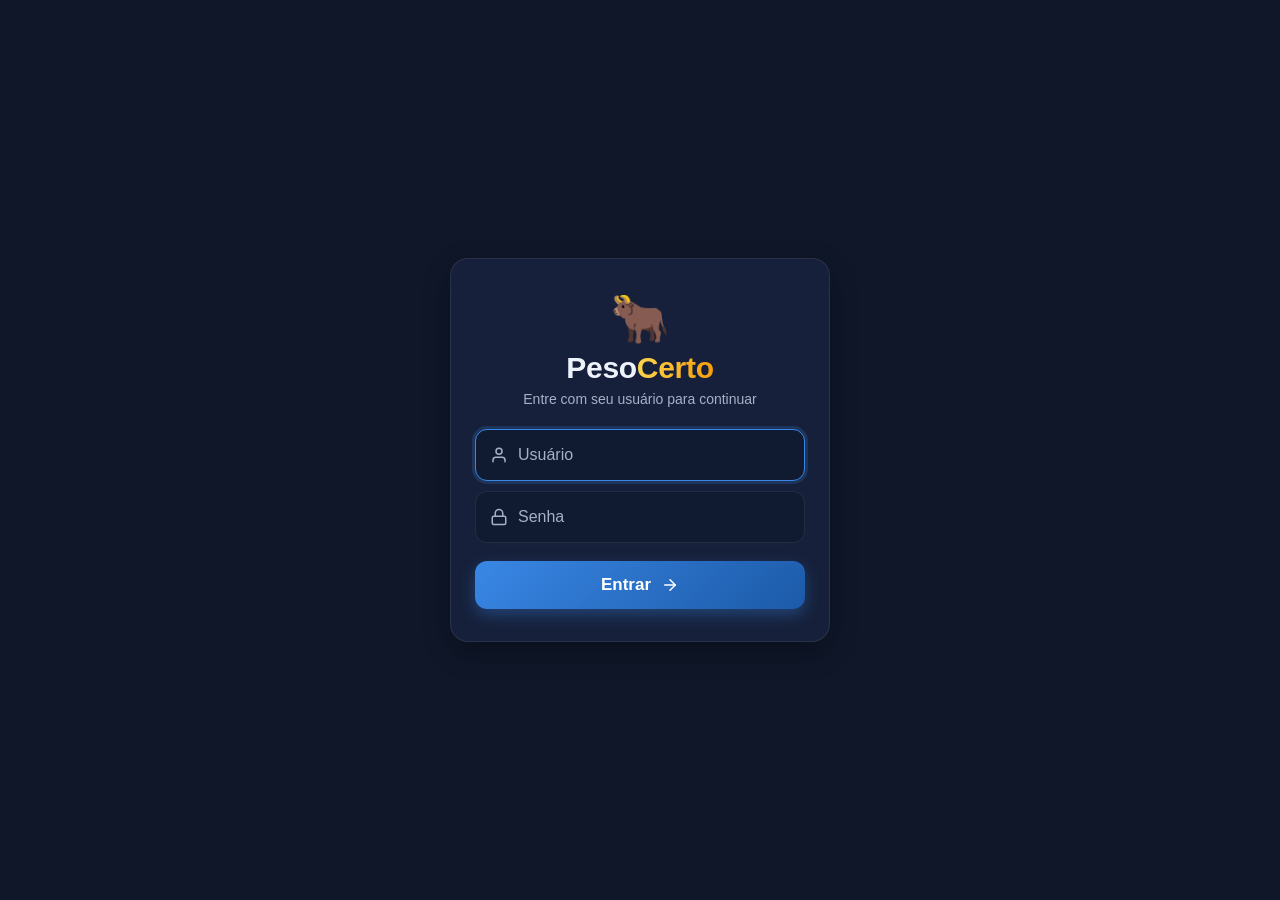
<file: index.html>
<!DOCTYPE html>
<html lang="pt-br">
<head>
    <meta charset="UTF-8">
    <meta name="viewport" content="width=device-width, initial-scale=1.0, maximum-scale=1.0, user-scalable=no">
    <title>Pesagem de Gado</title>
    <link rel="manifest" href="manifest.json">
    <meta name="theme-color" content="#1976d2">
    <link rel="icon" href="icon-192.png">
    <link rel="apple-touch-icon" href="icon-180.png">
    <meta name="mobile-web-app-capable" content="yes">
    <meta name="apple-mobile-web-app-capable" content="yes">
    <meta name="apple-mobile-web-app-title" content="Pesagem">
    <link rel="stylesheet" href="style.css">
</head>
<body>

<div id="telaLogin" class="tela ativa">
    <div class="loginCard">
        <div class="loginLogo">🐂</div>
        <h1 class="loginTitulo">Peso<span class="menuTituloDestaque">Certo</span></h1>
        <p class="loginSubtituloNovo">Entre com seu usuário para continuar</p>

        <div class="campoLogin">
            <svg viewBox="0 0 24 24" fill="none" stroke="currentColor" stroke-width="2" stroke-linecap="round" stroke-linejoin="round"><path d="M20 21v-2a4 4 0 0 0-4-4H8a4 4 0 0 0-4 4v2"></path><circle cx="12" cy="7" r="4"></circle></svg>
            <input id="loginUsuario" placeholder="Usuário">
        </div>
        <div class="campoLogin">
            <svg viewBox="0 0 24 24" fill="none" stroke="currentColor" stroke-width="2" stroke-linecap="round" stroke-linejoin="round"><rect x="3" y="11" width="18" height="11" rx="2"></rect><path d="M7 11V7a5 5 0 0 1 10 0v4"></path></svg>
            <input id="loginSenha" type="password" placeholder="Senha" onkeydown="if(event.key==='Enter') enviarLogin()">
        </div>

        <p id="loginErro" class="loginErro" style="display:none"></p>

        <button class="botaoEntrar" onclick="enviarLogin()">
            Entrar
            <svg viewBox="0 0 24 24" fill="none" stroke="currentColor" stroke-width="2" stroke-linecap="round" stroke-linejoin="round"><line x1="5" y1="12" x2="19" y2="12"></line><polyline points="12 5 19 12 12 19"></polyline></svg>
        </button>
    </div>
</div>

<div id="telaMenu" class="tela">
    <div class="menuHeader">
        <span class="menuLogo" aria-hidden="true">
            <svg viewBox="0 0 24 24" fill="none" stroke-linecap="round" stroke-linejoin="round">
                <path d="M4 4c0 3 1.5 4.5 4 4.5h8c2.5 0 4-1.5 4-4.5" stroke="#fbbf24" stroke-width="2"></path>
                <path d="M7 8.5v5a5 5 0 0 0 10 0v-5" stroke="#fff" stroke-width="2"></path>
                <path d="M9.5 17.5h5" stroke="#fff" stroke-width="2"></path>
                <circle cx="10" cy="12" r=".9" fill="#fff"></circle><circle cx="14" cy="12" r=".9" fill="#fff"></circle>
            </svg>
        </span>
        <div class="menuMarca">
            <h1 class="menuTitulo">Peso<span class="menuTituloDestaque">Certo</span></h1>
            <p class="menuSubtitulo"><span id="menuSaudacao">Olá</span><b id="menuNomeUsuario"></b><span class="menuFazenda" id="menuFazenda"></span></p>
        </div>
    </div>

    <div class="barraSync">
        <span id="statusSync" class="pillSync">⚠️ Sincronização não configurada</span>
        <button class="pillSino" id="btnSino" onclick="trocarTela('telaMensagens'); abrirTelaMensagensMobile();">
            <svg viewBox="0 0 24 24" fill="none" stroke="currentColor" stroke-width="2" stroke-linecap="round" stroke-linejoin="round"><path d="M18 8A6 6 0 0 0 6 8c0 7-3 9-3 9h18s-3-2-3-9"></path><path d="M13.73 21a2 2 0 0 1-3.46 0"></path></svg>
            <span class="badgeSino" id="badgeMensagens" style="display:none">0</span>
        </button>
        <button class="pillAcao" onclick="sincronizarAgora()">
            <svg viewBox="0 0 24 24" fill="none" stroke="currentColor" stroke-width="2" stroke-linecap="round" stroke-linejoin="round"><polyline points="23 4 23 10 17 10"></polyline><polyline points="1 20 1 14 7 14"></polyline><path d="M3.51 9a9 9 0 0 1 14.85-3.36L23 10M1 14l4.64 4.36A9 9 0 0 0 20.49 15"></path></svg>
        </button>
        <button class="pillPerfil" id="btnLoginLogout" onclick="sair()">
            <svg viewBox="0 0 24 24" fill="none" stroke="currentColor" stroke-width="2" stroke-linecap="round" stroke-linejoin="round"><path d="M9 21H5a2 2 0 0 1-2-2V5a2 2 0 0 1 2-2h4"></path><polyline points="16 17 21 12 16 7"></polyline><line x1="21" y1="12" x2="9" y2="12"></line></svg>
        </button>
    </div>

    <button class="cardMenuHero" onclick="abrirNovaPesagem()">
        <svg class="cardMenuHeroIconeFundo" viewBox="0 0 24 24" fill="none" stroke="currentColor" stroke-width="1.3" stroke-linecap="round" stroke-linejoin="round"><path d="M4.5 8c-1.5-1-2-3-1-4 1.3-.3 2.6.4 3.3 1.6"></path><path d="M19.5 8c1.5-1 2-3 1-4-1.3-.3-2.6.4-3.3 1.6"></path><path d="M6.5 9c0-2.5 2.5-4.5 5.5-4.5s5.5 2 5.5 4.5c0 3-1.5 6-2.5 7.5-.6 1-1 2-1 3H10c0-1-.4-2-1-3-1-1.5-2.5-4.5-2.5-7.5z"></path></svg>
        <span class="cardMenuHeroIcone">
            <svg viewBox="0 0 24 24" fill="none" stroke="currentColor" stroke-width="2" stroke-linecap="round" stroke-linejoin="round"><line x1="12" y1="5" x2="12" y2="19"></line><line x1="5" y1="12" x2="19" y2="12"></line></svg>
        </span>
        <span class="cardMenuHeroTextos">
            <strong>Nova Pesagem</strong>
            <small>Registre uma nova pesagem de forma rápida e fácil.</small>
        </span>
        <span class="cardMenuSeta"><svg viewBox="0 0 24 24" fill="none" stroke="currentColor" stroke-width="2" stroke-linecap="round" stroke-linejoin="round"><polyline points="9 18 15 12 9 6"></polyline></svg></span>
    </button>

    <div class="menuGrade2x2">
        <button class="cardMenu cardMenuAzul" onclick="abrirRelatorios()">
            <span class="cardMenuIcone">
                <svg viewBox="0 0 24 24" fill="none" stroke="currentColor" stroke-width="2" stroke-linecap="round" stroke-linejoin="round"><path d="M14 2H6a2 2 0 0 0-2 2v16a2 2 0 0 0 2 2h12a2 2 0 0 0 2-2V8z"></path><polyline points="14 2 14 8 20 8"></polyline><line x1="16" y1="13" x2="8" y2="13"></line><line x1="16" y1="17" x2="8" y2="17"></line></svg>
            </span>
            <strong>Relatórios</strong>
            <small>Visualize e gerencie seus relatórios.</small>
            <span class="cardMenuSeta"><svg viewBox="0 0 24 24" fill="none" stroke="currentColor" stroke-width="2" stroke-linecap="round" stroke-linejoin="round"><polyline points="9 18 15 12 9 6"></polyline></svg></span>
        </button>
        <button class="cardMenu cardMenuRoxo" onclick="abrirDashboard()">
            <span class="cardMenuIcone">
                <svg viewBox="0 0 24 24" fill="none" stroke="currentColor" stroke-width="2" stroke-linecap="round" stroke-linejoin="round"><line x1="18" y1="20" x2="18" y2="10"></line><line x1="12" y1="20" x2="12" y2="4"></line><line x1="6" y1="20" x2="6" y2="14"></line></svg>
            </span>
            <strong>Dashboard</strong>
            <small>Acompanhe seus indicadores em tempo real.</small>
            <span class="cardMenuSeta"><svg viewBox="0 0 24 24" fill="none" stroke="currentColor" stroke-width="2" stroke-linecap="round" stroke-linejoin="round"><polyline points="9 18 15 12 9 6"></polyline></svg></span>
        </button>
        <button class="cardMenu cardMenuVerde" id="btnMenuAlmoxarifado" style="display:none" onclick="trocarTela('telaSaidaAlmoxarifado'); abrirTelaSaidaAlmoxarifadoMobile();">
            <span class="cardMenuIcone">
                <svg viewBox="0 0 24 24" fill="none" stroke="currentColor" stroke-width="2" stroke-linecap="round" stroke-linejoin="round"><path d="M21 16V8a2 2 0 0 0-1-1.73l-7-4a2 2 0 0 0-2 0l-7 4A2 2 0 0 0 3 8v8a2 2 0 0 0 1 1.73l7 4a2 2 0 0 0 2 0l7-4A2 2 0 0 0 21 16z"></path><polyline points="3.27 6.96 12 12.01 20.73 6.96"></polyline><line x1="12" y1="22.08" x2="12" y2="12"></line></svg>
            </span>
            <strong>Saída de Produtos</strong>
            <small>Registre a saída de produtos do seu estoque.</small>
            <span class="cardMenuSeta"><svg viewBox="0 0 24 24" fill="none" stroke="currentColor" stroke-width="2" stroke-linecap="round" stroke-linejoin="round"><polyline points="9 18 15 12 9 6"></polyline></svg></span>
        </button>
        <button class="cardMenu cardMenuLaranja" id="btnMenuVacasMatriz" style="display:none" onclick="trocarTela('telaVacasMatrizMobile'); abrirTelaVacasMatrizMobile();">
            <span class="cardMenuIcone">
                <svg viewBox="0 0 24 24" fill="none" stroke="currentColor" stroke-width="1.7" stroke-linecap="round" stroke-linejoin="round"><path d="M5 8c-1.5-1-2-3-1-4 1.3-.3 2.6.4 3.3 1.6"></path><path d="M19 8c1.5-1 2-3 1-4-1.3-.3-2.6.4-3.3 1.6"></path><path d="M6 9c0-2.5 2.5-4.5 6-4.5s6 2 6 4.5c0 3-1.5 6-2.5 7.5-.7 1-1 2-1 3H9.5c0-1-.3-2-1-3C7.5 15 6 12 6 9z"></path><circle cx="9.5" cy="9.5" r="0.6" fill="currentColor" stroke="none"></circle><circle cx="14.5" cy="9.5" r="0.6" fill="currentColor" stroke="none"></circle><path d="M10.5 12.5c.6.5 2.4.5 3 0"></path></svg>
            </span>
            <strong>Vacas Matriz</strong>
            <small>Gerencie suas vacas matrizes.</small>
            <span class="cardMenuSeta"><svg viewBox="0 0 24 24" fill="none" stroke="currentColor" stroke-width="2" stroke-linecap="round" stroke-linejoin="round"><polyline points="9 18 15 12 9 6"></polyline></svg></span>
        </button>
        <button class="cardMenu cardMenuCiano" id="btnMenuClientes" style="display:none" onclick="abrirTelaClientes()">
            <span class="cardMenuIcone">
                <svg viewBox="0 0 24 24" fill="none" stroke="currentColor" stroke-width="2" stroke-linecap="round" stroke-linejoin="round"><path d="M17 21v-2a4 4 0 0 0-4-4H5a4 4 0 0 0-4 4v2"></path><circle cx="9" cy="7" r="4"></circle><path d="M23 21v-2a4 4 0 0 0-3-3.87"></path><path d="M16 3.13a4 4 0 0 1 0 7.75"></path></svg>
            </span>
            <strong>Clientes</strong>
            <small>Cadastro e contas para pagamento.</small>
            <span class="cardMenuSeta"><svg viewBox="0 0 24 24" fill="none" stroke="currentColor" stroke-width="2" stroke-linecap="round" stroke-linejoin="round"><polyline points="9 18 15 12 9 6"></polyline></svg></span>
        </button>
    </div>

    <div class="cardHoje">
        <div class="cardHojeTopo">
            <span class="cardMenuIcone">
                <svg viewBox="0 0 24 24" fill="none" stroke="currentColor" stroke-width="2" stroke-linecap="round" stroke-linejoin="round"><rect x="3" y="4" width="18" height="18" rx="2" ry="2"></rect><line x1="16" y1="2" x2="16" y2="6"></line><line x1="8" y1="2" x2="8" y2="6"></line><line x1="3" y1="10" x2="21" y2="10"></line></svg>
            </span>
            <span class="cardHojeTextos">
                <strong>Hoje</strong>
                <small>Resumo das atividades do dia</small>
            </span>
        </div>
        <div class="hojeGrade">
            <div class="hojeStat hojeStatAzul">
                <span class="hojeStatIcone"><svg viewBox="0 0 24 24" fill="none" stroke="currentColor" stroke-width="2" stroke-linecap="round" stroke-linejoin="round"><polyline points="22 12 18 12 15 21 9 3 6 12 2 12"></polyline></svg></span>
                <span class="hojeStatLabel">Pesagens</span>
                <span class="hojeStatValor" id="hojePesagens">0</span>
                <span class="hojeStatTendencia" id="hojePesagensTendencia">— 0</span>
            </div>
            <div class="hojeStat hojeStatAzul">
                <span class="hojeStatIcone"><svg viewBox="0 0 24 24" fill="none" stroke="currentColor" stroke-width="2" stroke-linecap="round" stroke-linejoin="round"><polygon points="12 2 2 7 12 12 22 7 12 2"></polygon><polyline points="2 17 12 22 22 17"></polyline><polyline points="2 12 12 17 22 12"></polyline></svg></span>
                <span class="hojeStatLabel">Animais Pesados</span>
                <span class="hojeStatValor" id="hojeAnimaisPesados">0</span>
                <span class="hojeStatTendencia" id="hojeAnimaisPesadosTendencia">— 0</span>
            </div>
            <div class="hojeStat hojeStatVerde">
                <span class="hojeStatIcone"><svg viewBox="0 0 24 24" fill="none" stroke="currentColor" stroke-width="2" stroke-linecap="round" stroke-linejoin="round"><line x1="12" y1="1" x2="12" y2="23"></line><path d="M17 5H9.5a3.5 3.5 0 0 0 0 7h5a3.5 3.5 0 0 1 0 7H6"></path></svg></span>
                <span class="hojeStatLabel">Vendas</span>
                <span class="hojeStatValor" id="hojeVendas">0</span>
                <span class="hojeStatTendencia" id="hojeVendasTendencia">— 0</span>
            </div>
            <div class="hojeStat hojeStatVerde">
                <span class="hojeStatIcone"><svg viewBox="0 0 24 24" fill="none" stroke="currentColor" stroke-width="2" stroke-linecap="round" stroke-linejoin="round"><path d="M20.59 13.41L13.42 20.58a2 2 0 0 1-2.83 0L2.59 12.58a2 2 0 0 1 0-2.83l7.17-7.17A2 2 0 0 1 11.17 2H18a2 2 0 0 1 2 2v6.59a2 2 0 0 1-.59 1.41z"></path><line x1="7" y1="7" x2="7.01" y2="7"></line></svg></span>
                <span class="hojeStatLabel">Animais Vendidos</span>
                <span class="hojeStatValor" id="hojeAnimaisVendidos">0</span>
                <span class="hojeStatTendencia" id="hojeAnimaisVendidosTendencia">— 0</span>
            </div>
            <div class="hojeStat hojeStatLaranja">
                <span class="hojeStatIcone"><svg viewBox="0 0 24 24" fill="none" stroke="currentColor" stroke-width="2" stroke-linecap="round" stroke-linejoin="round"><path d="M21 16V8a2 2 0 0 0-1-1.73l-7-4a2 2 0 0 0-2 0l-7 4A2 2 0 0 0 3 8v8a2 2 0 0 0 1 1.73l7 4a2 2 0 0 0 2 0l7-4A2 2 0 0 0 21 16z"></path><polyline points="3.27 6.96 12 12.01 20.73 6.96"></polyline><line x1="12" y1="22.08" x2="12" y2="12"></line></svg></span>
                <span class="hojeStatLabel">Saídas</span>
                <span class="hojeStatValor" id="hojeSaidas">0</span>
                <span class="hojeStatTendencia" id="hojeSaidasTendencia">— 0</span>
            </div>
            <div class="hojeStat hojeStatRoxo" id="hojeBlocoNascimentos" style="display:none">
                <span class="hojeStatIcone"><svg viewBox="0 0 24 24" fill="none" stroke="currentColor" stroke-width="2" stroke-linecap="round" stroke-linejoin="round"><path d="M20.8 4.6a5.5 5.5 0 0 0-7.8 0L12 5.6l-1-1a5.5 5.5 0 0 0-7.8 7.8l1 1L12 21l7.8-7.6 1-1a5.5 5.5 0 0 0 0-7.8z"></path></svg></span>
                <span class="hojeStatLabel">Nascimento do Dia</span>
                <span class="hojeStatValor" id="hojeNascimentos">0</span>
                <span class="hojeStatTendencia" id="hojeNascimentosTendencia">— 0</span>
            </div>
            <div class="hojeStat hojeStatVermelho" id="hojeBlocoApartar" style="display:none">
                <span class="hojeStatIcone"><svg viewBox="0 0 24 24" fill="none" stroke="currentColor" stroke-width="2" stroke-linecap="round" stroke-linejoin="round"><path d="M10.29 3.86L1.82 18a2 2 0 0 0 1.71 3h16.94a2 2 0 0 0 1.71-3L13.71 3.86a2 2 0 0 0-3.42 0z"></path><line x1="12" y1="9" x2="12" y2="13"></line><line x1="12" y1="17" x2="12.01" y2="17"></line></svg></span>
                <span class="hojeStatLabel">Bezerros p/ Apartar</span>
                <span class="hojeStatValor" id="hojeBezerrosApartar">0</span>
                <span class="hojeStatTendencia" id="hojeBezerrosApartarTendencia">— 0</span>
            </div>
            <div class="hojeStat hojeStatRoxo" id="hojeBlocoVacas" style="display:none">
                <span class="hojeStatIcone"><svg viewBox="0 0 24 24" fill="none" stroke="currentColor" stroke-width="1.7" stroke-linecap="round" stroke-linejoin="round"><path d="M5 8c-1.5-1-2-3-1-4 1.3-.3 2.6.4 3.3 1.6"></path><path d="M19 8c1.5-1 2-3 1-4-1.3-.3-2.6.4-3.3 1.6"></path><path d="M6 9c0-2.5 2.5-4.5 6-4.5s6 2 6 4.5c0 3-1.5 6-2.5 7.5-.7 1-1 2-1 3H9.5c0-1-.3-2-1-3C7.5 15 6 12 6 9z"></path><circle cx="9.5" cy="9.5" r="0.6" fill="currentColor" stroke="none"></circle><circle cx="14.5" cy="9.5" r="0.6" fill="currentColor" stroke="none"></circle></svg></span>
                <span class="hojeStatLabel">Vacas Matriz</span>
                <span class="hojeStatValor" id="hojeVacasTotal">0</span>
                <span class="hojeStatTendencia" id="hojeVacasTendencia">— 0</span>
            </div>
        </div>
    </div>

    <p class="menuRodape">PESO CERTO • HERLON REIS</p>
</div>

<div id="telaMensagens" class="tela">
    <div class="telaHeaderVoltar">
        <button class="botaoVoltarTela" onclick="trocarTela('telaMenu')" aria-label="Voltar ao Menu">
            <svg viewBox="0 0 24 24" fill="none" stroke="currentColor" stroke-width="2" stroke-linecap="round" stroke-linejoin="round"><polyline points="15 18 9 12 15 6"></polyline></svg>
        </button>
        <h2 class="telaHeaderTitulo">Avisos e mensagens</h2>
    </div>
    <div id="painelAvisos"></div>
    <div id="listaMensagensMobile"></div>
</div>

<div id="telaInicial" class="tela">
    <div class="telaHeaderVoltar npTopo">
        <button class="botaoVoltarTela" onclick="trocarTela('telaMenu')" aria-label="Voltar ao Menu">
            <svg viewBox="0 0 24 24" fill="none" stroke="currentColor" stroke-width="2" stroke-linecap="round" stroke-linejoin="round"><polyline points="15 18 9 12 15 6"></polyline></svg>
        </button>
        <h2 class="telaHeaderTitulo">Nova Pesagem</h2>
    </div>

    <div id="avisoVendaDosPesos" class="avisoVendaPesos" hidden>
        <span class="avisoVendaPesosIcone"><svg viewBox="0 0 24 24" fill="none" stroke="currentColor" stroke-width="2" stroke-linecap="round" stroke-linejoin="round" aria-hidden="true"><path d="M4 7h13l-3-3"></path><path d="M20 17H7l3 3"></path></svg></span>
        <div class="avisoVendaPesosTexto">
            <b id="avisoVendaDosPesosTitulo"></b>
            <span>Preencha o comprador, os valores e os critérios. Ao tocar em Iniciar Pesagem, os animais já entram calculados, cada um no seu lote.</span>
        </div>
        <button type="button" class="avisoVendaPesosCancelar" onclick="cancelarVendaDosPesos()" aria-label="Não usar os pesos da compra"><svg viewBox="0 0 24 24" fill="none" stroke="currentColor" stroke-width="2.4" stroke-linecap="round" aria-hidden="true"><path d="M6 6l12 12M18 6L6 18"></path></svg></button>
    </div>

    <!-- Operação: 3 botões grandes. O <select> continua sendo o campo de
         verdade (o código todo lê dele); os botões só escolhem a opção. -->
    <div class="npCampo npCampoOperacao">
        <span class="npRotulo">Operação</span>
        <div class="npSegmentos npOperacao" data-alvo="tipoOperacao" role="group" aria-label="Operação">
            <button type="button" data-valor="venda" onclick="escolherSegmentoNovaPesagem('tipoOperacao', 'venda')"><svg viewBox="0 0 24 24" fill="none" stroke="currentColor" stroke-width="2" stroke-linecap="round" stroke-linejoin="round" aria-hidden="true"><path d="M12 19V5"></path><path d="M5 12l7-7 7 7"></path></svg>Venda</button>
            <button type="button" data-valor="compra" onclick="escolherSegmentoNovaPesagem('tipoOperacao', 'compra')"><svg viewBox="0 0 24 24" fill="none" stroke="currentColor" stroke-width="2" stroke-linecap="round" stroke-linejoin="round" aria-hidden="true"><path d="M12 5v14"></path><path d="M19 12l-7 7-7-7"></path></svg>Compra</button>
            <button type="button" data-valor="transferencia" onclick="escolherSegmentoNovaPesagem('tipoOperacao', 'transferencia')"><svg viewBox="0 0 24 24" fill="none" stroke="currentColor" stroke-width="2" stroke-linecap="round" stroke-linejoin="round" aria-hidden="true"><path d="M4 7h13l-3-3"></path><path d="M20 17H7l3 3"></path></svg>Transferir</button>
        </div>
        <select id="tipoOperacao" class="npOculto" onchange="alternarModoOperacao()" aria-label="Operação">
            <option value="venda">Venda</option>
            <option value="compra">Compra</option>
            <option value="transferencia">Transferência</option>
        </select>
    </div>

    <div class="npCampo" id="cardNomeVendedor">
        <label class="npRotulo" for="nomeVendedor" id="labelNomeVendedor">Nome do comprador</label>
        <div class="npEntrada">
            <svg viewBox="0 0 24 24" fill="none" stroke="currentColor" stroke-width="2" stroke-linecap="round" stroke-linejoin="round" aria-hidden="true"><path d="M20 21v-2a4 4 0 0 0-4-4H8a4 4 0 0 0-4 4v2"></path><circle cx="12" cy="7" r="4"></circle></svg>
            <input id="nomeVendedor" placeholder="Nome do comprador" list="npSugestoesNomes" autocomplete="off" autocapitalize="words" enterkeyhint="next">
        </div>
        <datalist id="npSugestoesNomes"></datalist>
    </div>

    <p class="avisoTransferencia" id="avisoTransferencia" style="display:none">Pese os animais que vão mudar de lote. O custo deles é calculado sozinho: só o que o lote de origem <b>ainda não recuperou</b> em vendas, dividido pelos animais que restam — se o lote já deu lucro, eles vão com custo zero e o lucro fica no lote de origem.</p>

    <section class="npCriterio">
        <header class="npCriterioTopo"><span class="npCriterioNum">1</span><b class="criterioTitulo" id="tituloCriterio1">Critério 1</b></header>
        <div class="npCampo">
            <label class="npRotulo" for="descricao" id="labelLote1">Lote</label>
            <div class="npEntrada npEntradaSelect">
                <svg viewBox="0 0 24 24" fill="none" stroke="currentColor" stroke-width="2" stroke-linecap="round" stroke-linejoin="round" aria-hidden="true"><path d="M20.59 13.41l-7.17 7.17a2 2 0 0 1-2.83 0L2 12V2h10l8.59 8.59a2 2 0 0 1 0 2.82z"></path><circle cx="7" cy="7" r="1.3" fill="currentColor"></circle></svg>
                <select id="descricao">
                    <option value="">Sem lote</option>
                </select>
            </div>
        </div>
        <div class="npCampo" id="cardLoteDestino" style="display:none">
            <label class="npRotulo" for="loteDestinoTransf">Lote de destino</label>
            <div class="npEntrada npEntradaSelect">
                <svg viewBox="0 0 24 24" fill="none" stroke="currentColor" stroke-width="2" stroke-linecap="round" stroke-linejoin="round" aria-hidden="true"><path d="M5 12h14"></path><path d="M13 6l6 6-6 6"></path></svg>
                <select id="loteDestinoTransf">
                    <option value="">Selecione o lote</option>
                </select>
            </div>
        </div>
        <div class="npCampo" id="cardTipoPesagem1">
            <span class="npRotulo">Cobrar por</span>
            <div class="npSegmentos npTipo" data-alvo="tipoPesagem" role="group" aria-label="Tipo de pesagem">
                <button type="button" data-valor="vivo" onclick="escolherSegmentoNovaPesagem('tipoPesagem', 'vivo')">Kg</button>
                <button type="button" data-valor="arroba" onclick="escolherSegmentoNovaPesagem('tipoPesagem', 'arroba')">Arroba</button>
                <button type="button" data-valor="valor_animal" onclick="escolherSegmentoNovaPesagem('tipoPesagem', 'valor_animal')">Por animal</button>
            </div>
            <select id="tipoPesagem" class="npOculto" onchange="alternarTipoPesagem('')" aria-label="Tipo de pesagem">
                <option value="vivo">Peso Vivo (Kg)</option>
                <option value="arroba">Arroba (@)</option>
                <option value="valor_animal">Valor Fixo por Animal</option>
            </select>
        </div>
        <div class="npLinha">
            <div class="npCampo npCampoValor" id="cardValor1">
                <label class="npRotulo" for="valorKg">Valor <span class="npUnidade" id="valorUnidade">por kg</span></label>
                <input id="valorKg" class="npValor" placeholder="R$ 0,00" inputmode="decimal" oninput="formatarValorKg(this)">
            </div>
            <div class="npCampo npCampoRend" id="campoRendimentoArroba" style="display:none">
                <label class="npRotulo" for="rendimentoArroba">Rendimento</label>
                <div class="npEntradaSufixo"><input id="rendimentoArroba" placeholder="50" inputmode="decimal"><span>%</span></div>
            </div>
        </div>
        <div class="npCampo campoFaixaPeso npFaixa" id="cardFaixaPeso1">
            <label class="npRotulo" for="pesoMin">Faixa de peso <small>(opcional)</small></label>
            <div class="faixaPesoLinha"><input id="pesoMin" placeholder="De" inputmode="decimal"><span>até</span><input id="pesoMax" placeholder="Até" inputmode="decimal"><span>kg</span></div>
        </div>
    </section>

    <button class="btnAdicionarCriterio" id="btnAdicionarCriterio2" onclick="mostrarCriterioExtra(2)"><svg viewBox="0 0 24 24" fill="none" stroke="currentColor" stroke-width="2.2" stroke-linecap="round" aria-hidden="true"><path d="M12 5v14M5 12h14"></path></svg><span>Adicionar critério <small>outro lote ou outro preço</small></span></button>

    <div id="blocoCriterio2" style="display:none">
        <section class="npCriterio">
            <header class="npCriterioTopo"><span class="npCriterioNum">2</span><b class="criterioTitulo">Critério 2</b><button class="btnRemoverCriterio" onclick="removerCriterioExtra(2)" aria-label="Remover o Critério 2"><svg viewBox="0 0 24 24" fill="none" stroke="currentColor" stroke-width="2" stroke-linecap="round" stroke-linejoin="round" aria-hidden="true"><polyline points="3 6 5 6 21 6"></polyline><path d="M19 6l-1 14a2 2 0 0 1-2 2H8a2 2 0 0 1-2-2L5 6"></path><path d="M10 11v6M14 11v6"></path></svg>Remover</button></header>
            <div class="npCampo">
                <label class="npRotulo" for="descricao2">Lote</label>
                <div class="npEntrada npEntradaSelect">
                    <svg viewBox="0 0 24 24" fill="none" stroke="currentColor" stroke-width="2" stroke-linecap="round" stroke-linejoin="round" aria-hidden="true"><path d="M20.59 13.41l-7.17 7.17a2 2 0 0 1-2.83 0L2 12V2h10l8.59 8.59a2 2 0 0 1 0 2.82z"></path><circle cx="7" cy="7" r="1.3" fill="currentColor"></circle></svg>
                    <select id="descricao2">
                        <option value="">Sem lote</option>
                    </select>
                </div>
            </div>
            <div class="npCampo">
                <span class="npRotulo">Cobrar por</span>
                <div class="npSegmentos npTipo" data-alvo="tipoPesagem2" role="group" aria-label="Tipo de pesagem do Critério 2">
                    <button type="button" data-valor="vivo" onclick="escolherSegmentoNovaPesagem('tipoPesagem2', 'vivo')">Kg</button>
                    <button type="button" data-valor="arroba" onclick="escolherSegmentoNovaPesagem('tipoPesagem2', 'arroba')">Arroba</button>
                    <button type="button" data-valor="valor_animal" onclick="escolherSegmentoNovaPesagem('tipoPesagem2', 'valor_animal')">Por animal</button>
                </div>
                <select id="tipoPesagem2" class="npOculto" onchange="alternarTipoPesagem('2')" aria-label="Tipo de pesagem do Critério 2">
                    <option value="vivo">Peso Vivo (Kg)</option>
                    <option value="arroba">Arroba (@)</option>
                    <option value="valor_animal">Valor Fixo por Animal</option>
                </select>
            </div>
            <div class="npLinha">
                <div class="npCampo npCampoValor">
                    <label class="npRotulo" for="valorKg2">Valor <span class="npUnidade" id="valorUnidade2">por kg</span></label>
                    <input id="valorKg2" class="npValor" placeholder="R$ 0,00" inputmode="decimal" oninput="formatarValorKg(this)">
                </div>
                <div class="npCampo npCampoRend" id="campoRendimentoArroba2" style="display:none">
                    <label class="npRotulo" for="rendimentoArroba2">Rendimento</label>
                    <div class="npEntradaSufixo"><input id="rendimentoArroba2" placeholder="50" inputmode="decimal"><span>%</span></div>
                </div>
            </div>
            <div class="npCampo campoFaixaPeso npFaixa">
                <label class="npRotulo" for="pesoMin2">Faixa de peso <small>(opcional)</small></label>
                <div class="faixaPesoLinha"><input id="pesoMin2" placeholder="De" inputmode="decimal"><span>até</span><input id="pesoMax2" placeholder="Até" inputmode="decimal"><span>kg</span></div>
            </div>
        </section>
        <button class="btnAdicionarCriterio" id="btnAdicionarCriterio3" onclick="mostrarCriterioExtra(3)"><svg viewBox="0 0 24 24" fill="none" stroke="currentColor" stroke-width="2.2" stroke-linecap="round" aria-hidden="true"><path d="M12 5v14M5 12h14"></path></svg><span>Adicionar critério 3</span></button>
    </div>

    <div id="blocoCriterio3" style="display:none">
        <section class="npCriterio">
            <header class="npCriterioTopo"><span class="npCriterioNum">3</span><b class="criterioTitulo">Critério 3</b><button class="btnRemoverCriterio" onclick="removerCriterioExtra(3)" aria-label="Remover o Critério 3"><svg viewBox="0 0 24 24" fill="none" stroke="currentColor" stroke-width="2" stroke-linecap="round" stroke-linejoin="round" aria-hidden="true"><polyline points="3 6 5 6 21 6"></polyline><path d="M19 6l-1 14a2 2 0 0 1-2 2H8a2 2 0 0 1-2-2L5 6"></path><path d="M10 11v6M14 11v6"></path></svg>Remover</button></header>
            <div class="npCampo">
                <label class="npRotulo" for="descricao3">Lote</label>
                <div class="npEntrada npEntradaSelect">
                    <svg viewBox="0 0 24 24" fill="none" stroke="currentColor" stroke-width="2" stroke-linecap="round" stroke-linejoin="round" aria-hidden="true"><path d="M20.59 13.41l-7.17 7.17a2 2 0 0 1-2.83 0L2 12V2h10l8.59 8.59a2 2 0 0 1 0 2.82z"></path><circle cx="7" cy="7" r="1.3" fill="currentColor"></circle></svg>
                    <select id="descricao3">
                        <option value="">Sem lote</option>
                    </select>
                </div>
            </div>
            <div class="npCampo">
                <span class="npRotulo">Cobrar por</span>
                <div class="npSegmentos npTipo" data-alvo="tipoPesagem3" role="group" aria-label="Tipo de pesagem do Critério 3">
                    <button type="button" data-valor="vivo" onclick="escolherSegmentoNovaPesagem('tipoPesagem3', 'vivo')">Kg</button>
                    <button type="button" data-valor="arroba" onclick="escolherSegmentoNovaPesagem('tipoPesagem3', 'arroba')">Arroba</button>
                    <button type="button" data-valor="valor_animal" onclick="escolherSegmentoNovaPesagem('tipoPesagem3', 'valor_animal')">Por animal</button>
                </div>
                <select id="tipoPesagem3" class="npOculto" onchange="alternarTipoPesagem('3')" aria-label="Tipo de pesagem do Critério 3">
                    <option value="vivo">Peso Vivo (Kg)</option>
                    <option value="arroba">Arroba (@)</option>
                    <option value="valor_animal">Valor Fixo por Animal</option>
                </select>
            </div>
            <div class="npLinha">
                <div class="npCampo npCampoValor">
                    <label class="npRotulo" for="valorKg3">Valor <span class="npUnidade" id="valorUnidade3">por kg</span></label>
                    <input id="valorKg3" class="npValor" placeholder="R$ 0,00" inputmode="decimal" oninput="formatarValorKg(this)">
                </div>
                <div class="npCampo npCampoRend" id="campoRendimentoArroba3" style="display:none">
                    <label class="npRotulo" for="rendimentoArroba3">Rendimento</label>
                    <div class="npEntradaSufixo"><input id="rendimentoArroba3" placeholder="50" inputmode="decimal"><span>%</span></div>
                </div>
            </div>
            <div class="npCampo campoFaixaPeso npFaixa">
                <label class="npRotulo" for="pesoMin3">Faixa de peso <small>(opcional)</small></label>
                <div class="faixaPesoLinha"><input id="pesoMin3" placeholder="De" inputmode="decimal"><span>até</span><input id="pesoMax3" placeholder="Até" inputmode="decimal"><span>kg</span></div>
            </div>
        </section>
        <button class="btnAdicionarCriterio" id="btnAdicionarCriterio4" onclick="mostrarCriterioExtra(4)"><svg viewBox="0 0 24 24" fill="none" stroke="currentColor" stroke-width="2.2" stroke-linecap="round" aria-hidden="true"><path d="M12 5v14M5 12h14"></path></svg><span>Adicionar critério 4</span></button>
    </div>

    <div id="blocoCriterio4" style="display:none">
        <section class="npCriterio">
            <header class="npCriterioTopo"><span class="npCriterioNum">4</span><b class="criterioTitulo">Critério 4</b><button class="btnRemoverCriterio" onclick="removerCriterioExtra(4)" aria-label="Remover o Critério 4"><svg viewBox="0 0 24 24" fill="none" stroke="currentColor" stroke-width="2" stroke-linecap="round" stroke-linejoin="round" aria-hidden="true"><polyline points="3 6 5 6 21 6"></polyline><path d="M19 6l-1 14a2 2 0 0 1-2 2H8a2 2 0 0 1-2-2L5 6"></path><path d="M10 11v6M14 11v6"></path></svg>Remover</button></header>
            <div class="npCampo">
                <label class="npRotulo" for="descricao4">Lote</label>
                <div class="npEntrada npEntradaSelect">
                    <svg viewBox="0 0 24 24" fill="none" stroke="currentColor" stroke-width="2" stroke-linecap="round" stroke-linejoin="round" aria-hidden="true"><path d="M20.59 13.41l-7.17 7.17a2 2 0 0 1-2.83 0L2 12V2h10l8.59 8.59a2 2 0 0 1 0 2.82z"></path><circle cx="7" cy="7" r="1.3" fill="currentColor"></circle></svg>
                    <select id="descricao4">
                        <option value="">Sem lote</option>
                    </select>
                </div>
            </div>
            <div class="npCampo">
                <span class="npRotulo">Cobrar por</span>
                <div class="npSegmentos npTipo" data-alvo="tipoPesagem4" role="group" aria-label="Tipo de pesagem do Critério 4">
                    <button type="button" data-valor="vivo" onclick="escolherSegmentoNovaPesagem('tipoPesagem4', 'vivo')">Kg</button>
                    <button type="button" data-valor="arroba" onclick="escolherSegmentoNovaPesagem('tipoPesagem4', 'arroba')">Arroba</button>
                    <button type="button" data-valor="valor_animal" onclick="escolherSegmentoNovaPesagem('tipoPesagem4', 'valor_animal')">Por animal</button>
                </div>
                <select id="tipoPesagem4" class="npOculto" onchange="alternarTipoPesagem('4')" aria-label="Tipo de pesagem do Critério 4">
                    <option value="vivo">Peso Vivo (Kg)</option>
                    <option value="arroba">Arroba (@)</option>
                    <option value="valor_animal">Valor Fixo por Animal</option>
                </select>
            </div>
            <div class="npLinha">
                <div class="npCampo npCampoValor">
                    <label class="npRotulo" for="valorKg4">Valor <span class="npUnidade" id="valorUnidade4">por kg</span></label>
                    <input id="valorKg4" class="npValor" placeholder="R$ 0,00" inputmode="decimal" oninput="formatarValorKg(this)">
                </div>
                <div class="npCampo npCampoRend" id="campoRendimentoArroba4" style="display:none">
                    <label class="npRotulo" for="rendimentoArroba4">Rendimento</label>
                    <div class="npEntradaSufixo"><input id="rendimentoArroba4" placeholder="50" inputmode="decimal"><span>%</span></div>
                </div>
            </div>
            <div class="npCampo campoFaixaPeso npFaixa">
                <label class="npRotulo" for="pesoMin4">Faixa de peso <small>(opcional)</small></label>
                <div class="faixaPesoLinha"><input id="pesoMin4" placeholder="De" inputmode="decimal"><span>até</span><input id="pesoMax4" placeholder="Até" inputmode="decimal"><span>kg</span></div>
            </div>
        </section>
    </div>

    <!-- rodapé fixo: Iniciar sempre à mão, sem rolar até o fim -->
    <div class="npRodape">
        <!-- atalho pra compra/venda na perna sem pesar: só aparece em "Por animal" -->
        <button class="btnLancamentoRapido" id="btnLancamentoRapido" style="display:none" onclick="abrirLancamentoRapido()">
            <svg viewBox="0 0 24 24" fill="none" stroke="currentColor" stroke-width="2" stroke-linecap="round" stroke-linejoin="round" aria-hidden="true"><path d="M13 2L3 14h9l-1 8 10-12h-9z"></path></svg>
            <span><b>Lançar sem pesar</b><small>só a quantidade e o valor por animal</small></span>
        </button>
        <button class="btnGrande npIniciar" onclick="iniciarPesagem()">
            <svg viewBox="0 0 24 24" fill="currentColor" aria-hidden="true"><path d="M8 5.5v13a1 1 0 0 0 1.5.86l10.5-6.5a1 1 0 0 0 0-1.72L9.5 4.64A1 1 0 0 0 8 5.5z"></path></svg>
            Iniciar Pesagem
        </button>
    </div>
</div>

<div id="modalLancamentoRapido" class="modal">
    <div class="modal-box lrCaixa">
        <h2>Lançar sem pesar</h2>
        <p class="lrExplicacao">Para compra ou venda <b>na perna</b>: lança os animais de uma vez, com o valor por animal e <b>peso 0 kg</b> — o mesmo que lançar um por um.</p>
        <div class="lrResumo" id="lrResumo"></div>
        <label class="lrRotulo" for="lrQuantidade">Quantidade de animais</label>
        <input id="lrQuantidade" type="number" inputmode="numeric" min="1" max="5000" placeholder="Ex: 80" oninput="atualizarTotalLancamentoRapido()">
        <label class="lrRotulo" for="lrValor">Valor por animal</label>
        <input id="lrValor" inputmode="decimal" placeholder="R$ 0,00" oninput="formatarCampoMoedaRapido(this)">
        <div class="lrTotal" id="lrTotal"></div>
        <p id="lrErro" class="loginErro" style="display:none"></p>
        <div class="botoes">
            <button class="btn-nao" onclick="fecharLancamentoRapido()">Cancelar</button>
            <button class="btn-sim" id="lrBotaoLancar" onclick="confirmarLancamentoRapido()">Lançar</button>
        </div>
    </div>
</div>

<div id="telaConectarBalanca" class="tela">
    <h2>🔗 Conectar Balança</h2>
    <p class="loginSubtitulo">Conecte na balança Bluetooth antes de começar — o peso vai aparecer sozinho na tela e lançar automaticamente na lista.</p>
    <div id="statusConexaoBalanca" class="statusConexaoBalanca">Balança não conectada</div>
    <button class="btnGrande" id="btnConectarBalancaTela" onclick="conectarBalancaBluetooth()">📶 Conectar Balança</button>
    <button class="btnGrande" style="background:#666" onclick="pularConexaoBalanca()">Continuar sem balança</button>
    <button class="btnGrande" style="background:#666" onclick="voltarDeConectarBalanca()">← Voltar</button>
</div>

<div id="telaSaidaAlmoxarifado" class="tela">
    <div class="telaHeaderVoltar">
        <button class="botaoVoltarTela" onclick="trocarTela('telaMenu')" aria-label="Voltar ao Menu">
            <svg viewBox="0 0 24 24" fill="none" stroke="currentColor" stroke-width="2" stroke-linecap="round" stroke-linejoin="round"><polyline points="15 18 9 12 15 6"></polyline></svg>
        </button>
        <h2 class="telaHeaderTitulo">Saída de Produtos</h2>
    </div>

    <div id="saidaConteudo">
        <div class="campoCartao">
            <label class="campoCartaoLabel" for="saidaMobLoteInput">Lote</label>
            <select id="saidaMobLoteInput">
                <option value="">Selecione o lote</option>
            </select>
            <span class="campoCartaoSeta"><svg viewBox="0 0 24 24" fill="none" stroke="currentColor" stroke-width="2" stroke-linecap="round" stroke-linejoin="round"><polyline points="6 9 12 15 18 9"></polyline></svg></span>
        </div>

        <div class="campoCartao">
            <label class="campoCartaoLabel" for="saidaMobProdutoInput">Produto</label>
            <select id="saidaMobProdutoInput" onchange="atualizarPreviewSaidaMobile()">
                <option value="">Selecione o produto</option>
            </select>
            <span class="campoCartaoSeta"><svg viewBox="0 0 24 24" fill="none" stroke="currentColor" stroke-width="2" stroke-linecap="round" stroke-linejoin="round"><polyline points="6 9 12 15 18 9"></polyline></svg></span>
        </div>

        <button class="btnAdicionarCriterio" style="display:flex; align-items:center; justify-content:center; gap:10px;" onclick="abrirLeitorCodigoBarra()">
            <svg viewBox="0 0 24 24" fill="none" stroke="currentColor" stroke-width="2" stroke-linecap="round" stroke-linejoin="round" style="width:22px; height:22px; flex-shrink:0;"><path d="M23 19a2 2 0 0 1-2 2H3a2 2 0 0 1-2-2V8a2 2 0 0 1 2-2h4l2-3h6l2 3h4a2 2 0 0 1 2 2z"></path><circle cx="12" cy="13" r="4"></circle></svg>
            Ler Código de Barras
        </button>

        <div class="campoCartao">
            <label class="campoCartaoLabel" for="saidaMobQuantidadeInput">Quantidade</label>
            <input id="saidaMobQuantidadeInput" placeholder="0" inputmode="decimal" oninput="atualizarPreviewSaidaMobile()">
        </div>

        <p id="saidaMobPreview" class="textoAvisoTela"></p>
        <p id="saidaMobErro" class="loginErro" style="display:none"></p>

        <button class="btnGrande" onclick="confirmarSaidaEstoqueMobile()">
            <svg viewBox="0 0 24 24" fill="none" stroke="currentColor" stroke-width="2" stroke-linecap="round" stroke-linejoin="round" style="width:24px; height:24px; flex-shrink:0;"><path d="M22 11.08V12a10 10 0 1 1-5.93-9.14"></path><polyline points="22 4 12 14.01 9 11.01"></polyline></svg>
            Confirmar Saída
        </button>
    </div>
</div>

<div id="telaClientes" class="tela">
    <div class="telaHeaderVoltar">
        <button class="botaoVoltarTela" onclick="trocarTela('telaMenu')" aria-label="Voltar ao Menu">
            <svg viewBox="0 0 24 24" fill="none" stroke="currentColor" stroke-width="2" stroke-linecap="round" stroke-linejoin="round"><polyline points="15 18 9 12 15 6"></polyline></svg>
        </button>
        <h2 class="telaHeaderTitulo">Clientes</h2>
    </div>
    <div id="clientesConteudo"></div>
</div>
<div id="telaVacasMatrizMobile" class="tela">
    <div class="telaHeaderVoltar">
        <button class="botaoVoltarTela" onclick="trocarTela('telaMenu')" aria-label="Voltar ao Menu">
            <svg viewBox="0 0 24 24" fill="none" stroke="currentColor" stroke-width="2" stroke-linecap="round" stroke-linejoin="round"><polyline points="15 18 9 12 15 6"></polyline></svg>
        </button>
        <h2 class="telaHeaderTitulo">Vacas Matriz</h2>
    </div>

    <div id="vacasMatrizConteudo">
        <div class="cardHoje">
            <div class="cardHojeTopo">
                <span class="cardMenuIcone" style="background:rgba(217,130,43,0.18); color:#e8a866;">
                    <svg viewBox="0 0 24 24" fill="none" stroke="currentColor" stroke-width="1.7" stroke-linecap="round" stroke-linejoin="round"><path d="M5 8c-1.5-1-2-3-1-4 1.3-.3 2.6.4 3.3 1.6"></path><path d="M19 8c1.5-1 2-3 1-4-1.3-.3-2.6.4-3.3 1.6"></path><path d="M6 9c0-2.5 2.5-4.5 6-4.5s6 2 6 4.5c0 3-1.5 6-2.5 7.5-.7 1-1 2-1 3H9.5c0-1-.3-2-1-3C7.5 15 6 12 6 9z"></path><circle cx="9.5" cy="9.5" r="0.6" fill="currentColor" stroke="none"></circle><circle cx="14.5" cy="9.5" r="0.6" fill="currentColor" stroke="none"></circle></svg>
                </span>
                <span class="cardHojeTextos">
                    <strong>Resumo do Rebanho</strong>
                    <small>Toque num alerta pra já resolver</small>
                </span>
            </div>
            <div class="hojeGrade">
                <div class="hojeStat hojeStatAzul">
                    <span class="hojeStatIcone"><svg viewBox="0 0 24 24" fill="none" stroke="currentColor" stroke-width="1.7" stroke-linecap="round" stroke-linejoin="round"><path d="M5 8c-1.5-1-2-3-1-4 1.3-.3 2.6.4 3.3 1.6"></path><path d="M19 8c1.5-1 2-3 1-4-1.3-.3-2.6.4-3.3 1.6"></path><path d="M6 9c0-2.5 2.5-4.5 6-4.5s6 2 6 4.5c0 3-1.5 6-2.5 7.5-.7 1-1 2-1 3H9.5c0-1-.3-2-1-3C7.5 15 6 12 6 9z"></path><circle cx="9.5" cy="9.5" r="0.6" fill="currentColor" stroke="none"></circle><circle cx="14.5" cy="9.5" r="0.6" fill="currentColor" stroke="none"></circle></svg></span>
                    <span class="hojeStatLabel">Vacas Ativas</span>
                    <span class="hojeStatValor" id="vacasResumoAtivas">0</span>
                </div>
                <div class="hojeStat hojeStatVerde">
                    <span class="hojeStatIcone"><svg viewBox="0 0 24 24" fill="none" stroke="currentColor" stroke-width="2" stroke-linecap="round" stroke-linejoin="round"><path d="M20.8 4.6a5.5 5.5 0 0 0-7.8 0L12 5.6l-1-1a5.5 5.5 0 0 0-7.8 7.8l1 1L12 21l7.8-7.6 1-1a5.5 5.5 0 0 0 0-7.8z"></path></svg></span>
                    <span class="hojeStatLabel">Bezerros Vivos</span>
                    <span class="hojeStatValor" id="vacasResumoBezerros">0</span>
                </div>
                <button class="hojeStat hojeStatLaranja hojeStatClicavel" onclick="trocarTela('telaApartacaoMobile'); abrirTelaApartacaoMobile();">
                    <span class="hojeStatIcone"><svg viewBox="0 0 24 24" fill="none" stroke="currentColor" stroke-width="2" stroke-linecap="round" stroke-linejoin="round"><path d="M22 11.08V12a10 10 0 1 1-5.93-9.14"></path><polyline points="22 4 12 14.01 9 11.01"></polyline></svg></span>
                    <span class="hojeStatLabel">Prontos p/ Apartar</span>
                    <span class="hojeStatValor" id="vacasResumoApartar">0</span>
                </button>
                <button class="hojeStat hojeStatRoxo hojeStatClicavel" onclick="trocarTela('telaVacinaMobile'); abrirTelaVacinaMobile();">
                    <span class="hojeStatIcone"><svg viewBox="0 0 24 24" fill="none" stroke="currentColor" stroke-width="2" stroke-linecap="round" stroke-linejoin="round"><path d="M12 2.69l5.66 5.66a8 8 0 1 1-11.31 0z"></path></svg></span>
                    <span class="hojeStatLabel">Vacina Pendente</span>
                    <span class="hojeStatValor" id="vacasResumoVacina">0</span>
                </button>
            </div>
        </div>

        <div class="vacasAcaoGrade">
            <button class="vacasAcaoCard" onclick="trocarTela('telaNovoNascimentoMobile'); abrirTelaNovoNascimentoMobile();">
                <span class="hojeStatIcone hojeStatIconeVerde"><svg viewBox="0 0 24 24" fill="none" stroke="currentColor" stroke-width="2" stroke-linecap="round" stroke-linejoin="round"><path d="M20.8 4.6a5.5 5.5 0 0 0-7.8 0L12 5.6l-1-1a5.5 5.5 0 0 0-7.8 7.8l1 1L12 21l7.8-7.6 1-1a5.5 5.5 0 0 0 0-7.8z"></path></svg></span>
                <span class="vacasAcaoLabel">Registrar Nascimento</span>
            </button>
            <button class="vacasAcaoCard" onclick="trocarTela('telaApartacaoMobile'); abrirTelaApartacaoMobile();">
                <span class="hojeStatIcone hojeStatIconeAzul"><svg viewBox="0 0 24 24" fill="none" stroke="currentColor" stroke-width="2" stroke-linecap="round" stroke-linejoin="round"><path d="M22 11.08V12a10 10 0 1 1-5.93-9.14"></path><polyline points="22 4 12 14.01 9 11.01"></polyline></svg></span>
                <span class="vacasAcaoLabel">Registrar Apartação</span>
            </button>
            <button class="vacasAcaoCard" onclick="trocarTela('telaVacinaMobile'); abrirTelaVacinaMobile();">
                <span class="hojeStatIcone hojeStatIconeRoxo"><svg viewBox="0 0 24 24" fill="none" stroke="currentColor" stroke-width="2" stroke-linecap="round" stroke-linejoin="round"><path d="M12 2.69l5.66 5.66a8 8 0 1 1-11.31 0z"></path></svg></span>
                <span class="vacasAcaoLabel">Vacinar (Brucelose)</span>
            </button>
            <button class="vacasAcaoCard" onclick="trocarTela('telaMorteMobile'); abrirTelaMorteMobile();">
                <span class="hojeStatIcone hojeStatIconeVermelho"><svg viewBox="0 0 24 24" fill="none" stroke="currentColor" stroke-width="2" stroke-linecap="round" stroke-linejoin="round"><circle cx="12" cy="12" r="10"></circle><line x1="8" y1="12" x2="16" y2="12"></line></svg></span>
                <span class="vacasAcaoLabel">Registrar Morte</span>
            </button>
            <button class="vacasAcaoCard" onclick="trocarTela('telaVacasListaMobile'); abrirTelaVacasListaMobile();">
                <span class="hojeStatIcone hojeStatIconeLaranja"><svg viewBox="0 0 24 24" fill="none" stroke="currentColor" stroke-width="1.7" stroke-linecap="round" stroke-linejoin="round"><path d="M5 8c-1.5-1-2-3-1-4 1.3-.3 2.6.4 3.3 1.6"></path><path d="M19 8c1.5-1 2-3 1-4-1.3-.3-2.6.4-3.3 1.6"></path><path d="M6 9c0-2.5 2.5-4.5 6-4.5s6 2 6 4.5c0 3-1.5 6-2.5 7.5-.7 1-1 2-1 3H9.5c0-1-.3-2-1-3C7.5 15 6 12 6 9z"></path><circle cx="9.5" cy="9.5" r="0.6" fill="currentColor" stroke="none"></circle><circle cx="14.5" cy="9.5" r="0.6" fill="currentColor" stroke="none"></circle></svg></span>
                <span class="vacasAcaoLabel">Ver Vacas</span>
            </button>
            <button class="vacasAcaoCard" onclick="trocarTela('telaNascimentosListaMobile'); abrirTelaNascimentosListaMobile();">
                <span class="hojeStatIcone hojeStatIconeAzul"><svg viewBox="0 0 24 24" fill="none" stroke="currentColor" stroke-width="2" stroke-linecap="round" stroke-linejoin="round"><path d="M14 2H6a2 2 0 0 0-2 2v16a2 2 0 0 0 2 2h12a2 2 0 0 0 2-2V8z"></path><polyline points="14 2 14 8 20 8"></polyline><line x1="16" y1="13" x2="8" y2="13"></line><line x1="16" y1="17" x2="8" y2="17"></line></svg></span>
                <span class="vacasAcaoLabel">Ver Nascimentos</span>
            </button>
        </div>
    </div>
</div>

<div id="telaNovoNascimentoMobile" class="tela">
    <div class="telaHeaderVoltar">
        <button class="botaoVoltarTela" onclick="trocarTela('telaVacasMatrizMobile')" aria-label="Voltar">
            <svg viewBox="0 0 24 24" fill="none" stroke="currentColor" stroke-width="2" stroke-linecap="round" stroke-linejoin="round"><polyline points="15 18 9 12 15 6"></polyline></svg>
        </button>
        <h2 class="telaHeaderTitulo">Registrar Nascimento</h2>
    </div>
    <div id="nascMobConteudo">
        <div class="campoCartao">
            <label class="campoCartaoLabel" for="nascMobVacaMaeInput">Vaca Mãe</label>
            <select id="nascMobVacaMaeInput">
                <option value="">Selecione a vaca mãe</option>
            </select>
            <span class="campoCartaoSeta"><svg viewBox="0 0 24 24" fill="none" stroke="currentColor" stroke-width="2" stroke-linecap="round" stroke-linejoin="round"><polyline points="6 9 12 15 18 9"></polyline></svg></span>
        </div>
        <div class="campoCartao">
            <label class="campoCartaoLabel" for="nascMobNumeroBezerroInput">Número (brinco) do Bezerro</label>
            <input id="nascMobNumeroBezerroInput" placeholder="Ex: 123">
        </div>
        <div class="campoCartao">
            <label class="campoCartaoLabel" for="nascMobSexoInput">Sexo (opcional)</label>
            <select id="nascMobSexoInput">
                <option value="">Sexo (opcional)</option>
                <option value="macho">Macho</option>
                <option value="femea">Fêmea</option>
            </select>
            <span class="campoCartaoSeta"><svg viewBox="0 0 24 24" fill="none" stroke="currentColor" stroke-width="2" stroke-linecap="round" stroke-linejoin="round"><polyline points="6 9 12 15 18 9"></polyline></svg></span>
        </div>
        <div class="campoCartao">
            <label class="campoCartaoLabel" for="nascMobPesoInput">Peso ao Nascer (kg, opcional)</label>
            <input id="nascMobPesoInput" placeholder="0" inputmode="decimal">
        </div>
        <div class="campoCartao">
            <label class="campoCartaoLabel" for="nascMobDataInput">Data de Nascimento</label>
            <input id="nascMobDataInput" type="date">
        </div>
        <div class="campoCartao">
            <label class="campoCartaoLabel" for="nascMobPastoInput">Pasto</label>
            <select id="nascMobPastoInput">
                <option value="">Sem pasto definido</option>
            </select>
            <span class="campoCartaoSeta"><svg viewBox="0 0 24 24" fill="none" stroke="currentColor" stroke-width="2" stroke-linecap="round" stroke-linejoin="round"><polyline points="6 9 12 15 18 9"></polyline></svg></span>
        </div>
        <p id="nascMobErro" class="loginErro" style="display:none"></p>
        <button class="btnGrande" onclick="confirmarNovoNascimentoMobile()">
            <svg viewBox="0 0 24 24" fill="none" stroke="currentColor" stroke-width="2" stroke-linecap="round" stroke-linejoin="round" style="width:22px; height:22px; flex-shrink:0;"><path d="M20.8 4.6a5.5 5.5 0 0 0-7.8 0L12 5.6l-1-1a5.5 5.5 0 0 0-7.8 7.8l1 1L12 21l7.8-7.6 1-1a5.5 5.5 0 0 0 0-7.8z"></path></svg>
            Confirmar Nascimento
        </button>
    </div>
</div>

<div id="telaApartacaoMobile" class="tela">
    <div class="telaHeaderVoltar">
        <button class="botaoVoltarTela" onclick="trocarTela('telaVacasMatrizMobile')" aria-label="Voltar">
            <svg viewBox="0 0 24 24" fill="none" stroke="currentColor" stroke-width="2" stroke-linecap="round" stroke-linejoin="round"><polyline points="15 18 9 12 15 6"></polyline></svg>
        </button>
        <h2 class="telaHeaderTitulo">Registrar Apartação</h2>
    </div>
    <div id="apartacaoMobConteudo">
        <div class="campoCartao">
            <label class="campoCartaoLabel" for="apartacaoMobBezerroInput">Bezerro</label>
            <select id="apartacaoMobBezerroInput">
                <option value="">Selecione o bezerro</option>
            </select>
            <span class="campoCartaoSeta"><svg viewBox="0 0 24 24" fill="none" stroke="currentColor" stroke-width="2" stroke-linecap="round" stroke-linejoin="round"><polyline points="6 9 12 15 18 9"></polyline></svg></span>
        </div>
        <div class="campoCartao">
            <label class="campoCartaoLabel" for="apartacaoMobPesoInput">Peso na Apartação (kg, opcional)</label>
            <input id="apartacaoMobPesoInput" placeholder="0" inputmode="decimal">
        </div>
        <p id="apartacaoMobErro" class="loginErro" style="display:none"></p>
        <button class="btnGrande" onclick="confirmarApartacaoMobile()">
            <svg viewBox="0 0 24 24" fill="none" stroke="currentColor" stroke-width="2" stroke-linecap="round" stroke-linejoin="round" style="width:22px; height:22px; flex-shrink:0;"><path d="M22 11.08V12a10 10 0 1 1-5.93-9.14"></path><polyline points="22 4 12 14.01 9 11.01"></polyline></svg>
            Confirmar Apartação
        </button>
    </div>
</div>

<div id="telaMorteMobile" class="tela">
    <div class="telaHeaderVoltar">
        <button class="botaoVoltarTela" onclick="trocarTela('telaVacasMatrizMobile')" aria-label="Voltar">
            <svg viewBox="0 0 24 24" fill="none" stroke="currentColor" stroke-width="2" stroke-linecap="round" stroke-linejoin="round"><polyline points="15 18 9 12 15 6"></polyline></svg>
        </button>
        <h2 class="telaHeaderTitulo">Registrar Morte</h2>
    </div>
    <div id="morteMobConteudo">
        <div class="campoCartao">
            <label class="campoCartaoLabel" for="morteMobTipoInput">Tipo de Animal</label>
            <select id="morteMobTipoInput" onchange="atualizarSelectAnimalMorteMobile()">
                <option value="vaca">Vaca Matriz</option>
                <option value="bezerro">Bezerro</option>
            </select>
            <span class="campoCartaoSeta"><svg viewBox="0 0 24 24" fill="none" stroke="currentColor" stroke-width="2" stroke-linecap="round" stroke-linejoin="round"><polyline points="6 9 12 15 18 9"></polyline></svg></span>
        </div>
        <div class="campoCartao">
            <label class="campoCartaoLabel" for="morteMobAnimalInput">Animal</label>
            <select id="morteMobAnimalInput">
                <option value="">Selecione</option>
            </select>
            <span class="campoCartaoSeta"><svg viewBox="0 0 24 24" fill="none" stroke="currentColor" stroke-width="2" stroke-linecap="round" stroke-linejoin="round"><polyline points="6 9 12 15 18 9"></polyline></svg></span>
        </div>
        <div class="campoCartao">
            <label class="campoCartaoLabel" for="morteMobCausaInput">Causa (opcional)</label>
            <input id="morteMobCausaInput" placeholder="Ex: doença, acidente">
        </div>
        <p id="morteMobErro" class="loginErro" style="display:none"></p>
        <button class="btnGrande" style="background:linear-gradient(135deg, #e14b3d, #b71c1c)" onclick="confirmarMorteMobile()">
            <svg viewBox="0 0 24 24" fill="none" stroke="currentColor" stroke-width="2" stroke-linecap="round" stroke-linejoin="round" style="width:22px; height:22px; flex-shrink:0;"><circle cx="12" cy="12" r="10"></circle><line x1="8" y1="12" x2="16" y2="12"></line></svg>
            Confirmar Morte
        </button>
    </div>
</div>

<div id="telaVacinaMobile" class="tela">
    <div class="telaHeaderVoltar">
        <button class="botaoVoltarTela" onclick="trocarTela('telaVacasMatrizMobile')" aria-label="Voltar">
            <svg viewBox="0 0 24 24" fill="none" stroke="currentColor" stroke-width="2" stroke-linecap="round" stroke-linejoin="round"><polyline points="15 18 9 12 15 6"></polyline></svg>
        </button>
        <h2 class="telaHeaderTitulo">Vacinar (Brucelose)</h2>
    </div>
    <div id="vacinaMobConteudo">
        <div class="campoCartao">
            <label class="campoCartaoLabel" for="vacinaMobBezerraInput">Bezerra</label>
            <select id="vacinaMobBezerraInput">
                <option value="">Selecione a bezerra</option>
            </select>
            <span class="campoCartaoSeta"><svg viewBox="0 0 24 24" fill="none" stroke="currentColor" stroke-width="2" stroke-linecap="round" stroke-linejoin="round"><polyline points="6 9 12 15 18 9"></polyline></svg></span>
        </div>
        <p id="vacinaMobErro" class="loginErro" style="display:none"></p>
        <button class="btnGrande" style="background:linear-gradient(135deg, #a45de0, #6a1b9a)" onclick="confirmarVacinaMobile()">
            <svg viewBox="0 0 24 24" fill="none" stroke="currentColor" stroke-width="2" stroke-linecap="round" stroke-linejoin="round" style="width:22px; height:22px; flex-shrink:0;"><path d="M12 2.69l5.66 5.66a8 8 0 1 1-11.31 0z"></path></svg>
            Confirmar Vacinação
        </button>
    </div>
</div>

<div id="telaEditarVacaMobile" class="tela">
    <div class="telaHeaderVoltar">
        <button class="botaoVoltarTela" onclick="trocarTela('telaVacasListaMobile')" aria-label="Voltar">
            <svg viewBox="0 0 24 24" fill="none" stroke="currentColor" stroke-width="2" stroke-linecap="round" stroke-linejoin="round"><polyline points="15 18 9 12 15 6"></polyline></svg>
        </button>
        <h2 class="telaHeaderTitulo">Editar Vaca</h2>
    </div>
    <div id="editVacaMobConteudo">
        <div class="campoCartao">
            <label class="campoCartaoLabel" for="editVacaMobNumeroInput">Número (brinco)</label>
            <input id="editVacaMobNumeroInput" placeholder="Ex: 123">
        </div>
        <div class="campoCartao">
            <label class="campoCartaoLabel" for="editVacaMobApelidoInput">Apelido (opcional)</label>
            <input id="editVacaMobApelidoInput" placeholder="Ex: Mimosa">
        </div>
        <div class="campoCartao">
            <label class="campoCartaoLabel" for="editVacaMobRacaInput">Raça (opcional)</label>
            <input id="editVacaMobRacaInput" placeholder="Ex: Nelore">
        </div>
        <div class="campoCartao">
            <label class="campoCartaoLabel" for="editVacaMobDataNascimentoInput">Data de Nascimento</label>
            <input id="editVacaMobDataNascimentoInput" type="date">
        </div>
        <div class="campoCartao">
            <label class="campoCartaoLabel" for="editVacaMobPastoInput">Pasto</label>
            <select id="editVacaMobPastoInput">
                <option value="">Sem pasto definido</option>
            </select>
            <span class="campoCartaoSeta"><svg viewBox="0 0 24 24" fill="none" stroke="currentColor" stroke-width="2" stroke-linecap="round" stroke-linejoin="round"><polyline points="6 9 12 15 18 9"></polyline></svg></span>
        </div>
        <p id="editVacaMobErro" class="loginErro" style="display:none"></p>
        <button class="btnGrande" onclick="salvarEdicaoVacaMobile()">
            <svg viewBox="0 0 24 24" fill="none" stroke="currentColor" stroke-width="2" stroke-linecap="round" stroke-linejoin="round" style="width:22px; height:22px; flex-shrink:0;"><path d="M22 11.08V12a10 10 0 1 1-5.93-9.14"></path><polyline points="22 4 12 14.01 9 11.01"></polyline></svg>
            Salvar Alterações
        </button>
    </div>
</div>

<div id="telaEditarNascimentoMobile" class="tela">
    <div class="telaHeaderVoltar">
        <button class="botaoVoltarTela" onclick="trocarTela('telaNascimentosListaMobile')" aria-label="Voltar">
            <svg viewBox="0 0 24 24" fill="none" stroke="currentColor" stroke-width="2" stroke-linecap="round" stroke-linejoin="round"><polyline points="15 18 9 12 15 6"></polyline></svg>
        </button>
        <h2 class="telaHeaderTitulo">Editar Nascimento</h2>
    </div>
    <div id="editNascMobConteudo">
        <div class="campoCartao">
            <label class="campoCartaoLabel" for="editNascMobVacaMaeInput">Vaca Mãe</label>
            <select id="editNascMobVacaMaeInput">
                <option value="">Selecione a vaca mãe</option>
            </select>
            <span class="campoCartaoSeta"><svg viewBox="0 0 24 24" fill="none" stroke="currentColor" stroke-width="2" stroke-linecap="round" stroke-linejoin="round"><polyline points="6 9 12 15 18 9"></polyline></svg></span>
        </div>
        <div class="campoCartao">
            <label class="campoCartaoLabel" for="editNascMobNumeroBezerroInput">Número (brinco) do Bezerro</label>
            <input id="editNascMobNumeroBezerroInput" placeholder="Ex: 123">
        </div>
        <div class="campoCartao">
            <label class="campoCartaoLabel" for="editNascMobSexoInput">Sexo (opcional)</label>
            <select id="editNascMobSexoInput">
                <option value="">Sexo (opcional)</option>
                <option value="macho">Macho</option>
                <option value="femea">Fêmea</option>
            </select>
            <span class="campoCartaoSeta"><svg viewBox="0 0 24 24" fill="none" stroke="currentColor" stroke-width="2" stroke-linecap="round" stroke-linejoin="round"><polyline points="6 9 12 15 18 9"></polyline></svg></span>
        </div>
        <div class="campoCartao">
            <label class="campoCartaoLabel" for="editNascMobPesoInput">Peso ao Nascer (kg, opcional)</label>
            <input id="editNascMobPesoInput" placeholder="0" inputmode="decimal">
        </div>
        <div class="campoCartao">
            <label class="campoCartaoLabel" for="editNascMobDataInput">Data de Nascimento</label>
            <input id="editNascMobDataInput" type="date">
        </div>
        <div class="campoCartao">
            <label class="campoCartaoLabel" for="editNascMobPastoInput">Pasto</label>
            <select id="editNascMobPastoInput">
                <option value="">Sem pasto definido</option>
            </select>
            <span class="campoCartaoSeta"><svg viewBox="0 0 24 24" fill="none" stroke="currentColor" stroke-width="2" stroke-linecap="round" stroke-linejoin="round"><polyline points="6 9 12 15 18 9"></polyline></svg></span>
        </div>
        <p id="editNascMobErro" class="loginErro" style="display:none"></p>
        <button class="btnGrande" onclick="salvarEdicaoNascimentoMobile()">
            <svg viewBox="0 0 24 24" fill="none" stroke="currentColor" stroke-width="2" stroke-linecap="round" stroke-linejoin="round" style="width:22px; height:22px; flex-shrink:0;"><path d="M22 11.08V12a10 10 0 1 1-5.93-9.14"></path><polyline points="22 4 12 14.01 9 11.01"></polyline></svg>
            Salvar Alterações
        </button>
    </div>
</div>

<div id="telaVacasListaMobile" class="tela">
    <div class="telaHeaderVoltar">
        <button class="botaoVoltarTela" onclick="trocarTela('telaVacasMatrizMobile')" aria-label="Voltar">
            <svg viewBox="0 0 24 24" fill="none" stroke="currentColor" stroke-width="2" stroke-linecap="round" stroke-linejoin="round"><polyline points="15 18 9 12 15 6"></polyline></svg>
        </button>
        <h2 class="telaHeaderTitulo">Vacas Matriz</h2>
    </div>
    <div class="buscaRelatorio">
        <svg viewBox="0 0 24 24" fill="none" stroke="currentColor" stroke-width="2" stroke-linecap="round" stroke-linejoin="round"><circle cx="11" cy="11" r="7"></circle><line x1="21" y1="21" x2="16.65" y2="16.65"></line></svg>
        <input id="buscaVacaMobile" placeholder="Buscar por número ou apelido" oninput="mostrarVacasListaMobile()">
    </div>
    <div id="listaVacasMobile" class="listaPesosAtual listaVacasMatriz" style="height:auto; max-height:65vh"></div>
</div>

<div id="telaNascimentosListaMobile" class="tela">
    <div class="telaHeaderVoltar">
        <button class="botaoVoltarTela" onclick="trocarTela('telaVacasMatrizMobile')" aria-label="Voltar">
            <svg viewBox="0 0 24 24" fill="none" stroke="currentColor" stroke-width="2" stroke-linecap="round" stroke-linejoin="round"><polyline points="15 18 9 12 15 6"></polyline></svg>
        </button>
        <h2 class="telaHeaderTitulo">Nascimentos</h2>
    </div>
    <div class="buscaRelatorio">
        <svg viewBox="0 0 24 24" fill="none" stroke="currentColor" stroke-width="2" stroke-linecap="round" stroke-linejoin="round"><circle cx="11" cy="11" r="7"></circle><line x1="21" y1="21" x2="16.65" y2="16.65"></line></svg>
        <input id="buscaNascimentoMobile" placeholder="Buscar por número do bezerro ou mãe" oninput="mostrarNascimentosListaMobile()">
    </div>
    <div id="listaNascimentosMobile" class="listaPesosAtual listaVacasMatriz" style="height:auto; max-height:65vh"></div>
</div>

<div id="telaPesagem" class="tela">
    <div class="faixaConferencia" id="faixaConferencia" hidden><b>CONFERÊNCIA</b><span id="faixaConferenciaTexto"></span></div>
    <div class="sliderConfirm sliderConfirmTopo">
        <div class="sliderTrack" id="sliderTrack">
            <span class="sliderLabelEsquerda"><b>✕</b> Cancelar</span>
            <span class="sliderLabelDireita">Finalizar <b>✓</b></span>
            <div class="sliderHandle" id="sliderHandle">⇄</div>
        </div>
    </div>

    <div class="stats">
        <div class="statCard"><div class="statTopo"><svg viewBox="0 0 24 24" fill="none" stroke="currentColor" stroke-width="2" stroke-linecap="round" stroke-linejoin="round"><path d="M4 4c0 3 1.5 4.5 4 4.5h8c2.5 0 4-1.5 4-4.5"></path><path d="M7 8.5v5a5 5 0 0 0 10 0v-5"></path><path d="M9.5 17.5h5"></path><circle cx="10" cy="12" r=".6" fill="currentColor"></circle><circle cx="14" cy="12" r=".6" fill="currentColor"></circle></svg><span class="statRotulo" id="qtdRotulo">Animais</span></div><span class="statValor" id="qtd">0</span><span class="statSubtotais" id="qtdCriterios" hidden></span></div>
        <div class="statCard"><div class="statTopo"><svg viewBox="0 0 24 24" fill="none" stroke="currentColor" stroke-width="2" stroke-linecap="round" stroke-linejoin="round"><path d="M6 8h12l1 12H5L6 8z"></path><path d="M9 8V6a3 3 0 0 1 6 0v2"></path></svg><span class="statRotulo">Média</span></div><span class="statValor" id="media">0</span></div>
        <div class="statCard"><div class="statTopo"><svg viewBox="0 0 24 24" fill="none" stroke="currentColor" stroke-width="2" stroke-linecap="round" stroke-linejoin="round"><path d="M17 5H7l6 7-6 7h10"></path></svg><span class="statRotulo">Total</span></div><span class="statValor" id="total">0</span></div>
        <div class="statCard" id="cardUltimoKg"><div class="statTopo"><svg viewBox="0 0 24 24" fill="none" stroke="currentColor" stroke-width="2" stroke-linecap="round" stroke-linejoin="round"><ellipse cx="12" cy="6" rx="7" ry="3"></ellipse><path d="M5 6v6c0 1.7 3.1 3 7 3s7-1.3 7-3V6"></path><path d="M5 12v6c0 1.7 3.1 3 7 3s7-1.3 7-3v-6"></path></svg><span class="statRotulo">Valor/Kg</span></div><span class="statValor" id="ultimo">0</span></div>
        <div class="statCard" id="cardTotalArroba" style="display:none"><div class="statTopo"><svg viewBox="0 0 24 24" fill="none" stroke="currentColor" stroke-width="2" stroke-linecap="round" stroke-linejoin="round"><circle cx="12" cy="12" r="4"></circle><path d="M16 8v5a3 3 0 0 0 6 0v-1a10 10 0 1 0-4 8"></path></svg><span class="statRotulo">Total @</span></div><span class="statValor" id="totalArroba">0</span></div>
        <div class="statCard" id="cardUltimoValor"><div class="statTopo"><svg viewBox="0 0 24 24" fill="none" stroke="currentColor" stroke-width="2" stroke-linecap="round" stroke-linejoin="round"><ellipse cx="12" cy="6" rx="7" ry="3"></ellipse><path d="M5 6v6c0 1.7 3.1 3 7 3s7-1.3 7-3V6"></path><path d="M5 12v6c0 1.7 3.1 3 7 3s7-1.3 7-3v-6"></path></svg><span class="statRotulo">Último</span></div><span class="statValor" id="ultimoValor">0</span></div>
        <div class="statCard" id="cardMediaArroba" style="display:none"><div class="statTopo"><svg viewBox="0 0 24 24" fill="none" stroke="currentColor" stroke-width="2" stroke-linecap="round" stroke-linejoin="round"><circle cx="12" cy="12" r="4"></circle><path d="M16 8v5a3 3 0 0 0 6 0v-1a10 10 0 1 0-4 8"></path></svg><span class="statRotulo">Média @</span></div><span class="statValor" id="mediaArroba">0</span></div>
        <div class="statCard" id="cardValorAnimal" style="display:none"><div class="statTopo"><svg viewBox="0 0 24 24" fill="none" stroke="currentColor" stroke-width="2" stroke-linecap="round" stroke-linejoin="round"><path d="M20.6 13.4 13.4 20.6a2 2 0 0 1-2.8 0L3 13V3h10l7.6 7.6a2 2 0 0 1 0 2.8z"></path><circle cx="7.5" cy="7.5" r="1.2" fill="currentColor"></circle></svg><span class="statRotulo">Valor/Animal</span></div><span class="statValor" id="valorAnimalFixo">0</span></div>
        <div class="statCard" id="cardKgImplicito" style="display:none"><div class="statTopo"><svg viewBox="0 0 24 24" fill="none" stroke="currentColor" stroke-width="2" stroke-linecap="round" stroke-linejoin="round"><path d="M20.6 13.4 13.4 20.6a2 2 0 0 1-2.8 0L3 13V3h10l7.6 7.6a2 2 0 0 1 0 2.8z"></path><circle cx="7.5" cy="7.5" r="1.2" fill="currentColor"></circle></svg><span class="statRotulo">R$/kg médio</span></div><span class="statValor" id="kgImplicito">0</span></div>
        <div class="statCard"><div class="statTopo"><svg viewBox="0 0 24 24" fill="none" stroke="currentColor" stroke-width="2" stroke-linecap="round" stroke-linejoin="round"><ellipse cx="9" cy="7" rx="6" ry="2.5"></ellipse><path d="M3 7v5c0 1.4 2.7 2.5 6 2.5"></path><path d="M3 12v5c0 1.4 2.7 2.5 6 2.5"></path><ellipse cx="16" cy="12" rx="5" ry="2"></ellipse><path d="M11 12v5c0 1.1 2.2 2 5 2s5-.9 5-2v-5"></path></svg><span class="statRotulo">Total</span></div><span class="statValor" id="totalValor">0</span></div>
    </div>
    <div class="pesosRecentesCard">
        <div class="pesosRecentesTopo"><svg viewBox="0 0 24 24" fill="none" stroke="currentColor" stroke-width="2" stroke-linecap="round" stroke-linejoin="round"><circle cx="12" cy="12" r="9"></circle><path d="M12 7v5l3 2"></path></svg><span>Pesos Recentes</span><span class="pesosRecentesQtd" id="pesosRecentesQtd">0 registros</span></div>
        <div id="listaPesosAtual" class="listaPesosAtual"></div>
    </div>

    <!-- só aparece se o operador configurou mais de 1 critério em Nova
         Pesagem -- conteúdo é montado por atualizarBotoesCriteriosPesagem() -->
    <div class="criteriosPesagem" id="criteriosPesagemLinha" style="display:none"></div>

    <div class="painelControlePesagem">
        <div class="pesoAtualCard">
            <span class="pesoAtualAssinatura" aria-hidden="true">Herlon Reis</span>
            <span class="pesoAtualLabel" id="pesoAtualLabel" onclick="tocarStatusBalanca()">PESO ATUAL</span>
            <button id="btnLogBalanca" class="btnLogBalanca" onclick="alternarLogBalanca()" style="display:none">🔍</button>
            <input id="displayPeso" readonly placeholder="0">
            <span class="pesoAtualUnidade">kg</span>
        </div>
        <div id="logBalancaBox" class="logBalancaBox" style="display:none"></div>
        <input id="obs" placeholder="Observação" maxlength="15">
        <div class="teclado">
            <button onclick="digitar(1)">1</button><button onclick="digitar(2)">2</button><button onclick="digitar(3)">3</button>
            <button onclick="digitar(4)">4</button><button onclick="digitar(5)">5</button><button onclick="digitar(6)">6</button>
            <button onclick="digitar(7)">7</button><button onclick="digitar(8)">8</button><button onclick="digitar(9)">9</button>
            <button onclick="digitar(0)">0</button><button class="btnMeio" onclick="digitarMeio()">,5</button><button onclick="apagar()">←</button>
        </div>
        <button class="btnLancar" onclick="lancarPeso()">✓ Lançar Peso</button>
        <p class="dicaTecladoPc">Pelo computador: digite o peso no teclado e aperte <b>Enter</b> para lançar · <b>Esc</b> limpa</p>
    </div>
</div>


<div id="telaResultado" class="tela">
    <div class="telaHeaderVoltar">
        <button class="botaoVoltarTela" onclick="trocarTela('telaMenu')" aria-label="Voltar ao Menu">
            <svg viewBox="0 0 24 24" fill="none" stroke="currentColor" stroke-width="2" stroke-linecap="round" stroke-linejoin="round"><polyline points="15 18 9 12 15 6"></polyline></svg>
        </button>
        <h2 class="telaHeaderTitulo">Relatórios</h2>
    </div>

    <div class="buscaRelatorio">
        <svg viewBox="0 0 24 24" fill="none" stroke="currentColor" stroke-width="2" stroke-linecap="round" stroke-linejoin="round"><circle cx="11" cy="11" r="7"></circle><line x1="21" y1="21" x2="16.65" y2="16.65"></line></svg>
        <input id="buscarVendedor" placeholder="Pesquisar vendedor" oninput="filtrarRelatorios()">
    </div>

    <div class="botoesRelatorio">
        <button class="botaoAcaoRelatorio botaoAcaoExcluir" onclick="excluirSelecionado()">
            <svg viewBox="0 0 24 24" fill="none" stroke="currentColor" stroke-width="2" stroke-linecap="round" stroke-linejoin="round"><polyline points="3 6 5 6 21 6"></polyline><path d="M19 6l-1 14a2 2 0 0 1-2 2H8a2 2 0 0 1-2-2L5 6"></path><path d="M10 11v6"></path><path d="M14 11v6"></path><path d="M9 6V4a1 1 0 0 1 1-1h4a1 1 0 0 1 1 1v2"></path></svg>
            Excluir
        </button>
        <button class="botaoAcaoRelatorio botaoAcaoWhats" onclick="compartilharWhatsApp()">
            <svg viewBox="0 0 24 24" fill="currentColor" stroke="none"><path d="M12 2a10 10 0 0 0-8.6 15.1L2 22l5.1-1.3A10 10 0 1 0 12 2zm5.6 14.2c-.2.7-1.4 1.3-2 1.4-.5.1-1.1.1-1.8-.1-.4-.1-1-.3-1.7-.6-2.9-1.3-4.8-4.2-5-4.4-.1-.2-1.2-1.6-1.2-3s.7-2.1 1-2.4c.2-.3.5-.3.7-.3h.5c.2 0 .4 0 .6.5.2.5.7 1.8.8 1.9.1.2.1.3 0 .5-.1.2-.1.3-.3.5l-.4.5c-.1.2-.3.3-.1.6.2.3.9 1.4 1.9 2.3 1.3 1.2 2.4 1.5 2.7 1.7.3.2.5.1.6-.1l.7-.8c.2-.3.4-.2.6-.1l1.7.8c.2.1.4.2.4.4 0 .2 0 .8-.2 1.5z"/></svg>
            WhatsApp
        </button>
        <button class="botaoAcaoRelatorio botaoAcaoPdf" onclick="gerarPDF()">
            <svg viewBox="0 0 24 24" fill="none" stroke="currentColor" stroke-width="2" stroke-linecap="round" stroke-linejoin="round" aria-hidden="true"><path d="M14 3H7a2 2 0 0 0-2 2v14a2 2 0 0 0 2 2h10a2 2 0 0 0 2-2V8z"></path><path d="M14 3v5h5"></path><path d="M12 11v6"></path><path d="M9.5 14.5L12 17l2.5-2.5"></path></svg>
            PDF
        </button>
        <button class="botaoAcaoRelatorio botaoAcaoImprimir" onclick="prepararImpressao()">
            <svg viewBox="0 0 24 24" fill="none" stroke="currentColor" stroke-width="2" stroke-linecap="round" stroke-linejoin="round"><polyline points="6 9 6 2 18 2 18 9"></polyline><path d="M6 18H4a2 2 0 0 1-2-2v-5a2 2 0 0 1 2-2h16a2 2 0 0 1 2 2v5a2 2 0 0 1-2 2h-2"></path><rect x="6" y="14" width="12" height="8"></rect></svg>
            Imprimir
        </button>
        <button class="botaoAcaoRelatorio botaoAcaoPagar" id="btnPagarRelatorio" style="display:none" onclick="pagarRelatorioSelecionado()">
            <svg viewBox="0 0 24 24" fill="none" stroke="currentColor" stroke-width="2" stroke-linecap="round" stroke-linejoin="round" aria-hidden="true"><path d="M12 3 21 12 12 21 3 12z"></path><path d="m8 12 4-4 4 4-4 4z"></path></svg>
            Pagar
        </button>
    </div>

    <div class="acoesCompraLinha">
        <button id="btnVenderPesosCompra" class="botaoVenderPesos" onclick="venderComPesosDaCompra()" hidden>
            <span class="botaoVenderPesosIcone"><svg viewBox="0 0 24 24" fill="none" stroke="currentColor" stroke-width="2" stroke-linecap="round" stroke-linejoin="round" aria-hidden="true"><path d="M4 7h13l-3-3"></path><path d="M20 17H7l3 3"></path></svg></span>
            <span class="botaoVenderPesosTexto"><b>Vender usando estes pesos</b><small id="btnVenderPesosCompraDetalhe"></small></span>
            <svg class="botaoVenderPesosSeta" viewBox="0 0 24 24" fill="none" stroke="currentColor" stroke-width="2" stroke-linecap="round" stroke-linejoin="round" aria-hidden="true"><path d="M9 6l6 6-6 6"></path></svg>
        </button>
        <button id="btnConferirPeso" class="botaoConferirPeso" onclick="conferirPesoDaCompra()" hidden>
            <span class="botaoVenderPesosIcone"><svg viewBox="0 0 24 24" fill="none" stroke="currentColor" stroke-width="2" stroke-linecap="round" stroke-linejoin="round" aria-hidden="true"><path d="M12 3v18"></path><path d="M5 7h14"></path><path d="M5 7l-3 7a3 3 0 0 0 6 0z"></path><path d="M19 7l-3 7a3 3 0 0 0 6 0z"></path><path d="M8 21h8"></path></svg></span>
            <span class="botaoVenderPesosTexto"><b id="btnConferirPesoTitulo">Conferir peso</b><small id="btnConferirPesoDetalhe"></small></span>
            <svg class="botaoVenderPesosSeta" viewBox="0 0 24 24" fill="none" stroke="currentColor" stroke-width="2" stroke-linecap="round" stroke-linejoin="round" aria-hidden="true"><path d="M9 6l6 6-6 6"></path></svg>
        </button>
    </div>

    <div id="relatorio">
        <div id="listaRelatorios"></div>
    </div>
</div>

<div id="telaDashboard" class="tela">
    <div class="telaHeaderVoltar">
        <button class="botaoVoltarTela" onclick="trocarTela('telaMenu')" aria-label="Voltar ao Menu">
            <svg viewBox="0 0 24 24" fill="none" stroke="currentColor" stroke-width="2" stroke-linecap="round" stroke-linejoin="round"><polyline points="15 18 9 12 15 6"></polyline></svg>
        </button>
        <h2 class="telaHeaderTitulo">Dashboard</h2>
    </div>

    <div id="dashboardConteudo">
    <div class="stats">
        <div class="statCard">Animais Ativos<br><span id="dashAtivos">0</span></div>
        <div class="statCard">Vendidos<br><span id="dashVendidos">0</span></div>
        <div class="statCard">Kg Compra<br><span id="dashKgCompra">0</span></div>
        <div class="statCard">Kg Venda<br><span id="dashKgVenda">0</span></div>
        <div class="statCard">R$ Venda<br><span id="dashValorVenda">0</span></div>
        <div class="statCard">Comprados<br><span id="dashComprados">0</span></div>
        <div class="statCard">R$ Compra<br><span id="dashValorCompra">0</span></div>
        <div class="statCard">Compras Feitas<br><span id="dashComprasFeitas">0</span></div>
    </div>

    <div class="campoCartao">
        <label class="campoCartaoLabel" for="filtroLote">Analisar por lote</label>
        <select id="filtroLote" onchange="atualizarDashboardLoteMobile()">
            <option value="">Todos os lotes</option>
        </select>
        <span class="campoCartaoSeta"><svg viewBox="0 0 24 24" fill="none" stroke="currentColor" stroke-width="2" stroke-linecap="round" stroke-linejoin="round"><polyline points="6 9 12 15 18 9"></polyline></svg></span>
    </div>

    <div class="cardHoje" id="dashboardLoteDetalhado" style="display:none">
        <div class="cardHojeTopo">
            <span class="cardMenuIcone" style="background:rgba(57,135,229,0.18); color:#6aaef2;">
                <svg viewBox="0 0 24 24" fill="none" stroke="currentColor" stroke-width="2" stroke-linecap="round" stroke-linejoin="round"><line x1="18" y1="20" x2="18" y2="10"></line><line x1="12" y1="20" x2="12" y2="4"></line><line x1="6" y1="20" x2="6" y2="14"></line></svg>
            </span>
            <span class="cardHojeTextos">
                <strong>Resumo do Lote</strong>
                <small id="dashLoteNomeSelecionado">Custo completo (compra + insumos + caixa + transferências)</small>
            </span>
        </div>
        <div class="loteMetricasLista">
            <div class="loteMetricaCard">
                <span class="hojeStatIcone hojeStatIconeAzul"><svg viewBox="0 0 24 24" fill="none" stroke="currentColor" stroke-width="1.7" stroke-linecap="round" stroke-linejoin="round"><path d="M5 8c-1.5-1-2-3-1-4 1.3-.3 2.6.4 3.3 1.6"></path><path d="M19 8c1.5-1 2-3 1-4-1.3-.3-2.6.4-3.3 1.6"></path><path d="M6 9c0-2.5 2.5-4.5 6-4.5s6 2 6 4.5c0 3-1.5 6-2.5 7.5-.7 1-1 2-1 3H9.5c0-1-.3-2-1-3C7.5 15 6 12 6 9z"></path><circle cx="9.5" cy="9.5" r="0.6" fill="currentColor" stroke="none"></circle><circle cx="14.5" cy="9.5" r="0.6" fill="currentColor" stroke="none"></circle></svg></span>
                <span class="loteMetricaTextos">
                    <span class="loteMetricaLabel">Animais Ativos</span>
                    <span class="loteMetricaValor" id="dashLoteAtivos">0</span>
                </span>
            </div>
            <div class="loteMetricaCard">
                <span class="hojeStatIcone hojeStatIconeAzul"><svg viewBox="0 0 24 24" fill="none" stroke="currentColor" stroke-width="2" stroke-linecap="round" stroke-linejoin="round"><path d="M21 16V8a2 2 0 0 0-1-1.73l-7-4a2 2 0 0 0-2 0l-7 4A2 2 0 0 0 3 8v8a2 2 0 0 0 1 1.73l7 4a2 2 0 0 0 2 0l7-4A2 2 0 0 0 21 16z"></path><polyline points="3.27 6.96 12 12.01 20.73 6.96"></polyline><line x1="12" y1="22.08" x2="12" y2="12"></line></svg></span>
                <span class="loteMetricaTextos">
                    <span class="loteMetricaLabel">Kg de Compra</span>
                    <span class="loteMetricaValor" id="dashLoteKgCompra">0</span>
                </span>
            </div>
            <div class="loteMetricaCard">
                <span class="hojeStatIcone hojeStatIconeAzul"><svg viewBox="0 0 24 24" fill="none" stroke="currentColor" stroke-width="2" stroke-linecap="round" stroke-linejoin="round"><polyline points="22 12 18 12 15 21 9 3 6 12 2 12"></polyline></svg></span>
                <span class="loteMetricaTextos">
                    <span class="loteMetricaLabel">Kg Médio/Animal</span>
                    <span class="loteMetricaValor" id="dashLoteKgMedio">0</span>
                </span>
            </div>
            <div class="loteMetricaCard">
                <span class="hojeStatIcone hojeStatIconeVerde"><svg viewBox="0 0 24 24" fill="none" stroke="currentColor" stroke-width="2" stroke-linecap="round" stroke-linejoin="round"><line x1="12" y1="1" x2="12" y2="23"></line><path d="M17 5H9.5a3.5 3.5 0 0 0 0 7h5a3.5 3.5 0 0 1 0 7H6"></path></svg></span>
                <span class="loteMetricaTextos">
                    <span class="loteMetricaLabel">Valor Total Compra</span>
                    <span class="loteMetricaValor" id="dashLoteValorCompra">0</span>
                </span>
            </div>
            <div class="loteMetricaCard">
                <span class="hojeStatIcone hojeStatIconeVerde"><svg viewBox="0 0 24 24" fill="none" stroke="currentColor" stroke-width="2" stroke-linecap="round" stroke-linejoin="round"><path d="M20.59 13.41L13.42 20.58a2 2 0 0 1-2.83 0L2.59 12.58a2 2 0 0 1 0-2.83l7.17-7.17A2 2 0 0 1 11.17 2H18a2 2 0 0 1 2 2v6.59a2 2 0 0 1-.59 1.41z"></path><line x1="7" y1="7" x2="7.01" y2="7"></line></svg></span>
                <span class="loteMetricaTextos">
                    <span class="loteMetricaLabel">Valor Médio/Animal</span>
                    <span class="loteMetricaValor" id="dashLoteValorMedio">0</span>
                </span>
            </div>
            <div class="loteMetricaCard">
                <span class="hojeStatIcone hojeStatIconeLaranja"><svg viewBox="0 0 24 24" fill="none" stroke="currentColor" stroke-width="2" stroke-linecap="round" stroke-linejoin="round"><path d="M21 16V8a2 2 0 0 0-1-1.73l-7-4a2 2 0 0 0-2 0l-7 4A2 2 0 0 0 3 8v8a2 2 0 0 0 1 1.73l7 4a2 2 0 0 0 2 0l7-4A2 2 0 0 0 21 16z"></path><polyline points="3.27 6.96 12 12.01 20.73 6.96"></polyline><line x1="12" y1="22.08" x2="12" y2="12"></line></svg></span>
                <span class="loteMetricaTextos">
                    <span class="loteMetricaLabel">Custo por Lote</span>
                    <span class="loteMetricaValor" id="dashLoteCustoTotal">0</span>
                </span>
            </div>
            <div class="loteMetricaCard">
                <span class="hojeStatIcone hojeStatIconeLaranja"><svg viewBox="0 0 24 24" fill="none" stroke="currentColor" stroke-width="2" stroke-linecap="round" stroke-linejoin="round"><circle cx="12" cy="12" r="10"></circle><path d="M12 6v6l4 2"></path></svg></span>
                <span class="loteMetricaTextos">
                    <span class="loteMetricaLabel">Custo Médio/Animal</span>
                    <span class="loteMetricaValor" id="dashLoteCustoMedio">0</span>
                </span>
            </div>
            <div class="loteMetricaCard">
                <span class="hojeStatIcone hojeStatIconeLaranja"><svg viewBox="0 0 24 24" fill="none" stroke="currentColor" stroke-width="2" stroke-linecap="round" stroke-linejoin="round"><line x1="12" y1="1" x2="12" y2="23"></line><path d="M17 5H9.5a3.5 3.5 0 0 0 0 7h5a3.5 3.5 0 0 1 0 7H6"></path></svg></span>
                <span class="loteMetricaTextos">
                    <span class="loteMetricaLabel">Custo por Kg</span>
                    <span class="loteMetricaValor" id="dashLoteCustoPorKg">0</span>
                </span>
            </div>
        </div>
    </div>

    <div class="painelControlePesagem" id="simuladorVenda" style="display:none" data-modo="kg">
        <p class="criterioTitulo">Simulador de Venda</p>
        <div class="criteriosPesagem" style="margin-top:0">
            <button class="criterioBtn criterioBtnAtivo" id="simModoKg" onclick="alternarModoSimulador('kg')">
                <span class="criterioBtnLabel">Modo</span>
                <span class="criterioBtnValor">Por Kg</span>
            </button>
            <button class="criterioBtn" id="simModoPerna" onclick="alternarModoSimulador('perna')">
                <span class="criterioBtnLabel">Modo</span>
                <span class="criterioBtnValor">Na Perna</span>
            </button>
            <button class="criterioBtn" id="simModoMisto" onclick="alternarModoSimulador('misto')">
                <span class="criterioBtnLabel">Modo</span>
                <span class="criterioBtnValor">Misto</span>
            </button>
        </div>

        <!-- modo Misto: os leves (pelo peso de COMPRA de cada animal) saem na
             perna, os pesados saem por kg -- sempre o lote ativo inteiro -->
        <div id="simMistoCampos" style="display:none">
            <div class="campoCartao">
                <label class="campoCartaoLabel">Na perna até (kg de compra)</label>
                <input id="simMistoLimite" inputmode="decimal" placeholder="Ex: 206,5" oninput="atualizarSimuladorVenda()">
            </div>
            <div class="campoCartao">
                <label class="campoCartaoLabel">Preço na perna (R$ por animal)</label>
                <input id="simMistoPrecoPerna" inputmode="decimal" placeholder="Ex: 3100" oninput="atualizarSimuladorVenda()">
            </div>
            <div class="campoCartao">
                <label class="campoCartaoLabel">Acima do limite (R$ por kg)</label>
                <input id="simMistoPrecoKg" inputmode="decimal" placeholder="Ex: 15" oninput="atualizarSimuladorVenda()">
            </div>
        </div>

        <div class="campoCartao" id="simPrecoCartao">
            <label class="campoCartaoLabel">Preço (R$/kg ou R$/animal)</label>
            <input id="simPreco" inputmode="decimal" placeholder="0,00" oninput="atualizarSimuladorVenda()">
        </div>
        <div class="campoCartao" id="simPesoMedioCartao">
            <label class="campoCartaoLabel" id="simPesoMedioLabel">Peso médio estimado (kg)</label>
            <input id="simPesoMedio" inputmode="decimal" placeholder="0,00" oninput="atualizarSimuladorVenda()">
        </div>
        <div class="campoCartao" id="simQuantidadeCartao">
            <label class="campoCartaoLabel">Quantidade a vender</label>
            <input id="simQuantidade" inputmode="numeric" placeholder="0" oninput="atualizarSimuladorVenda()">
        </div>

        <div class="simuladorResultado">
            <div id="simMistoDetalhe" style="display:none">
                <div class="simuladorResultadoLinha simuladorResultadoParte">
                    <span id="simMistoPernaRotulo">Na perna</span>
                    <span id="simMistoPernaValor">R$ 0,00</span>
                </div>
                <div class="simuladorResultadoLinha simuladorResultadoParte">
                    <span id="simMistoKgRotulo">Por kg</span>
                    <span id="simMistoKgValor">R$ 0,00</span>
                </div>
                <p class="simuladorAviso" id="simMistoAviso" style="display:none"></p>
            </div>
            <div class="simuladorResultadoLinha">
                <span>Valor da Venda</span>
                <span id="simResultadoValorVenda">R$ 0,00</span>
            </div>
            <div class="simuladorResultadoLinha">
                <span>Investimento Total do Lote</span>
                <span id="simResultadoInvestimentoTotal">R$ 0,00</span>
            </div>
            <div class="simuladorResultadoLinha simuladorResultadoDestaque">
                <span>Lucro/Prejuízo Estimado</span>
                <span id="simResultadoLucro">R$ 0,00</span>
            </div>
            <div class="simuladorResultadoLinha">
                <span>Animais Restantes</span>
                <span id="simResultadoRestantes">0</span>
            </div>
            <div class="simuladorResultadoLinha">
                <span>Custo do Restante</span>
                <span id="simResultadoCustoRestante">R$ 0,00</span>
            </div>
            <div class="simuladorResultadoLinha">
                <span>Custo Médio do Restante</span>
                <span id="simResultadoCustoMedioRestante">R$ 0,00</span>
            </div>
            <div class="simuladorResultadoLinha">
                <span>Custo por Kg do Restante</span>
                <span id="simResultadoCustoPorKgRestante">R$ 0,00</span>
            </div>
        </div>
    </div>
    </div>
</div>

<div id="telaImpressao" class="tela">
    <div id="folhaRelatorio"></div>
    <div class="botoes-impressao">
        <button class="btnGrande" onclick="executarImpressao()">CONFIRMAR IMPRESSÃO / SALVAR PDF</button>
        <button class="btnGrande" style="background:#666" onclick="trocarTela('telaResultado')">VOLTAR</button>
    </div>
</div>

<script src="lib/jspdf.umd.min.js"></script>
<script src="lib/xlsx.full.min.js"></script>
<script src="lib/zxing-browser.min.js"></script>
<script src="db.js"></script>
<script src="app.js"></script>
<script src="conferencia.js"></script>
<script src="clientes.js"></script>
<script src="conta.js"></script>
<script src="avisos.js" defer></script>
<script src="instalar.js" data-nome="PesoCerto" data-icone="icon-192.png" data-chave="curral" defer></script>

<div id="modalLeitorCodigoBarra" class="modal">
    <div class="leitorCodigoBarraBox">
        <h2>📷 Ler Código de Barras</h2>
        <video id="videoLeitorCodigoBarra" class="videoLeitorCodigoBarra" autoplay playsinline muted></video>
        <p id="leitorCodigoBarraStatus" class="loginSubtitulo">Aponte a câmera pro código de barras do produto</p>
        <button class="btnGrande" style="background:#666" onclick="fecharLeitorCodigoBarra()">Cancelar</button>
    </div>
</div>

<div id="modalConfirmacao" class="modal">
    <div class="modal-box">
        <h2>⚠️ ATENÇÃO</h2>
        <p id="confirmacaoExclusaoTexto">Deseja excluir esta pesagem?</p>
        <div class="botoes">
            <button class="btn-nao" onclick="fecharConfirmacao()">NÃO</button>
            <button class="btn-sim" onclick="confirmarExclusaoPeso()">SIM</button>
        </div>
    </div>
</div>

<!-- depois de finalizar uma COMPRA: teve frete? (vira despesa paga no lote) -->
<div id="modalFrete" class="modal">
    <div class="modal-box modalFreteBox">
        <h2>✅ Compra salva!</h2>
        <div id="freteEtapaPergunta">
            <p class="freteTexto">Teve despesa com <b>frete</b> nessa compra?</p>
            <div class="botoes">
                <button class="btn-nao" onclick="responderFrete(false)">NÃO</button>
                <button class="btn-sim" onclick="responderFrete(true)">SIM</button>
            </div>
        </div>
        <div id="freteEtapaValor" style="display:none">
            <label class="freteRotulo" for="freteValor">Valor do frete</label>
            <input id="freteValor" inputmode="decimal" placeholder="R$ 0,00" oninput="formatarCampoMoedaFrete(this)">
            <label class="freteRotulo" for="freteObs">Observação (opcional)</label>
            <input id="freteObs" maxlength="60" placeholder="Ex: caminhão do Zé">
            <div id="freteDivisao" class="freteDivisao"></div>
            <p class="freteNota">Vai pro Fluxo de Caixa como despesa <b>paga</b>, no lote da compra.</p>
            <p id="freteErro" class="loginErro" style="display:none"></p>
            <div class="botoes">
                <button class="btn-nao" onclick="concluirFrete()">CANCELAR</button>
                <button class="btn-sim" onclick="salvarFrete()">LANÇAR FRETE</button>
            </div>
        </div>
    </div>
</div>

<!-- Nova Pesagem com uma pesagem que não foi salva nem cancelada -->
<div id="modalPesagemAndamento" class="modal">
    <div class="modal-box pesagemAndamentoBox">
        <div id="pesagemAndamentoPergunta">
            <span class="pesagemAndamentoIcone" aria-hidden="true"><svg viewBox="0 0 24 24" fill="none" stroke="currentColor" stroke-width="2" stroke-linecap="round" stroke-linejoin="round"><circle cx="12" cy="12" r="9"></circle><path d="M12 7v5l3 2"></path></svg></span>
            <h2>Pesagem em andamento</h2>
            <p>Você tem uma pesagem em andamento. Deseja continuar?</p>
            <div class="pesagemAndamentoResumo">
                <b id="pesagemAndamentoQuem"></b>
                <span id="pesagemAndamentoTotais"></span>
            </div>
            <div class="botoes">
                <button class="btnPesagemApagar" onclick="mostrarApagarPesagemAndamento(true)">Apagar</button>
                <button class="btn-sim" onclick="continuarPesagemAndamento()">Continuar</button>
            </div>
        </div>
        <div id="pesagemAndamentoApagar" hidden>
            <span class="pesagemAndamentoIcone pesagemAndamentoIconePerigo" aria-hidden="true"><svg viewBox="0 0 24 24" fill="none" stroke="currentColor" stroke-width="2" stroke-linecap="round" stroke-linejoin="round"><path d="M12 4 3 20h18L12 4z"></path><path d="M12 10v4"></path><path d="M12 17h.01"></path></svg></span>
            <h2>Apagar esta pesagem?</h2>
            <p id="pesagemAndamentoPerda"></p>
            <div class="botoes">
                <button class="btnPesagemVoltar" onclick="mostrarApagarPesagemAndamento(false)">Voltar</button>
                <button class="btnPesagemApagarSim" onclick="apagarPesagemAndamento()">Sim, apagar</button>
            </div>
        </div>
    </div>
</div>

<div id="modalConfirmarAcao" class="modal">
    <div class="modal-box">
        <h2 id="modalAcaoTitulo">⚠️ ATENÇÃO</h2>
        <p id="modalAcaoTexto">Tem certeza?</p>
        <label class="linhaCheckboxCiente" id="linhaCheckboxCiente" style="display:none">
            <input type="checkbox" id="checkboxCiente">
            <span>Estou ciente que todos os dados desta pesagem serão perdidos</span>
        </label>
        <div class="botoes">
            <button class="btn-nao" onclick="fecharModalAcao()">NÃO</button>
            <button class="btn-sim" onclick="confirmarModalAcao()">SIM</button>
        </div>
    </div>
</div>

<script>
    if ("serviceWorker" in navigator) {
        navigator.serviceWorker.register("service-worker.js");
        // sem isso, quando sobe uma versão nova o service worker antigo (que já
        // está controlando a página aberta) só é trocado na PRÓXIMA vez que o
        // app for fechado e reaberto de verdade -- até lá o app continua
        // rodando o HTML/CSS/JS antigo em memória, misturado de forma
        // imprevisível com o que já foi baixado de novo (tela "desconfigurada").
        // Isso recarrega a página sozinha assim que a versão nova assume o
        // controle, então o app sempre fica atualizado sem precisar fechar e
        // abrir manualmente. Seguro mesmo no meio de uma pesagem porque o
        // rascunho é salvo automaticamente e restaurado ao reabrir (db.js).
        //
        // "controllerchange" também dispara na PRIMEIRA instalação (primeira
        // vez que o navegador abre o app, ou depois de limpar os dados do
        // site) -- nesse caso não existia versão antiga rodando, então não é
        // uma "atualização" de verdade e recarregar não tem por quê. Só
        // recarrega se JÁ existia um controller antes (ou seja, a página já
        // estava sendo servida por uma versão anterior do service worker).
        let jaTinhaControlador = !!navigator.serviceWorker.controller;
        let recarregando = false;
        navigator.serviceWorker.addEventListener("controllerchange", () => {
            if (!jaTinhaControlador) { jaTinhaControlador = true; return; }
            if (recarregando) return;
            recarregando = true;
            window.location.reload();
        });
    }
</script>

</body>
</html>
</file>
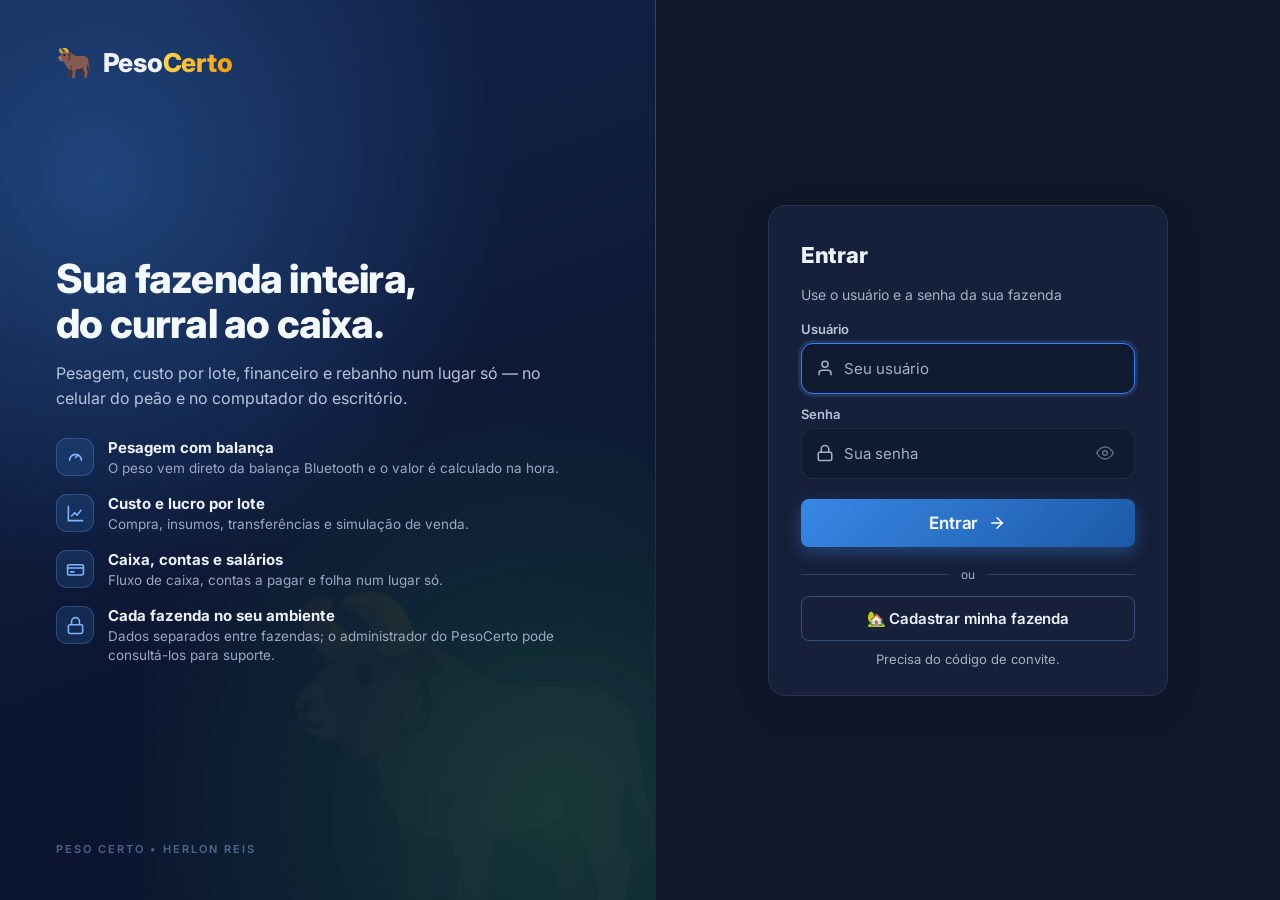
<file: admin.html>
<!DOCTYPE html>
<html lang="pt-br">
<head>
    <meta charset="UTF-8">
    <meta name="viewport" content="width=device-width, initial-scale=1.0">
    <title>PesoCerto - Gerenciamento</title>
    <link rel="manifest" href="manifest-admin.json">
    <meta name="theme-color" content="#0d1426">
    <link rel="icon" href="icon-admin-192.png">
    <link rel="apple-touch-icon" href="icon-admin-180.png">
    <meta name="mobile-web-app-capable" content="yes">
    <meta name="apple-mobile-web-app-capable" content="yes">
    <meta name="apple-mobile-web-app-title" content="PC Gestão">
    <meta name="apple-mobile-web-app-status-bar-style" content="black">
    <link rel="preconnect" href="https://fonts.googleapis.com">
    <link rel="preconnect" href="https://fonts.gstatic.com" crossorigin>
    <link href="https://fonts.googleapis.com/css2?family=Inter:wght@400;500;600;700;800&display=swap" rel="stylesheet">
    <link rel="stylesheet" href="style.css?v=31">
    <link rel="stylesheet" href="admin.css?v=43">
</head>
<body class="modoDesktop">

<div class="navFundoCelular" onclick="fecharMenuCelular()"></div>
<div class="navDesktop">
    <div class="navMarca">
        <span class="navMarcaLogo"><svg viewBox="0 0 24 24" fill="none" stroke="currentColor" stroke-width="2" stroke-linecap="round" stroke-linejoin="round"><path d="M4 4c0 3 1.5 4.5 4 4.5h8c2.5 0 4-1.5 4-4.5"></path><path d="M7 8.5v5a5 5 0 0 0 10 0v-5"></path><path d="M9.5 17.5h5"></path><circle cx="10" cy="12" r=".7" fill="currentColor"></circle><circle cx="14" cy="12" r=".7" fill="currentColor"></circle></svg></span>
        <span class="navTitulo"><span>Peso<span class="navTituloDestaque">Certo</span></span><small>Gerenciamento</small></span>
    </div>
    <button data-tela="telaDashboard" style="--cor:#60a5fa" onclick="abrirDashboard()"><span class="navIcone"><svg viewBox="0 0 24 24" fill="none" stroke="currentColor" stroke-width="2" stroke-linecap="round" stroke-linejoin="round"><rect x="3" y="3" width="7" height="9" rx="1.5"></rect><rect x="14" y="3" width="7" height="5" rx="1.5"></rect><rect x="14" y="12" width="7" height="9" rx="1.5"></rect><rect x="3" y="16" width="7" height="5" rx="1.5"></rect></svg></span><span class="navTexto">Dashboard</span></button>
    <button data-tela="telaResultado" style="--cor:#a78bfa" onclick="abrirRelatorios()"><span class="navIcone"><svg viewBox="0 0 24 24" fill="none" stroke="currentColor" stroke-width="2" stroke-linecap="round" stroke-linejoin="round"><path d="M14 2H6a2 2 0 0 0-2 2v16a2 2 0 0 0 2 2h12a2 2 0 0 0 2-2V8z"></path><polyline points="14 2 14 8 20 8"></polyline><line x1="16" y1="13" x2="8" y2="13"></line><line x1="16" y1="17" x2="8" y2="17"></line></svg></span><span class="navTexto">Relatórios</span></button>
    <button data-tela="telaClientes" style="--cor:#22d3ee; display:none" onclick="abrirTelaClientes()"><span class="navIcone"><svg viewBox="0 0 24 24" fill="none" stroke="currentColor" stroke-width="2" stroke-linecap="round" stroke-linejoin="round"><path d="M17 21v-2a4 4 0 0 0-4-4H5a4 4 0 0 0-4 4v2"></path><circle cx="9" cy="7" r="4"></circle><path d="M23 21v-2a4 4 0 0 0-3-3.87"></path><path d="M16 3.13a4 4 0 0 1 0 7.75"></path></svg></span><span>Clientes</span></button>
    <button data-tela="telaUsuarios" style="--cor:#22d3ee" onclick="trocarTela('telaUsuarios'); carregarUsuarios();"><span class="navIcone"><svg viewBox="0 0 24 24" fill="none" stroke="currentColor" stroke-width="2" stroke-linecap="round" stroke-linejoin="round"><path d="M17 21v-2a4 4 0 0 0-4-4H5a4 4 0 0 0-4 4v2"></path><circle cx="9" cy="7" r="4"></circle><path d="M23 21v-2a4 4 0 0 0-3-3.87"></path><path d="M16 3.13a4 4 0 0 1 0 7.75"></path></svg></span><span class="navTexto">Usuários</span></button>
    <button data-tela="telaLotes" style="--cor:#fbbf24" onclick="trocarTela('telaLotes'); carregarLotes(); carregarHistoricoTransferencias();"><span class="navIcone"><svg viewBox="0 0 24 24" fill="none" stroke="currentColor" stroke-width="2" stroke-linecap="round" stroke-linejoin="round"><path d="M20.59 13.41l-7.17 7.17a2 2 0 0 1-2.83 0L2 12V2h10l8.59 8.59a2 2 0 0 1 0 2.82z"></path><circle cx="7" cy="7" r="1.3" fill="currentColor"></circle></svg></span><span class="navTexto">Lotes</span></button>
    <button data-tela="telaCustoLote" style="--cor:#f472b6" onclick="abrirTelaCustoLote()"><span class="navIcone"><svg viewBox="0 0 24 24" fill="none" stroke="currentColor" stroke-width="2" stroke-linecap="round" stroke-linejoin="round"><circle cx="9" cy="9" r="6"></circle><path d="M10.6 7.4H8.2a1.2 1.2 0 0 0 0 2.4h1.6a1.2 1.2 0 0 1 0 2.4H7.4"></path><path d="M9 5.8v.9M9 12.3v.9"></path><path d="M14 20h7M15 16h6M18 12h3"></path></svg></span><span class="navTexto">Custo por Lote</span></button>
    <button data-tela="telaAlmoxarifado" style="--cor:#fb923c" onclick="trocarTela('telaAlmoxarifado'); mostrarDashboardProdutos();"><span class="navIcone"><svg viewBox="0 0 24 24" fill="none" stroke="currentColor" stroke-width="2" stroke-linecap="round" stroke-linejoin="round"><path d="M21 16V8a2 2 0 0 0-1-1.73l-7-4a2 2 0 0 0-2 0l-7 4A2 2 0 0 0 3 8v8a2 2 0 0 0 1 1.73l7 4a2 2 0 0 0 2 0l7-4A2 2 0 0 0 21 16z"></path><polyline points="3.27 6.96 12 12.01 20.73 6.96"></polyline><line x1="12" y1="22.08" x2="12" y2="12"></line></svg></span><span class="navTexto">Almoxarifado</span></button>
    <button data-tela="telaPatrimonio" style="--cor:#818cf8" onclick="trocarTela('telaPatrimonio'); abrirTelaPatrimonio();"><span class="navIcone"><svg viewBox="0 0 24 24" fill="none" stroke="currentColor" stroke-width="2" stroke-linecap="round" stroke-linejoin="round" aria-hidden="true"><path d="M3 21h18"></path><path d="M5 21V10l7-5 7 5v11"></path><path d="M9 21v-5h6v5"></path><path d="M10 10h4"></path></svg></span><span class="navTexto">Patrimônio</span></button>
    <button data-tela="telaFluxoCaixa" style="--cor:#34d399" onclick="trocarTela('telaFluxoCaixa'); abrirTelaFluxoCaixa();"><span class="navIcone"><svg viewBox="0 0 24 24" fill="none" stroke="currentColor" stroke-width="2" stroke-linecap="round" stroke-linejoin="round"><rect x="2" y="6" width="20" height="12" rx="2"></rect><circle cx="12" cy="12" r="2.5"></circle><path d="M6 12h.01M18 12h.01"></path></svg></span><span class="navTexto">Fluxo de Caixa</span></button>
    <button data-tela="telaContasPagar" style="--cor:#fb7185" onclick="trocarTela('telaContasPagar'); abrirTelaContasPagar();"><span class="navIcone"><svg viewBox="0 0 24 24" fill="none" stroke="currentColor" stroke-width="2" stroke-linecap="round" stroke-linejoin="round"><path d="M4 2v20l2-1.5 2 1.5 2-1.5 2 1.5 2-1.5 2 1.5 2-1.5 2 1.5V2l-2 1.5L16 2l-2 1.5L12 2l-2 1.5L8 2 6 3.5z"></path><path d="M8 9h8M8 13h8"></path></svg></span><span class="navTexto">Contas a Pagar</span></button>
    <button data-tela="telaEnergia" style="--cor:#facc15" onclick="trocarTela('telaEnergia'); abrirTelaEnergia();"><span class="navIcone"><svg viewBox="0 0 24 24" fill="none" stroke="currentColor" stroke-width="2" stroke-linecap="round" stroke-linejoin="round"><polygon points="13 2 3 14 12 14 11 22 21 10 12 10 13 2"></polygon></svg></span><span class="navTexto">Energia</span></button>
    <button data-tela="telaSalarios" style="--cor:#2dd4bf" onclick="trocarTela('telaSalarios'); abrirTelaSalarios();"><span class="navIcone"><svg viewBox="0 0 24 24" fill="none" stroke="currentColor" stroke-width="2" stroke-linecap="round" stroke-linejoin="round"><rect x="2" y="7" width="20" height="14" rx="2"></rect><path d="M16 21V5a2 2 0 0 0-2-2h-4a2 2 0 0 0-2 2v16"></path></svg></span><span class="navTexto">Salários</span></button>
    <button data-tela="telaVacasMatriz" style="--cor:#a3e635" onclick="trocarTela('telaVacasMatriz'); abrirTelaVacasMatriz();"><span class="navIcone"><svg viewBox="0 0 24 24" fill="none" stroke="currentColor" stroke-width="2" stroke-linecap="round" stroke-linejoin="round"><path d="M4 4c0 3 1.5 4.5 4 4.5h8c2.5 0 4-1.5 4-4.5"></path><path d="M7 8.5v5a5 5 0 0 0 10 0v-5"></path><path d="M9.5 17.5h5"></path><circle cx="10" cy="12" r=".7" fill="currentColor"></circle><circle cx="14" cy="12" r=".7" fill="currentColor"></circle></svg></span><span class="navTexto">Vacas Matriz</span></button>
    <button data-tela="telaFazendas" style="display:none; --cor:#38bdf8" onclick="trocarTela('telaFazendas'); carregarFazendasSistema();"><span class="navIcone"><svg viewBox="0 0 24 24" fill="none" stroke="currentColor" stroke-width="2" stroke-linecap="round" stroke-linejoin="round"><path d="M3 9l9-7 9 7v11a2 2 0 0 1-2 2H5a2 2 0 0 1-2-2z"></path><polyline points="9 22 9 12 15 12 15 22"></polyline></svg></span><span class="navTexto">Fazendas</span></button>
    <button data-tela="telaAssinaturas" style="display:none; --cor:#4ade80" onclick="abrirTelaAssinaturas()"><span class="navIcone"><svg viewBox="0 0 24 24" fill="none" stroke="currentColor" stroke-width="2" stroke-linecap="round" stroke-linejoin="round"><rect x="2" y="5" width="20" height="14" rx="2"></rect><path d="M2 10h20"></path><path d="M6 15h4"></path></svg></span><span>Assinaturas</span></button>
    <div class="navRodape">
        <span class="navRodapeLogo"><svg viewBox="0 0 24 24" fill="none" stroke="currentColor" stroke-width="2" stroke-linecap="round" stroke-linejoin="round"><path d="M3 21h18"></path><path d="M5 21V10l7-5 7 5v11"></path><path d="M9 21v-6h6v6"></path></svg></span>
        <strong id="navRodapeFazenda">Estância <span class="navRodapeDestaque">Reis</span></strong>
        <small id="navRodapeSlogan">Trabalho • Disciplina • Resultado</small>
        <button type="button" class="navInstalarApp" onclick="abrirInstalacaoApp()"><svg viewBox="0 0 24 24" fill="none" stroke="currentColor" stroke-width="2" stroke-linecap="round" stroke-linejoin="round" aria-hidden="true"><rect x="6" y="2" width="12" height="20" rx="2.5"></rect><path d="M12 7v7"></path><path d="M9 11l3 3 3-3"></path><path d="M10 18h4"></path></svg>Instalar app no celular</button>
        <button type="button" class="navInstalarApp navAvisos" onclick="abrirModalAvisos()"><svg viewBox="0 0 24 24" fill="none" stroke="currentColor" stroke-width="2" stroke-linecap="round" stroke-linejoin="round" aria-hidden="true"><path d="M18 8A6 6 0 0 0 6 8c0 7-3 9-3 9h18s-3-2-3-9"></path><path d="M13.73 21a2 2 0 0 1-3.46 0"></path></svg>Avisos no celular</button>
    </div>
</div>

<div class="areaConteudo">

<div class="barraSuperior">
    <button class="btnMenuCelular" onclick="alternarMenuCelular()" aria-label="Abrir menu">
        <svg viewBox="0 0 24 24" fill="none" stroke="currentColor" stroke-width="2.2" stroke-linecap="round"><line x1="4" y1="7" x2="20" y2="7"></line><line x1="4" y1="12" x2="20" y2="12"></line><line x1="4" y1="17" x2="20" y2="17"></line></svg>
    </button>
    <input class="buscaTopo" placeholder="🔍 Buscar no sistema..." disabled title="Em breve">
    <span class="barraSuperiorEspaco"></span>
    <span class="pillStatus" id="statusSync">⚠️ Sincronização não configurada</span>
    <button class="pillAcao" onclick="sincronizarAgora()">🔄</button>
    <button class="pillPerfil" id="btnLoginLogout" onclick="trocarTela('telaLogin')">👤 Entrar</button>
</div>

<div class="painelDesktop">

<div id="telaLogin" class="tela telaAcesso ativa">
    <aside class="acessoHero">
        <div class="acessoMarca"><span class="acessoMarcaLogo">🐂</span><span>Peso<span class="menuTituloDestaque">Certo</span></span></div>
        <div class="acessoHeroMeio">
            <h1>Sua fazenda inteira,<br>do curral ao caixa.</h1>
            <p>Pesagem, custo por lote, financeiro e rebanho num lugar só — no celular do peão e no computador do escritório.</p>
            <ul class="acessoRecursos">
                <li><span class="acessoRecursoIcone"><svg viewBox="0 0 24 24" fill="none" stroke="currentColor" stroke-width="2" stroke-linecap="round" stroke-linejoin="round"><path d="M4.5 15.5a7.5 7.5 0 1 1 15 0"></path><path d="M12 12l3.2-3.2"></path></svg></span><div><b>Pesagem com balança</b><span>O peso vem direto da balança Bluetooth e o valor é calculado na hora.</span></div></li>
                <li><span class="acessoRecursoIcone"><svg viewBox="0 0 24 24" fill="none" stroke="currentColor" stroke-width="2" stroke-linecap="round" stroke-linejoin="round"><path d="M3 3v18h18"></path><path d="M7 15l4-4 3 3 5-6"></path></svg></span><div><b>Custo e lucro por lote</b><span>Compra, insumos, transferências e simulação de venda.</span></div></li>
                <li><span class="acessoRecursoIcone"><svg viewBox="0 0 24 24" fill="none" stroke="currentColor" stroke-width="2" stroke-linecap="round" stroke-linejoin="round"><rect x="2" y="6" width="20" height="13" rx="2"></rect><path d="M2 10h20"></path><path d="M6 15h4"></path></svg></span><div><b>Caixa, contas e salários</b><span>Fluxo de caixa, contas a pagar e folha num lugar só.</span></div></li>
                <li><span class="acessoRecursoIcone"><svg viewBox="0 0 24 24" fill="none" stroke="currentColor" stroke-width="2" stroke-linecap="round" stroke-linejoin="round"><rect x="3" y="11" width="18" height="11" rx="2"></rect><path d="M7 11V7a5 5 0 0 1 10 0v4"></path></svg></span><div><b>Cada fazenda no seu ambiente</b><span>Dados separados entre fazendas; o administrador do PesoCerto pode consultá-los para suporte.</span></div></li>
            </ul>
        </div>
        <small class="acessoRodape">PESO CERTO • HERLON REIS</small>
    </aside>
    <main class="acessoPainel">
        <div class="loginCard acessoCartao">
            <h2 class="acessoTitulo">Entrar</h2>
            <p class="loginSubtituloNovo">Use o usuário e a senha da sua fazenda</p>

            <label class="acessoRotulo" for="loginUsuario">Usuário</label>
            <div class="campoLogin">
                <svg viewBox="0 0 24 24" fill="none" stroke="currentColor" stroke-width="2" stroke-linecap="round" stroke-linejoin="round"><path d="M20 21v-2a4 4 0 0 0-4-4H8a4 4 0 0 0-4 4v2"></path><circle cx="12" cy="7" r="4"></circle></svg>
                <input id="loginUsuario" placeholder="Seu usuário" autocomplete="username">
            </div>
            <label class="acessoRotulo" for="loginSenha">Senha</label>
            <div class="campoLogin">
                <svg viewBox="0 0 24 24" fill="none" stroke="currentColor" stroke-width="2" stroke-linecap="round" stroke-linejoin="round"><rect x="3" y="11" width="18" height="11" rx="2"></rect><path d="M7 11V7a5 5 0 0 1 10 0v4"></path></svg>
                <input id="loginSenha" type="password" placeholder="Sua senha" autocomplete="current-password" onkeydown="if(event.key==='Enter') enviarLogin()">
                <button type="button" class="botaoVerSenha" onclick="alternarVerSenha('loginSenha', this)" aria-label="Mostrar senha" title="Mostrar senha"><svg viewBox="0 0 24 24" fill="none" stroke="currentColor" stroke-width="2" stroke-linecap="round" stroke-linejoin="round"><path d="M1 12s4-8 11-8 11 8 11 8-4 8-11 8-11-8-11-8z"></path><circle cx="12" cy="12" r="3"></circle></svg></button>
            </div>

            <p id="loginErro" class="loginErro" style="display:none"></p>

            <button class="botaoEntrar" onclick="enviarLogin()">
                Entrar
                <svg viewBox="0 0 24 24" fill="none" stroke="currentColor" stroke-width="2" stroke-linecap="round" stroke-linejoin="round"><line x1="5" y1="12" x2="19" y2="12"></line><polyline points="12 5 19 12 12 19"></polyline></svg>
            </button>

            <div class="acessoDivisor"><span>ou</span></div>
            <button type="button" class="botaoSecundarioAcesso" onclick="abrirCadastroFazenda()">🏡 Cadastrar minha fazenda</button>
            <p class="acessoNota">Precisa do código de convite.</p>
        </div>
    </main>
</div>

<div id="telaCadastroFazenda" class="tela telaAcesso">
    <aside class="acessoHero">
        <div class="acessoMarca"><span class="acessoMarcaLogo">🐂</span><span>Peso<span class="menuTituloDestaque">Certo</span></span></div>
        <div class="acessoHeroMeio">
            <h1>Comece em<br>3 passos.</h1>
            <p>O ambiente da sua fazenda começa vazio e é separado das outras fazendas — só você e as pessoas que você cadastrar entram nele. O administrador do PesoCerto pode consultar os dados para suporte.</p>
            <ol class="acessoPassos">
                <li><span>1</span><div><b>Cadastre a fazenda</b><span>Preencha ao lado com o código de convite.</span></div></li>
                <li><span>2</span><div><b>Crie lotes e usuários</b><span>Em Lotes e Usuários, aqui no computador.</span></div></li>
                <li><span>3</span><div><b>Pese no celular</b><span>Seus operadores entram no app com o login que você criou.</span></div></li>
            </ol>
        </div>
        <small class="acessoRodape">PESO CERTO • HERLON REIS</small>
    </aside>
    <main class="acessoPainel">
        <div class="loginCard acessoCartao acessoCartaoLargo">
            <h2 class="acessoTitulo">Cadastrar minha fazenda</h2>
            <p class="loginSubtituloNovo">Você será o administrador da fazenda</p>

            <label class="acessoRotulo" for="cadFazendaNome">Nome da fazenda</label>
            <div class="campoLogin">
                <svg viewBox="0 0 24 24" fill="none" stroke="currentColor" stroke-width="2" stroke-linecap="round" stroke-linejoin="round"><path d="M3 10.5L12 3l9 7.5"></path><path d="M5 9v12h14V9"></path><path d="M10 21v-6h4v6"></path></svg>
                <input id="cadFazendaNome" placeholder="Ex: Fazenda Boa Vista" maxlength="80">
            </div>
            <div class="acessoGrade">
                <div>
                    <label class="acessoRotulo" for="cadFazendaResponsavel">Seu nome</label>
                    <div class="campoLogin">
                        <svg viewBox="0 0 24 24" fill="none" stroke="currentColor" stroke-width="2" stroke-linecap="round" stroke-linejoin="round"><path d="M20 21v-2a4 4 0 0 0-4-4H8a4 4 0 0 0-4 4v2"></path><circle cx="12" cy="7" r="4"></circle></svg>
                        <input id="cadFazendaResponsavel" placeholder="Nome completo" maxlength="80">
                    </div>
                </div>
                <div>
                    <label class="acessoRotulo" for="cadFazendaUsuario">Usuário para entrar</label>
                    <div class="campoLogin">
                        <svg viewBox="0 0 24 24" fill="none" stroke="currentColor" stroke-width="2" stroke-linecap="round" stroke-linejoin="round"><circle cx="12" cy="12" r="4"></circle><path d="M16 8v5a3 3 0 0 0 6 0v-1a10 10 0 1 0-4 8"></path></svg>
                        <input id="cadFazendaUsuario" placeholder="Sem espaços" maxlength="40" autocomplete="username">
                    </div>
                </div>
                <div>
                    <label class="acessoRotulo" for="cadFazendaSenha">Senha</label>
                    <div class="campoLogin">
                        <svg viewBox="0 0 24 24" fill="none" stroke="currentColor" stroke-width="2" stroke-linecap="round" stroke-linejoin="round"><rect x="3" y="11" width="18" height="11" rx="2"></rect><path d="M7 11V7a5 5 0 0 1 10 0v4"></path></svg>
                        <input id="cadFazendaSenha" type="password" placeholder="Mínimo 6 caracteres" autocomplete="new-password">
                        <button type="button" class="botaoVerSenha" onclick="alternarVerSenha('cadFazendaSenha', this)" aria-label="Mostrar senha" title="Mostrar senha"><svg viewBox="0 0 24 24" fill="none" stroke="currentColor" stroke-width="2" stroke-linecap="round" stroke-linejoin="round"><path d="M1 12s4-8 11-8 11 8 11 8-4 8-11 8-11-8-11-8z"></path><circle cx="12" cy="12" r="3"></circle></svg></button>
                    </div>
                </div>
                <div>
                    <label class="acessoRotulo" for="cadFazendaSenha2">Repita a senha</label>
                    <div class="campoLogin">
                        <svg viewBox="0 0 24 24" fill="none" stroke="currentColor" stroke-width="2" stroke-linecap="round" stroke-linejoin="round"><rect x="3" y="11" width="18" height="11" rx="2"></rect><path d="M7 11V7a5 5 0 0 1 10 0v4"></path></svg>
                        <input id="cadFazendaSenha2" type="password" placeholder="Igual à de cima" autocomplete="new-password">
                    </div>
                </div>
            </div>
            <label class="acessoRotulo" for="cadFazendaConvite">Código de convite</label>
            <div class="campoLogin">
                <svg viewBox="0 0 24 24" fill="none" stroke="currentColor" stroke-width="2" stroke-linecap="round" stroke-linejoin="round"><path d="M21 2l-2 2m-7.6 7.6a5.5 5.5 0 1 1-7.8 7.8 5.5 5.5 0 0 1 7.8-7.8zm0 0L15.5 7.5m0 0l3 3L22 7l-3-3m-3.5 3.5L19 4"></path></svg>
                <input id="cadFazendaConvite" placeholder="Ex: ABCD-1234" maxlength="40" onkeydown="if(event.key==='Enter') enviarCadastroFazenda()">
            </div>

            <p id="cadFazendaErro" class="loginErro" style="display:none"></p>

            <button class="botaoEntrar" id="btnCadastrarFazenda" onclick="enviarCadastroFazenda()">Criar fazenda</button>
            <p class="acessoNota">Já tem cadastro? <button type="button" class="linkCadastroFazenda" onclick="mostrarTelaLogin()">Entrar</button></p>
        </div>
    </main>
</div>

<div id="telaAssinaturas" class="tela">
    <div id="assConteudo"></div>
</div>

<div id="telaFazendas" class="tela">
    <h2>Fazendas</h2>
    <p class="loginSubtitulo" style="text-align:left; margin-bottom:14px">
        Fazendas que usam o PesoCerto. Cada uma tem os próprios dados, separados das outras. No botão do <b>olho</b> você consulta as compras, vendas e relatórios de cada uma (só leitura — nada é alterado na fazenda).
    </p>
    <div class="cartaoConvite">
        <div>
            <strong>Código de convite</strong>
            <small>Vale para <b>uma fazenda só</b>: assim que alguém se cadastra com ele, um código novo é gerado aqui automaticamente. Para convidar outra fazenda, passe o código que estiver aparecendo na hora.</small>
        </div>
        <span class="codigoConvite" id="codigoConviteAtual">—</span>
        <button onclick="copiarCodigoConvite()">📋 Copiar</button>
        <button onclick="trocarCodigoConvite()">✏️ Trocar código</button>
    </div>
    <table class="tabelaUsuarios">
        <thead>
            <tr><th>Fazenda</th><th>Cadastro</th><th>Usuários</th><th>Pesagens</th><th>Último acesso</th><th>Status</th><th>Ações</th></tr>
        </thead>
        <tbody id="corpoTabelaFazendas"></tbody>
    </table>

    <div id="modalRelatorioFazenda" class="modalRelatorioFazenda" style="display:none" onclick="if(event.target === this) fecharRelatorioFazenda()">
        <div class="modalRelatorioFazendaCaixa">
            <div class="modalRelatorioFazendaTopo">
                <h3 id="modalRelatorioFazendaTitulo">Relatório</h3>
                <button onclick="fecharRelatorioFazenda()" aria-label="Fechar">✕</button>
            </div>
            <div class="modalRelatorioFazendaTexto" id="modalRelatorioFazendaTexto"></div>
            <div class="modalRelatorioFazendaAcoes">
                <button onclick="copiarRelatorioFazenda()" id="btnCopiarRelatorioFazenda">📋 Copiar</button>
                <button onclick="enviarRelatorioFazendaWhatsApp()" class="btnWhatsRelatorio">Enviar no WhatsApp</button>
            </div>
        </div>
    </div>

    <div id="fazendaLotesPainel" class="fazendaDadosPainel" style="display:none">
        <div class="fazendaDadosTopo">
            <h3 id="fazendaLotesTitulo">Lotes da fazenda</h3>
            <button onclick="fecharLotesFazenda()">✕ Fechar</button>
        </div>
        <p class="loginSubtitulo" style="text-align:left; margin:0 0 12px">Cadastre os lotes pra essa fazenda. Eles aparecem pros usuários dela na próxima sincronização (celular e computador).</p>
        <div class="fazendaLotesNovo">
            <input id="fazendaLoteNovoNome" placeholder="Nome do novo lote (ex: Bezerros Nelore)" maxlength="80" onkeydown="if(event.key==='Enter') adicionarLoteFazenda()">
            <button class="btnAdicionarLoteFazenda" onclick="adicionarLoteFazenda()">➕ Adicionar lote</button>
        </div>
        <p id="fazendaLoteErro" class="loginErro" style="display:none"></p>
        <table class="tabelaUsuarios">
            <thead><tr><th>Lote</th><th>Animais</th><th>Status</th><th>Ações</th></tr></thead>
            <tbody id="corpoTabelaLotesFazenda"></tbody>
        </table>
    </div>

    <div id="fazendaDadosPainel" class="fazendaDadosPainel" style="display:none">
        <div class="fazendaDadosTopo">
            <h3 id="fazendaDadosTitulo">Dados da fazenda</h3>
            <button onclick="fecharDadosFazenda()">✕ Fechar</button>
        </div>
        <div class="fazendaDadosFiltros">
            <select id="fazendaDadosFiltroTipo" onchange="renderizarDadosFazenda()">
                <option value="">Compras e vendas</option>
                <option value="compra">Só compras</option>
                <option value="venda">Só vendas</option>
            </select>
            <select id="fazendaDadosFiltroLote" onchange="renderizarDadosFazenda()">
                <option value="">Todos os lotes</option>
            </select>
        </div>
        <div class="fazendaDadosResumo" id="fazendaDadosResumo"></div>
        <table class="tabelaUsuarios">
            <thead>
                <tr><th>Nº</th><th>Data</th><th>Tipo</th><th>Vendedor / Comprador</th><th>Lote</th><th>Animais</th><th>Kg</th><th>Valor</th><th></th></tr>
            </thead>
            <tbody id="corpoTabelaDadosFazenda"></tbody>
        </table>
    </div>
</div>

<div id="telaResultado" class="tela">
    <!-- fica preso no topo enquanto a lista rola: seleciona lá embaixo e
         a ação continua à mão, sem rolar de volta -->
    <div class="relatoriosTopo semSelecao">
        <div class="relatoriosTituloLinha">
            <h2>Relatórios</h2>
            <span class="relatorioSelecionadoInfo" id="relatorioSelecionadoInfo">Selecione um relatório na lista</span>
        </div>
        <div class="relatoriosBarra">
            <label class="buscaRelatorioDesk">
                <svg viewBox="0 0 24 24" fill="none" stroke="currentColor" stroke-width="2" stroke-linecap="round" stroke-linejoin="round"><circle cx="11" cy="11" r="7"></circle><line x1="21" y1="21" x2="16.65" y2="16.65"></line></svg>
                <input id="buscarVendedor" placeholder="Pesquisar vendedor, lote, nº ou data" oninput="filtrarRelatorios()" autocomplete="off">
            </label>
            <div class="relatoriosAcoes">
                <button class="acaoRel acaoSelecao acaoImprimir" onclick="prepararImpressao()" title="Ver / imprimir o relatório completo"><svg viewBox="0 0 24 24" fill="none" stroke="currentColor" stroke-width="2" stroke-linecap="round" stroke-linejoin="round"><polyline points="6 9 6 2 18 2 18 9"></polyline><path d="M6 18H4a2 2 0 0 1-2-2v-5a2 2 0 0 1 2-2h16a2 2 0 0 1 2 2v5a2 2 0 0 1-2 2h-2"></path><rect x="6" y="14" width="12" height="8"></rect></svg><span>Imprimir</span></button>
                <button class="acaoRel acaoSelecao acaoPdf" onclick="gerarPDF()" title="Baixar o relatório em PDF (todas as páginas)"><svg viewBox="0 0 24 24" fill="none" stroke="currentColor" stroke-width="2" stroke-linecap="round" stroke-linejoin="round"><path d="M14 2H6a2 2 0 0 0-2 2v16a2 2 0 0 0 2 2h12a2 2 0 0 0 2-2V8z"></path><polyline points="14 2 14 8 20 8"></polyline><path d="M9 15h6"></path></svg><span>PDF</span></button>
                <button class="acaoRel acaoSelecao acaoExcel" onclick="exportarExcel()" title="Exportar pra Excel"><svg viewBox="0 0 24 24" fill="none" stroke="currentColor" stroke-width="2" stroke-linecap="round" stroke-linejoin="round"><rect x="3" y="3" width="18" height="18" rx="2"></rect><path d="M3 9h18M3 15h18M9 3v18"></path></svg><span>Excel</span></button>
                <button class="acaoRel acaoSelecao acaoExcluir" onclick="excluirSelecionado()" title="Excluir o relatório selecionado"><svg viewBox="0 0 24 24" fill="none" stroke="currentColor" stroke-width="2" stroke-linecap="round" stroke-linejoin="round"><path d="M3 6h18"></path><path d="M8 6V4h8v2"></path><path d="M6 6l1 14h10l1-14"></path></svg><span>Excluir</span></button>
                <span class="relatoriosSeparador"></span>
                <button class="acaoRel acaoSecundaria" onclick="exportarBackup()" title="Salvar uma cópia de todos os relatórios"><svg viewBox="0 0 24 24" fill="none" stroke="currentColor" stroke-width="2" stroke-linecap="round" stroke-linejoin="round"><path d="M21 15v4a2 2 0 0 1-2 2H5a2 2 0 0 1-2-2v-4"></path><polyline points="7 10 12 15 17 10"></polyline><line x1="12" y1="15" x2="12" y2="3"></line></svg><span>Backup</span></button>
                <button class="acaoRel acaoSecundaria" onclick="document.getElementById('inputRestaurarBackup').click()" title="Restaurar de um arquivo de backup"><svg viewBox="0 0 24 24" fill="none" stroke="currentColor" stroke-width="2" stroke-linecap="round" stroke-linejoin="round"><path d="M21 15v4a2 2 0 0 1-2 2H5a2 2 0 0 1-2-2v-4"></path><polyline points="17 8 12 3 7 8"></polyline><line x1="12" y1="3" x2="12" y2="15"></line></svg><span>Restaurar</span></button>
                <input type="file" id="inputRestaurarBackup" accept="application/json" style="display:none" onchange="importarBackup(event)">
            </div>
        </div>
    </div>

    <div id="relatorio">
        <div id="listaRelatorios"></div>
    </div>
</div>

<div id="telaDashboard" class="tela">
    <header class="dbCabecalho">
        <div>
            <span class="dbData" id="dbData"></span>
            <h1><span id="dbSaudacaoPeriodo">Olá</span>, <span id="saudacaoNome">Herlon</span></h1>
            <p id="dbSubtitulo">Aqui está o resumo da sua propriedade.</p>
        </div>
    </header>

    <section class="dbHero">
        <div class="dbPatrimonio">
            <div class="dbPatrimonioTopo">
                <span class="dbRotulo">Patrimônio total hoje <button class="dbInfo" type="button" data-dica="Tudo que é seu hoje: o dinheiro em caixa (desde o saldo inicial) + o valor investido no gado que ainda está nos lotes + os insumos parados no almoxarifado + os bens, menos as contas a pagar em aberto." aria-label="Como é calculado"><svg viewBox="0 0 24 24" fill="none" stroke="currentColor" stroke-width="2" stroke-linecap="round" stroke-linejoin="round" aria-hidden="true"><circle cx="12" cy="12" r="9"></circle><path d="M12 11v5M12 8h.01"></path></svg></button></span>
                <span class="dbVariacao" id="dbVariacaoPatrimonio" hidden></span>
            </div>
            <span class="dbPatrimonioValor" id="patrimonioTotal">R$ 0,00</span>
            <div class="dbSparkline" id="dbSparkline"></div>
            <div class="dbSaldoInicial">
                <span id="saldoInicialInfo">Nenhum saldo inicial definido ainda.</span>
                <button class="dbBtnLink" type="button" onclick="abrirModalSaldoInicial()"><svg viewBox="0 0 24 24" fill="none" stroke="currentColor" stroke-width="2" stroke-linecap="round" stroke-linejoin="round" aria-hidden="true"><path d="M12 20h9"></path><path d="M16.5 3.5a2.1 2.1 0 0 1 3 3L7 19l-4 1 1-4z"></path></svg>Definir saldo inicial</button>
            </div>
        </div>

        <div class="dbComposicao">
            <span class="dbRotulo">Composição do patrimônio</span>
            <div class="dbDonutCaixa">
                <svg class="donutSvg" viewBox="0 0 120 120">
                    <circle class="donutTrilha" cx="60" cy="60" r="50"></circle>
                    <circle id="donutFatiaRebanho" class="donutFatia donutCorRebanho" data-parte="rebanho" cx="60" cy="60" r="50"></circle>
                    <circle id="donutFatiaCaixa" class="donutFatia donutCorCaixa" data-parte="caixa" cx="60" cy="60" r="50"></circle>
                    <circle id="donutFatiaEstoque" class="donutFatia donutCorEstoque" data-parte="estoque" cx="60" cy="60" r="50"></circle>
                    <circle id="donutFatiaBens" class="donutFatia donutCorBens" data-parte="bens" cx="60" cy="60" r="50"></circle>
                </svg>
                <div class="dbDonutCentro"><span id="dbDonutCentroRotulo">Ativos</span><b id="dbDonutCentroValor">R$ 0,00</b><small id="dbDonutCentroPct"></small></div>
            </div>
            <div class="donutLegenda">
                <div class="donutLegendaItem" data-parte="rebanho"><span class="donutDot donutCorRebanho"></span>Rebanho <b id="donutLegendaRebanho">R$ 0,00 (0%)</b></div>
                <div class="donutLegendaItem" data-parte="caixa"><span class="donutDot donutCorCaixa"></span>Caixa <b id="donutLegendaCaixa">R$ 0,00 (0%)</b></div>
                <div class="donutLegendaItem" data-parte="estoque"><span class="donutDot donutCorEstoque"></span>Insumos <b id="donutLegendaEstoque">R$ 0,00 (0%)</b></div>
                <div class="donutLegendaItem" data-parte="bens"><span class="donutDot donutCorBens"></span>Bens <b id="donutLegendaBens">R$ 0,00 (0%)</b></div>
            </div>
        </div>
    </section>

    <section class="dbBlocos">
        <button class="dbBloco" style="--cor:#34d399" onclick="trocarTela('telaFluxoCaixa'); abrirTelaFluxoCaixa();" title="Abrir o Fluxo de Caixa">
            <span class="dbBlocoIcone"><svg viewBox="0 0 24 24" fill="none" stroke="currentColor" stroke-width="2" stroke-linecap="round" stroke-linejoin="round" aria-hidden="true"><rect x="2" y="6" width="20" height="12" rx="2"></rect><circle cx="12" cy="12" r="2.5"></circle><path d="M6 12h.01M18 12h.01"></path></svg></span>
            <span class="dbBlocoRotulo">Caixa acumulado</span>
            <b class="dbBlocoValor" id="patrimonioCaixa">R$ 0,00</b>
            <span class="dbBlocoBarra"><i id="dbPctCaixaBarra"></i></span><small id="dbPctCaixa"></small>
        </button>
        <button class="dbBloco" style="--cor:#60a5fa" onclick="abrirTelaCustoLote()" title="Abrir o Custo por Lote">
            <span class="dbBlocoIcone"><svg viewBox="0 0 24 24" fill="none" stroke="currentColor" stroke-width="2" stroke-linecap="round" stroke-linejoin="round" aria-hidden="true"><path d="M4 4c0 3 1.5 4.5 4 4.5h8c2.5 0 4-1.5 4-4.5"></path><path d="M7 8.5v5a5 5 0 0 0 10 0v-5"></path><path d="M9.5 17.5h5"></path><circle cx="10" cy="12" r=".7" fill="currentColor"></circle><circle cx="14" cy="12" r=".7" fill="currentColor"></circle></svg></span>
            <span class="dbBlocoRotulo">Rebanho vivo</span>
            <b class="dbBlocoValor" id="patrimonioRebanho">R$ 0,00</b>
            <span class="dbBlocoBarra"><i id="dbPctRebanhoBarra"></i></span><small id="dbPctRebanho"></small>
        </button>
        <button class="dbBloco" style="--cor:#fb923c" onclick="trocarTela('telaAlmoxarifado'); mostrarDashboardProdutos();" title="Abrir o Almoxarifado">
            <span class="dbBlocoIcone"><svg viewBox="0 0 24 24" fill="none" stroke="currentColor" stroke-width="2" stroke-linecap="round" stroke-linejoin="round" aria-hidden="true"><path d="M21 16V8a2 2 0 0 0-1-1.73l-7-4a2 2 0 0 0-2 0l-7 4A2 2 0 0 0 3 8v8a2 2 0 0 0 1 1.73l7 4a2 2 0 0 0 2 0l7-4A2 2 0 0 0 21 16z"></path><polyline points="3.27 6.96 12 12.01 20.73 6.96"></polyline><line x1="12" y1="22.08" x2="12" y2="12"></line></svg></span>
            <span class="dbBlocoRotulo">Insumos no almoxarifado</span>
            <b class="dbBlocoValor" id="patrimonioEstoque">R$ 0,00</b>
            <span class="dbBlocoBarra"><i id="dbPctEstoqueBarra"></i></span><small id="dbPctEstoque"></small>
        </button>
        <button class="dbBloco" style="--cor:#818cf8" onclick="trocarTela('telaPatrimonio'); abrirTelaPatrimonio();" title="Ver os bens">
            <span class="dbBlocoIcone"><svg viewBox="0 0 24 24" fill="none" stroke="currentColor" stroke-width="2" stroke-linecap="round" stroke-linejoin="round" aria-hidden="true"><path d="M3 21h18"></path><path d="M5 21V10l7-5 7 5v11"></path><path d="M9 21v-5h6v5"></path><path d="M10 10h4"></path></svg></span>
            <span class="dbBlocoRotulo">Bens (veículos, máquinas...)</span>
            <b class="dbBlocoValor" id="patrimonioBens">R$ 0,00</b>
            <span class="dbBlocoBarra"><i id="dbPctBensBarra"></i></span><small id="dbPctBens"></small>
        </button>
        <button class="dbBloco" style="--cor:#fb7185" onclick="trocarTela('telaContasPagar'); abrirTelaContasPagar();" title="Ver as contas a pagar">
            <span class="dbBlocoIcone"><svg viewBox="0 0 24 24" fill="none" stroke="currentColor" stroke-width="2" stroke-linecap="round" stroke-linejoin="round" aria-hidden="true"><path d="M4 2v20l2-1.5 2 1.5 2-1.5 2 1.5 2-1.5 2 1.5 2-1.5 2 1.5V2l-2 1.5L16 2l-2 1.5L12 2l-2 1.5L8 2 6 3.5z"></path><path d="M8 9h8M8 13h8"></path></svg></span>
            <span class="dbBlocoRotulo">Contas a pagar em aberto</span>
            <b class="dbBlocoValor" id="patrimonioDividas">R$ 0,00</b>
            <span class="dbBlocoBarra"><i id="dbPctDividasBarra"></i></span><small id="dbPctDividas"></small>
        </button>
    </section>

    <section class="dbSecao dbMovimento">
        <div class="dbSecaoTopo">
            <div>
                <h3>Movimento do gado</h3>
                <p>Compras e vendas no período escolhido. Os filtros valem só para esta parte.</p>
            </div>
            <div class="dashFiltros dbFiltros">
                <select id="filtroMes" onchange="mostrarDashboard()" aria-label="Mês">
                    <option value="">Mês: Todos</option>
                    <option value="0">Janeiro</option>
                    <option value="1">Fevereiro</option>
                    <option value="2">Março</option>
                    <option value="3">Abril</option>
                    <option value="4">Maio</option>
                    <option value="5">Junho</option>
                    <option value="6">Julho</option>
                    <option value="7">Agosto</option>
                    <option value="8">Setembro</option>
                    <option value="9">Outubro</option>
                    <option value="10">Novembro</option>
                    <option value="11">Dezembro</option>
                </select>
                <select id="filtroAno" onchange="mostrarDashboard()" aria-label="Ano">
                    <option value="">Ano: Todos</option>
                </select>
                <select id="filtroLote" onchange="mostrarDashboard()" aria-label="Lote">
                    <option value="">Lote: Todos</option>
                </select>
                <button class="dashBtnLimparFiltros" onclick="limparFiltrosDashboard()">Limpar</button>
            </div>
        </div>
        <div class="dbKpis">
            <div class="dbKpi dbKpiSaldo">
                <span class="dbKpiIcone"><svg viewBox="0 0 24 24" fill="none" stroke="currentColor" stroke-width="2" stroke-linecap="round" stroke-linejoin="round" aria-hidden="true"><path d="M3 17l6-6 4 4 8-8"></path><path d="M15 7h6v6"></path></svg></span>
                <span class="dbKpiRotulo">Saldo (venda − compra)</span>
                <b class="dbKpiValor" id="dashSaldo">R$ 0,00</b>
            </div>
            <div class="dbKpi" style="--cor:#fbbf24">
                <span class="dbKpiIcone"><svg viewBox="0 0 24 24" fill="none" stroke="currentColor" stroke-width="2" stroke-linecap="round" stroke-linejoin="round" aria-hidden="true"><path d="M4 4c0 3 1.5 4.5 4 4.5h8c2.5 0 4-1.5 4-4.5"></path><path d="M7 8.5v5a5 5 0 0 0 10 0v-5"></path><path d="M9.5 17.5h5"></path><circle cx="10" cy="12" r=".7" fill="currentColor"></circle><circle cx="14" cy="12" r=".7" fill="currentColor"></circle></svg></span>
                <span class="dbKpiRotulo">Animais no rebanho</span>
                <b class="dbKpiValor" id="dashAtivos">0</b>
            </div>
            <div class="dbKpi" style="--cor:#a78bfa">
                <span class="dbKpiIcone"><svg viewBox="0 0 24 24" fill="none" stroke="currentColor" stroke-width="2" stroke-linecap="round" stroke-linejoin="round" aria-hidden="true"><path d="M4 7h13l-3-3"></path><path d="M20 17H7l3 3"></path></svg></span>
                <span class="dbKpiRotulo">Animais movimentados</span>
                <b class="dbKpiValor" id="dashAnimaisTotal">0</b>
            </div>
            <div class="dbKpi" style="--cor:#22d3ee">
                <span class="dbKpiIcone"><svg viewBox="0 0 24 24" fill="none" stroke="currentColor" stroke-width="2" stroke-linecap="round" stroke-linejoin="round" aria-hidden="true"><path d="M12 3v18"></path><path d="M5 7h14"></path><path d="M5 7l-3 7a3 3 0 0 0 6 0z"></path><path d="M19 7l-3 7a3 3 0 0 0 6 0z"></path><path d="M8 21h8"></path></svg></span>
                <span class="dbKpiRotulo">Kg movimentado</span>
                <b class="dbKpiValor" id="dashKgTotal">0 kg</b>
            </div>
        </div>
        <div class="dbComparar">
            <div class="dbCompararItem">
                <span class="dbCompararTitulo">Animais</span>
                <div class="dashBarLinha"><span class="dashBarRotulo">Compra</span><div class="dashBarTrilha"><div class="dashBarFill dashBarCompra" id="barAnimaisCompra"></div></div><span class="dashBarValor" id="dashComprados">0</span></div>
                <div class="dashBarLinha"><span class="dashBarRotulo">Venda</span><div class="dashBarTrilha"><div class="dashBarFill dashBarVenda" id="barAnimaisVenda"></div></div><span class="dashBarValor" id="dashVendidos">0</span></div>
            </div>
            <div class="dbCompararItem">
                <span class="dbCompararTitulo">Quilos</span>
                <div class="dashBarLinha"><span class="dashBarRotulo">Compra</span><div class="dashBarTrilha"><div class="dashBarFill dashBarCompra" id="barKgCompra"></div></div><span class="dashBarValor" id="dashKgCompra">0</span></div>
                <div class="dashBarLinha"><span class="dashBarRotulo">Venda</span><div class="dashBarTrilha"><div class="dashBarFill dashBarVenda" id="barKgVenda"></div></div><span class="dashBarValor" id="dashKgVenda">0</span></div>
            </div>
            <div class="dbCompararItem">
                <span class="dbCompararTitulo">Faturamento</span>
                <div class="dashBarLinha"><span class="dashBarRotulo">Compra</span><div class="dashBarTrilha"><div class="dashBarFill dashBarCompra" id="barValorCompra"></div></div><span class="dashBarValor" id="dashValorCompra">0</span></div>
                <div class="dashBarLinha"><span class="dashBarRotulo">Venda</span><div class="dashBarTrilha"><div class="dashBarFill dashBarVenda" id="barValorVenda"></div></div><span class="dashBarValor" id="dashValorVenda">0</span></div>
            </div>
        </div>
    </section>

    <div class="dbPeriodoLinha">
        <span>Período dos gráficos</span>
        <div class="dbPeriodo" role="group" aria-label="Período dos gráficos">
            <button type="button" data-meses="6" onclick="trocarPeriodoGraficosDashboard(6)">6 meses</button>
            <button type="button" data-meses="12" class="dbPeriodoAtivo" onclick="trocarPeriodoGraficosDashboard(12)">12 meses</button>
            <button type="button" data-meses="0" onclick="trocarPeriodoGraficosDashboard(0)">Tudo</button>
        </div>
    </div>

    <div class="dbGraficos">
        <section class="dbSecao">
            <div class="dbSecaoTopo">
                <div>
                    <h3>Evolução do patrimônio <button class="dbInfo" type="button" data-dica="Patrimônio total no fim de cada mês, com a variação em relação ao mês anterior — o jeito mais direto de ver se seu capital está crescendo ou encolhendo." aria-label="Como é calculado"><svg viewBox="0 0 24 24" fill="none" stroke="currentColor" stroke-width="2" stroke-linecap="round" stroke-linejoin="round" aria-hidden="true"><circle cx="12" cy="12" r="9"></circle><path d="M12 11v5M12 8h.01"></path></svg></button></h3>
                    <p id="dbEvolucaoResumo">Patrimônio no fim de cada mês</p>
                </div>
            </div>
            <div class="dbGraficoLinha" id="dbGraficoEvolucao"></div>
            <details class="dbDetalhes">
                <summary>Ver mês a mês</summary>
                <div id="listaEvolucaoPatrimonio"></div>
            </details>
        </section>

        <section class="dbSecao">
            <div class="dbSecaoTopo">
                <div>
                    <h3>Resultado mensal <button class="dbInfo" type="button" data-dica="Lucro ou prejuízo real de cada mês: receita de vendas menos o custo do gado vendido (compra dos animais + despesas lançadas no lote) menos as despesas gerais sem lote (salário, combustível e o pagamento dos insumos no mês em que a conta foi paga)." aria-label="Como é calculado"><svg viewBox="0 0 24 24" fill="none" stroke="currentColor" stroke-width="2" stroke-linecap="round" stroke-linejoin="round" aria-hidden="true"><circle cx="12" cy="12" r="9"></circle><path d="M12 11v5M12 8h.01"></path></svg></button></h3>
                    <p id="dbResultadoResumo">Lucro ou prejuízo de cada mês</p>
                </div>
            </div>
            <div class="dbGraficoBarras" id="dbGraficoResultado"></div>
            <div class="dbResultadoDetalhe" id="dbResultadoDetalhe"></div>
            <details class="dbDetalhes">
                <summary>Ver tabela mês a mês</summary>
                <div class="dbTabelaRolavel"><table class="tabelaUsuarios">
                    <thead>
                        <tr><th>Mês</th><th>Receita de Vendas</th><th>Custo do Gado Vendido</th><th>Despesas Gerais</th><th>Resultado do Mês</th></tr>
                    </thead>
                    <tbody id="corpoTabelaResultadoMensal"></tbody>
                </table></div>
            </details>
        </section>
    </div>

    <div class="dbRodape">
        <section class="dbSecao dbContas">
            <div class="dbSecaoTopo">
                <div>
                    <h3>Próximas contas a pagar</h3>
                    <p id="dbContasResumo">Parcelas em aberto, da mais próxima pra mais distante</p>
                </div>
                <button class="dbBtnLink" type="button" onclick="trocarTela('telaContasPagar'); abrirTelaContasPagar();">Ver todas<svg viewBox="0 0 24 24" fill="none" stroke="currentColor" stroke-width="2" stroke-linecap="round" stroke-linejoin="round" aria-hidden="true"><path d="M9 6l6 6-6 6"></path></svg></button>
            </div>
            <div class="dbContasLista" id="dbContasLista"></div>
        </section>

        <button class="dashAtalhoCustoLote" id="dashAtalhoCustoLote" onclick="abrirTelaCustoLote()">
            <span class="ltKpiIcone" style="--corKpi:#f472b6"><svg viewBox="0 0 24 24" fill="none" stroke="currentColor" stroke-width="2" stroke-linecap="round" stroke-linejoin="round" aria-hidden="true"><circle cx="9" cy="9" r="6"></circle><path d="M10.6 7.4H8.2a1.2 1.2 0 0 0 0 2.4h1.6a1.2 1.2 0 0 1 0 2.4H7.4"></path><path d="M9 5.8v.9M9 12.3v.9"></path><path d="M14 20h7M15 16h6M18 12h3"></path></svg></span>
            <span class="dashAtalhoTexto"><b>Custo por Lote</b><span id="dashAtalhoCustoLoteResumo">Quanto cada lote custou, quanto já voltou em vendas e quanto falta recuperar</span></span>
            <span class="dashAtalhoAbrir">Abrir<svg viewBox="0 0 24 24" fill="none" stroke="currentColor" stroke-width="2" stroke-linecap="round" stroke-linejoin="round" aria-hidden="true"><path d="M9 6l6 6-6 6"></path></svg></span>
        </button>
    </div>
    <div class="dbDica" id="dbDica" role="tooltip" hidden></div>
</div>

<div id="telaCustoLote" class="tela">
    <div class="relatoriosTopo ltTopo clTopo">
        <div class="relatoriosTituloLinha ltTituloLinha">
            <h2>Custo por Lote</h2>
            <span class="ltResumo" id="clResumo"></span>
            <div class="clBotoesTopo">
                <button class="acaoRel acaoSecundaria clBtnAjuda" onclick="alternarAjudaCustoLote()" aria-expanded="false" id="clBtnAjuda"><svg viewBox="0 0 24 24" fill="none" stroke="currentColor" stroke-width="2" stroke-linecap="round" stroke-linejoin="round" aria-hidden="true"><circle cx="12" cy="12" r="9"></circle><path d="M9.5 9.5a2.5 2.5 0 1 1 3.5 2.3c-.6.3-1 .9-1 1.6v.6"></path><path d="M12 17h.01"></path></svg>Como é calculado</button>
                <div class="clVisao" role="group" aria-label="Forma de ver">
                    <button class="clVisaoBtn clVisaoAtiva" data-visao="cartoes" onclick="trocarVisaoCustoLote('cartoes')" title="Cartões"><svg viewBox="0 0 24 24" fill="none" stroke="currentColor" stroke-width="2" stroke-linecap="round" stroke-linejoin="round" aria-hidden="true"><rect x="3" y="3" width="7.5" height="7.5" rx="1.5"></rect><rect x="13.5" y="3" width="7.5" height="7.5" rx="1.5"></rect><rect x="3" y="13.5" width="7.5" height="7.5" rx="1.5"></rect><rect x="13.5" y="13.5" width="7.5" height="7.5" rx="1.5"></rect></svg>Cartões</button>
                    <button class="clVisaoBtn" data-visao="tabela" onclick="trocarVisaoCustoLote('tabela')" title="Tabela"><svg viewBox="0 0 24 24" fill="none" stroke="currentColor" stroke-width="2" stroke-linecap="round" stroke-linejoin="round" aria-hidden="true"><rect x="3" y="4" width="18" height="16" rx="2"></rect><path d="M3 10h18M3 15h18M9 4v16"></path></svg>Tabela</button>
                </div>
            </div>
        </div>
        <div class="ltKpis clKpis">
            <button class="ltKpi clKpi" data-filtro="comAnimais" onclick="filtrarCustoLote('comAnimais')" style="--corKpi:#a3e635"><span class="ltKpiIcone"><svg viewBox="0 0 24 24" fill="none" stroke="currentColor" stroke-width="2" stroke-linecap="round" stroke-linejoin="round" aria-hidden="true"><path d="M4 4c0 3 1.5 4.5 4 4.5h8c2.5 0 4-1.5 4-4.5"></path><path d="M7 8.5v5a5 5 0 0 0 10 0v-5"></path><path d="M9.5 17.5h5"></path><circle cx="10" cy="12" r=".7" fill="currentColor"></circle><circle cx="14" cy="12" r=".7" fill="currentColor"></circle></svg></span><div><span class="ltKpiRotulo">Animais nos lotes</span><b id="clKpiAnimais">0</b><small id="clKpiAnimaisSub"></small></div></button>
            <button class="ltKpi clKpi" data-filtro="andamento" onclick="filtrarCustoLote('andamento')" style="--corKpi:#fbbf24"><span class="ltKpiIcone"><svg viewBox="0 0 24 24" fill="none" stroke="currentColor" stroke-width="2" stroke-linecap="round" stroke-linejoin="round" aria-hidden="true"><path d="M6 3h12M6 21h12"></path><path d="M7 3v3a5 5 0 0 0 5 5 5 5 0 0 0 5-5V3"></path><path d="M7 21v-3a5 5 0 0 1 5-5 5 5 0 0 1 5 5v3"></path></svg></span><div><span class="ltKpiRotulo">Ainda a recuperar</span><b id="clKpiRecuperar">R$ 0,00</b><small id="clKpiRecuperarSub"></small></div></button>
            <button class="ltKpi clKpi" data-filtro="lucro" onclick="filtrarCustoLote('lucro')" style="--corKpi:#3ddc84"><span class="ltKpiIcone"><svg viewBox="0 0 24 24" fill="none" stroke="currentColor" stroke-width="2" stroke-linecap="round" stroke-linejoin="round" aria-hidden="true"><path d="M12 3l7 3v5c0 4.5-3 8.5-7 10-4-1.5-7-5.5-7-10V6z"></path><path d="M8.5 12l2.5 2.5 4.5-5"></path></svg></span><div><span class="ltKpiRotulo">Lucro já garantido</span><b id="clKpiLucro">R$ 0,00</b><small id="clKpiLucroSub"></small></div></button>
            <button class="ltKpi clKpi" data-filtro="prejuizo" onclick="filtrarCustoLote('prejuizo')" style="--corKpi:#fb7185"><span class="ltKpiIcone"><svg viewBox="0 0 24 24" fill="none" stroke="currentColor" stroke-width="2" stroke-linecap="round" stroke-linejoin="round" aria-hidden="true"><path d="M3 7l6 6 4-4 8 8"></path><path d="M15 17h6v-6"></path></svg></span><div><span class="ltKpiRotulo">Prejuízo realizado</span><b id="clKpiPrejuizo">R$ 0,00</b><small id="clKpiPrejuizoSub"></small></div></button>
        </div>
        <div class="ltFiltros clFiltros">
            <label class="buscaRelatorioDesk ltBusca">
                <svg viewBox="0 0 24 24" fill="none" stroke="currentColor" stroke-width="2" stroke-linecap="round" stroke-linejoin="round" aria-hidden="true"><circle cx="11" cy="11" r="7"></circle><line x1="21" y1="21" x2="16.65" y2="16.65"></line></svg>
                <input type="search" id="clBusca" placeholder="Buscar lote..." oninput="desenharCustoLote()">
            </label>
            <div class="ltChips" role="group" aria-label="Filtrar lotes">
                <button class="ltChip ltChipAtivo" data-filtro="todos" onclick="filtrarCustoLote('todos')">Todos</button>
                <button class="ltChip" data-filtro="comAnimais" onclick="filtrarCustoLote('comAnimais')">Com animais</button>
                <button class="ltChip" data-filtro="andamento" onclick="filtrarCustoLote('andamento')">A recuperar</button>
                <button class="ltChip" data-filtro="lucro" onclick="filtrarCustoLote('lucro')">No lucro</button>
                <button class="ltChip" data-filtro="prejuizo" onclick="filtrarCustoLote('prejuizo')">Com prejuízo</button>
                <button class="ltChip" data-filtro="encerrados" onclick="filtrarCustoLote('encerrados')">Encerrados</button>
            </div>
            <select id="clOrdem" onchange="desenharCustoLote()" title="Ordenar">
                <option value="animais">Mais animais primeiro</option>
                <option value="recuperar">Mais a recuperar</option>
                <option value="lucro">Maior lucro</option>
                <option value="recuperado">Menos recuperado (%)</option>
                <option value="nome">Nome (A–Z)</option>
            </select>
        </div>
    </div>

    <section class="clAjuda" id="clAjuda" hidden>
        <div class="clAjudaItem" style="--corKpi:#fbbf24"><span class="ltKpiIcone"><svg viewBox="0 0 24 24" fill="none" stroke="currentColor" stroke-width="2" stroke-linecap="round" stroke-linejoin="round" aria-hidden="true"><path d="M6 3h12M6 21h12"></path><path d="M7 3v3a5 5 0 0 0 5 5 5 5 0 0 0 5-5V3"></path><path d="M7 21v-3a5 5 0 0 1 5-5 5 5 0 0 1 5 5v3"></path></svg></span><div><b>Custo restante</b><p>Tudo que entrou no lote (compra, insumos, despesas como frete e cirurgia, animais recebidos por transferência) menos o que já voltou em vendas. Dividido pelos animais que sobraram dá o custo médio por animal.</p></div></div>
        <div class="clAjudaItem" style="--corKpi:#3ddc84"><span class="ltKpiIcone"><svg viewBox="0 0 24 24" fill="none" stroke="currentColor" stroke-width="2" stroke-linecap="round" stroke-linejoin="round" aria-hidden="true"><path d="M12 3l7 3v5c0 4.5-3 8.5-7 10-4-1.5-7-5.5-7-10V6z"></path><path d="M8.5 12l2.5 2.5 4.5-5"></path></svg></span><div><b>No lucro</b><p>As vendas já pagaram tudo que o lote custou: os animais que sobraram já são lucro.</p></div></div>
        <div class="clAjudaItem" style="--corKpi:#fb7185"><span class="ltKpiIcone"><svg viewBox="0 0 24 24" fill="none" stroke="currentColor" stroke-width="2" stroke-linecap="round" stroke-linejoin="round" aria-hidden="true"><path d="M3 7l6 6 4-4 8 8"></path><path d="M15 17h6v-6"></path></svg></span><div><b>Prejuízo realizado</b><p>O lote já foi todo vendido e as vendas não cobriram o custo. Não tem mais animal pra recuperar.</p></div></div>
        <div class="clAjudaItem" style="--corKpi:#60a5fa"><span class="ltKpiIcone"><svg viewBox="0 0 24 24" fill="none" stroke="currentColor" stroke-width="2" stroke-linecap="round" stroke-linejoin="round" aria-hidden="true"><path d="M12 3v18"></path><path d="M5 7h14"></path><path d="M5 7l-3 7a3 3 0 0 0 6 0z"></path><path d="M19 7l-3 7a3 3 0 0 0 6 0z"></path></svg></span><div><b>Custo por kg</b><p>O custo restante dividido pelo peso dos animais que sobraram (kg comprado − kg vendido). É o ponto de equilíbrio pra comparar com o preço do kg ou da arroba.</p></div></div>
        <div class="clAjudaItem" style="--corKpi:#a78bfa"><span class="ltKpiIcone"><svg viewBox="0 0 24 24" fill="none" stroke="currentColor" stroke-width="2" stroke-linecap="round" stroke-linejoin="round" aria-hidden="true"><path d="M3 12a9 9 0 1 0 3-6.7"></path><path d="M3 4v5h5"></path></svg></span><div><b>Ciclo do lote</b><p>Quando um lote é vendido por completo e você compra de novo com o mesmo nome, a conta recomeça a partir da compra nova. O resultado do ciclo anterior fica no Resultado Mensal.</p></div></div>
    </section>

    <div class="clGrade" id="clGrade"></div>

    <div class="clTabelaCaixa" id="clTabelaCaixa" hidden>
        <table class="tabelaUsuarios clTabela">
            <thead>
                <tr><th>Lote</th><th>Animais Atuais</th><th>Custo Compra</th><th>Insumos/Despesas</th><th>Receita de Vendas</th><th>Custo Restante</th><th>Custo Médio/Animal Restante</th><th>Custo por Kg</th><th>Relatório</th></tr>
            </thead>
            <tbody id="corpoTabelaCustoLote"></tbody>
        </table>
    </div>
</div>

<div id="telaUsuarios" class="tela">
    <div class="relatoriosTopo usTopo">
        <div class="relatoriosTituloLinha usTituloLinha">
            <h2>Usuários</h2>
            <span class="usResumo" id="usResumo"></span>
            <div class="usBotoesTopo">
                <button class="acaoRel acaoSecundaria usBtnMensagem" onclick="abrirModalMensagem()"><svg viewBox="0 0 24 24" fill="none" stroke="currentColor" stroke-width="2" stroke-linecap="round" stroke-linejoin="round" aria-hidden="true"><path d="M3 11v2a1 1 0 0 0 1 1h2l5 4V6L6 10H4a1 1 0 0 0-1 1z"></path><path d="M15.5 8.5a5 5 0 0 1 0 7"></path><path d="M18.5 5.5a9 9 0 0 1 0 13"></path></svg>Enviar mensagem</button>
                <button class="acaoRel usBtnNovo" onclick="abrirModalUsuario()"><svg viewBox="0 0 24 24" fill="none" stroke="currentColor" stroke-width="2" stroke-linecap="round" stroke-linejoin="round" aria-hidden="true"><path d="M16 21v-2a4 4 0 0 0-4-4H6a4 4 0 0 0-4 4v2"></path><circle cx="9" cy="7" r="4"></circle><path d="M19 8v6M22 11h-6"></path></svg>Novo usuário</button>
            </div>
        </div>
        <div class="ltKpis usKpis">
            <div class="ltKpi" style="--corKpi:#22d3ee"><span class="ltKpiIcone"><svg viewBox="0 0 24 24" fill="none" stroke="currentColor" stroke-width="2" stroke-linecap="round" stroke-linejoin="round" aria-hidden="true"><path d="M17 21v-2a4 4 0 0 0-4-4H5a4 4 0 0 0-4 4v2"></path><circle cx="9" cy="7" r="4"></circle><path d="M23 21v-2a4 4 0 0 0-3-3.87"></path><path d="M16 3.13a4 4 0 0 1 0 7.75"></path></svg></span><div><span class="ltKpiRotulo">Usuários ativos</span><b id="usKpiAtivos">0</b></div></div>
            <div class="ltKpi" style="--corKpi:#fbbf24"><span class="ltKpiIcone"><svg viewBox="0 0 24 24" fill="none" stroke="currentColor" stroke-width="2" stroke-linecap="round" stroke-linejoin="round" aria-hidden="true"><path d="M12 3l7 3v5c0 4.5-3 8.5-7 10-4-1.5-7-5.5-7-10V6z"></path><path d="M9.5 12l2 2 3.5-4"></path></svg></span><div><span class="ltKpiRotulo">Administradores</span><b id="usKpiAdmins">0</b></div></div>
            <div class="ltKpi" style="--corKpi:#60a5fa"><span class="ltKpiIcone"><svg viewBox="0 0 24 24" fill="none" stroke="currentColor" stroke-width="2" stroke-linecap="round" stroke-linejoin="round" aria-hidden="true"><circle cx="12" cy="8" r="4"></circle><path d="M4 21v-1a6 6 0 0 1 6-6h4a6 6 0 0 1 6 6v1"></path></svg></span><div><span class="ltKpiRotulo">Operadores</span><b id="usKpiOperadores">0</b></div></div>
        </div>
        <div class="ltFiltros">
            <label class="buscaRelatorioDesk ltBusca">
                <svg viewBox="0 0 24 24" fill="none" stroke="currentColor" stroke-width="2" stroke-linecap="round" stroke-linejoin="round" aria-hidden="true"><circle cx="11" cy="11" r="7"></circle><line x1="21" y1="21" x2="16.65" y2="16.65"></line></svg>
                <input type="search" id="usBusca" placeholder="Buscar nome ou usuário..." oninput="mostrarUsuariosTela()">
            </label>
            <div class="ltChips usChips" role="group" aria-label="Filtrar usuários">
                <button class="ltChip ltChipAtivo" data-filtro="todos" onclick="filtrarUsuariosTela('todos')">Todos</button>
                <button class="ltChip" data-filtro="admin" onclick="filtrarUsuariosTela('admin')">Administradores</button>
                <button class="ltChip" data-filtro="operador" onclick="filtrarUsuariosTela('operador')">Operadores</button>
                <button class="ltChip" data-filtro="inativos" onclick="filtrarUsuariosTela('inativos')">Inativos</button>
            </div>
        </div>
    </div>

    <div class="usGrade" id="corpoTabelaUsuarios"></div>
</div>

<div id="telaClientes" class="tela">
    <div id="clientesConteudo"></div>
</div>

<div id="telaLotes" class="tela">
    <div class="relatoriosTopo ltTopo">
        <div class="relatoriosTituloLinha ltTituloLinha">
            <h2>Lotes</h2>
            <span class="ltResumo" id="ltResumo"></span>
            <button class="acaoRel ltNovo" onclick="abrirModalLote()"><svg viewBox="0 0 24 24" fill="none" stroke="currentColor" stroke-width="2" stroke-linecap="round" stroke-linejoin="round" aria-hidden="true"><path d="M12 5v14M5 12h14"></path></svg>Novo Lote</button>
        </div>
        <div class="ltKpis">
            <div class="ltKpi" style="--corKpi:#fbbf24"><span class="ltKpiIcone"><svg viewBox="0 0 24 24" fill="none" stroke="currentColor" stroke-width="2" stroke-linecap="round" stroke-linejoin="round" aria-hidden="true"><path d="M20.59 13.41l-7.17 7.17a2 2 0 0 1-2.83 0L2 12V2h10l8.59 8.59a2 2 0 0 1 0 2.82z"></path><circle cx="7" cy="7" r="1.3" fill="currentColor"></circle></svg></span><div><span class="ltKpiRotulo">Lotes ativos</span><b id="ltKpiAtivos">0</b></div></div>
            <div class="ltKpi" style="--corKpi:#a3e635"><span class="ltKpiIcone"><svg viewBox="0 0 24 24" fill="none" stroke="currentColor" stroke-width="2" stroke-linecap="round" stroke-linejoin="round" aria-hidden="true"><path d="M4 4c0 3 1.5 4.5 4 4.5h8c2.5 0 4-1.5 4-4.5"></path><path d="M7 8.5v5a5 5 0 0 0 10 0v-5"></path><path d="M9.5 17.5h5"></path><circle cx="10" cy="12" r=".7" fill="currentColor"></circle><circle cx="14" cy="12" r=".7" fill="currentColor"></circle></svg></span><div><span class="ltKpiRotulo">Animais no rebanho</span><b id="ltKpiAnimais">0</b></div></div>
            <div class="ltKpi" style="--corKpi:#60a5fa"><span class="ltKpiIcone"><svg viewBox="0 0 24 24" fill="none" stroke="currentColor" stroke-width="2" stroke-linecap="round" stroke-linejoin="round" aria-hidden="true"><path d="M4 7h13l-3-3"></path><path d="M20 17H7l3 3"></path></svg></span><div><span class="ltKpiRotulo">Transferências</span><b id="ltKpiTransf">0</b></div></div>
        </div>
        <div class="ltFiltros">
            <label class="buscaRelatorioDesk ltBusca">
                <svg viewBox="0 0 24 24" fill="none" stroke="currentColor" stroke-width="2" stroke-linecap="round" stroke-linejoin="round" aria-hidden="true"><circle cx="11" cy="11" r="7"></circle><line x1="21" y1="21" x2="16.65" y2="16.65"></line></svg>
                <input type="search" id="ltBusca" placeholder="Buscar lote..." oninput="mostrarLotesTela()">
            </label>
            <div class="ltChips" role="group" aria-label="Filtrar lotes">
                <button class="ltChip ltChipAtivo" data-filtro="ativos" onclick="filtrarLotesTela('ativos')">Ativos</button>
                <button class="ltChip" data-filtro="comAnimais" onclick="filtrarLotesTela('comAnimais')">Com animais</button>
                <button class="ltChip" data-filtro="vazios" onclick="filtrarLotesTela('vazios')">Vazios</button>
                <button class="ltChip" data-filtro="inativos" onclick="filtrarLotesTela('inativos')">Inativos</button>
                <button class="ltChip" data-filtro="todos" onclick="filtrarLotesTela('todos')">Todos</button>
            </div>
        </div>
    </div>

    <div class="ltGrade" id="corpoTabelaLotes"></div>

    <section class="ltHistorico" id="ltHistorico">
        <div class="ltHistoricoTopo">
            <div>
                <h3>Transferências entre lotes</h3>
                <p>Move cabeça e custo de um lote pro outro (ex: separar o refugo) — não é compra nem venda, não mexe no caixa.</p>
            </div>
            <select id="ltFiltroTransf" onchange="mostrarHistoricoTransferencias()" title="Filtrar por lote"></select>
        </div>
        <div class="avisoTransfPesada">
            <span class="avisoTransfPesadaIcone"><svg viewBox="0 0 24 24" fill="none" stroke="currentColor" stroke-width="2" stroke-linecap="round" stroke-linejoin="round" aria-hidden="true"><path d="M12 3v18"></path><path d="M5 7h14"></path><path d="M5 7l-3 7a3 3 0 0 0 6 0z"></path><path d="M19 7l-3 7a3 3 0 0 0 6 0z"></path><path d="M8 21h8"></path></svg></span>
            <div>
                <strong>Transferência é feita no celular, pesando os animais</strong>
                <span>Nova Pesagem → Operação "Transferência" → escolha o lote de destino e pese cada animal. Assim o lote novo recebe o peso certo e o custo por kg fica correto.</span>
            </div>
        </div>
        <div class="ltLinhaTempo" id="corpoTabelaTransferencias"></div>
    </section>
</div>

<div id="telaAlmoxarifado" class="tela">
    <div class="almCabecalho">
        <div>
            <h2>Almoxarifado</h2>
            <span class="almResumo" id="almResumo">Insumos, estoque e saídas para os lotes</span>
        </div>
        <div class="almAcoesRapidas">
            <button class="acaoRel acaoSecundaria" onclick="trocarTela('telaProdutos'); carregarProdutos(); abrirModalProduto();"><svg viewBox="0 0 24 24" fill="none" stroke="currentColor" stroke-width="2" stroke-linecap="round" stroke-linejoin="round" aria-hidden="true"><path d="M12 5v14M5 12h14"></path></svg>Novo produto</button>
            <button class="acaoRel almBtnEntrada" onclick="trocarTela('telaEstoque'); carregarEstoque(); abrirModalEstoqueEntrada();"><svg viewBox="0 0 24 24" fill="none" stroke="currentColor" stroke-width="2" stroke-linecap="round" stroke-linejoin="round" aria-hidden="true"><path d="M4 14v5a1 1 0 0 0 1 1h14a1 1 0 0 0 1-1v-5"></path><path d="M12 3v11"></path><path d="M8 10l4 4 4-4"></path></svg>Nova entrada</button>
            <button class="acaoRel almBtnSaida" onclick="trocarTela('telaSaidaEstoque'); abrirTelaSaidaEstoqueDesktop();"><svg viewBox="0 0 24 24" fill="none" stroke="currentColor" stroke-width="2" stroke-linecap="round" stroke-linejoin="round" aria-hidden="true"><path d="M4 14v5a1 1 0 0 0 1 1h14a1 1 0 0 0 1-1v-5"></path><path d="M12 14V3"></path><path d="M8 7l4-4 4 4"></path></svg>Nova saída</button>
        </div>
    </div>

    <div class="almHub">
        <button class="almHubCartao" style="--corHub:#fbbf24" onclick="trocarTela('telaProdutos'); carregarProdutos();">
            <span class="almHubIcone"><svg viewBox="0 0 24 24" fill="none" stroke="currentColor" stroke-width="2" stroke-linecap="round" stroke-linejoin="round" aria-hidden="true"><path d="M20.59 13.41l-7.17 7.17a2 2 0 0 1-2.83 0L2 12V2h10l8.59 8.59a2 2 0 0 1 0 2.82z"></path><circle cx="7" cy="7" r="1.3" fill="currentColor"></circle></svg></span>
            <span class="almHubTextos"><b>Produtos</b><small>Cadastro, departamentos e unidades</small></span>
            <span class="almHubSeta"><svg viewBox="0 0 24 24" fill="none" stroke="currentColor" stroke-width="2" stroke-linecap="round" stroke-linejoin="round" aria-hidden="true"><path d="M9 6l6 6-6 6"></path></svg></span>
        </button>
        <button class="almHubCartao" style="--corHub:#34d399" onclick="trocarTela('telaEstoque'); carregarEstoque();">
            <span class="almHubIcone"><svg viewBox="0 0 24 24" fill="none" stroke="currentColor" stroke-width="2" stroke-linecap="round" stroke-linejoin="round" aria-hidden="true"><path d="M4 14v5a1 1 0 0 0 1 1h14a1 1 0 0 0 1-1v-5"></path><path d="M12 3v11"></path><path d="M8 10l4 4 4-4"></path></svg></span>
            <span class="almHubTextos"><b>Estoque</b><small>Entradas de compra e saldo atual</small></span>
            <span class="almHubSeta"><svg viewBox="0 0 24 24" fill="none" stroke="currentColor" stroke-width="2" stroke-linecap="round" stroke-linejoin="round" aria-hidden="true"><path d="M9 6l6 6-6 6"></path></svg></span>
        </button>
        <button class="almHubCartao" style="--corHub:#fb923c" onclick="trocarTela('telaSaidaEstoque'); abrirTelaSaidaEstoqueDesktop();">
            <span class="almHubIcone"><svg viewBox="0 0 24 24" fill="none" stroke="currentColor" stroke-width="2" stroke-linecap="round" stroke-linejoin="round" aria-hidden="true"><path d="M4 14v5a1 1 0 0 0 1 1h14a1 1 0 0 0 1-1v-5"></path><path d="M12 14V3"></path><path d="M8 7l4-4 4 4"></path></svg></span>
            <span class="almHubTextos"><b>Saída</b><small>Uso de insumos nos lotes</small></span>
            <span class="almHubSeta"><svg viewBox="0 0 24 24" fill="none" stroke="currentColor" stroke-width="2" stroke-linecap="round" stroke-linejoin="round" aria-hidden="true"><path d="M9 6l6 6-6 6"></path></svg></span>
        </button>
    </div>

    <div class="ltKpis almKpis">
        <div class="ltKpi" style="--corKpi:#fbbf24"><span class="ltKpiIcone"><svg viewBox="0 0 24 24" fill="none" stroke="currentColor" stroke-width="2" stroke-linecap="round" stroke-linejoin="round" aria-hidden="true"><path d="M20.59 13.41l-7.17 7.17a2 2 0 0 1-2.83 0L2 12V2h10l8.59 8.59a2 2 0 0 1 0 2.82z"></path><circle cx="7" cy="7" r="1.3" fill="currentColor"></circle></svg></span><div><span class="ltKpiRotulo">Produtos ativos</span><b id="almoxProdutosAtivos">0</b></div></div>
        <div class="ltKpi" style="--corKpi:#34d399"><span class="ltKpiIcone"><svg viewBox="0 0 24 24" fill="none" stroke="currentColor" stroke-width="2" stroke-linecap="round" stroke-linejoin="round" aria-hidden="true"><rect x="2" y="6" width="20" height="12" rx="2"></rect><circle cx="12" cy="12" r="2.5"></circle><path d="M6 12h.01M18 12h.01"></path></svg></span><div><span class="ltKpiRotulo">Valor parado em estoque</span><b id="almoxValorEstoque">R$ 0,00</b></div></div>
        <button class="ltKpi almKpiSemEstoque" style="--corKpi:#ff7b72" onclick="filtrarProdutosAlmox('semEstoque', true)" title="Ver os produtos que precisam repor"><span class="ltKpiIcone"><svg viewBox="0 0 24 24" fill="none" stroke="currentColor" stroke-width="2" stroke-linecap="round" stroke-linejoin="round" aria-hidden="true"><path d="M10.3 3.9L1.8 18a2 2 0 0 0 1.7 3h17a2 2 0 0 0 1.7-3L13.7 3.9a2 2 0 0 0-3.4 0z"></path><path d="M12 9v4"></path><path d="M12 17h.01"></path></svg></span><div><span class="ltKpiRotulo">Sem estoque (repor)</span><b id="almoxSemEstoque">0</b></div></button>
        <div class="ltKpi" style="--corKpi:#a78bfa"><span class="ltKpiIcone"><svg viewBox="0 0 24 24" fill="none" stroke="currentColor" stroke-width="2" stroke-linecap="round" stroke-linejoin="round" aria-hidden="true"><path d="M8 21h8M12 17v4"></path><path d="M7 4h10v5a5 5 0 0 1-10 0z"></path><path d="M17 5h3v2a3 3 0 0 1-3 3M7 5H4v2a3 3 0 0 0 3 3"></path></svg></span><div class="almKpiTexto"><span class="ltKpiRotulo">Maior valor parado</span><b id="almoxMaiorValor">—</b></div></div>
    </div>

    <section class="almLista" id="almLista">
        <div class="almBarraFixa">
            <div class="almListaTitulo">
                <span class="almListaIcone"><svg viewBox="0 0 24 24" fill="none" stroke="currentColor" stroke-width="2" stroke-linecap="round" stroke-linejoin="round" aria-hidden="true"><path d="M3 3v18h18"></path><path d="M7 15l4-4 3 3 5-6"></path></svg></span>
                <div>
                    <h3>Produtos por valor em estoque</h3>
                    <p>Do produto com mais dinheiro parado pro que tem menos — os zerados ficam por último, marcados pra repor.</p>
                </div>
            </div>
            <div class="ltFiltros">
                <label class="buscaRelatorioDesk ltBusca">
                    <svg viewBox="0 0 24 24" fill="none" stroke="currentColor" stroke-width="2" stroke-linecap="round" stroke-linejoin="round" aria-hidden="true"><circle cx="11" cy="11" r="7"></circle><line x1="21" y1="21" x2="16.65" y2="16.65"></line></svg>
                    <input type="search" id="almBusca" placeholder="Buscar produto..." oninput="mostrarListaProdutosAlmox()">
                </label>
                <select id="almFiltroDepto" onchange="mostrarListaProdutosAlmox()" title="Departamento"></select>
                <div class="ltChips" role="group" aria-label="Filtrar produtos">
                    <button class="ltChip ltChipAtivo" data-filtro="todos" onclick="filtrarProdutosAlmox('todos')">Todos</button>
                    <button class="ltChip" data-filtro="comEstoque" onclick="filtrarProdutosAlmox('comEstoque')">Com estoque</button>
                    <button class="ltChip" data-filtro="semEstoque" onclick="filtrarProdutosAlmox('semEstoque')">Sem estoque</button>
                </div>
            </div>
            <div class="almLinha almLinhaCabecalho" aria-hidden="true">
                <span>Produto</span><span>Saldo</span><span>Custo médio</span><span>Valor em estoque</span>
            </div>
        </div>
        <div id="corpoTabelaDashboardProdutos"></div>
    </section>
</div>

<div id="telaProdutos" class="tela">
    <h2>Produtos</h2>
    <div class="botoesRelatorio">
        <button onclick="abrirModalProduto()" style="background:#2e7d32">➕ Novo Produto</button>
        <button onclick="trocarTela('telaAlmoxarifado'); mostrarDashboardProdutos();" style="background:#666">← Almoxarifado</button>
    </div>
    <table class="tabelaUsuarios">
        <thead>
            <tr><th>Descrição</th><th>Código de Barra</th><th>Departamento</th><th>Unid.</th><th>Saldo</th><th>Custo Médio</th><th>Status</th><th>Ações</th></tr>
        </thead>
        <tbody id="corpoTabelaProdutos"></tbody>
    </table>
</div>

<div id="telaEstoque" class="tela">
    <h2>Estoque</h2>
    <div class="botoesRelatorio">
        <button onclick="abrirModalEstoqueEntrada()" style="background:#2e7d32">➕ Nova Entrada</button>
        <button onclick="trocarTela('telaAlmoxarifado'); mostrarDashboardProdutos();" style="background:#666">← Almoxarifado</button>
    </div>
    <table class="tabelaUsuarios">
        <thead>
            <tr><th>Produto</th><th>Saldo Atual</th><th>Custo Médio</th></tr>
        </thead>
        <tbody id="corpoTabelaEstoqueSaldo"></tbody>
    </table>

    <h2 style="margin-top:20px">Histórico de Entradas</h2>
    <p class="loginSubtitulo" style="text-align:left">Entradas não afetam o Fluxo de Caixa — só registram o que chegou fisicamente. O gasto de verdade entra no caixa quando você lança/paga em Contas a Pagar ou no Fluxo de Caixa.</p>
    <table class="tabelaUsuarios">
        <thead>
            <tr><th>Data</th><th>Produto</th><th>Qtd.</th><th>Valor Unit.</th><th>Valor Total</th><th>NF</th><th>Ações</th></tr>
        </thead>
        <tbody id="corpoTabelaHistoricoEntradas"></tbody>
    </table>
</div>

<div id="telaSaidaEstoque" class="tela">
    <h2>Saída de Produtos</h2>
    <div class="botoesRelatorio">
        <button onclick="trocarTela('telaAlmoxarifado'); mostrarDashboardProdutos();" style="background:#666">← Almoxarifado</button>
    </div>

    <select id="saidaLoteInput">
        <option value="">Selecione o lote</option>
    </select>
    <select id="saidaProdutoInput" onchange="atualizarPreviewSaidaDesktop()">
        <option value="">Selecione o produto</option>
    </select>
    <input id="saidaQuantidadeInput" placeholder="Quantidade" inputmode="decimal" oninput="atualizarPreviewSaidaDesktop()">
    <p id="saidaPreview" class="loginSubtitulo"></p>
    <p id="saidaErro" class="loginErro" style="display:none"></p>
    <button class="btnGrande" onclick="confirmarSaidaEstoqueDesktop()">Confirmar Saída</button>

    <h2 style="margin-top:24px">Histórico</h2>
    <table class="tabelaUsuarios">
        <thead>
            <tr><th>Data</th><th>Produto</th><th>Lote</th><th>Qtd</th><th>Valor</th><th>Lançado por</th><th>Ações</th></tr>
        </thead>
        <tbody id="corpoTabelaSaidas"></tbody>
    </table>
</div>

<div id="telaPatrimonio" class="tela">
    <div class="almCabecalho">
        <div>
            <h2>Patrimônio</h2>
            <span class="almResumo" id="ptResumo">Veículos, máquinas, terra e benfeitorias da fazenda</span>
        </div>
        <div class="almAcoesRapidas">
            <button class="acaoRel almBtnEntrada" onclick="abrirModalBem()"><svg viewBox="0 0 24 24" fill="none" stroke="currentColor" stroke-width="2" stroke-linecap="round" stroke-linejoin="round" aria-hidden="true"><path d="M12 5v14M5 12h14"></path></svg>Cadastrar bem</button>
        </div>
    </div>

    <section class="ptHero">
        <div class="ptHeroPrincipal">
            <span class="fcHeroRotulo ptRotulo"><span class="fcHeroIcone ptIcone"><svg viewBox="0 0 24 24" fill="none" stroke="currentColor" stroke-width="2" stroke-linecap="round" stroke-linejoin="round" aria-hidden="true"><path d="M3 21h18"></path><path d="M5 21V10l7-5 7 5v11"></path><path d="M9 21v-5h6v5"></path><path d="M10 10h4"></path></svg></span>Valor dos bens em uso</span>
            <span class="fcHeroValor" id="ptValorTotal">R$ 0,00</span>
            <span class="fcHeroNota">Entra no Patrimônio Total do Dashboard. Cadastrar um bem não mexe no caixa.</span>
        </div>
        <div class="ptHeroComposicao">
            <span class="ptComposicaoTitulo">Por categoria</span>
            <div class="ptBarraEmpilhada" id="ptBarraEmpilhada"></div>
            <div class="ptLegenda" id="ptLegenda"></div>
        </div>
        <div class="fcHeroMes ptHeroNumeros">
            <div class="fcHeroMesLinha"><svg viewBox="0 0 24 24" fill="none" stroke="currentColor" stroke-width="2" stroke-linecap="round" stroke-linejoin="round" aria-hidden="true"><circle cx="12" cy="12" r="9"></circle><path d="M15 9.5c-.5-1-1.6-1.5-3-1.5-1.7 0-3 .8-3 2s1.3 1.7 3 2 3 .8 3 2-1.3 2-3 2c-1.4 0-2.5-.5-3-1.5"></path><path d="M12 6v2M12 16v2"></path></svg><span>Pago pelos bens</span><b id="ptValorPago">—</b></div>
            <div class="fcHeroMesLinha" id="ptLinhaVariacao"><svg viewBox="0 0 24 24" fill="none" stroke="currentColor" stroke-width="2" stroke-linecap="round" stroke-linejoin="round" aria-hidden="true"><path d="M3 17l6-6 4 4 8-8"></path><path d="M15 7h6v6"></path></svg><span>Valorização</span><b id="ptVariacao">—</b></div>
            <div class="fcHeroMesLinha"><svg viewBox="0 0 24 24" fill="none" stroke="currentColor" stroke-width="2" stroke-linecap="round" stroke-linejoin="round" aria-hidden="true"><path d="M20.59 13.41l-7.17 7.17a2 2 0 0 1-2.83 0L2 12V2h10l8.59 8.59a2 2 0 0 1 0 2.82z"></path><path d="M7 7h.01"></path></svg><span>Vendidos / baixados</span><b id="ptQtdBaixados">0</b></div>
        </div>
    </section>

    <div class="ltFiltros ptFiltros">
        <label class="buscaRelatorioDesk ltBusca">
            <svg viewBox="0 0 24 24" fill="none" stroke="currentColor" stroke-width="2" stroke-linecap="round" stroke-linejoin="round" aria-hidden="true"><circle cx="11" cy="11" r="7"></circle><line x1="21" y1="21" x2="16.65" y2="16.65"></line></svg>
            <input type="search" id="ptBusca" placeholder="Buscar nome, marca, placa..." oninput="mostrarBens()">
        </label>
        <select id="ptFiltroCategoria" onchange="mostrarBens()" title="Categoria"></select>
        <div class="ltChips ptChipsSituacao" role="group" aria-label="Situação">
            <button class="ltChip ltChipAtivo" data-situacao="ativo" onclick="filtrarSituacaoBens('ativo')">Em uso</button>
            <button class="ltChip" data-situacao="baixados" onclick="filtrarSituacaoBens('baixados')">Vendidos / baixados</button>
            <button class="ltChip" data-situacao="" onclick="filtrarSituacaoBens('')">Todos</button>
        </div>
    </div>

    <div class="ptGrade" id="ptGrade"></div>
</div>

<div id="telaFluxoCaixa" class="tela">
    <div class="almCabecalho">
        <div>
            <h2>Fluxo de Caixa</h2>
            <span class="almResumo">Entradas e saídas de dinheiro, com extrato por período</span>
        </div>
        <div class="almAcoesRapidas">
            <button class="acaoRel acaoSecundaria" onclick="abrirModalCategorias()"><svg viewBox="0 0 24 24" fill="none" stroke="currentColor" stroke-width="2" stroke-linecap="round" stroke-linejoin="round" aria-hidden="true"><path d="M3 7a2 2 0 0 1 2-2h4l2 2h8a2 2 0 0 1 2 2v8a2 2 0 0 1-2 2H5a2 2 0 0 1-2-2z"></path></svg>Categorias</button>
            <button class="acaoRel acaoImprimir fcBtnExtrato" onclick="imprimirExtratoCaixa()"><svg viewBox="0 0 24 24" fill="none" stroke="currentColor" stroke-width="2" stroke-linecap="round" stroke-linejoin="round" aria-hidden="true"><polyline points="6 9 6 2 18 2 18 9"></polyline><path d="M6 18H4a2 2 0 0 1-2-2v-5a2 2 0 0 1 2-2h16a2 2 0 0 1 2 2v5a2 2 0 0 1-2 2h-2"></path><rect x="6" y="14" width="12" height="8"></rect></svg>Imprimir extrato</button>
            <button class="acaoRel almBtnEntrada" onclick="abrirModalLancamento()"><svg viewBox="0 0 24 24" fill="none" stroke="currentColor" stroke-width="2" stroke-linecap="round" stroke-linejoin="round" aria-hidden="true"><path d="M12 5v14M5 12h14"></path></svg>Novo lançamento</button>
        </div>
    </div>

    <!-- saldo de verdade (todo o histórico) -- não muda com o filtro -->
    <section class="fcHero">
        <div class="fcHeroPrincipal">
            <span class="fcHeroRotulo"><span class="fcHeroIcone"><svg viewBox="0 0 24 24" fill="none" stroke="currentColor" stroke-width="2" stroke-linecap="round" stroke-linejoin="round" aria-hidden="true"><path d="M20 7V5a2 2 0 0 0-2-2H5a2 2 0 0 0 0 4h15a1 1 0 0 1 1 1v4h-4a2 2 0 0 0 0 4h4v4a1 1 0 0 1-1 1H5a2 2 0 0 1-2-2V5"></path><circle cx="17" cy="14" r=".6" fill="currentColor"></circle></svg></span>Saldo em caixa hoje</span>
            <span class="fcHeroValor" id="caixaSaldoAtual">R$ 0,00</span>
            <span class="fcHeroNota">Todo o histórico, com o saldo inicial — não muda com o filtro de período.</span>
        </div>
        <div class="fcHeroGrafico">
            <div class="fcHeroGraficoTopo"><span>Últimos 30 dias</span><b id="fcVariacao30"></b></div>
            <svg id="fcSparkline" viewBox="0 0 300 80" preserveAspectRatio="none" aria-hidden="true"></svg>
        </div>
        <div class="fcHeroMes">
            <span class="fcHeroMesTitulo" id="fcMesTitulo">Este mês</span>
            <div class="fcHeroMesLinha fcEntrada"><svg viewBox="0 0 24 24" fill="none" stroke="currentColor" stroke-width="2" stroke-linecap="round" stroke-linejoin="round" aria-hidden="true"><path d="M12 19V5"></path><path d="M5 12l7 7 7-7"></path></svg><span>Entrou</span><b id="fcMesEntradas">R$ 0,00</b></div>
            <div class="fcHeroMesLinha fcSaida"><svg viewBox="0 0 24 24" fill="none" stroke="currentColor" stroke-width="2" stroke-linecap="round" stroke-linejoin="round" aria-hidden="true"><path d="M12 5v14"></path><path d="M5 12l7-7 7 7"></path></svg><span>Saiu</span><b id="fcMesSaidas">R$ 0,00</b></div>
            <div class="fcHeroMesLinha fcUltimo"><svg viewBox="0 0 24 24" fill="none" stroke="currentColor" stroke-width="2" stroke-linecap="round" stroke-linejoin="round" aria-hidden="true"><path d="M3 12a9 9 0 1 0 3-6.7"></path><path d="M3 4v5h5"></path><path d="M12 7v5l3 2"></path></svg><span>Último</span><b id="fcUltimoLancamento">—</b></div>
        </div>
    </section>

    <!-- filtros do extrato: ficam presos no topo ao rolar -->
    <div class="fcBarraFixa">
        <div class="fcFiltrosLinha">
            <div class="ltChips fcChipsPeriodo" role="group" aria-label="Período">
                <button class="ltChip" data-periodo="mes" onclick="aplicarPeriodoCaixa('mes')">Este mês</button>
                <button class="ltChip" data-periodo="mesPassado" onclick="aplicarPeriodoCaixa('mesPassado')">Mês passado</button>
                <button class="ltChip" data-periodo="ult30" onclick="aplicarPeriodoCaixa('ult30')">Últimos 30 dias</button>
                <button class="ltChip" data-periodo="ano" onclick="aplicarPeriodoCaixa('ano')">Este ano</button>
                <button class="ltChip ltChipAtivo" data-periodo="" onclick="aplicarPeriodoCaixa('')">Tudo</button>
            </div>
            <span class="fcDatas"><svg viewBox="0 0 24 24" fill="none" stroke="currentColor" stroke-width="2" stroke-linecap="round" stroke-linejoin="round" aria-hidden="true"><rect x="3" y="4" width="18" height="17" rx="2"></rect><path d="M16 2v4M8 2v4M3 10h18"></path></svg>
                <input type="date" id="caixaDataInicio" onchange="datasCaixaManuais()" title="De">
                <span>até</span>
                <input type="date" id="caixaDataFim" onchange="datasCaixaManuais()" title="Até">
            </span>
        </div>
        <div class="fcFiltrosLinha">
            <label class="buscaRelatorioDesk ltBusca fcBusca">
                <svg viewBox="0 0 24 24" fill="none" stroke="currentColor" stroke-width="2" stroke-linecap="round" stroke-linejoin="round" aria-hidden="true"><circle cx="11" cy="11" r="7"></circle><line x1="21" y1="21" x2="16.65" y2="16.65"></line></svg>
                <input type="search" id="caixaBusca" placeholder="Buscar descrição, origem, lote..." oninput="mostrarFluxoCaixa()">
            </label>
            <select id="caixaFiltroSubCaixa" class="catFiltro fcFiltroSubCaixa" onchange="mostrarFluxoCaixa()" title="Qual caixa"></select>
            <select id="caixaFiltroCategoria" class="catFiltro" onchange="mostrarFluxoCaixa()" title="Categoria"></select>
            <div class="ltChips fcChipsTipo" role="group" aria-label="Tipo">
                <button class="ltChip ltChipAtivo" data-tipo="" onclick="filtrarTipoCaixa('')">Todos</button>
                <button class="ltChip" data-tipo="entrada" onclick="filtrarTipoCaixa('entrada')">Entradas</button>
                <button class="ltChip" data-tipo="saida" onclick="filtrarTipoCaixa('saida')">Saídas</button>
            </div>
            <button class="acaoRel acaoSecundaria fcLimpar" onclick="limparFiltrosCaixa()">Limpar</button>
        </div>
    </div>

    <!-- aparece quando um sub-caixa está escolhido: o saldo é só dele -->
    <div class="fcSubCaixaFaixa" id="fcSubCaixaFaixa" style="display:none">
        <span class="fcSubCaixaIcone"><svg viewBox="0 0 24 24" fill="none" stroke="currentColor" stroke-width="2" stroke-linecap="round" stroke-linejoin="round" aria-hidden="true"><path d="M3 7a2 2 0 0 1 2-2h4l2 2h8a2 2 0 0 1 2 2v8a2 2 0 0 1-2 2H5a2 2 0 0 1-2-2z"></path></svg></span>
        <div class="fcSubCaixaTextos"><b id="fcSubCaixaNome"></b><small id="fcSubCaixaDetalhe"></small></div>
        <div class="fcSubCaixaSaldo"><small>Saldo deste caixa hoje</small><b id="fcSubCaixaSaldo">R$ 0,00</b></div>
        <button class="acaoRel acaoSecundaria" onclick="verExtratoSubCaixa('')">Ver todos os caixas</button>
    </div>

    <div class="ltKpis fcKpis">
        <div class="ltKpi" style="--corKpi:#94a3b8"><span class="ltKpiIcone"><svg viewBox="0 0 24 24" fill="none" stroke="currentColor" stroke-width="2" stroke-linecap="round" stroke-linejoin="round" aria-hidden="true"><path d="M3 12a9 9 0 1 0 3-6.7"></path><path d="M3 4v5h5"></path><path d="M12 7v5l3 2"></path></svg></span><div><span class="ltKpiRotulo">Saldo anterior</span><b id="fcSaldoAnterior">R$ 0,00</b></div></div>
        <div class="ltKpi" style="--corKpi:#34d399"><span class="ltKpiIcone"><svg viewBox="0 0 24 24" fill="none" stroke="currentColor" stroke-width="2" stroke-linecap="round" stroke-linejoin="round" aria-hidden="true"><path d="M12 19V5"></path><path d="M5 12l7 7 7-7"></path></svg></span><div><span class="ltKpiRotulo">Entradas no período</span><b id="caixaTotalEntradas">R$ 0,00</b></div></div>
        <div class="ltKpi" style="--corKpi:#ff7b72"><span class="ltKpiIcone"><svg viewBox="0 0 24 24" fill="none" stroke="currentColor" stroke-width="2" stroke-linecap="round" stroke-linejoin="round" aria-hidden="true"><path d="M12 5v14"></path><path d="M5 12l7-7 7 7"></path></svg></span><div><span class="ltKpiRotulo">Saídas no período</span><b id="caixaTotalSaidas">R$ 0,00</b></div></div>
        <div class="ltKpi" style="--corKpi:#60a5fa"><span class="ltKpiIcone"><svg viewBox="0 0 24 24" fill="none" stroke="currentColor" stroke-width="2" stroke-linecap="round" stroke-linejoin="round" aria-hidden="true"><path d="M12 3v18"></path><path d="M5 7h14"></path><path d="M5 7l-3 7a3 3 0 0 0 6 0z"></path><path d="M19 7l-3 7a3 3 0 0 0 6 0z"></path><path d="M8 21h8"></path></svg></span><div><span class="ltKpiRotulo">Resultado do período</span><b id="caixaSaldoPeriodo">R$ 0,00</b></div></div>
    </div>

    <section class="vmPainel catPainel">
        <h3><svg viewBox="0 0 24 24" fill="none" stroke="currentColor" stroke-width="2" stroke-linecap="round" stroke-linejoin="round" aria-hidden="true"><path d="M3 3v18h18"></path><rect x="7" y="12" width="3" height="6"></rect><rect x="12" y="8" width="3" height="10"></rect><rect x="17" y="5" width="3" height="13"></rect></svg>Gastos por categoria <small id="catPainelPeriodo">no período</small></h3>
        <div id="catGastos"></div>
    </section>

    <section class="fcExtrato">
        <div class="fcExtratoTopo">
            <h3>Extrato</h3>
            <span id="fcResumoExtrato"></span>
        </div>
        <div class="fcLinha fcLinhaCabecalho" aria-hidden="true">
            <span></span><span>Lançamento</span><span>Valor</span><span>Saldo após</span><span></span>
        </div>
        <div id="corpoTabelaFluxoCaixa"></div>
    </section>

    <details class="fcSubCaixas" id="fcSubCaixas">
        <summary>
            <span class="almListaIcone fcSubIcone"><svg viewBox="0 0 24 24" fill="none" stroke="currentColor" stroke-width="2" stroke-linecap="round" stroke-linejoin="round" aria-hidden="true"><path d="M3 7a2 2 0 0 1 2-2h4l2 2h8a2 2 0 0 1 2 2v8a2 2 0 0 1-2 2H5a2 2 0 0 1-2-2z"></path></svg></span>
            <span class="fcSubTitulo"><b>Sub-caixas</b><small>Centros de custo (ex: Caixa do Caminhão) — só uma visão separada, não muda nenhum total</small></span>
            <span class="fcSubSeta"><svg viewBox="0 0 24 24" fill="none" stroke="currentColor" stroke-width="2" stroke-linecap="round" stroke-linejoin="round" aria-hidden="true"><path d="M6 9l6 6 6-6"></path></svg></span>
        </summary>
        <div class="fcSubConteudo">
            <div class="fcSubNovo">
                <input id="novoSubCaixaInput" placeholder="Nome do novo sub-caixa (ex: Caixa do Caminhão)">
                <button class="acaoRel almBtnEntrada" onclick="criarSubCaixaRapido()"><svg viewBox="0 0 24 24" fill="none" stroke="currentColor" stroke-width="2" stroke-linecap="round" stroke-linejoin="round" aria-hidden="true"><path d="M12 5v14M5 12h14"></path></svg>Criar</button>
            </div>
            <p id="subCaixaErro" class="loginErro" style="display:none"></p>
            <div id="listaSubCaixasCadastro" class="fcSubLista"></div>
            <div id="corpoTabelaSubCaixas" class="fcSubResumo"></div>
        </div>
    </details>
</div>

<div id="telaContasPagar" class="tela">
    <div class="relatoriosTopo cpTopo">
        <div class="relatoriosTituloLinha cpTituloLinha">
            <h2>🧾 Contas a Pagar</h2>
            <span class="cpResumoFiltro" id="cpResumoFiltro"></span>
            <button class="acaoRel acaoSecundaria cpBtnCategorias" onclick="abrirModalCategorias()"><svg viewBox="0 0 24 24" fill="none" stroke="currentColor" stroke-width="2" stroke-linecap="round" stroke-linejoin="round" aria-hidden="true"><path d="M3 7a2 2 0 0 1 2-2h4l2 2h8a2 2 0 0 1 2 2v8a2 2 0 0 1-2 2H5a2 2 0 0 1-2-2z"></path></svg>Categorias</button>
            <button class="acaoRel cpNovaConta" onclick="abrirModalContaPagar()">➕ Nova Conta a Pagar</button>
        </div>

        <!-- cada indicador também é um atalho de filtro -->
        <div class="cpKpis">
            <button class="cpKpi cpKpiAPagar" data-filtro="aPagar" onclick="cpFiltrarPorIndicador('aPagar')">
                <span class="cpKpiRotulo">📋 Total a pagar</span>
                <span class="cpKpiValor" id="cpTotalPendente">R$ 0,00</span>
                <span class="cpKpiQtd" id="cpQtdPendente"></span>
            </button>
            <button class="cpKpi cpKpiVencida" data-filtro="vencida" onclick="cpFiltrarPorIndicador('vencida')">
                <span class="cpKpiRotulo">🔴 Vencidas</span>
                <span class="cpKpiValor" id="cpVencidas">R$ 0,00</span>
                <span class="cpKpiQtd" id="cpQtdVencidas"></span>
            </button>
            <button class="cpKpi cpKpiVencendo" data-filtro="vencendo" onclick="cpFiltrarPorIndicador('vencendo')">
                <span class="cpKpiRotulo">⏰ Vencem em até 7 dias</span>
                <span class="cpKpiValor" id="cpVencendoBreve">R$ 0,00</span>
                <span class="cpKpiQtd" id="cpQtdVencendo"></span>
            </button>
            <button class="cpKpi cpKpiPaga" data-filtro="pagasMes" onclick="cpFiltrarPorIndicador('pagasMes')">
                <span class="cpKpiRotulo">✅ Pagas este mês</span>
                <span class="cpKpiValor" id="cpPagasMes">R$ 0,00</span>
                <span class="cpKpiQtd" id="cpQtdPagasMes"></span>
            </button>
        </div>

        <div class="cpFiltros">
            <label class="buscaRelatorioDesk cpBusca">
                <svg viewBox="0 0 24 24" fill="none" stroke="currentColor" stroke-width="2" stroke-linecap="round"><circle cx="11" cy="11" r="7"></circle><line x1="21" y1="21" x2="16.65" y2="16.65"></line></svg>
                <input type="search" id="cpBusca" placeholder="Buscar descrição, categoria, lote..." oninput="mostrarContasPagar()">
            </label>
            <select id="cpFiltroStatus" onchange="mostrarContasPagar()" title="Situação da parcela">
                <option value="">Situação: Todas</option>
                <option value="aPagar">A pagar (todas em aberto)</option>
                <option value="vencida">Vencidas</option>
                <option value="vencendo">Vencem em até 7 dias</option>
                <option value="pendente">A vencer (depois de 7 dias)</option>
                <option value="paga">Pagas</option>
            </select>
            <select id="cpFiltroCampoData" onchange="mostrarContasPagar()" title="Qual data o período filtra">
                <option value="vencimento">Data: Vencimento</option>
                <option value="compra">Data: Lançamento</option>
                <option value="pagamento">Data: Pagamento</option>
            </select>
            <select id="cpFiltroPeriodo" onchange="cpAplicarPeriodo()" title="Período">
                <option value="">Período: Qualquer data</option>
                <option value="hoje">Hoje</option>
                <option value="prox7">Próximos 7 dias</option>
                <option value="mes">Este mês</option>
                <option value="proxMes">Próximo mês</option>
                <option value="mesPassado">Mês passado</option>
                <option value="ult30">Últimos 30 dias</option>
                <option value="ano">Este ano</option>
                <option value="personalizado">Personalizado</option>
            </select>
            <span class="cpDatas">
                <input type="date" id="cpFiltroDe" onchange="cpDatasManuais()" title="De">
                <span class="cpDatasAte">até</span>
                <input type="date" id="cpFiltroAte" onchange="cpDatasManuais()" title="Até">
            </span>
            <select id="cpFiltroCategoria" onchange="mostrarContasPagar()" title="Categoria"></select>
            <select id="cpFiltroLote" onchange="mostrarContasPagar()" title="Lote"></select>
            <select id="cpFiltroSubCaixa" onchange="mostrarContasPagar()" title="Sub-caixa"></select>
            <button class="acaoRel acaoSecundaria cpLimpar" onclick="cpLimparFiltros()">✖ Limpar</button>
        </div>
    </div>

    <table class="tabelaUsuarios">
        <thead>
            <tr><th>Compra</th><th>Vencimento</th><th>Descrição</th><th>Parcela</th><th>Valor</th><th>Status</th><th>Lote</th><th>Sub-caixa</th><th>Ações</th></tr>
        </thead>
        <tbody id="corpoTabelaContasPagar"></tbody>
    </table>
</div>

<div id="telaEnergia" class="tela">
    <div class="almCabecalho">
        <div>
            <h2>Energia</h2>
            <span class="almResumo">Rateio do seu consumo a partir da fatura do vizinho</span>
        </div>
        <div class="almAcoesRapidas">
            <button class="acaoRel almBtnEntrada" onclick="abrirModalEnergia()"><svg viewBox="0 0 24 24" fill="none" stroke="currentColor" stroke-width="2" stroke-linecap="round" stroke-linejoin="round" aria-hidden="true"><polygon points="13 2 3 14 12 14 11 22 21 10 12 10 13 2"></polygon></svg>Novo lançamento</button>
        </div>
    </div>

    <details class="enComoFunciona">
        <summary><svg viewBox="0 0 24 24" fill="none" stroke="currentColor" stroke-width="2" stroke-linecap="round" stroke-linejoin="round" aria-hidden="true"><circle cx="12" cy="12" r="9"></circle><path d="M12 11v5"></path><path d="M12 8h.01"></path></svg>Como o valor é calculado</summary>
        <p>Você informa o <b>valor</b> e o <b>consumo total</b> da fatura do vizinho e a <b>leitura atual</b> do seu medidor. O sistema divide o valor da fatura pelo consumo dela (= valor do kWh), desconta a leitura do mês passado (= seu consumo) e manda o valor certinho para <b>Contas a Pagar</b>.</p>
    </details>

    <section class="enHero" id="enHero">
        <div class="enHeroPrincipal">
            <span class="fcHeroRotulo enRotulo"><span class="fcHeroIcone enIcone"><svg viewBox="0 0 24 24" fill="none" stroke="currentColor" stroke-width="2" stroke-linecap="round" stroke-linejoin="round" aria-hidden="true"><polygon points="13 2 3 14 12 14 11 22 21 10 12 10 13 2"></polygon></svg></span><span id="enMesTitulo">Último lançamento</span></span>
            <span class="fcHeroValor" id="enValorPagar">R$ 0,00</span>
            <span class="enStatus" id="enStatus"></span>
        </div>
        <div class="enHeroMedidor">
            <span class="ptComposicaoTitulo">Leitura do medidor</span>
            <div class="enVisor" id="energiaUltimaLeitura">—</div>
            <span class="enLeituraAnterior" id="enLeituraAnterior"></span>
        </div>
        <div class="fcHeroMes enHeroComparativo">
            <span class="fcHeroMesTitulo">Comparado ao mês anterior</span>
            <div class="fcHeroMesLinha"><svg viewBox="0 0 24 24" fill="none" stroke="currentColor" stroke-width="2" stroke-linecap="round" stroke-linejoin="round" aria-hidden="true"><path d="M9 2v6M15 2v6"></path><path d="M6 8h12v4a6 6 0 0 1-12 0z"></path><path d="M12 18v4"></path></svg><span>Consumo</span><b id="energiaConsumoMes">—</b></div>
            <div class="enVariacao" id="enVarConsumo"></div>
            <div class="fcHeroMesLinha"><svg viewBox="0 0 24 24" fill="none" stroke="currentColor" stroke-width="2" stroke-linecap="round" stroke-linejoin="round" aria-hidden="true"><path d="M20.59 13.41l-7.17 7.17a2 2 0 0 1-2.83 0L2 12V2h10l8.59 8.59a2 2 0 0 1 0 2.82z"></path><circle cx="7" cy="7" r="1.3" fill="currentColor"></circle></svg><span>Valor do kWh</span><b id="energiaValorKwh">—</b></div>
            <div class="enVariacao" id="enVarKwh"></div>
        </div>
    </section>

    <div class="ltKpis enKpis">
        <div class="ltKpi" style="--corKpi:#facc15"><span class="ltKpiIcone"><svg viewBox="0 0 24 24" fill="none" stroke="currentColor" stroke-width="2" stroke-linecap="round" stroke-linejoin="round" aria-hidden="true"><path d="M3 12h18"></path><path d="M3 6h18" opacity=".4"></path><path d="M3 18h18" opacity=".4"></path></svg></span><div><span class="ltKpiRotulo">Consumo médio por mês</span><b id="enMediaConsumo">—</b></div></div>
        <div class="ltKpi" style="--corKpi:#fb923c"><span class="ltKpiIcone"><svg viewBox="0 0 24 24" fill="none" stroke="currentColor" stroke-width="2" stroke-linecap="round" stroke-linejoin="round" aria-hidden="true"><path d="M20.59 13.41l-7.17 7.17a2 2 0 0 1-2.83 0L2 12V2h10l8.59 8.59a2 2 0 0 1 0 2.82z"></path><circle cx="7" cy="7" r="1.3" fill="currentColor"></circle></svg></span><div><span class="ltKpiRotulo">Gasto médio por mês</span><b id="enMediaValor">—</b></div></div>
        <div class="ltKpi" style="--corKpi:#34d399"><span class="ltKpiIcone"><svg viewBox="0 0 24 24" fill="none" stroke="currentColor" stroke-width="2" stroke-linecap="round" stroke-linejoin="round" aria-hidden="true"><rect x="3" y="4" width="18" height="17" rx="2"></rect><path d="M16 2v4M8 2v4M3 10h18"></path></svg></span><div><span class="ltKpiRotulo" id="enAnoRotulo">Gasto no ano</span><b id="enTotalAno">—</b></div></div>
        <div class="ltKpi" style="--corKpi:#60a5fa"><span class="ltKpiIcone"><svg viewBox="0 0 24 24" fill="none" stroke="currentColor" stroke-width="2" stroke-linecap="round" stroke-linejoin="round" aria-hidden="true"><path d="M3 9l9-7 9 7v11a2 2 0 0 1-2 2H5a2 2 0 0 1-2-2z"></path><polyline points="9 22 9 12 15 12 15 22"></polyline></svg></span><div><span class="ltKpiRotulo" id="enParteRotulo">Sua parte da fatura do vizinho</span><b id="enParteFatura">—</b></div></div>
    </div>

    <section class="vmPainel enGraficoPainel">
        <h3><svg viewBox="0 0 24 24" fill="none" stroke="currentColor" stroke-width="2" stroke-linecap="round" stroke-linejoin="round" aria-hidden="true"><path d="M3 3v18h18"></path><rect x="7" y="12" width="3" height="6"></rect><rect x="12" y="8" width="3" height="10"></rect><rect x="17" y="5" width="3" height="13"></rect></svg>Consumo por mês <small>últimos lançamentos</small></h3>
        <div class="enGrafico" id="enGrafico"></div>
    </section>

    <section class="fcExtrato enHistorico">
        <div class="fcExtratoTopo"><h3>Histórico</h3><span id="enQtd"></span></div>
        <div id="corpoTabelaEnergia"></div>
    </section>
</div>

<div id="telaSalarios" class="tela">
    <div class="almCabecalho">
        <div>
            <h2>Salários</h2>
            <span class="almResumo">Funcionários, adiantamentos e folha — cada salário vira uma Conta a Pagar</span>
        </div>
        <div class="almAcoesRapidas">
            <button class="acaoRel acaoSecundaria" onclick="trocarTela('telaFuncionarios'); abrirTelaFuncionarios(); abrirModalFuncionario();"><svg viewBox="0 0 24 24" fill="none" stroke="currentColor" stroke-width="2" stroke-linecap="round" stroke-linejoin="round" aria-hidden="true"><path d="M16 21v-2a4 4 0 0 0-4-4H6a4 4 0 0 0-4 4v2"></path><circle cx="9" cy="7" r="4"></circle><path d="M19 8v6M22 11h-6"></path></svg>Novo funcionário</button>
            <button class="acaoRel salBtnAdiantar" onclick="abrirModalAdiantamento()"><svg viewBox="0 0 24 24" fill="none" stroke="currentColor" stroke-width="2" stroke-linecap="round" stroke-linejoin="round" aria-hidden="true"><path d="M12 2v6"></path><path d="M9 5l3-3 3 3"></path><rect x="2" y="10" width="20" height="12" rx="2"></rect><circle cx="12" cy="16" r="2"></circle></svg>Novo adiantamento</button>
            <button class="acaoRel almBtnEntrada" onclick="trocarTela('telaFolhaPagamento'); abrirTelaFolhaPagamento();"><svg viewBox="0 0 24 24" fill="none" stroke="currentColor" stroke-width="2" stroke-linecap="round" stroke-linejoin="round" aria-hidden="true"><path d="M14 2H6a2 2 0 0 0-2 2v16a2 2 0 0 0 2 2h12a2 2 0 0 0 2-2V8z"></path><path d="M14 2v6h6"></path><path d="M8 13h8M8 17h5"></path></svg>Folha do mês</button>
        </div>
    </div>

    <!-- folha do mês atual: bruto, adiantado, pago, falta -->
    <section class="salHero">
        <div class="salHeroTopo">
            <div>
                <span class="fcHeroRotulo salRotulo"><span class="fcHeroIcone salIcone"><svg viewBox="0 0 24 24" fill="none" stroke="currentColor" stroke-width="2" stroke-linecap="round" stroke-linejoin="round" aria-hidden="true"><path d="M20 7V5a2 2 0 0 0-2-2H5a2 2 0 0 0 0 4h15a1 1 0 0 1 1 1v4h-4a2 2 0 0 0 0 4h4v4a1 1 0 0 1-1 1H5a2 2 0 0 1-2-2V5"></path><circle cx="17" cy="14" r=".6" fill="currentColor"></circle></svg></span><span id="salCompetenciaTitulo">Folha do mês</span></span>
                <span class="salHeroValor" id="salFaltaPagar">R$ 0,00</span>
                <span class="fcHeroNota">ainda a pagar no fechamento do mês (salários − adiantamentos − o que já foi pago)</span>
            </div>
            <span class="salStatusFolha" id="salStatusFolha"></span>
        </div>
        <div class="salBarra" id="salBarra" aria-hidden="true"></div>
        <div class="salHeroNumeros">
            <div><span class="salPonto" style="background:#94a3b8"></span><span>Salários do mês</span><b id="salTotalBruto">R$ 0,00</b></div>
            <div><span class="salPonto" style="background:#fbbf24"></span><span>Já adiantado</span><b id="salAdiantamentosMes">R$ 0,00</b></div>
            <div><span class="salPonto" style="background:#3ddc84"></span><span>Já pago na folha</span><b id="salPagoFolha">R$ 0,00</b></div>
            <div><span class="salPonto" style="background:#60a5fa"></span><span>Folha gerada (líquida)</span><b id="salFolhaMesBruta">R$ 0,00</b></div>
        </div>
    </section>

    <div class="almHub">
        <button class="almHubCartao" style="--corHub:#2dd4bf" onclick="trocarTela('telaFuncionarios'); abrirTelaFuncionarios();">
            <span class="almHubIcone"><svg viewBox="0 0 24 24" fill="none" stroke="currentColor" stroke-width="2" stroke-linecap="round" stroke-linejoin="round" aria-hidden="true"><path d="M17 21v-2a4 4 0 0 0-4-4H5a4 4 0 0 0-4 4v2"></path><circle cx="9" cy="7" r="4"></circle><path d="M23 21v-2a4 4 0 0 0-3-3.87"></path><path d="M16 3.13a4 4 0 0 1 0 7.75"></path></svg></span>
            <span class="almHubTextos"><b>Funcionários</b><small id="salHubFuncionarios">Cadastro, salário e dia de pagamento</small></span>
            <span class="almHubSeta"><svg viewBox="0 0 24 24" fill="none" stroke="currentColor" stroke-width="2" stroke-linecap="round" stroke-linejoin="round" aria-hidden="true"><path d="M9 6l6 6-6 6"></path></svg></span>
        </button>
        <button class="almHubCartao" style="--corHub:#60a5fa" onclick="trocarTela('telaFolhaPagamento'); abrirTelaFolhaPagamento();">
            <span class="almHubIcone"><svg viewBox="0 0 24 24" fill="none" stroke="currentColor" stroke-width="2" stroke-linecap="round" stroke-linejoin="round" aria-hidden="true"><path d="M14 2H6a2 2 0 0 0-2 2v16a2 2 0 0 0 2 2h12a2 2 0 0 0 2-2V8z"></path><path d="M14 2v6h6"></path><path d="M8 13h8M8 17h5"></path></svg></span>
            <span class="almHubTextos"><b>Folha de Pagamento</b><small id="salHubFolha">Gerar, pagar e imprimir recibos</small></span>
            <span class="almHubSeta"><svg viewBox="0 0 24 24" fill="none" stroke="currentColor" stroke-width="2" stroke-linecap="round" stroke-linejoin="round" aria-hidden="true"><path d="M9 6l6 6-6 6"></path></svg></span>
        </button>
        <button class="almHubCartao" style="--corHub:#fbbf24" onclick="trocarTela('telaAdiantamentos'); abrirTelaAdiantamentos();">
            <span class="almHubIcone"><svg viewBox="0 0 24 24" fill="none" stroke="currentColor" stroke-width="2" stroke-linecap="round" stroke-linejoin="round" aria-hidden="true"><rect x="2" y="6" width="20" height="12" rx="2"></rect><circle cx="12" cy="12" r="2.5"></circle><path d="M6 12h.01M18 12h.01"></path></svg></span>
            <span class="almHubTextos"><b>Adiantamentos</b><small id="salHubAdiantamentos">Vales descontados na folha</small></span>
            <span class="almHubSeta"><svg viewBox="0 0 24 24" fill="none" stroke="currentColor" stroke-width="2" stroke-linecap="round" stroke-linejoin="round" aria-hidden="true"><path d="M9 6l6 6-6 6"></path></svg></span>
        </button>
    </div>

    <section class="salEquipe">
        <div class="salEquipeTopo">
            <h3>Equipe neste mês <span id="salFuncionariosAtivos" class="salContador">0</span></h3>
            <small>Quanto cada um já recebeu de adiantamento e quanto falta</small>
        </div>
        <div id="salListaEquipe"></div>
    </section>
</div>

<div id="telaFuncionarios" class="tela">
    <h2>Funcionários</h2>
    <div class="botoesRelatorio">
        <button onclick="abrirModalFuncionario()" style="background:#2e7d32">➕ Novo Funcionário</button>
        <button onclick="trocarTela('telaSalarios')" style="background:#666">← Salários</button>
    </div>
    <table class="tabelaUsuarios">
        <thead>
            <tr><th>Nome</th><th>Cargo</th><th>Salário</th><th>Dia Pagamento</th><th>Status</th><th>Ações</th></tr>
        </thead>
        <tbody id="corpoTabelaFuncionarios"></tbody>
    </table>
</div>

<div id="telaFolhaPagamento" class="tela">
    <h2>Folha de Pagamento</h2>
    <div class="botoesRelatorio">
        <button onclick="trocarTela('telaSalarios')" style="background:#666">← Salários</button>
    </div>
    <div class="dashFiltros">
        <p class="loginSubtitulo" style="text-align:left; margin:0 6px 0 0">Competência:</p>
        <input id="folhaCompetenciaInput" type="month" onchange="mostrarFolhaPagamento()">
        <button onclick="gerarFolhaPagamento()" style="background:#2e7d32">⚙️ Gerar Folha do Mês</button>
    </div>
    <table class="tabelaUsuarios">
        <thead>
            <tr><th>Funcionário</th><th>Salário Bruto</th><th>Adiantamentos</th><th>Valor Líquido</th><th>Vencimento</th><th>Status</th><th>Ações</th></tr>
        </thead>
        <tbody id="corpoTabelaFolhaPagamento"></tbody>
    </table>
</div>

<div id="telaAdiantamentos" class="tela">
    <h2>Adiantamentos</h2>
    <div class="botoesRelatorio">
        <button onclick="abrirModalAdiantamento()" style="background:#2e7d32">➕ Novo Adiantamento</button>
        <button onclick="trocarTela('telaSalarios')" style="background:#666">← Salários</button>
    </div>
    <table class="tabelaUsuarios">
        <thead>
            <tr><th>Data</th><th>Funcionário</th><th>Competência</th><th>Valor</th><th>Observação</th><th>Ações</th></tr>
        </thead>
        <tbody id="corpoTabelaAdiantamentos"></tbody>
    </table>
</div>

<div id="telaVacasMatriz" class="tela">
    <div class="almCabecalho">
        <div>
            <h2>Vacas Matriz</h2>
            <span class="almResumo vmAviso"><svg viewBox="0 0 24 24" fill="none" stroke="currentColor" stroke-width="2" stroke-linecap="round" stroke-linejoin="round" aria-hidden="true"><circle cx="12" cy="12" r="9"></circle><path d="M12 11v5"></path><path d="M12 8h.01"></path></svg>Plantel reprodutivo — separado do financeiro: não entra em Patrimônio, Custo por Lote nem Caixa</span>
        </div>
        <div class="almAcoesRapidas">
            <button class="acaoRel acaoSecundaria" onclick="trocarTela('telaPastos'); carregarPastos(); abrirModalPasto();"><svg viewBox="0 0 24 24" fill="none" stroke="currentColor" stroke-width="2" stroke-linecap="round" stroke-linejoin="round" aria-hidden="true"><path d="M12 5v14M5 12h14"></path></svg>Novo pasto</button>
            <button class="acaoRel salBtnAdiantar" onclick="trocarTela('telaVacas'); abrirTelaVacas(); abrirModalVaca();"><svg viewBox="0 0 24 24" fill="none" stroke="currentColor" stroke-width="2" stroke-linecap="round" stroke-linejoin="round" aria-hidden="true"><path d="M4 4c0 3 1.5 4.5 4 4.5h8c2.5 0 4-1.5 4-4.5"></path><path d="M7 8.5v5a5 5 0 0 0 10 0v-5"></path><path d="M9.5 17.5h5"></path><circle cx="10" cy="12" r=".7" fill="currentColor"></circle><circle cx="14" cy="12" r=".7" fill="currentColor"></circle></svg>Nova vaca</button>
            <button class="acaoRel almBtnEntrada" onclick="trocarTela('telaNascimentos'); abrirTelaNascimentos(); abrirModalNascimento();"><svg viewBox="0 0 24 24" fill="none" stroke="currentColor" stroke-width="2" stroke-linecap="round" stroke-linejoin="round" aria-hidden="true"><path d="M12 21c-4 0-7-3-7-7 0-5 4-11 7-11s7 6 7 11c0 4-3 7-7 7z"></path><path d="M8 13l2 1.5 2-2 2 2 2-1.5"></path></svg>Registrar nascimento</button>
        </div>
    </div>

    <section class="vmHero">
        <div class="vmHeroPrincipal">
            <span class="fcHeroRotulo vmRotulo"><span class="fcHeroIcone vmIcone"><svg viewBox="0 0 24 24" fill="none" stroke="currentColor" stroke-width="2" stroke-linecap="round" stroke-linejoin="round" aria-hidden="true"><path d="M4 4c0 3 1.5 4.5 4 4.5h8c2.5 0 4-1.5 4-4.5"></path><path d="M7 8.5v5a5 5 0 0 0 10 0v-5"></path><path d="M9.5 17.5h5"></path><circle cx="10" cy="12" r=".7" fill="currentColor"></circle><circle cx="14" cy="12" r=".7" fill="currentColor"></circle></svg></span>Vacas no plantel</span>
            <span class="fcHeroValor" id="vmVacasAtivas">0</span>
            <span class="fcHeroNota" id="vmVacasDetalhe"></span>
        </div>
        <div class="vmHeroNatalidade">
            <span class="ptComposicaoTitulo" id="vmNatalidadeTitulo">Natalidade no ano</span>
            <div class="vmAnel">
                <svg viewBox="0 0 120 120" aria-hidden="true"><circle cx="60" cy="60" r="50" class="vmAnelTrilha"></circle><circle cx="60" cy="60" r="50" class="vmAnelValor" id="vmAnelValor"></circle></svg>
                <div class="vmAnelTexto"><b id="vmNatalidade">0%</b><small>das vacas pariram</small></div>
            </div>
        </div>
        <div class="fcHeroMes vmHeroSexos">
            <span class="fcHeroMesTitulo">Nascidos no ano por sexo</span>
            <div class="vmSexoBarra" id="vmSexoBarra"></div>
            <div class="fcHeroMesLinha"><span class="vmPonto" style="background:#60a5fa"></span><span>Machos</span><b id="vmMachosAno">0</b></div>
            <div class="fcHeroMesLinha"><span class="vmPonto" style="background:#f472b6"></span><span>Fêmeas</span><b id="vmFemeasAno">0</b></div>
        </div>
    </section>

    <div class="ltKpis vmKpis">
        <div class="ltKpi" style="--corKpi:#a3e635"><span class="ltKpiIcone"><svg viewBox="0 0 24 24" fill="none" stroke="currentColor" stroke-width="2" stroke-linecap="round" stroke-linejoin="round" aria-hidden="true"><path d="M12 21c-4 0-7-3-7-7 0-5 4-11 7-11s7 6 7 11c0 4-3 7-7 7z"></path><path d="M8 13l2 1.5 2-2 2 2 2-1.5"></path></svg></span><div><span class="ltKpiRotulo">Nascimentos no ano</span><b id="vmNascimentosAno">0</b></div></div>
        <div class="ltKpi" style="--corKpi:#2dd4bf"><span class="ltKpiIcone"><svg viewBox="0 0 24 24" fill="none" stroke="currentColor" stroke-width="2" stroke-linecap="round" stroke-linejoin="round" aria-hidden="true"><path d="M20.8 4.6a5.5 5.5 0 0 0-7.8 0L12 5.7l-1-1.1a5.5 5.5 0 0 0-7.8 7.8L12 21.2l8.8-8.8a5.5 5.5 0 0 0 0-7.8z"></path></svg></span><div><span class="ltKpiRotulo">Bezerros ao pé (vivos)</span><b id="vmAoPe">0</b></div></div>
        <button class="ltKpi vmKpiApartar" style="--corKpi:#fbbf24" onclick="trocarTela('telaNascimentos'); abrirTelaNascimentos();" title="Ver nascimentos"><span class="ltKpiIcone"><svg viewBox="0 0 24 24" fill="none" stroke="currentColor" stroke-width="2" stroke-linecap="round" stroke-linejoin="round" aria-hidden="true"><circle cx="6" cy="6" r="3"></circle><circle cx="6" cy="18" r="3"></circle><path d="M20 4L8.1 15.9"></path><path d="M14.5 14.5L20 20"></path><path d="M8.1 8.1L12 12"></path></svg></span><div><span class="ltKpiRotulo">Prontos p/ apartar (8-12m)</span><b><span id="vmBezerrosApartar">0</span> <small>machos</small> · <span id="vmBezerrasApartar">0</span> <small>fêmeas</small></b></div></button>
        <div class="ltKpi vmKpiPerdas" style="--corKpi:#ff7b72"><span class="ltKpiIcone"><svg viewBox="0 0 24 24" fill="none" stroke="currentColor" stroke-width="2" stroke-linecap="round" stroke-linejoin="round" aria-hidden="true"><path d="M10.3 3.9L1.8 18a2 2 0 0 0 1.7 3h17a2 2 0 0 0 1.7-3L13.7 3.9a2 2 0 0 0-3.4 0z"></path><path d="M12 9v4"></path><path d="M12 17h.01"></path></svg></span><div><span class="ltKpiRotulo">Perdas no ano</span><b id="vmPerdasAno">0</b></div></div>
    </div>

    <div class="vmPaineis">
        <section class="vmPainel">
            <h3><svg viewBox="0 0 24 24" fill="none" stroke="currentColor" stroke-width="2" stroke-linecap="round" stroke-linejoin="round" aria-hidden="true"><path d="M3 3v18h18"></path><rect x="7" y="12" width="3" height="6"></rect><rect x="12" y="8" width="3" height="10"></rect><rect x="17" y="5" width="3" height="13"></rect></svg>Nascimentos por mês <small id="vmAnoGrafico"></small></h3>
            <div class="vmMeses" id="vmMeses"></div>
        </section>
        <section class="vmPainel">
            <h3><svg viewBox="0 0 24 24" fill="none" stroke="currentColor" stroke-width="2" stroke-linecap="round" stroke-linejoin="round" aria-hidden="true"><path d="M2 20h20"></path><path d="M5 20c0-4 1-7 3-9"></path><path d="M8 20c0-5 2-9 5-11"></path><path d="M12 20c0-3 1-6 3-8"></path><path d="M16 20c0-4 2-7 5-8"></path></svg>Vacas por pasto</h3>
            <div id="vmPorPasto"></div>
        </section>
        <section class="vmPainel">
            <h3><svg viewBox="0 0 24 24" fill="none" stroke="currentColor" stroke-width="2" stroke-linecap="round" stroke-linejoin="round" aria-hidden="true"><circle cx="6" cy="6" r="3"></circle><circle cx="6" cy="18" r="3"></circle><path d="M20 4L8.1 15.9"></path><path d="M14.5 14.5L20 20"></path><path d="M8.1 8.1L12 12"></path></svg>Prontos para apartar</h3>
            <div id="vmListaApartar"></div>
        </section>
    </div>

    <div class="almHub">
        <button class="almHubCartao" style="--corHub:#a3e635" onclick="trocarTela('telaPastos'); carregarPastos();">
            <span class="almHubIcone"><svg viewBox="0 0 24 24" fill="none" stroke="currentColor" stroke-width="2" stroke-linecap="round" stroke-linejoin="round" aria-hidden="true"><path d="M2 20h20"></path><path d="M5 20c0-4 1-7 3-9"></path><path d="M8 20c0-5 2-9 5-11"></path><path d="M12 20c0-3 1-6 3-8"></path><path d="M16 20c0-4 2-7 5-8"></path></svg></span>
            <span class="almHubTextos"><b>Pastos</b><small id="vmHubPastos">Onde cada vaca está</small></span>
            <span class="almHubSeta"><svg viewBox="0 0 24 24" fill="none" stroke="currentColor" stroke-width="2" stroke-linecap="round" stroke-linejoin="round" aria-hidden="true"><path d="M9 6l6 6-6 6"></path></svg></span>
        </button>
        <button class="almHubCartao" style="--corHub:#2dd4bf" onclick="trocarTela('telaVacas'); abrirTelaVacas();">
            <span class="almHubIcone"><svg viewBox="0 0 24 24" fill="none" stroke="currentColor" stroke-width="2" stroke-linecap="round" stroke-linejoin="round" aria-hidden="true"><path d="M4 4c0 3 1.5 4.5 4 4.5h8c2.5 0 4-1.5 4-4.5"></path><path d="M7 8.5v5a5 5 0 0 0 10 0v-5"></path><path d="M9.5 17.5h5"></path><circle cx="10" cy="12" r=".7" fill="currentColor"></circle><circle cx="14" cy="12" r=".7" fill="currentColor"></circle></svg></span>
            <span class="almHubTextos"><b>Vacas</b><small id="vmHubVacas">Cadastro do plantel</small></span>
            <span class="almHubSeta"><svg viewBox="0 0 24 24" fill="none" stroke="currentColor" stroke-width="2" stroke-linecap="round" stroke-linejoin="round" aria-hidden="true"><path d="M9 6l6 6-6 6"></path></svg></span>
        </button>
        <button class="almHubCartao" style="--corHub:#fbbf24" onclick="trocarTela('telaNascimentos'); abrirTelaNascimentos();">
            <span class="almHubIcone"><svg viewBox="0 0 24 24" fill="none" stroke="currentColor" stroke-width="2" stroke-linecap="round" stroke-linejoin="round" aria-hidden="true"><path d="M12 21c-4 0-7-3-7-7 0-5 4-11 7-11s7 6 7 11c0 4-3 7-7 7z"></path><path d="M8 13l2 1.5 2-2 2 2 2-1.5"></path></svg></span>
            <span class="almHubTextos"><b>Nascimentos</b><small id="vmHubNascimentos">Bezerros, apartação e vacinas</small></span>
            <span class="almHubSeta"><svg viewBox="0 0 24 24" fill="none" stroke="currentColor" stroke-width="2" stroke-linecap="round" stroke-linejoin="round" aria-hidden="true"><path d="M9 6l6 6-6 6"></path></svg></span>
        </button>
    </div>
</div>

<div id="telaPastos" class="tela">
    <h2>Pastos</h2>
    <div class="botoesRelatorio">
        <button onclick="abrirModalPasto()" style="background:#2e7d32">➕ Novo Pasto</button>
        <button onclick="trocarTela('telaVacasMatriz')" style="background:#666">← Vacas Matriz</button>
    </div>
    <table class="tabelaUsuarios">
        <thead>
            <tr><th>Nome</th><th>Status</th><th>Ações</th></tr>
        </thead>
        <tbody id="corpoTabelaPastos"></tbody>
    </table>
</div>

<div id="telaVacas" class="tela">
    <h2>Vacas Matriz</h2>
    <div class="botoesRelatorio">
        <button onclick="abrirModalVaca()" style="background:#2e7d32">➕ Nova Vaca</button>
        <button onclick="trocarTela('telaVacasMatriz')" style="background:#666">← Vacas Matriz</button>
    </div>
    <div class="dashFiltros">
        <select id="vmFiltroStatus" onchange="mostrarVacas()">
            <option value="">Status: Todas</option>
            <option value="ativa">Ativas</option>
            <option value="morta">Mortas</option>
            <option value="descartada">Descartadas</option>
        </select>
    </div>
    <table class="tabelaUsuarios">
        <thead>
            <tr><th>Número</th><th>Apelido</th><th>Raça</th><th>Idade</th><th>Pasto</th><th>Status</th><th>Nascimentos</th><th>Ações</th></tr>
        </thead>
        <tbody id="corpoTabelaVacas"></tbody>
    </table>
</div>

<div id="telaNascimentos" class="tela">
    <h2>Nascimentos</h2>
    <div class="botoesRelatorio">
        <button onclick="abrirModalNascimento()" style="background:#2e7d32">➕ Novo Nascimento</button>
        <button onclick="trocarTela('telaVacasMatriz')" style="background:#666">← Vacas Matriz</button>
    </div>
    <div class="dashFiltros">
        <select id="nascFiltroStatus" onchange="mostrarNascimentos()">
            <option value="">Status: Todos</option>
            <option value="vivo">Vivos</option>
            <option value="apartado">Apartados</option>
            <option value="morto">Mortos</option>
        </select>
    </div>
    <table class="tabelaUsuarios">
        <thead>
            <tr><th>Data Nasc.</th><th>Bezerro</th><th>Mãe</th><th>Sexo</th><th>Idade</th><th>Pasto</th><th>Status</th><th>Avisos</th><th>Ações</th></tr>
        </thead>
        <tbody id="corpoTabelaNascimentos"></tbody>
    </table>
</div>

<div id="telaImpressao" class="tela">
    <!-- barra fixa no topo (some na impressão) -->
    <div class="impressaoTopo">
        <button class="acaoRel acaoSecundaria" onclick="trocarTela(document.getElementById('telaImpressao').classList.contains('modoExtrato') ? 'telaFluxoCaixa' : 'telaResultado')"><svg viewBox="0 0 24 24" fill="none" stroke="currentColor" stroke-width="2" stroke-linecap="round" stroke-linejoin="round"><polyline points="15 18 9 12 15 6"></polyline></svg><span id="impressaoVoltarTexto">Voltar aos relatórios</span></button>
        <span class="impressaoTitulo" id="impressaoTitulo">Relatório</span>
        <div class="relatoriosAcoes">
            <button class="acaoRel acaoWhats" onclick="enviarImpressaoWhatsApp()" title="Mandar o relatório completo por WhatsApp"><svg viewBox="0 0 24 24" fill="none" stroke="currentColor" stroke-width="2" stroke-linecap="round" stroke-linejoin="round"><path d="M21 11.5a8.4 8.4 0 0 1-12.4 7.4L3 21l2.1-5.5A8.4 8.4 0 1 1 21 11.5z"></path></svg><span>WhatsApp</span></button>
            <button class="acaoRel acaoImprimir" onclick="executarImpressao()" title="Imprimir ou salvar em PDF"><svg viewBox="0 0 24 24" fill="none" stroke="currentColor" stroke-width="2" stroke-linecap="round" stroke-linejoin="round"><polyline points="6 9 6 2 18 2 18 9"></polyline><path d="M6 18H4a2 2 0 0 1-2-2v-5a2 2 0 0 1 2-2h16a2 2 0 0 1 2 2v5a2 2 0 0 1-2 2h-2"></path><rect x="6" y="14" width="12" height="8"></rect></svg><span>Imprimir / Salvar PDF</span></button>
        </div>
    </div>
    <div id="folhaRelatorio"></div>
</div>

</div>
</div>

<script src="lib/jspdf.umd.min.js"></script>
<script src="lib/xlsx.full.min.js"></script>
<script src="db.js?v=6"></script>
<script src="app.js?v=50"></script>
<script src="admin.js?v=54"></script>
<script src="conferencia.js?v=1"></script>
<script src="clientes.js?v=3"></script>
<script src="conta.js?v=2"></script>
<script src="assinaturas.js?v=2"></script>
<script src="avisos.js?v=2" defer></script>
<script src="instalar.js?v=1" data-nome="PC Gestão" data-icone="icon-admin-192.png" data-chave="admin" defer></script>
<script>
    // o gerenciamento também é um app instalável (PWA): o navegador só
    // oferece instalar se a página tiver um service worker registrado
    if ("serviceWorker" in navigator) navigator.serviceWorker.register("service-worker.js");
</script>

<!-- relatório do lote na tela (o PDF continua disponível no botão de baixo) -->
<div id="modalRelatorioLote" class="modalRelatorioLote" style="display:none" onclick="if(event.target === this) fecharRelatorioLote()">
    <div class="relLoteCaixa" role="dialog" aria-modal="true" aria-labelledby="relLoteNome">
        <div class="relLoteTopo">
            <div class="relLoteTitulos">
                <span class="relLoteEtiqueta"><svg viewBox="0 0 24 24" fill="none" stroke="currentColor" stroke-width="2" stroke-linecap="round" stroke-linejoin="round" aria-hidden="true"><path d="M14 3H7a2 2 0 0 0-2 2v14a2 2 0 0 0 2 2h10a2 2 0 0 0 2-2V8z"></path><path d="M14 3v5h5"></path><path d="M9 17v-3M12 17v-5M15 17v-2"></path></svg>Relatório do lote</span>
                <h3 id="relLoteNome">Lote</h3>
                <small id="relLoteGerado"></small>
            </div>
            <button class="relLoteFechar" onclick="fecharRelatorioLote()" aria-label="Fechar">✕</button>
        </div>
        <div class="relLoteCorpo" id="relLoteCorpo"></div>
        <div class="relLoteAcoes">
            <button class="acaoRel acaoSecundaria" onclick="fecharRelatorioLote()">Fechar</button>
            <button class="acaoRel acaoImprimir" onclick="baixarPdfRelatorioLoteAberto()"><svg viewBox="0 0 24 24" fill="none" stroke="currentColor" stroke-width="2" stroke-linecap="round" stroke-linejoin="round" aria-hidden="true"><path d="M14 3H7a2 2 0 0 0-2 2v14a2 2 0 0 0 2 2h10a2 2 0 0 0 2-2V8z"></path><path d="M14 3v5h5"></path><path d="M12 11v6"></path><path d="M9.5 14.5L12 17l2.5-2.5"></path></svg>Baixar PDF</button>
        </div>
    </div>
</div>

<div id="modalConfirmacao" class="modal">
    <div class="modal-box">
        <h2>⚠️ ATENÇÃO</h2>
        <p id="confirmacaoExclusaoTexto">Deseja excluir esta pesagem?</p>
        <div class="botoes">
            <button class="btn-nao" onclick="fecharConfirmacao()">NÃO</button>
            <button class="btn-sim" onclick="confirmarExclusaoPeso()">SIM</button>
        </div>
    </div>
</div>

<div id="modalConfirmarAcao" class="modal">
    <div class="modal-box">
        <h2 id="modalAcaoTitulo">⚠️ ATENÇÃO</h2>
        <p id="modalAcaoTexto">Tem certeza?</p>
        <label class="linhaCheckboxCiente" id="linhaCheckboxCiente" style="display:none">
            <input type="checkbox" id="checkboxCiente">
            <span>Estou ciente que todos os dados desta pesagem serão perdidos</span>
        </label>
        <div class="botoes">
            <button class="btn-nao" onclick="fecharModalAcao()">NÃO</button>
            <button class="btn-sim" onclick="confirmarModalAcao()">SIM</button>
        </div>
    </div>
</div>

<div id="modalConfirmacaoModerna" class="modal">
    <div class="modal-box">
        <h2 id="confirmacaoModernaTitulo">⚠️ Atenção</h2>
        <p id="confirmacaoModernaTexto"></p>
        <div class="botoes">
            <button class="btn-nao" id="confirmacaoModernaBtnCancelar" onclick="_resolverModalConfirmacaoModerna(false)">Cancelar</button>
            <button class="btn-sim" id="confirmacaoModernaBtnOk" onclick="_resolverModalConfirmacaoModerna(true)">Confirmar</button>
        </div>
    </div>
</div>

<div id="modalLote" class="modal">
    <div class="modal-box">
        <h2 id="modalLoteTitulo">➕ Novo Lote</h2>
        <input id="loteNomeInput" placeholder="Nome do lote">
        <p id="loteErro" class="loginErro" style="display:none"></p>
        <div class="botoes">
            <button class="btn-nao" onclick="fecharModalLote()">Cancelar</button>
            <button class="btn-sim" onclick="salvarLote()">Salvar</button>
        </div>
    </div>
</div>

<div id="modalTransferenciaLote" class="modal">
    <div class="modal-box">
        <h2>🔀 Transferir Animais entre Lotes</h2>
        <select id="transfLoteOrigemInput" onchange="atualizarPreviewTransferencia()">
            <option value="">Lote de origem</option>
        </select>
        <select id="transfLoteDestinoInput">
            <option value="">Lote de destino</option>
        </select>
        <input id="transfQuantidadeInput" placeholder="Quantidade de animais" inputmode="numeric" oninput="atualizarPreviewTransferencia()">
        <input id="transfKgInput" placeholder="Peso total dos animais (kg) — opcional" inputmode="decimal">
        <input id="transfDataInput" type="date" onchange="atualizarPreviewTransferencia()">
        <p class="loginSubtitulo" style="text-align:left; font-size:13px">💡 Pra pesar cada animal na balança, faça pelo celular: <b>Nova Pesagem → Operação: Transferência entre lotes</b>.</p>
        <p id="transfPreview" class="loginSubtitulo" style="text-align:left"></p>
        <p id="transfErro" class="loginErro" style="display:none"></p>
        <div class="botoes">
            <button class="btn-nao" onclick="fecharModalTransferenciaLote()">Cancelar</button>
            <button class="btn-sim" onclick="confirmarTransferenciaLote()">Transferir</button>
        </div>
    </div>
</div>

<div id="modalProduto" class="modal">
    <div class="modal-box">
        <h2 id="modalProdutoTitulo">➕ Novo Produto</h2>
        <input id="produtoDescricaoInput" placeholder="Descrição do produto">
        <input id="produtoCodigoBarraInput" placeholder="Código de barra (opcional)">
        <div class="linhaComBotao">
            <select id="produtoDepartamentoInput">
                <option value="">Sem departamento</option>
            </select>
            <button type="button" class="btnPequeno" onclick="abrirModalDepartamento()">+ Novo</button>
        </div>
        <input id="produtoUnidadeInput" placeholder="Unidade (ex: saco, kg, litro, unidade)">
        <p id="produtoErro" class="loginErro" style="display:none"></p>
        <div class="botoes">
            <button class="btn-nao" onclick="fecharModalProduto()">Cancelar</button>
            <button class="btn-sim" onclick="salvarProduto()">Salvar</button>
        </div>
    </div>
</div>

<div id="modalDepartamento" class="modal">
    <div class="modal-box">
        <h2>🏷️ Departamentos</h2>
        <div id="listaDepartamentosModal" class="listaDepartamentosModal"></div>
        <input id="departamentoNomeInput" placeholder="Novo departamento">
        <p id="departamentoErro" class="loginErro" style="display:none"></p>
        <div class="botoes">
            <button class="btn-nao" onclick="fecharModalDepartamento()">Fechar</button>
            <button class="btn-sim" onclick="salvarDepartamento()">Adicionar</button>
        </div>
    </div>
</div>

<div id="modalEstoqueEntrada" class="modal">
    <div class="modal-box">
        <h2>➕ Nova Entrada de Estoque</h2>
        <select id="entradaProdutoInput" onchange="atualizarPreviewEntrada()">
            <option value="">Selecione o produto</option>
        </select>
        <input id="entradaQuantidadeInput" placeholder="Quantidade" inputmode="decimal" oninput="atualizarPreviewEntrada()">
        <input id="entradaValorUnitarioInput" placeholder="Valor unitário (R$)" inputmode="decimal" oninput="atualizarPreviewEntrada()">
        <p id="entradaPreviewTotal" class="loginSubtitulo"></p>
        <input id="entradaNumeroNotaInput" placeholder="Número da nota fiscal (opcional)">
        <p id="entradaErro" class="loginErro" style="display:none"></p>
        <div class="botoes">
            <button class="btn-nao" onclick="fecharModalEstoqueEntrada()">Cancelar</button>
            <button class="btn-sim" onclick="salvarEstoqueEntrada()">Salvar</button>
        </div>
    </div>
</div>

<div id="modalLancamento" class="modal">
    <div class="modal-box">
        <h2>➕ Novo Lançamento</h2>
        <select id="lancamentoTipoInput" onchange="preencherCategoriasLancamento()">
            <option value="entrada">Entrada (recebimento)</option>
            <option value="saida">Saída (despesa)</option>
        </select>
        <div class="catCampo">
            <select id="lancamentoCategoriaInput"></select>
            <button type="button" class="catGerenciarLink" onclick="abrirModalCategorias()" title="Criar ou organizar categorias"><svg viewBox="0 0 24 24" fill="none" stroke="currentColor" stroke-width="2" stroke-linecap="round" stroke-linejoin="round" aria-hidden="true"><path d="M3 7a2 2 0 0 1 2-2h4l2 2h8a2 2 0 0 1 2 2v8a2 2 0 0 1-2 2H5a2 2 0 0 1-2-2z"></path></svg>Categorias</button>
        </div>
        <select id="lancamentoLoteInput">
            <option value="">Sem lote específico</option>
        </select>
        <select id="lancamentoSubCaixaInput">
            <option value="">Caixa Geral (sem sub-caixa)</option>
        </select>
        <input id="lancamentoDescricaoInput" placeholder="Descrição (opcional)">
        <input id="lancamentoValorInput" placeholder="Valor (R$)" inputmode="decimal">
        <input id="lancamentoDataInput" type="date">
        <p id="lancamentoErro" class="loginErro" style="display:none"></p>
        <div class="botoes">
            <button class="btn-nao" onclick="fecharModalLancamento()">Cancelar</button>
            <button class="btn-sim" onclick="salvarLancamento()">Salvar</button>
        </div>
    </div>
</div>

<div id="modalContaPagar" class="modal">
    <div class="modal-box">
        <h2>➕ Nova Conta a Pagar</h2>
        <input id="cpDescricaoInput" placeholder="Descrição (ex: Fornecedor de ração)">
        <div class="catCampo">
            <select id="cpCategoriaInput"></select>
            <button type="button" class="catGerenciarLink" onclick="abrirModalCategorias()" title="Criar ou organizar categorias"><svg viewBox="0 0 24 24" fill="none" stroke="currentColor" stroke-width="2" stroke-linecap="round" stroke-linejoin="round" aria-hidden="true"><path d="M3 7a2 2 0 0 1 2-2h4l2 2h8a2 2 0 0 1 2 2v8a2 2 0 0 1-2 2H5a2 2 0 0 1-2-2z"></path></svg>Categorias</button>
        </div>
        <p class="loginSubtitulo" style="text-align:left;margin-bottom:2px">Data da compra</p>
        <input id="cpDataCompraInput" type="date">
        <input id="cpValorTotalInput" placeholder="Valor total (R$)" inputmode="decimal" oninput="atualizarPreviewContaPagar()">
        <input id="cpNumeroParcelasInput" placeholder="Número de parcelas" inputmode="numeric" value="1" oninput="atualizarPreviewContaPagar()">
        <p class="loginSubtitulo" style="text-align:left;margin-bottom:2px">Vencimento da 1ª parcela</p>
        <input id="cpPrimeiroVencimentoInput" type="date" oninput="atualizarPreviewContaPagar()">
        <select id="cpLoteInput">
            <option value="">Sem lote específico</option>
        </select>
        <select id="cpSubCaixaInput">
            <option value="">Caixa Geral (sem sub-caixa)</option>
        </select>
        <p id="cpPreview" class="loginSubtitulo" style="text-align:left"></p>
        <p id="cpErro" class="loginErro" style="display:none"></p>
        <div class="botoes">
            <button class="btn-nao" onclick="fecharModalContaPagar()">Cancelar</button>
            <button class="btn-sim" onclick="salvarContaPagar()">Salvar</button>
        </div>
    </div>
</div>

<div id="modalEnergia" class="modal">
    <div class="modal-box">
        <h2>⚡ Novo Lançamento de Energia</h2>
        <p class="loginSubtitulo" style="text-align:left;margin-bottom:2px">Data de referência (mês da fatura)</p>
        <input id="energiaDataInput" type="date">
        <input id="energiaValorFaturaInput" placeholder="Valor total da fatura do vizinho (R$)" inputmode="decimal" oninput="atualizarPreviewEnergia()">
        <input id="energiaConsumoFaturaInput" placeholder="Consumo total da fatura (kWh)" inputmode="decimal" oninput="atualizarPreviewEnergia()">
        <p id="energiaPreviewKwh" class="loginSubtitulo" style="text-align:left"></p>
        <p id="energiaLeituraAnteriorInfo" class="loginSubtitulo" style="text-align:left"></p>
        <input id="energiaLeituraAtualInput" placeholder="Leitura atual do seu medidor (kWh)" inputmode="decimal" oninput="atualizarPreviewEnergia()">
        <p id="energiaPreviewValor" class="loginSubtitulo" style="text-align:left"></p>
        <p class="loginSubtitulo" style="text-align:left;margin-bottom:2px">Vencimento da conta a pagar</p>
        <input id="energiaVencimentoInput" type="date">
        <p id="energiaErro" class="loginErro" style="display:none"></p>
        <div class="botoes">
            <button class="btn-nao" onclick="fecharModalEnergia()">Cancelar</button>
            <button class="btn-sim" onclick="salvarEnergia()">Salvar</button>
        </div>
    </div>
</div>

<div id="modalPagarParcela" class="modal">
    <div class="modal-box ppCaixa">
        <h2 class="ppTitulo"><span class="ppTituloIcone"><svg viewBox="0 0 24 24" fill="none" stroke="currentColor" stroke-width="2" stroke-linecap="round" stroke-linejoin="round" aria-hidden="true"><rect x="2" y="6" width="20" height="12" rx="2"></rect><circle cx="12" cy="12" r="2.5"></circle><path d="M6 12h.01M18 12h.01"></path></svg></span>Pagar parcela</h2>
        <p id="pagarParcelaInfo" class="ppInfo"></p>
        <div class="ppValores">
            <div class="ppLinha"><span>Valor da parcela</span><b id="ppValorParcela">R$ 0,00</b></div>
            <label class="ppLinha ppCampo ppJuros"><span><svg viewBox="0 0 24 24" fill="none" stroke="currentColor" stroke-width="2" stroke-linecap="round" stroke-linejoin="round" aria-hidden="true"><path d="M12 5v14M5 12h14"></path></svg>Juros / multa</span><input id="ppJurosInput" inputmode="decimal" placeholder="R$ 0,00" oninput="mascaraMoedaPagamento(this)"></label>
            <label class="ppLinha ppCampo ppDesconto"><span><svg viewBox="0 0 24 24" fill="none" stroke="currentColor" stroke-width="2" stroke-linecap="round" stroke-linejoin="round" aria-hidden="true"><path d="M5 12h14"></path></svg>Desconto</span><input id="ppDescontoInput" inputmode="decimal" placeholder="R$ 0,00" oninput="mascaraMoedaPagamento(this)"></label>
            <div class="ppLinha ppTotal"><span>Total a pagar</span><b id="ppTotal">R$ 0,00</b></div>
        </div>
        <span class="ppRotulo">Forma de pagamento</span>
        <div class="ppFormas" id="ppFormas" role="group" aria-label="Forma de pagamento">
            <button type="button" class="ppForma" data-forma="PIX" onclick="escolherFormaPagamento('PIX')">PIX</button>
            <button type="button" class="ppForma" data-forma="Dinheiro" onclick="escolherFormaPagamento('Dinheiro')">Dinheiro</button>
            <button type="button" class="ppForma" data-forma="Transferência" onclick="escolherFormaPagamento('Transferência')">Transferência</button>
            <button type="button" class="ppForma" data-forma="Boleto" onclick="escolherFormaPagamento('Boleto')">Boleto</button>
            <button type="button" class="ppForma" data-forma="Cartão de débito" onclick="escolherFormaPagamento('Cartão de débito')">Cartão de débito</button>
            <button type="button" class="ppForma" data-forma="Cartão de crédito" onclick="escolherFormaPagamento('Cartão de crédito')">Cartão de crédito</button>
            <button type="button" class="ppForma" data-forma="Cheque" onclick="escolherFormaPagamento('Cheque')">Cheque</button>
            <button type="button" class="ppForma" data-forma="Outro" onclick="escolherFormaPagamento('Outro')">Outro</button>
        </div>
        <span class="ppRotulo">Data do pagamento</span>
        <input id="pagarParcelaDataInput" type="date">
        <p id="pagarParcelaErro" class="loginErro" style="display:none"></p>
        <div class="botoes">
            <button class="btn-nao" onclick="fecharModalPagarParcela()">Cancelar</button>
            <button class="btn-sim" id="ppBotaoConfirmar" onclick="confirmarPagarParcela()">Confirmar pagamento</button>
        </div>
    </div>
</div>

<div id="modalEditarParcela" class="modal">
    <div class="modal-box">
        <h2>✏️ Editar Parcela</h2>
        <p id="editParcelaInfo" class="loginSubtitulo" style="text-align:left"></p>
        <input id="editParcelaValorInput" placeholder="Valor (R$)" inputmode="decimal">
        <input id="editParcelaDataInput" type="date">
        <p id="editParcelaErro" class="loginErro" style="display:none"></p>
        <div class="botoes">
            <button class="btn-nao" onclick="fecharModalEditarParcela()">Cancelar</button>
            <button class="btn-sim" onclick="confirmarEditarParcela()">Salvar</button>
        </div>
    </div>
</div>

<div id="modalBem" class="modal">
    <div class="modal-box ptModal">
        <h2 id="modalBemTitulo">Cadastrar bem</h2>
        <span class="ptCampoRotulo">Categoria</span>
        <div class="ptCategorias" id="ptCategoriasEscolha"></div>
        <span class="ptCampoRotulo">Nome do bem</span>
        <input id="bemNomeInput" placeholder="Ex: Caminhão Mercedes 1113 boiadeiro" maxlength="120">
        <div class="ptLinhaCampos">
            <div><span class="ptCampoRotulo">Marca</span><input id="bemMarcaInput" placeholder="Ex: Mercedes-Benz"></div>
            <div><span class="ptCampoRotulo">Modelo</span><input id="bemModeloInput" placeholder="Ex: 1113"></div>
            <div class="ptCampoCurto"><span class="ptCampoRotulo">Ano</span><input id="bemAnoInput" placeholder="Ex: 1985" inputmode="numeric" maxlength="4"></div>
        </div>
        <span class="ptCampoRotulo">Placa / chassi / matrícula / nº de série (opcional)</span>
        <input id="bemIdentificacaoInput" placeholder="Ex: ABC-1D23">
        <div class="ptLinhaCampos">
            <div><span class="ptCampoRotulo">Data da compra (opcional)</span><input id="bemDataAquisicaoInput" type="date"></div>
            <div><span class="ptCampoRotulo">Valor pago (opcional)</span><input id="bemValorAquisicaoInput" placeholder="R$ 0,00" inputmode="decimal"></div>
        </div>
        <span class="ptCampoRotulo">Valor atual (quanto vale hoje) — entra no Patrimônio Total</span>
        <input id="bemValorAtualInput" class="ptCampoDestaque" placeholder="R$ 0,00" inputmode="decimal">
        <span class="ptCampoRotulo">Situação</span>
        <div class="ltChips ptSituacaoEscolha" role="group" aria-label="Situação do bem">
            <button type="button" class="ltChip ltChipAtivo" data-situacao="ativo" onclick="escolherSituacaoBem('ativo')">Em uso</button>
            <button type="button" class="ltChip" data-situacao="vendido" onclick="escolherSituacaoBem('vendido')">Vendido</button>
            <button type="button" class="ltChip" data-situacao="baixado" onclick="escolherSituacaoBem('baixado')">Baixado (perda, sucata)</button>
        </div>
        <div class="ptLinhaCampos" id="bemBaixaCampos" style="display:none">
            <div><span class="ptCampoRotulo" id="bemDataBaixaRotulo">Data da venda</span><input id="bemDataBaixaInput" type="date"></div>
            <div id="bemValorBaixaBloco"><span class="ptCampoRotulo">Valor da venda (opcional)</span><input id="bemValorBaixaInput" placeholder="R$ 0,00" inputmode="decimal"></div>
        </div>
        <p class="ptAvisoBaixa" id="bemAvisoBaixa" style="display:none">Vendido ou baixado, o bem sai do Patrimônio Total a partir dessa data. O dinheiro de uma venda entra no caixa pelo Fluxo de Caixa (Novo lançamento).</p>
        <span class="ptCampoRotulo">Observações (opcional)</span>
        <input id="bemObservacoesInput" placeholder="Ex: financiado, seguro até 03/2027...">
        <p id="bemErro" class="loginErro" style="display:none"></p>
        <div class="botoes">
            <button class="btn-nao" onclick="fecharModalBem()">Cancelar</button>
            <button class="btn-sim" onclick="salvarBem()">Salvar</button>
        </div>
    </div>
</div>

<div id="modalCategorias" class="modal">
    <div class="modal-box catCaixa">
        <div class="catTopo">
            <h2>Categorias</h2>
            <button class="relLoteFechar" onclick="fecharModalCategorias()" aria-label="Fechar">✕</button>
        </div>
        <p class="catIntro">Lista fixa usada nos lançamentos do caixa e no Contas a Pagar — é ela que deixa os relatórios por categoria certos.</p>
        <div class="ltChips catAbas" role="group" aria-label="Tipo">
            <button class="ltChip ltChipAtivo" data-tipo="saida" onclick="trocarAbaCategorias('saida')">Despesas</button>
            <button class="ltChip" data-tipo="entrada" onclick="trocarAbaCategorias('entrada')">Receitas</button>
        </div>
        <div class="catNova">
            <input id="catNovaInput" placeholder="Nova categoria (ex: Sal mineral)" maxlength="60" onkeydown="if(event.key === 'Enter') criarCategoria()">
            <button class="acaoRel almBtnEntrada" onclick="criarCategoria()">+ Criar</button>
        </div>
        <p id="catErro" class="loginErro" style="display:none"></p>
        <div id="catForaDaLista"></div>
        <div id="catLista" class="catLista"></div>
    </div>
</div>

<div id="modalFuncionario" class="modal">
    <div class="modal-box">
        <h2 id="modalFuncionarioTitulo">➕ Novo Funcionário</h2>
        <input id="funcNomeInput" placeholder="Nome completo">
        <input id="funcCargoInput" placeholder="Cargo (opcional)">
        <input id="funcSalarioInput" placeholder="Salário (R$)" inputmode="decimal">
        <p class="loginSubtitulo" style="text-align:left;margin-bottom:2px">Dia do pagamento (mês seguinte à competência)</p>
        <input id="funcDiaPagamentoInput" placeholder="Ex: 5" inputmode="numeric" value="5">
        <p class="loginSubtitulo" style="text-align:left;margin-bottom:2px">Data de admissão (opcional)</p>
        <input id="funcDataAdmissaoInput" type="date">
        <input id="funcObservacoesInput" placeholder="Observações (opcional)">
        <label class="linhaCheckboxCiente" id="funcAtivoLinha" style="display:none">
            <input type="checkbox" id="funcAtivoInput" checked>
            <span>Ativo</span>
        </label>
        <p id="funcErro" class="loginErro" style="display:none"></p>
        <div class="botoes">
            <button class="btn-nao" onclick="fecharModalFuncionario()">Cancelar</button>
            <button class="btn-sim" onclick="salvarFuncionario()">Salvar</button>
        </div>
    </div>
</div>

<div id="modalAdiantamento" class="modal">
    <div class="modal-box">
        <h2>💵 Novo Adiantamento</h2>
        <select id="adiFuncionarioInput"><option value="">Selecione o funcionário</option></select>
        <input id="adiValorInput" placeholder="Valor (R$)" inputmode="decimal">
        <p class="loginSubtitulo" style="text-align:left;margin-bottom:2px">Data</p>
        <input id="adiDataInput" type="date">
        <p class="loginSubtitulo" style="text-align:left;margin-bottom:2px">Competência que esse adiantamento abate</p>
        <input id="adiCompetenciaInput" type="month">
        <input id="adiObservacoesInput" placeholder="Observação (opcional)">
        <p id="adiErro" class="loginErro" style="display:none"></p>
        <div class="botoes">
            <button class="btn-nao" onclick="fecharModalAdiantamento()">Cancelar</button>
            <button class="btn-sim" onclick="salvarAdiantamento()">Salvar</button>
        </div>
    </div>
</div>

<div id="modalPasto" class="modal">
    <div class="modal-box">
        <h2 id="modalPastoTitulo">➕ Novo Pasto</h2>
        <input id="pastoNomeInput" placeholder="Nome do pasto">
        <p id="pastoErro" class="loginErro" style="display:none"></p>
        <div class="botoes">
            <button class="btn-nao" onclick="fecharModalPasto()">Cancelar</button>
            <button class="btn-sim" onclick="salvarPasto()">Salvar</button>
        </div>
    </div>
</div>

<div id="modalVaca" class="modal">
    <div class="modal-box">
        <h2 id="modalVacaTitulo">➕ Nova Vaca Matriz</h2>
        <input id="vacaNumeroInput" placeholder="Número (brinco)">
        <input id="vacaApelidoInput" placeholder="Apelido (opcional)">
        <input id="vacaRacaInput" placeholder="Raça (opcional)">
        <p class="loginSubtitulo" style="text-align:left;margin-bottom:2px">Data de nascimento (opcional, mostra a idade da vaca)</p>
        <input id="vacaDataNascimentoInput" type="date">
        <select id="vacaPastoInput">
            <option value="">Sem pasto definido</option>
        </select>
        <select id="vacaStatusInput" onchange="alternarCamposMorteVaca()">
            <option value="ativa">Ativa</option>
            <option value="morta">Morta</option>
            <option value="descartada">Descartada</option>
        </select>
        <div id="vacaCamposMorte" style="display:none">
            <input id="vacaDataMorteInput" type="date">
            <input id="vacaCausaMorteInput" placeholder="Causa da morte (opcional)">
        </div>
        <input id="vacaObservacoesInput" placeholder="Observações (opcional)">
        <p id="vacaErro" class="loginErro" style="display:none"></p>
        <div class="botoes">
            <button class="btn-nao" onclick="fecharModalVaca()">Cancelar</button>
            <button class="btn-sim" onclick="salvarVaca()">Salvar</button>
        </div>
    </div>
</div>

<div id="modalNascimento" class="modal">
    <div class="modal-box">
        <h2>➕ Novo Nascimento</h2>
        <select id="nascVacaMaeInput">
            <option value="">Selecione a vaca mãe</option>
        </select>
        <input id="nascNumeroBezerroInput" placeholder="Número (brinco) do bezerro">
        <select id="nascSexoInput">
            <option value="">Sexo (opcional)</option>
            <option value="macho">Macho</option>
            <option value="femea">Fêmea</option>
        </select>
        <input id="nascPesoInput" placeholder="Peso ao nascer (kg, opcional)" inputmode="decimal">
        <input id="nascDataInput" type="date">
        <select id="nascPastoInput">
            <option value="">Sem pasto definido</option>
        </select>
        <p id="nascErro" class="loginErro" style="display:none"></p>
        <div class="botoes">
            <button class="btn-nao" onclick="fecharModalNascimento()">Cancelar</button>
            <button class="btn-sim" onclick="salvarNascimento()">Salvar</button>
        </div>
    </div>
</div>

<div id="modalEventoNascimento" class="modal">
    <div class="modal-box">
        <h2 id="modalEventoNascimentoTitulo">Registrar Evento</h2>
        <p id="eventoNascimentoInfo" class="loginSubtitulo" style="text-align:left"></p>
        <input id="eventoDataInput" type="date">
        <input id="eventoValorExtraInput" placeholder="">
        <p id="eventoNascimentoErro" class="loginErro" style="display:none"></p>
        <div class="botoes">
            <button class="btn-nao" onclick="fecharModalEventoNascimento()">Cancelar</button>
            <button class="btn-sim" onclick="confirmarEventoNascimento()">Confirmar</button>
        </div>
    </div>
</div>

<div id="modalAvisos" class="modal">
    <div class="modal-box modalAvisosCaixa">
        <div id="painelAvisosAdmin"></div>
        <p class="loginSubtitulo" style="text-align:left; margin: 0 0 12px">Os avisos valem para <b>este aparelho</b> (computador ou celular onde você está agora). Para receber no celular, abra o PesoCerto nele e ative pela tela de Mensagens (o sininho) ou por aqui no gerenciamento.</p>
        <div class="botoes">
            <button class="btn-nao" onclick="fecharModalAvisos()">Fechar</button>
        </div>
    </div>
</div>

<div id="modalSaldoInicial" class="modal">
    <div class="modal-box">
        <h2>💵 Saldo Inicial de Caixa</h2>
        <p class="loginSubtitulo" style="text-align:left">
            Quanto dinheiro você já tinha, em caixa ou conta, antes de começar a lançar pesagens e movimentações aqui no sistema. Esse valor entra direto no Caixa Acumulado, no Patrimônio Total e no extrato do Fluxo de Caixa.
        </p>
        <input id="saldoInicialValorInput" placeholder="Valor (R$)" inputmode="decimal">
        <input id="saldoInicialDataInput" type="date">
        <p id="saldoInicialErro" class="loginErro" style="display:none"></p>
        <div class="botoes">
            <button class="btn-nao" onclick="fecharModalSaldoInicial()">Cancelar</button>
            <button class="btn-sim" onclick="salvarSaldoInicial()">Salvar</button>
        </div>
    </div>
</div>

<div id="modalMensagem" class="modal">
    <div class="modal-box">
        <h2>📢 Enviar Mensagem</h2>
        <textarea id="msgTextoInput" placeholder="Escreva o aviso para o(s) operador(es)..." rows="4"></textarea>
        <select id="msgDestinatarioTipoInput" onchange="alternarListaDestinatariosMensagem()">
            <option value="todos">Todos os usuários</option>
            <option value="especifico">Usuários específicos</option>
        </select>
        <div id="msgListaUsuariosBox" class="listaDepartamentosModal" style="display:none"></div>
        <p id="msgErro" class="loginErro" style="display:none"></p>
        <div class="botoes">
            <button class="btn-nao" onclick="fecharModalMensagem()">Cancelar</button>
            <button class="btn-sim" onclick="enviarMensagemAdmin()">Enviar</button>
        </div>
    </div>
</div>

<div id="modalUsuario" class="modal">
    <div class="modal-box">
        <h2 id="modalUsuarioTitulo">➕ Novo Usuário</h2>
        <input id="usuarioNomeInput" placeholder="Nome completo">
        <input id="usuarioLoginInput" placeholder="Usuário (login)">
        <input id="usuarioSenhaInput" type="password" placeholder="Senha">
        <select id="usuarioPapelInput" onchange="alternarCamposPermissao()">
            <option value="operador">Operador</option>
            <option value="admin">Administrador</option>
        </select>

        <div id="blocoPermissoesUsuario">
            <span class="rotuloPermissao">Pode lançar pesagem de</span>
            <select id="usuarioPermTipoInput">
                <option value="ambos">Venda e Compra</option>
                <option value="venda">Somente Venda</option>
                <option value="compra">Somente Compra</option>
            </select>

            <span class="rotuloPermissao">Pode ver no Dashboard</span>
            <select id="usuarioPermDashboardInput">
                <option value="geral">Tudo (geral)</option>
                <option value="proprio">Só o que ele lançou</option>
            </select>

            <span class="rotuloPermissao">Pode ver nos Relatórios</span>
            <select id="usuarioPermRelatoriosInput">
                <option value="geral">Tudo (geral)</option>
                <option value="proprio">Só o que ele lançou</option>
            </select>

            <span class="rotuloPermissao">Valor máximo de compra (R$/kg ou @) — opcional</span>
            <input id="usuarioValorMaxCompraInput" placeholder="Ex: 13,50 (vazio = sem limite)" inputmode="decimal">

            <span class="rotuloPermissao">Clientes (CPF e contas bancárias)</span>
            <select id="usuarioPermClientesInput">
                <option value="nenhum">Sem acesso (vê só os nomes na pesagem)</option>
                <option value="ver">Ver e usar as contas no relatório</option>
                <option value="editar">Ver, cadastrar e editar</option>
            </select>

            <label class="linhaCheckboxCiente">
                <input type="checkbox" id="usuarioPermAlmoxarifadoInput">
                <span>Pode lançar saída de almoxarifado pelo celular</span>
            </label>

            <label class="linhaCheckboxCiente">
                <input type="checkbox" id="usuarioPermVacasMatrizInput">
                <span>Pode acessar o controle de Vacas Matriz pelo celular</span>
            </label>

            <label class="linhaCheckboxCiente">
                <input type="checkbox" id="usuarioPermEditarNascimentosInput">
                <span>Pode editar/excluir vacas e nascimentos pelo celular (requer a permissão acima também)</span>
            </label>
        </div>

        <p id="usuarioErro" class="loginErro" style="display:none"></p>
        <div class="botoes">
            <button class="btn-nao" onclick="fecharModalUsuario()">Cancelar</button>
            <button class="btn-sim" onclick="salvarUsuario()">Salvar</button>
        </div>
    </div>
</div>

</body>
</html>
</file>
<file: style.css>
/* RESET */
* {
    margin: 0;
    padding: 0;
    box-sizing: border-box;
    font-family: Arial, sans-serif;
}

/* Paleta de referência (mesmos tokens do painel desktop escuro, admin.css
   :root) -- reaproveitada aqui pra deixar Menu/Pesagem no celular com a
   mesma linguagem visual do gerenciamento, sem duplicar o CSS do zero. */
:root {
    --navy-900: #0f1729;
    --navy-800: #161f36;
    --surface: #16203a;
    --surface-sunken: #101a30;
    --ink: #eef2fb;
    --ink-muted: #a6b0c6;
    --border: rgba(255,255,255,0.08);
    --border-strong: rgba(255,255,255,0.14);
    --blue-500: #3987e5;
    --radius-md: 12px;
    --radius-lg: 18px;
    --shadow-md: 0 6px 18px rgba(0,0,0,0.28);
    --shadow-lg: 0 10px 28px rgba(0,0,0,0.32);
}

/* BODY */
html, body {
    overscroll-behavior-y: contain;
    touch-action: pan-x pan-y;  /* bloqueia o gesto de pinça (zoom), mantém a rolagem normal */
}

body {
    background: #f0f0f0;
}

/* TELAS */
.tela {
    display: none;
    position: fixed;   /* 🔥 trava na tela */
    top: 0;
    left: 0;
    width: 100%;   /* preenche a tela do celular de ponta a ponta -- sem
                      max-width/centralização, que é o que causava a faixa
                      estreita com borda em telas mais largas */
    height: 100vh;
    background: #f0f0f0;
    padding: 10px;
    overflow-y: auto;  /* permite rolar dentro da tela */
    overscroll-behavior-y: contain;  /* evita que arrastar a lista dispare o "puxar pra atualizar" do navegador */
    touch-action: pan-y;  /* rolagem vertical normal, mas bloqueia o gesto de pinça (zoom) */
}


.tela.ativa {
    display: flex !important; /* O !important garante que ela apareça */
    flex-direction: column;
}

#telaPesagem {
    flex-direction: column;
    height: 100%;
    background: var(--navy-900);
    color: var(--ink);
}

/* Painel único (peso atual + observação + teclado + ações) em vez de
   vários elementos soltos direto no fundo escuro -- dá acabamento (borda,
   sombra, cantos arredondados) ao grupo inteiro que o operador realmente
   usa o tempo todo, no lugar de "cores sólidas" flutuando sem moldura. */
.painelControlePesagem {
    background: var(--surface);
    border: 1px solid var(--border);
    border-radius: var(--radius-lg);
    padding: 8px 10px;
    margin-top: 5px;
    box-shadow: var(--shadow-lg);
    flex-shrink: 0;
}

/* CRITÉRIOS DE PESAGEM -- atalho pra corrigir tipo/valor/lote sem sair da
   tela de pesagem (mesmos campos de telaInicial, só espelhados aqui) */
/* grid-auto-flow:column em vez de um número fixo de colunas -- a fileira
   pode ter 2 ou 3 botões (Critério 2/3 são opcionais), sempre distribuídos
   em largura igual */
.criteriosPesagem {
    display: grid;
    grid-auto-flow: column;
    grid-auto-columns: 1fr;
    gap: 6px;
    margin-top: 6px;
    flex-shrink: 0;
}

.criterioBtn {
    display: flex;
    flex-direction: column;
    align-items: center;
    gap: 1px;
    background: var(--surface);
    border: 2px solid var(--border);
    border-radius: var(--radius-md);
    padding: 5px 6px;
    box-shadow: 0 2px 8px rgba(0,0,0,0.2);
    -webkit-tap-highlight-color: transparent;
}

.criterioBtn:active {
    transform: scale(0.97);
}

/* critério em uso agora -- os pesos lançados a partir daqui vão pra ele */
.criterioBtnAtivo {
    border-color: var(--blue-500);
    background: rgba(57,135,229,0.12);
}

.criterioBtnAtivo .criterioBtnValor {
    color: var(--ink);
}

.criterioBtnLabel {
    font-size: 10px;
    color: var(--ink-muted);
    text-transform: uppercase;
    letter-spacing: 0.5px;
}

.criterioBtnValor {
    font-size: 12px;
    font-weight: 700;
    color: var(--blue-500);
    text-align: center;
    overflow-wrap: break-word;
}

/* Menu principal -- fundo escuro igual o painel desktop; os cartões
   (stats/lista/peso atual/teclado) continuam claros de propósito, é o
   que mais lê bem no sol forte do curral -- só o "moldura" ao redor
   fica escura/moderna. */
#telaMenu {
    background: var(--navy-900);
    color: var(--ink);
}

#telaInicial {
    background: var(--navy-900);
    color: var(--ink);
}

#telaInicial h2 {
    font-size: 38px;
    margin-bottom: 10px;
}

/* CRITÉRIOS 2/3 (opcionais) -- mesmo vendedor, grupos de animais diferentes
   dentro da mesma sessão (tipo/valor/lote próprios pra cada grupo) */
.criterioTitulo {
    display: flex;
    align-items: center;
    justify-content: space-between;
    font-size: 18px;
    font-weight: 700;
    color: var(--ink-muted);
    margin: 18px 4px 4px;
}

.btnRemoverCriterio {
    background: none;
    border: none;
    color: #e57373;
    font-size: 14px;
    font-weight: 600;
    padding: 4px 8px;
}

.btnAdicionarCriterio {
    width: 100%;
    background: transparent;
    border: 2px dashed var(--border-strong);
    border-radius: var(--radius-lg);
    color: var(--ink-muted);
    font-size: 17px;
    font-weight: 700;
    padding: 16px;
    margin: 10px 0;
}

.btnAdicionarCriterio:active {
    background: rgba(255,255,255,0.06);
}

/* CAMPOS EM CARTÃO (rótulo pequeno em cima, valor grande embaixo) --
   substitui o <select>/<input> "cru" por um cartão no mesmo estilo dos
   outros cartões escuros do app, ao invés de reskinar cada input isolado */
.campoCartao {
    position: relative;
    background: var(--surface);
    border: 1px solid var(--border);
    border-radius: var(--radius-lg);
    padding: 24px 60px 24px 26px;
    margin: 16px 0;
}

.campoCartaoLabel {
    display: block;
    font-size: 16px;
    color: var(--ink-muted);
    margin-bottom: 5px;
}

.campoCartao select,
.campoCartao input {
    display: block;
    width: 100%;
    background: transparent;
    border: none;
    padding: 0;
    margin: 0;
    font-size: 27px;
    font-weight: 700;
    color: var(--ink);
    appearance: none;
    -webkit-appearance: none;
}

.campoCartao select {
    cursor: pointer;
}

.campoCartao input::placeholder {
    color: var(--ink-muted);
    font-weight: 400;
}

/* faixa de peso (De/Até kg) de um critério -- quando preenchida, cada
   peso lançado vai sozinho pro critério cuja faixa contém aquele peso */
.campoFaixaPeso { padding-right: 26px; }
.campoFaixaPeso .campoCartaoLabel small { font-size: 13px; opacity: 0.8; }
.faixaPesoLinha { display: flex; align-items: center; gap: 12px; }
.faixaPesoLinha span { flex-shrink: 0; color: var(--ink-muted); font-size: 16px; }
.campoCartao .faixaPesoLinha input { flex: 1; min-width: 0; width: auto; }

.campoCartaoSeta,
.campoCartaoIcone {
    position: absolute;
    right: 22px;
    top: 50%;
    transform: translateY(-50%);
    color: var(--ink-muted);
    pointer-events: none;
    display: flex;
}

.campoCartaoSeta svg,
.campoCartaoIcone svg {
    width: 32px;
    height: 32px;
}

#telaMensagens {
    background: var(--navy-900);
    color: var(--ink);
}

/* mesmo padrão de #telaResultado (Relatórios): cabeçalho travado
   (.telaHeaderVoltar já é flex-shrink:0, classe compartilhada) e só
   #dashboardConteudo rola por dentro -- só existe um jeito de voltar ao
   Menu agora (a seta do cabeçalho), então o botão "← Menu" grande lá
   embaixo foi removido, e sem ele não fazia mais sentido esse botão
   "empurrar" o cabeçalho pra fora da tela ao rolar. */
#telaDashboard {
    background: var(--navy-900);
    color: var(--ink);
}

#dashboardConteudo {
    flex: 1 1 0;
    min-height: 0;
    overflow-y: auto;
    overscroll-behavior-y: contain;
}

/* mesmo padrão de cabeçalho travado + conteúdo rolável já usado em
   Relatórios/Dashboard */
#telaSaidaAlmoxarifado {
    background: var(--navy-900);
    color: var(--ink);
}

#saidaConteudo {
    flex: 1 1 0;
    min-height: 0;
    overflow-y: auto;
    overscroll-behavior-y: contain;
}

/* texto informativo (preview de estoque/custo) -- classe nova de
   propósito: .loginSubtitulo já é usada em telas CLARAS (leitor de
   código de barras) e sua cor cinza-escura ficaria invisível no fundo
   escuro daqui */
.textoAvisoTela {
    color: var(--ink-muted);
    font-size: 14px;
    padding: 6px 4px;
    line-height: 1.4;
}

/* VACAS MATRIZ (celular) -- 9 telas, mesmo padrão escuro + cabeçalho
   travado + conteúdo rolável já usado no resto do app. Uma regra por
   tela (mais rápido de ler que uma lista de seletores) e um único
   #xConteudo por tela que realmente precisa rolar; as telas de lista
   (Vacas/Nascimentos) não têm #Conteudo -- a própria .listaPesosAtual
   já rola por dentro (max-height:65vh), não precisa de outra camada. */
#telaVacasMatrizMobile,
#telaNovoNascimentoMobile,
#telaApartacaoMobile,
#telaMorteMobile,
#telaVacinaMobile,
#telaEditarVacaMobile,
#telaEditarNascimentoMobile,
#telaVacasListaMobile,
#telaNascimentosListaMobile {
    background: var(--navy-900);
    color: var(--ink);
}

#vacasMatrizConteudo,
#nascMobConteudo,
#apartacaoMobConteudo,
#morteMobConteudo,
#vacinaMobConteudo,
#editVacaMobConteudo,
#editNascMobConteudo {
    flex: 1 1 0;
    min-height: 0;
    overflow-y: auto;
    overscroll-behavior-y: contain;
}

/* calendário nativo (type=date) é escuro por padrão no navegador -- some
   sozinho num cartão escuro sem isso (ícone preto em fundo quase preto) */
.campoCartao input[type="date"]::-webkit-calendar-picker-indicator {
    filter: invert(0.85);
    cursor: pointer;
}

/* grade de atalhos do hub -- cartões compactos (ícone + rótulo, sem
   descrição longa), diferente do .cardMenu do Menu principal porque
   aqui são 6 atalhos de um submenu, não 4 destaques da tela inicial */
.vacasAcaoGrade {
    display: grid;
    grid-template-columns: 1fr 1fr;
    gap: 12px;
    margin-top: 18px;
}

.vacasAcaoCard {
    display: flex;
    flex-direction: column;
    align-items: flex-start;
    gap: 12px;
    text-align: left;
    background: var(--surface);
    border: 1px solid var(--border);
    border-radius: var(--radius-lg);
    padding: 18px 16px;
    box-shadow: var(--shadow-md);
    -webkit-tap-highlight-color: transparent;
    transition: transform 0.08s ease;
}

.vacasAcaoCard:active {
    transform: scale(0.97);
}

.vacasAcaoLabel {
    font-size: 15px;
    font-weight: 700;
    color: var(--ink);
    line-height: 1.25;
}

/* dois cartões do Resumo do Rebanho (Prontos p/ Apartar, Vacina
   Pendente) são de verdade clicáveis -- viram <button>, então precisam
   perder o reset padrão do navegador pra continuar idênticos aos
   .hojeStat normais (div), só ganhando feedback de toque */
.hojeStatClicavel {
    border: none;
    font-family: inherit;
    cursor: pointer;
    -webkit-tap-highlight-color: transparent;
    transition: transform 0.08s ease;
}

.hojeStatClicavel:active {
    transform: scale(0.96);
}

/* CABEÇALHO: logo (mesmo touro do ícone do app) + marca + saudação */
.menuHeader {
    position: relative;
    isolation: isolate; /* o brilho atrás do logo fica visível sobre o fundo da tela */
    display: flex;
    align-items: center;
    gap: 14px;
    margin: 8px 0 14px;
    flex-shrink: 0;
}

.menuLogo {
    position: relative;
    width: 58px;
    height: 58px;
    flex-shrink: 0;
    border-radius: 18px;
    display: flex;
    align-items: center;
    justify-content: center;
    background: radial-gradient(120% 120% at 25% 15%, rgba(255,255,255,0.22), transparent 55%), linear-gradient(145deg, #1e3a8a, #2563eb 60%, #3b82f6);
    border: 1px solid rgba(147,197,253,0.4);
    box-shadow: 0 12px 26px -10px rgba(37,99,235,0.85), inset 0 1px 0 rgba(255,255,255,0.25);
}
/* brilho suave atrás do logo */
.menuLogo::before {
    content: "";
    position: absolute;
    inset: -14px;
    z-index: -1;
    border-radius: 50%;
    background: radial-gradient(circle, rgba(59,130,246,0.35), transparent 70%);
    pointer-events: none;
}
.menuLogo svg { width: 36px; height: 36px; }

.menuMarca { min-width: 0; flex: 1; }

.menuTitulo {
    margin: 0;
    font-size: 34px;
    line-height: 1.05;
    font-weight: 800;
    letter-spacing: -0.03em;
}

.menuTituloDestaque {
    color: #fbbf24;
    background: linear-gradient(90deg, #fcd34d, #f59e0b);
    -webkit-background-clip: text;
    background-clip: text;
    -webkit-text-fill-color: transparent;
}

.menuSubtitulo {
    margin: 5px 0 0;
    font-size: 14px;
    color: var(--ink-muted);
    white-space: nowrap;
    overflow: hidden;
    text-overflow: ellipsis;
}
.menuSubtitulo b { color: #e5edf8; font-weight: 700; }
.menuFazenda::before { content: " · "; color: var(--ink-faint, #64748b); }
.menuFazenda:empty { display: none; }

/* ícones modernos em SVG (ficam dentro dos "chips" coloridos), no lugar
   dos emojis antigos -- herdam a cor do texto (stroke="currentColor" no
   SVG) e são dimensionados aqui, um tamanho por contexto. */
.cardMenuHeroIcone svg,
.cardMenu .cardMenuIcone svg,
.cardHojeTopo .cardMenuIcone svg,
.pillSino svg,
.pillAcao svg,
.pillPerfil svg {
    width: 58%;
    height: 58%;
}

.hojeStatIcone svg {
    width: 30px;
    height: 30px;
}

.cardMenuSeta svg {
    width: 26px;
    height: 26px;
}

.cardMenu .cardMenuSeta svg {
    width: 22px;
    height: 22px;
}

.menuRodape {
    text-align: center;
    font-size: 13px;
    letter-spacing: 0.08em;
    color: var(--ink-muted);
    margin-top: 30px;
    padding-bottom: 12px;
}

/* SININHO DE MENSAGENS */
.pillSino {
    position: relative;
    border: 1px solid var(--border);
    border-radius: 999px;
    width: 50px;
    height: 50px;
    background: rgba(255,255,255,0.08);
    color: var(--ink);
    display: flex;
    align-items: center;
    justify-content: center;
    flex: 0 0 auto;
    padding: 0;
    box-shadow: 0 2px 8px rgba(0,0,0,0.25);
    transition: transform 0.08s ease, background-color 0.08s ease;
}

.badgeSino {
    position: absolute;
    top: -4px;
    right: -4px;
    background: #e53935;
    color: white;
    font-size: 12px;
    font-weight: bold;
    min-width: 20px;
    height: 20px;
    border-radius: 999px;
    display: flex;
    align-items: center;
    justify-content: center;
    padding: 0 4px;
    border: 2px solid var(--navy-900);
}

.pillAcao, .pillPerfil {
    border: 1px solid var(--border);
    border-radius: 999px;
    width: 50px;
    height: 50px;
    background: rgba(255,255,255,0.08);
    color: var(--ink);
    display: flex;
    align-items: center;
    justify-content: center;
    flex: 0 0 auto;
    padding: 0;
    box-shadow: 0 2px 8px rgba(0,0,0,0.25);
    transition: transform 0.08s ease, background-color 0.08s ease;
}

.pillSino:active, .pillAcao:active, .pillPerfil:active {
    transform: scale(0.92);
    background: rgba(255,255,255,0.16);
}

/* botão Sair (mobile) -- ícone moderno de "power" em vermelho, no lugar
   do emoji de porta, pra deixar claro que é uma ação de sair/desligar */
.pillPerfil.pillPerfilSair {
    background: rgba(229,57,53,0.14);
    border-color: rgba(229,57,53,0.35);
    color: #e53935;
}

.pillPerfil.pillPerfilSair:active {
    background: rgba(229,57,53,0.24);
}

/* CARTÃO GRANDE (HERO) -- Nova Pesagem. overflow:hidden + posição
   relativa pra caber o ícone de fundo (marca d'água) sem vazar dos
   cantos arredondados; brilho verde no box-shadow (em vez do genérico
   --shadow-lg) pra combinar com o próprio degradê do cartão, mesma
   ideia do brilho azul usado no botão "Entrar" do login.
   flex-shrink:0 é essencial aqui -- #telaMenu é um flex column e o
   conteúdo dele já é mais alto que a tela (rola por dentro de propósito,
   diferente da tela de Pesagem). Qualquer item flex com overflow
   diferente de visible (esse cartão, agora com overflow:hidden) tem
   tamanho mínimo automático 0 pro navegador -- sem flex-shrink:0 ele
   sozinho absorve todo o encolhimento e o card colapsa quase pra
   invisível, cortando o texto (mesmo bug já documentado pra
   .listaPesosAtual/#relatorio, dessa vez pego antes de publicar). */
.cardMenuHero {
    position: relative;
    z-index: 0;
    overflow: hidden;
    flex-shrink: 0;
    display: flex;
    align-items: center;
    gap: 16px;
    width: 100%;
    text-align: left;
    padding: 18px 22px;
    margin-top: 26px;
    border: none;
    border-radius: var(--radius-lg);
    background: linear-gradient(135deg, #2e9c4f, #1b6e33);
    color: white;
    box-shadow: 0 10px 30px rgba(27,110,51,0.4), var(--shadow-lg);
    -webkit-tap-highlight-color: transparent;
    transition: transform 0.08s ease;
}

.cardMenuHero:active {
    transform: scale(0.98);
}

.cardMenuHeroIconeFundo {
    position: absolute;
    z-index: 0;
    right: -10px;
    bottom: -20px;
    width: 90px;
    height: 90px;
    color: rgba(255,255,255,0.1);
    pointer-events: none;
}

.cardMenuHeroIcone {
    position: relative;
    z-index: 1;
    width: 52px;
    height: 52px;
    border-radius: var(--radius-md);
    background: rgba(255,255,255,0.22);
    display: flex;
    align-items: center;
    justify-content: center;
    flex-shrink: 0;
}

.cardMenuHeroTextos {
    position: relative;
    z-index: 1;
    display: flex;
    flex-direction: column;
    gap: 2px;
}

.cardMenuHero .cardMenuSeta {
    position: relative;
    z-index: 1;
    margin-left: auto;
}

.cardMenuHeroTextos strong {
    font-size: 21px;
    line-height: 1.15;
}

.cardMenuHeroTextos small {
    font-size: 13px;
    opacity: 0.85;
    line-height: 1.35;
}

.cardMenuSeta {
    margin-left: auto;
    opacity: 0.8;
    display: flex;
}

/* GRADE 2x2 DE CARTÕES */
.menuGrade2x2 {
    display: grid;
    grid-template-columns: 1fr 1fr;
    gap: 16px;
    margin-top: 18px;
}

.cardMenu {
    display: flex;
    flex-direction: column;
    align-items: flex-start;
    gap: 16px;
    text-align: left;
    padding: 32px 24px;
    border: none;
    border-radius: var(--radius-lg);
    background: var(--surface);
    color: var(--ink);
    box-shadow: var(--shadow-md);
    border-bottom: 3px solid transparent;
    position: relative;
    min-height: 220px;
    -webkit-tap-highlight-color: transparent;
    transition: transform 0.08s ease;
}

.cardMenu strong {
    font-size: 25px;
}

.cardMenu small {
    font-size: 16px;
    color: var(--ink-muted);
    line-height: 1.35;
}

.cardMenu .cardMenuIcone {
    width: 68px;
    height: 68px;
    border-radius: var(--radius-md);
    display: flex;
    align-items: center;
    justify-content: center;
}

.cardMenu .cardMenuSeta {
    position: absolute;
    top: 22px;
    right: 22px;
    margin-left: 0;
    color: var(--ink-muted);
    display: flex;
}

.cardMenu:active {
    transform: scale(0.97);
}

/* degradê bem sutil (6% -> superfície normal) na cor de cada cartão, no
   lugar do fundo plano -- dá uma identidade de cor a cada atalho sem
   pesar a mão, a borda inferior colorida sozinha ficava discreta demais */
.cardMenuAzul { border-bottom-color: var(--blue-500); background: linear-gradient(160deg, rgba(57,135,229,0.10), var(--surface) 55%); }
.cardMenuAzul .cardMenuIcone { background: rgba(57,135,229,0.18); color: #6aaef2; }

.cardMenuRoxo { border-bottom-color: #7c5ce0; background: linear-gradient(160deg, rgba(124,92,224,0.10), var(--surface) 55%); }
.cardMenuRoxo .cardMenuIcone { background: rgba(124,92,224,0.18); color: #a794f0; }

.cardMenuVerde { border-bottom-color: #2e9c4f; background: linear-gradient(160deg, rgba(46,156,79,0.10), var(--surface) 55%); }
.cardMenuVerde .cardMenuIcone { background: rgba(46,156,79,0.18); color: #5fc484; }

.cardMenuLaranja { border-bottom-color: #d9822b; background: linear-gradient(160deg, rgba(217,130,43,0.10), var(--surface) 55%); }
.cardMenuLaranja .cardMenuIcone { background: rgba(217,130,43,0.18); color: #e8a866; }

/* CARTÃO "HOJE" */
.cardHoje {
    background: var(--surface);
    border-radius: var(--radius-lg);
    padding: 32px 26px;
    margin-top: 20px;
    box-shadow: var(--shadow-md);
}

.cardHojeTopo {
    display: flex;
    align-items: center;
    gap: 16px;
    margin-bottom: 24px;
}

.cardHojeTopo .cardMenuIcone {
    width: 62px;
    height: 62px;
    border-radius: var(--radius-md);
    background: rgba(46,156,79,0.18);
    color: #5fc484;
    display: flex;
    align-items: center;
    justify-content: center;
}

.cardHojeTextos {
    display: flex;
    flex-direction: column;
    gap: 3px;
}

.cardHojeTextos strong {
    font-size: 23px;
    color: var(--ink);
}

.cardHojeTextos small {
    font-size: 15px;
    color: var(--ink-muted);
}

.hojeGrade {
    display: grid;
    grid-template-columns: repeat(2, 1fr);
    gap: 14px;
}

.hojeStat {
    display: flex;
    flex-direction: column;
    align-items: center;
    gap: 8px;
    text-align: center;
    background: var(--surface-sunken);
    border-radius: var(--radius-md);
    padding: 26px 10px;
    /* sem isso, um item de grid nunca encolhe abaixo do tamanho do próprio
       conteúdo (min-width:auto é o padrão) -- rótulos/valores mais compridos
       (ex: "Custo Médio/Animal", "R$ 30.000,00") do que os da Menu original
       ("Pesagens", "0") forçavam o cartão mais largo que a própria coluna
       do grid, e o segundo cartão da linha vazava pra fora da tela */
    min-width: 0;
}

/* chip circular colorido atrás do ícone -- mesma linguagem visual dos
   ícones dos cartões do 2x2 acima, em vez do ícone solto cinza que
   deixava os 4 cartões todos iguais/sem identidade própria */
.hojeStatIcone {
    display: flex;
    align-items: center;
    justify-content: center;
    width: 44px;
    height: 44px;
    border-radius: 50%;
    color: var(--ink-muted);
    background: rgba(255,255,255,0.06);
}

.hojeStatAzul .hojeStatIcone { background: rgba(57,135,229,0.18); color: #6aaef2; }
.hojeStatVerde .hojeStatIcone { background: rgba(46,156,79,0.18); color: #5fc484; }
.hojeStatLaranja .hojeStatIcone { background: rgba(217,130,43,0.18); color: #e8a866; }
.hojeStatRoxo .hojeStatIcone { background: rgba(124,92,224,0.18); color: #a794f0; }
/* vermelho reservado pra métrica de "pendência" (bezerros atrasados/
   prontos pra apartar) -- é a única, entre as métricas de Hoje, que
   pede uma ação do operador em vez de só informar um total do dia */
.hojeStatVermelho .hojeStatIcone { background: rgba(229,57,53,0.18); color: #e57373; }

/* variantes diretas (sem precisar do wrapper .hojeStatAzul etc.) -- usadas
   nos cartões de linha única do Resumo do Lote (.loteMetricaCard), onde o
   ícone não está mais dentro de um .hojeStat colorido */
.hojeStatIconeAzul { background: rgba(57,135,229,0.18); color: #6aaef2; }
.hojeStatIconeVerde { background: rgba(46,156,79,0.18); color: #5fc484; }
.hojeStatIconeLaranja { background: rgba(217,130,43,0.18); color: #e8a866; }
.hojeStatIconeRoxo { background: rgba(124,92,224,0.18); color: #a794f0; }
.hojeStatIconeVermelho { background: rgba(229,57,53,0.18); color: #e57373; }

/* RESUMO DO LOTE -- cartões em lista (um abaixo do outro) em vez de grade
   2 colunas: números desse relatório passam facilmente de R$ 100 mil (até
   R$ 1 milhão), e numa coluna de ~150px isso ficava espremido/quebrando
   feio. Em linha cheia (~340px de largura útil) o valor sempre cabe numa
   linha só. */
.loteMetricasLista {
    display: flex;
    flex-direction: column;
    gap: 10px;
}

.loteMetricaCard {
    display: flex;
    align-items: center;
    gap: 14px;
    background: var(--surface-sunken);
    border-radius: var(--radius-md);
    padding: 14px 16px;
}

.loteMetricaCard .hojeStatIcone {
    flex-shrink: 0;
}

.loteMetricaTextos {
    display: flex;
    flex-direction: column;
    gap: 2px;
    min-width: 0;
}

.loteMetricaLabel {
    font-size: 13px;
    color: var(--ink-muted);
}

.loteMetricaValor {
    font-size: 22px;
    font-weight: 800;
    color: var(--ink);
    overflow-wrap: break-word;
}

.hojeStatLabel {
    font-size: 14px;
    color: var(--ink-muted);
    line-height: 1.2;
}

.hojeStatValor {
    font-size: 36px;
    font-weight: 800;
    color: var(--ink);
}

.hojeStatTendencia {
    font-size: 14px;
    color: var(--ink-muted);
}

.hojeStatTendencia.subiu {
    color: #5fc484;
}

/* MENSAGENS (sininho do menu) */
.itemMensagem {
    background: var(--surface);
    border-radius: var(--radius-md);
    padding: 14px 16px;
    margin-bottom: 10px;
    box-shadow: var(--shadow-sm, 0 2px 6px rgba(0,0,0,0.2));
    border-left: 3px solid transparent;
}

.itemMensagemNaoLida {
    border-left-color: var(--blue-500);
}

.itemMensagemTopo {
    display: flex;
    justify-content: space-between;
    align-items: baseline;
    gap: 8px;
    margin-bottom: 6px;
}

.itemMensagemTopo strong {
    font-size: 13px;
    color: var(--ink);
}

.itemMensagemTopo span {
    font-size: 11px;
    color: var(--ink-muted);
    white-space: nowrap;
}

.itemMensagem p {
    font-size: 14px;
    color: var(--ink);
    line-height: 1.4;
}

/* INPUTS */
input, select, textarea {
    width: 100%;
    padding: 15px;
    margin: 8px 0;
    font-size: 18px;
    border-radius: 10px;
    border: 1px solid #ccc;
    background: white;
    /* texto sempre escuro, nunca herdado -- em telas escuras como
       #telaPesagem (color:var(--ink), quase branco) um campo continua
       com fundo branco de propósito, e sem isso o texto digitado ficava
       branco em cima de fundo branco, ilegível */
    color: #222;
}

textarea {
    font-family: inherit;
    resize: vertical;
}

/* BOTÕES GRANDES */
.btnGrande {
    display: flex;
    align-items: center;
    justify-content: center;
    gap: 10px;
    width: 100%;
    padding: 24px;
    margin-top: 12px;
    font-size: 24px;
    border: none;
    border-radius: var(--radius-lg);
    background: #2e7d32;
    color: white;
    font-weight: bold;
    box-shadow: var(--shadow-md);
    transition: transform 0.08s ease, box-shadow 0.08s ease;
    -webkit-tap-highlight-color: transparent;
}

/* Botões do menu principal -- maiores, com um "chip" de ícone à esquerda
   e fundo em degradê, pensados pra toque fácil no curral (luva, sol
   forte, uma mão só) mantendo o mesmo visual moderno do computador. */
.btnMenu {
    display: flex;
    align-items: center;
    gap: 16px;
    text-align: left;
    padding: 20px 18px;
    margin-top: 12px;
}

.btnMenuIcone {
    font-size: 26px;
    width: 48px;
    height: 48px;
    border-radius: var(--radius-md);
    background: rgba(255,255,255,0.2);
    display: flex;
    align-items: center;
    justify-content: center;
    flex-shrink: 0;
}

.btnMenuTexto {
    font-size: 19px;
}

.btnMenuVerde { background: linear-gradient(135deg, #2e9c4f, #1b6e33); }
.btnMenuAzul { background: linear-gradient(135deg, #2f7fe0, #1c5aa8); }
.btnMenuRoxo { background: linear-gradient(135deg, #7c5ce0, #5433a6); }
.btnMenuTeal { background: linear-gradient(135deg, #14958a, #0d675f); }
.btnMenuMarrom { background: linear-gradient(135deg, #8a5a3a, #603d27); }

.btnGrande:active {
    transform: scale(0.98);
    box-shadow: 0 1px 3px rgba(0,0,0,0.12);
}

/* CARDS DE STATUS -- cartões escuros (em vez de branco chapado), no
   mesmo tom da paleta do resto do app, com o número em destaque */
/* 2 colunas em vez de 3 -- cartão mais largo dá espaço pra letra maior
   sem estourar em valores compridos tipo "R$ 179.621,96" */
.stats {
    display: grid;
    grid-template-columns: repeat(2, 1fr);
    gap: 5px;
    margin-bottom: 6px;
    flex-shrink: 0;
}

/* Tamanhos reduzidos de propósito (2026-09-25) -- depois de várias rodadas
   de "aumenta mais", a soma de tudo (stats + peso atual + teclado) passou a
   ultrapassar de longe a altura de qualquer celular, forçando rolagem
   mesmo com a lista de pesos no tamanho mínimo. Voltou pra um tamanho que
   ainda lê bem de longe no sol, mas cabe a tela inteira sem rolar. */
.statCard {
    background: var(--surface);
    border: 1px solid var(--border);
    color: var(--ink-muted);
    padding: 4px 6px;
    border-radius: var(--radius-md);
    text-align: center;
    font-size: 10px;
    line-height: 1.15;
    box-shadow: 0 2px 8px rgba(0,0,0,0.2);
}

.statCard span {
    display: block;
    margin-top: 1px;
    font-size: 16px;
    font-weight: 800;
    color: var(--ink);
    overflow-wrap: break-word;
}

/* PESO ATUAL (display em destaque) -- painel escuro "futurista" (fundo
   quase preto/azul, borda e brilho azul-ciano) com o número em branco e
   um ícone de mostrador (ponteiro) BEM apagado atrás do texto, como uma
   marca d'água -- não é decorativo à toa, reforça a ideia de "leitura de
   instrumento" (peso vindo da balança) */
.pesoAtualCard {
    position: relative;
    z-index: 0;
    overflow: hidden;
    background: linear-gradient(160deg, #0c1626, #142238 55%, #0a1220);
    border: 1px solid rgba(90,170,255,0.35);
    border-radius: 20px;
    padding: 8px 12px 10px;
    text-align: center;
    box-shadow: 0 0 0 1px rgba(90,170,255,0.08) inset, 0 0 26px rgba(40,120,220,0.28), 0 8px 24px rgba(0,0,0,0.35);
    margin: 0 0 6px;
}

/* assinatura discreta na vertical, colada no canto direito do display
   (no lugar do antigo ícone de mostrador) -- lê de baixo pra cima */
.pesoAtualAssinatura {
    position: absolute;
    top: 50%;
    right: 7px;
    transform: translateY(-50%) rotate(180deg);
    writing-mode: vertical-rl;
    font-size: 9px;
    font-weight: 600;
    letter-spacing: 1.5px;
    text-transform: uppercase;
    color: rgba(150,195,255,0.45);
    white-space: nowrap;
    pointer-events: none;
    user-select: none;
}

.btnLogBalanca {
    position: absolute;
    top: 6px;
    left: 8px;
    border: none;
    background: #333;
    color: white;
    font-size: 13px;
    line-height: 1;
    padding: 5px 8px;
    border-radius: 10px;
    box-shadow: 0 2px 5px rgba(0,0,0,0.3);
}

.logBalancaBox {
    background: #000;
    color: #0f0;
    font-family: monospace;
    font-size: 10px;
    max-height: 110px;
    overflow-y: auto;
    border-radius: 8px;
    border: 1px solid #0f0;
    padding: 6px 8px;
    margin: 2px 0;
    white-space: pre-wrap;
}

.pesoAtualLabel {
    display: block;
    font-size: 13px;
    font-weight: bold;
    color: #6fa3d8;
    letter-spacing: 2px;
}

.pesoAtualUnidade {
    display: block;
    font-size: 15px;
    font-weight: 600;
    color: #6fa3d8;
    margin-top: -8px;
}

/* BALANÇA BLUETOOTH */
.statusConexaoBalanca {
    text-align: center;
    font-weight: bold;
    padding: 10px;
    border-radius: 10px;
    background: #f0f0f0;
    color: #666;
    margin-bottom: 6px;
}

.statusConexaoBalanca.conectando {
    background: #fff3cd;
    color: #856404;
}

.statusConexaoBalanca.conectada {
    background: #d4edda;
    color: #0ca30c;
}

.statusConexaoBalanca.erro {
    background: #f8d7da;
    color: #d03b3b;
}

/* pisca discretamente enquanto a balança está ativa, pra indicar "ao vivo"
   sem precisar de nenhum botão extra na tela de pesagem */
.pesoAtualLabel.aoVivo {
    color: #0ca30c;
}

/* status da balança na linha "PESO ATUAL" (ver atualizarIndicadorBalanca
   em app.js) -- mesma linha, mesma altura: não muda o layout da tela */
.pesoAtualLabel[class*="balanca-"] {
    font-size: 12px;
    letter-spacing: 0.5px;
    white-space: nowrap;
    overflow: hidden;
    text-overflow: ellipsis;
    padding: 0 34px;
}
.pesoAtualLabel.balanca-conectada,
.pesoAtualLabel.balanca-lancado { color: #3ddc84; }
.pesoAtualLabel.balanca-reconectando { color: #ffc94d; animation: balancaPiscar 1s ease-in-out infinite; }
.pesoAtualLabel.balanca-desconectada { color: #ff6b6b; cursor: pointer; text-decoration: underline; }
.pesoAtualLabel.balanca-igual { color: #ffc94d; }

@keyframes balancaPiscar {
    50% { opacity: 0.35; }
}

/* peso igual ao anterior: a balança não lança sozinha, o botão pulsa
   pedindo a confirmação do operador */
.btnLancar.btnLancarPulsando {
    animation: btnLancarPulsar 0.9s ease-in-out infinite;
}

@keyframes btnLancarPulsar {
    50% { box-shadow: 0 0 0 4px rgba(255,201,77,0.55), 0 6px 16px rgba(232,133,14,0.4); }
}

/* DISPLAY PESO */
#displayPeso {
    font-size: 52px;
    height: auto;
    text-align: center;
    font-weight: 800;
    background: transparent;
    color: #f0f7ff;
    text-shadow: 0 0 16px rgba(110,190,255,0.55), 0 1px 0 rgba(0,0,0,0.35);
    border: none;
    margin: 0;
    padding: 0;
}

#displayPeso::placeholder {
    color: rgba(240,247,255,0.3);
}

/* aproxima a Observação do teclado, deixando mais espaço pra lista de
   pesos crescer acima */
#obs {
    margin: 5px 0 4px;
    padding: 7px 14px;
    font-size: 15px;
}

/* TECLADO */
/* "flex:1; align-content:center" fazia o teclado crescer pra ocupar todo
   o espaço sobrando na tela e depois centralizar os botões dentro desse
   vão -- resultado: um buraco vazio em cima E embaixo do teclado. Agora
   ele fica com altura natural, e o conjunto peso-atual/obs/teclado/botões
   foi aumentado bastante (fonte/padding maiores em cada peça) pra ocupar
   mais tela por conta própria, em vez de depender de um vão vazio
   embaixo pra "empurrar" ele pro fundo. */
.teclado {
    display: grid;
    grid-template-columns: repeat(3, 1fr);
    gap: 6px;
    margin-top: 6px;
}

.teclado button {
    width: 100%;
    height: 50px;
    font-size: 22px;
    border: none;
    border-bottom: 3px solid rgba(25,118,210,0.15);
    border-radius: 14px;
    background: linear-gradient(180deg, #ffffff, #e7edf7);
    color: #1976d2;
    font-weight: bold;
    box-shadow: 0 6px 14px rgba(0,0,0,0.22);
    transition: transform 0.08s ease, box-shadow 0.08s ease, background-color 0.08s ease;
    -webkit-tap-highlight-color: transparent;
}

.teclado button:active {
    transform: scale(0.90);
    box-shadow: 0 1px 3px rgba(0,0,0,0.12);
    background: #e3f2fd;
}

/* ,5 não precisa de cor diferente das outras teclas -- é só mais um
   dígito, não uma ação especial (Herlon pediu explicitamente pra tirar
   o destaque) */

/* BOTÃO LANÇAR */
.btnLancar {
    width: 100%;
    padding: 10px;
    margin-top: 5px;
    font-size: 17px;
    border: none;
    border-radius: 14px;
    background: linear-gradient(135deg, #ffa94d, #e8850e);
    color: white;
    font-weight: bold;
    box-shadow: 0 6px 16px rgba(232,133,14,0.4);
    transition: transform 0.08s ease, box-shadow 0.08s ease;
    -webkit-tap-highlight-color: transparent;
}

.btnLancar:active {
    transform: scale(0.98);
    box-shadow: 0 1px 3px rgba(0,0,0,0.12);
}

/* SLIDER CANCELAR / FINALIZAR */
.sliderConfirm {
    margin-top: 12px;
}

/* agora fica no topo da tela de Pesagem (acima dos cartões de status),
   não mais depois do teclado -- Cancelar/Finalizar sempre visível e ao
   alcance, sem precisar rolar até o fim */
.sliderConfirmTopo {
    margin-top: 0;
    margin-bottom: 8px;
    flex-shrink: 0;
}

.sliderTrack {
    position: relative;
    height: 50px;
    border-radius: 25px;
    background: linear-gradient(to right, #e53935, #c62828 16%, var(--surface-sunken) 42%, var(--surface-sunken) 58%, #2e9c4f 84%, #1b6e33);
    overflow: hidden;
    touch-action: pan-y;
    -webkit-tap-highlight-color: transparent;
    user-select: none;
}

.sliderLabelEsquerda,
.sliderLabelDireita {
    position: absolute;
    top: 50%;
    transform: translateY(-50%);
    font-weight: bold;
    font-size: 17px;
    color: white;
    pointer-events: none;
}

.sliderLabelEsquerda { left: 26px; }
.sliderLabelDireita { right: 26px; }

.sliderHandle {
    position: absolute;
    left: 50%;
    top: 50%;
    margin-top: -21px;
    width: 42px;
    height: 42px;
    border-radius: 50%;
    background: #ffffff;
    box-shadow: 0 3px 10px rgba(0,0,0,0.35);
    display: flex;
    align-items: center;
    justify-content: center;
    font-size: 24px;
    font-weight: bold;
    color: #555;
    cursor: grab;
    touch-action: none;
    transform: translateX(-50%);
}

/* TELA DE RELATÓRIOS -- mesma linguagem visual escura do resto do app
   (Menu/Nova Pesagem/Pesagem); essa tela nunca tinha recebido nenhum
   estilo próprio antes, era só a formatação padrão do navegador (texto
   preto, cartão branco cru) */
/* #telaResultado é um flex column (herdado de .tela.ativa) -- cabeçalho,
   busca e botões de ação ficam travados no tamanho deles (flex-shrink:0),
   e só #relatorio (a lista de relatórios) é flexível e rola por dentro
   (flex:1 + min-height:0 + overflow-y:auto). Sem isso a tela inteira
   rolava junto -- pra imprimir um relatório lá embaixo numa lista
   comprida, o operador tinha que rolar até ele, selecionar, e rolar de
   volta pro topo só pra clicar em "Imprimir". Agora os botões ficam
   sempre visíveis, só a lista desliza por baixo deles. */
#telaResultado {
    background: var(--navy-900);
    color: var(--ink);
}

.telaHeaderVoltar {
    display: flex;
    align-items: center;
    gap: 12px;
    margin-bottom: 8px;
    flex-shrink: 0;
}

.botaoVoltarTela {
    flex-shrink: 0;
    width: 40px;
    height: 40px;
    border-radius: 50%;
    border: 1px solid var(--border);
    background: var(--surface);
    color: var(--ink);
    display: flex;
    align-items: center;
    justify-content: center;
    -webkit-tap-highlight-color: transparent;
}

.botaoVoltarTela svg {
    width: 20px;
    height: 20px;
}

.botaoVoltarTela:active {
    background: rgba(255,255,255,0.08);
}

.telaHeaderTitulo {
    font-size: 22px;
    font-weight: 800;
    color: var(--ink);
}

.buscaRelatorio {
    display: flex;
    align-items: center;
    gap: 10px;
    background: var(--surface);
    border: 1px solid var(--border);
    border-radius: var(--radius-lg);
    padding: 4px 14px;
    margin: 10px 0;
    flex-shrink: 0;
}

.buscaRelatorio svg {
    width: 18px;
    height: 18px;
    color: var(--ink-muted);
    flex-shrink: 0;
}

.buscaRelatorio input {
    border: none;
    background: transparent;
    margin: 0;
    padding: 10px 0;
    color: var(--ink);
}

.buscaRelatorio input::placeholder {
    color: var(--ink-muted);
}

/* BOTÕES RELATÓRIO */
.botoesRelatorio {
    display: flex;
    gap: 8px;
    margin: 10px 0;
    flex-shrink: 0;
}

.botaoAcaoRelatorio {
    flex: 1;
    display: flex;
    flex-direction: column;
    align-items: center;
    gap: 4px;
    padding: 10px 4px;
    border-radius: var(--radius-md);
    border: 1px solid var(--border);
    background: var(--surface);
    color: var(--ink);
    font-size: 12px;
    font-weight: 700;
    box-shadow: 0 2px 8px rgba(0,0,0,0.2);
    -webkit-tap-highlight-color: transparent;
}

.botaoAcaoRelatorio svg {
    width: 20px;
    height: 20px;
}

.botaoAcaoRelatorio:active {
    transform: scale(0.96);
}

.botaoAcaoExcluir svg { color: #e57373; }
.botaoAcaoWhats svg { color: #25D366; }
.botaoAcaoImprimir svg { color: #90a4c9; }
.botaoAcaoPdf svg { color: #f87171; }
.botaoAcaoMenu svg { color: #6fa3d8; }
.botaoAcaoPagar svg { color: #34d399; }

/* #relatorio é o único filho flexível de #telaResultado -- cresce pra
   ocupar o espaço que sobra depois do cabeçalho/busca/botões (que são
   flex-shrink:0, tamanho fixo) e rola por dentro. min-height:0 é
   essencial aqui: sem ele um item flex nunca encolhe abaixo do tamanho
   do próprio conteúdo, e o overflow-y:auto nunca teria efeito de verdade
   (o mesmo problema que o comentário antigo sobre #listaRelatorios
   descrevia -- a diferença agora é que #relatorio É de fato um item flex
   com altura real, então isso funciona). */
#relatorio {
    flex: 1 1 0;
    min-height: 0;
    overflow-y: auto;
    overscroll-behavior-y: contain;
}

/* CARTÃO DE RELATÓRIO -- markup continua sendo gerado por
   mostrarRelatorios() (app.js), que já monta um .cardRelatorio > label >
   input[radio] + .infoRelatorio; aqui é só o acabamento visual, zero
   mudança de estrutura/lógica de seleção */
.cardRelatorio {
    background: var(--surface);
    border: 1px solid var(--border);
    border-radius: var(--radius-lg);
    margin: 10px 0;
    box-shadow: var(--shadow-md);
    overflow: hidden;
}

.cardRelatorio label {
    display: flex;
    align-items: flex-start;
    gap: 10px;
    padding: 14px 16px;
    cursor: pointer;
}

.cardRelatorio input[type="radio"] {
    width: auto;
    margin: 4px 0 0;
    accent-color: var(--blue-500);
    flex-shrink: 0;
}

.infoRelatorio {
    color: var(--ink);
    font-size: 14px;
    line-height: 1.7;
}

.infoRelatorio b {
    color: var(--ink-muted);
    font-weight: 600;
}

/* cartão selecionado -- mesmo destaque azul usado no critério ativo da
   tela de Pesagem, pra manter a mesma linguagem de "isto está escolhido" */
.cardRelatorio:has(input:checked) {
    border-color: var(--blue-500);
    background: rgba(57,135,229,0.12);
}

/* BARRA DE SINCRONIZAÇÃO */
/* no menu novo os botões (sino/sincronizar/sair) já têm classe própria
   (.pillSino/.pillAcao/.pillPerfil, círculos) -- não sobra nenhum <button>
   "genérico" dentro de .barraSync pra precisar de uma regra catch-all
   aqui (que inclusive tinha especificidade maior que as classes .pill* e
   ia sobrescrever o formato circular delas). */
.barraSync {
    display: flex;
    align-items: center;
    gap: 8px;
    margin: 10px 0 18px;
    font-size: 12px;
    color: var(--ink-muted);
}

.pillSync {
    flex: 1;
    background: rgba(255,255,255,0.06);
    border: 1px solid var(--border);
    border-radius: var(--radius-md);
    padding: 10px 12px;
    overflow: hidden;
    text-overflow: ellipsis;
    white-space: nowrap;
}

/* LISTA */
/* Histórico: #listaRelatorios já teve overflow-y/flex direto nela, mas na
   época #relatorio (seu pai) não era um flex container de verdade -- então
   "flex:1" não tinha efeito nenhum, a lista sempre crescia pro tamanho do
   próprio conteúdo, e o overflow-y:auto virava um alvo de rolagem "morto"
   (nada pra rolar ali dentro), travando a rolagem da tela inteira. Foi
   removido na época por isso. Agora (ver #relatorio acima) o pai É um item
   flex de verdade com altura real, então quem tem flex/overflow-y agora é
   #relatorio, não #listaRelatorios -- #listaRelatorios continua sem nada
   de especial aqui, ela só cresce livre dentro do espaço que #relatorio
   já garante e deixa rolar. */

/* LISTA DE PESOS DA PESAGEM ATUAL */
/* Histórico: era height:220px fixo -> virou flex:1 puro (empurrava tudo pro
   fundo, mas virava um retângulo branco vazio gigante com poucos itens) ->
   virou height:520px fixo (sem flex, resolvia o vazio, mas depois das
   rodadas de "aumentar tudo" no resto da tela, 520px fixos + tudo mais já
   grande passou a ULTRAPASSAR a altura real da tela, e como esse elemento
   tem overflow-y:auto o CSS trata o tamanho mínimo dele como 0 ao encolher
   um flex item -- ele sozinho colapsava pra invisível pra abrir espaço pro
   resto, que é fixo).
   Solução final: flex:1 de novo, mas com min-height/max-height como
   trava (não mais sem limite nenhum) -- ela cresce até o espaço que
   sobrar na tela DEPOIS do resto (que é tudo flex-shrink:0, tamanho
   fixo), nunca menos que o mínimo (sempre utilizável) nem mais que o
   máximo (não vira uma caixa vazia gigante com poucos itens). Isso faz a
   tela inteira caber sem precisar rolar em qualquer celular, com a lista
   se ajustando ao espaço que realmente sobra em cada aparelho. */
.listaPesosAtual {
    flex: 1 1 0;
    min-height: 34px;
    max-height: 260px;
    overflow-y: auto;
    overscroll-behavior-y: contain;
    background: white;
    border-radius: 14px;
    margin-bottom: 6px;
    /* barrinha de rolagem fina e discreta, só pra dar a dica visual de que
       dá pra rolar -- Firefox/Android via scrollbar-width, Chrome/iOS via
       ::-webkit-scrollbar abaixo */
    scrollbar-width: thin;
    scrollbar-color: #d0d0d0 transparent;
}

.listaPesosAtual::-webkit-scrollbar {
    width: 4px;
}

.listaPesosAtual::-webkit-scrollbar-track {
    background: transparent;
}

.listaPesosAtual::-webkit-scrollbar-thumb {
    background: #d0d0d0;
    border-radius: 4px;
}

.listaPesosAtualVazia {
    display: flex;
    align-items: center;
    justify-content: center;
    /* .listaPesosAtual agora tem altura fixa (260px), então height:100%
       funciona de novo e centraliza o texto no meio da caixa toda */
    height: 100%;
    color: #999;
    font-size: 17px;
}

.itemPesagem {
    display: flex;
    flex-wrap: wrap;
    justify-content: space-between;
    align-items: center;
    gap: 0px 12px;
    padding: 3px 14px;
    font-size: 16px;
    font-weight: 600;
    color: #222;
    border-bottom: 1px solid #eee;
}

.itemPesagem:last-child {
    border-bottom: none;
}

/* zebrado só na lista de pesos da pesagem em andamento -- ajuda a
   diferenciar cada animal numa lista comprida, de relance */
.listaPesosAtual .itemPesagem:nth-child(even) {
    background: #f3f3f3;
}

.itemPesagemDireita {
    display: flex;
    align-items: center;
    gap: 8px;
}

.btnExcluirItem {
    background: none;
    border: none;
    font-size: 20px;
    padding: 4px 8px;
    cursor: pointer;
}

/* listas de Vacas/Nascimentos -- .listaPesosAtual/.itemPesagem
   continuam brancos por padrão (compartilhados com a tela de Pesagem,
   que precisa ficar clara pra legibilidade no sol) -- aqui um override
   escopado só a essas duas listas, sem tocar na classe compartilhada.
   Precisa vir DEPOIS das regras de .listaPesosAtual/.itemPesagem acima
   (mesma especificidade -- a última no arquivo que vale, não a "mais
   específica"; já caiu nessa armadilha antes nesta sessão). */
.listaVacasMatriz {
    background: var(--surface);
}

.listaVacasMatriz .itemPesagem {
    color: var(--ink);
    border-bottom-color: var(--border);
}

.listaVacasMatriz .itemPesagem:nth-child(even) {
    background: rgba(255,255,255,0.04);
}

.listaVacasMatriz .listaPesosAtualVazia {
    color: var(--ink-muted);
}

.listaVacasMatriz .btnExcluirItem {
    color: var(--ink-muted);
}

.listaVacasMatriz .btnExcluirItem svg {
    width: 18px;
    height: 18px;
    display: block;
}

/* TAG VENDA/COMPRA */
.tagTipo {
    display: inline-block;
    padding: 2px 10px;
    border-radius: 20px;
    font-size: 11px;
    font-weight: bold;
    color: white;
    margin-bottom: 4px;
}

.tagTipoVenda {
    background: #2e7d32;
}

.tagTipoCompra {
    background: #ef6c00;
}

.numeroRelatorio {
    display: inline-block;
    padding: 2px 10px;
    border-radius: 20px;
    font-size: 11px;
    font-weight: bold;
    color: #0b0b0b;
    background: #e1e0d9;
    margin-bottom: 4px;
}

/* MODAL */
.modal {
    display: none;
    position: fixed;
    /* acima dos topos fixos das telas (z-index 30) e do relatório do lote (960) */
    z-index: 980;
    top: 0;
    left: 0;
    width: 100%;
    height: 100%;
    background: rgba(0,0,0,0.5);
    justify-content: center;
    align-items: center;
}

.modal-box {
    background: white;
    padding: 20px;
    border-radius: 14px;
    text-align: center;
    box-shadow: 0 12px 32px rgba(0,0,0,0.22);
}

.leitorCodigoBarraBox {
    background: white;
    padding: 16px;
    border-radius: 14px;
    width: 92%;
    max-width: 420px;
    text-align: center;
}

.videoLeitorCodigoBarra {
    width: 100%;
    border-radius: 10px;
    background: #000;
    margin: 10px 0;
    max-height: 320px;
    object-fit: cover;
}

.modal .botoes {
    display: flex;
    gap: 10px;
    margin-top: 10px;
}

.linhaCheckboxCiente {
    display: flex;
    align-items: flex-start;
    gap: 8px;
    text-align: left;
    font-size: 13px;
    color: #333;
    margin-top: 14px;
    cursor: pointer;
}

.linhaCheckboxCiente input[type="checkbox"] {
    width: auto;
    margin: 3px 0 0 0;
    flex-shrink: 0;
}

.loginErro {
    color: #c62828;
    font-size: 13px;
    margin-top: 6px;
    text-align: left;
}

.loginSubtitulo {
    text-align: center;
    color: #666;
    font-size: 14px;
    margin-bottom: 14px;
}

/* TELA DE LOGIN -- primeira tela que qualquer usuário vê, nunca tinha
   recebido nenhum estilo próprio (era h2 cru + inputs brancos soltos +
   um .btnGrande enorme -- daí o "botão grande e desconfigurado"). Cartão
   escuro centralizado, mesma linguagem visual do resto do app. Usa
   classes NOVAS (.loginSubtituloNovo, não .loginSubtitulo) de propósito:
   .loginSubtitulo/.loginErro são reaproveitadas em várias outras telas
   claras (Vacas Matriz, leitor de código de barras) que ainda dependem
   da cor escura original -- mudar essas classes globalmente quebraria a
   leitura lá. */
#telaLogin {
    background: var(--navy-900);
    color: var(--ink);
    align-items: center;
    justify-content: center;
}

.loginCard {
    width: 100%;
    max-width: 380px;
    background: var(--surface);
    border: 1px solid var(--border);
    border-radius: var(--radius-lg);
    padding: 32px 24px;
    box-shadow: var(--shadow-lg);
    text-align: center;
}

.loginLogo {
    font-size: 48px;
    margin-bottom: 4px;
}

.loginTitulo {
    font-size: 30px;
    font-weight: 800;
    color: var(--ink);
    letter-spacing: -0.01em;
    margin-bottom: 6px;
}

.loginSubtituloNovo {
    color: var(--ink-muted);
    font-size: 14px;
    margin-bottom: 22px;
}

.campoLogin {
    display: flex;
    align-items: center;
    gap: 10px;
    background: var(--surface-sunken);
    border: 1px solid var(--border);
    border-radius: var(--radius-md);
    padding: 4px 14px;
    margin: 10px 0;
    text-align: left;
    transition: border-color 0.15s ease, box-shadow 0.15s ease;
}

.campoLogin:focus-within {
    border-color: var(--blue-500);
    box-shadow: 0 0 0 3px rgba(57,135,229,0.2);
}

.campoLogin input:focus {
    outline: none;
}

.campoLogin svg {
    width: 18px;
    height: 18px;
    color: var(--ink-muted);
    flex-shrink: 0;
}

.campoLogin input {
    border: none;
    background: transparent;
    margin: 0;
    padding: 12px 0;
    color: var(--ink);
    font-size: 16px;
    width: 100%;
}

.campoLogin input::placeholder {
    color: var(--ink-muted);
}

.botaoEntrar {
    width: 100%;
    display: flex;
    align-items: center;
    justify-content: center;
    gap: 10px;
    padding: 14px;
    margin-top: 18px;
    font-size: 17px;
    font-weight: 700;
    border: none;
    border-radius: var(--radius-md);
    background: linear-gradient(135deg, #3987e5, #1c5aa8);
    color: white;
    box-shadow: 0 6px 16px rgba(57,135,229,0.35);
    -webkit-tap-highlight-color: transparent;
    transition: transform 0.08s ease;
}

.botaoEntrar svg {
    width: 18px;
    height: 18px;
}

.botaoEntrar:active {
    transform: scale(0.97);
}

.btn-nao {
    flex: 1;
    background: #e14b3d;
    color: white;
    border: none;
    padding: 12px;
    border-radius: 10px;
    font-weight: bold;
    cursor: pointer;
    transition: filter 0.12s ease;
}

.btn-nao:hover {
    filter: brightness(1.06);
}

.btn-sim {
    flex: 1;
    background: #2e7d32;
    color: white;
    border: none;
    padding: 12px;
    border-radius: 10px;
    font-weight: bold;
    cursor: pointer;
    transition: filter 0.12s ease;
}

.btn-sim:hover {
    filter: brightness(1.06);
}

/* ================= IMPRESSÃO ================= */
@media print {
    body {
        background: white !important;
        margin: 0 !important;
        padding: 0 !important;
    }
    /* Esconde botões e barras de busca na hora de imprimir */
    button, .botoesRelatorio, input {
        display: none !important;
    }
}

/* FOLHA DE IMPRESSÃO */

/* Folha do relatório: SEMPRE papel branco com texto escuro, mesmo dentro
   das telas escuras do app/gerenciamento -- antes ela herdava a cor clara
   do tema escuro e o texto sumia no fundo branco (e saía cinza na impressão) */
#folhaRelatorio {
    background: #fff;
    color: #1d2433;
    padding: 28px 30px;
    margin: 10px auto;
    max-width: 900px;
    width: 100%;
    box-sizing: border-box;
    border-radius: 10px;
    box-shadow: 0 10px 30px rgba(0,0,0,0.35);
    font-size: 14px;
    line-height: 1.4;
}
#folhaRelatorio * { color: inherit; }
.folhaTopo { display: flex; justify-content: space-between; align-items: flex-start; gap: 16px; border-bottom: 3px solid #1d2433; padding-bottom: 12px; }
.folhaFazenda { font-size: 13px; font-weight: 800; letter-spacing: 1.5px; text-transform: uppercase; color: #2b5aa3 !important; }
.folhaTopo h1 { margin: 2px 0 0; font-size: 24px; font-weight: 800; }
.folhaTopoDireita { display: flex; flex-direction: column; align-items: flex-end; gap: 6px; }
.folhaTopoDireita small { color: #6b7280 !important; font-size: 11px; }
.folhaSelo { font-size: 12px; font-weight: 800; letter-spacing: 1px; padding: 4px 12px; border-radius: 999px; border: 2px solid; }
.folhaSeloCompra { color: #b45309 !important; border-color: #f59e0b; background: #fff7e6; }
.folhaSeloVenda { color: #1d4ed8 !important; border-color: #60a5fa; background: #eef5ff; }
.folhaDados { display: grid; grid-template-columns: repeat(4, minmax(0, 1fr)); gap: 10px 18px; margin: 14px 0 6px; }
.folhaDados div, .folhaQuadro { display: flex; flex-direction: column; min-width: 0; }
.folhaDados span, .folhaQuadro span { font-size: 10.5px; font-weight: 700; letter-spacing: 0.6px; text-transform: uppercase; color: #6b7280 !important; }
.folhaDados b { font-size: 14px; overflow-wrap: anywhere; }
.folhaSecao { margin: 20px 0 6px; font-size: 17px; border-left: 4px solid #2b5aa3; padding-left: 10px; }
.folhaSecao small { font-size: 12px; font-weight: 600; color: #6b7280 !important; margin-left: 6px; }
.folhaResumo { display: grid; grid-template-columns: repeat(auto-fill, minmax(150px, 1fr)); gap: 8px; margin: 12px 0; }
.folhaQuadro { border: 1px solid #dfe3ea; border-radius: 8px; padding: 8px 10px; background: #f8fafc; }
.folhaQuadro b { font-size: 15px; margin-top: 2px; }
.folhaQuadroDestaque { background: #ecfdf3; border-color: #34d399; }
.folhaQuadroDestaque b { color: #047857 !important; font-size: 18px; }
.folhaTabela { width: 100%; border-collapse: collapse; margin: 6px 0 4px; font-size: 13px; }
.folhaTabela th { background: #1d2433; color: #fff !important; font-size: 11px; letter-spacing: 0.5px; text-transform: uppercase; padding: 7px 8px; text-align: center; }
.folhaTabela td { border-bottom: 1px solid #e5e7eb; padding: 6px 8px; text-align: center; }
.folhaTabela tbody tr:nth-child(even) td { background: #f6f8fb; }
.folhaTabela .folhaObs { text-align: left; color: #4b5563 !important; }
.folhaTabela tfoot td { font-weight: 800; border-top: 2px solid #1d2433; border-bottom: none; background: #eef2f7; }
/* lista de pesos: duas colunas na folha (impressão e tela larga), uma no celular */
.folhaTabela .folhaDivisor { width: 14px; padding: 0 !important; background: #fff !important; border-bottom: none !important; }
.folhaTabela th.folhaDivisor { background: #fff !important; }
.folhaTabela .folhaNum { color: #6b7280 !important; font-weight: 700; }
.folhaTabela td.folhaSubtotal { text-align: right; font-weight: 600; padding: 9px 10px; }
.folhaTabela td.folhaSubtotal b { font-weight: 800; }
.folhaTabelaSimples { display: none; }
@media print {
    /* linhas mais baixas no papel: ~35 animais cabem numa folha só */
    .folhaTabelaDupla td { padding: 3px 6px; font-size: 12px; }
    .folhaTabelaDupla th { padding: 5px 6px; }
    /* assinatura nunca fica com a linha numa página e o nome na outra */
    .folhaRodape, .folhaTotalGeral { break-inside: avoid; page-break-inside: avoid; }
}
@media screen and (max-width: 640px) {
    .folhaTabelaDupla { display: none !important; }
    .folhaTabelaSimples { display: table !important; }
}
.folhaTotalGeral { display: flex; justify-content: space-between; align-items: center; gap: 12px; margin-top: 16px; padding: 12px 16px; border-radius: 8px; background: #1d2433; }
.folhaTotalGeral span { color: #cbd5e1 !important; }
.folhaTotalGeral b { color: #fff !important; font-size: 18px; }
.folhaRodape { margin-top: 34px; text-align: center; }
.folhaAssinaturas { display: grid; grid-template-columns: 1fr 1fr; gap: 40px; margin-bottom: 16px; font-size: 13px; }
.folhaAssinaturas span { display: block; border-top: 1px solid #1d2433; margin: 46px 0 6px; height: 0; }
.folhaRodape small { color: #9ca3af !important; font-size: 11px; }
.botoes-impressao { max-width: 900px; width: 100%; margin: 0 auto; box-sizing: border-box; }
@media (max-width: 640px) {
    #folhaRelatorio { padding: 18px 14px; margin: 6px 0; font-size: 13px; }
    .folhaTopo { flex-direction: column; }
    .folhaTopoDireita { align-items: flex-start; }
    .folhaDados { grid-template-columns: 1fr 1fr; }
    .folhaResumo { grid-template-columns: 1fr 1fr; }
    .folhaTabela { font-size: 12px; }
    .folhaTabela th, .folhaTabela td { padding: 5px 4px; }
}
@media print {
    #folhaRelatorio { box-shadow: none; margin: 0; max-width: none; padding: 0; border-radius: 0; }
    #telaImpressao { padding: 0 !important; }
    .folhaTabela th, .folhaTotalGeral, .folhaQuadro, .folhaTabela tbody tr:nth-child(even) td, .folhaTabela tfoot td {
        -webkit-print-color-adjust: exact; print-color-adjust: exact;
    }
    .folhaTabela tr { page-break-inside: avoid; }
}
@page { size: A4; margin: 8mm 10mm; }

/* estilo tipo folha A4 */
@media print {

    body * {
        visibility: hidden;
    }

    #telaImpressao, #telaImpressao * {
        visibility: visible;
    }

    #telaImpressao {
        position: absolute;
        top: 0;
        left: 0;
        width: 100%;
        background: white;
    }

    button {
        display: none !important;
    }

}

/* SIMULADOR DE VENDA (Dashboard, celular) -- lista de resultado calculada
   ao vivo, mesmo espírito de .itemPesagem (rótulo à esquerda, valor à
   direita) mas dentro do cartão escuro do .painelControlePesagem */
.simuladorResultado {
    margin-top: 16px;
}

.simuladorResultadoLinha {
    display: flex;
    justify-content: space-between;
    align-items: center;
    gap: 10px;
    padding: 10px 2px;
    border-bottom: 1px solid var(--border);
    font-size: 14px;
    color: var(--ink-muted);
}

.simuladorResultadoLinha:last-child {
    border-bottom: none;
}

.simuladorResultadoLinha span:last-child {
    font-weight: 700;
    color: var(--ink);
}

/* Lucro/Prejuízo é o número que mais importa pra decisão -- maior e com
   a cor já escrita via JS (verde/vermelho), não fixa aqui */
.simuladorResultadoDestaque {
    font-size: 16px;
}

.simuladorResultadoDestaque span:last-child {
    font-size: 20px;
    font-weight: 800;
}

/* ========================================
   TELA DE PESAGEM -- visual 2026-10 (modelo enviado pelo Herlon)
   Tudo com prefixo #telaPesagem: .statCard/.listaPesosAtual/.itemPesagem
   também são usados em outras telas (Vacas Matriz), que não mudam.
   ======================================== */

/* Cancelar / Finalizar: duas pílulas com o botão redondo ⇄ no meio --
   continua sendo ARRASTAR (não toque), pra ninguém cancelar sem querer */
#telaPesagem .sliderTrack {
    height: 48px;
    border-radius: 24px;
    background: transparent;
    overflow: visible;
}
#telaPesagem .sliderLabelEsquerda,
#telaPesagem .sliderLabelDireita {
    top: 0;
    bottom: 0;
    transform: none;
    width: calc(50% - 32px);
    display: flex;
    align-items: center;
    justify-content: center;
    gap: 8px;
    border-radius: 24px;
    font-size: 17px;
    letter-spacing: 0.2px;
}
#telaPesagem .sliderLabelEsquerda {
    left: 0;
    background: linear-gradient(180deg, #f0473f, #c5221f);
    box-shadow: 0 6px 16px rgba(229,57,53,0.35), inset 0 1px 0 rgba(255,255,255,0.25);
}
#telaPesagem .sliderLabelDireita {
    right: 0;
    background: linear-gradient(180deg, #2fbf5b, #17913d);
    box-shadow: 0 6px 16px rgba(46,156,79,0.35), inset 0 1px 0 rgba(255,255,255,0.25);
}
#telaPesagem .sliderLabelEsquerda b,
#telaPesagem .sliderLabelDireita b { font-size: 20px; }
#telaPesagem .sliderHandle {
    width: 48px;
    height: 48px;
    margin-top: -24px;
    background: radial-gradient(circle at 50% 35%, #1d3460, #101d38);
    border: 1px solid rgba(110,170,255,0.35);
    color: #eaf2ff;
    font-size: 24px;
    box-shadow: 0 0 14px rgba(57,135,229,0.35), 0 4px 10px rgba(0,0,0,0.4);
    z-index: 1;
}

/* resumo: 3 colunas × 2 linhas, ícone + rótulo em cima, número embaixo */
#telaPesagem .stats {
    grid-template-columns: repeat(3, minmax(0, 1fr));
    gap: 6px;
    margin-bottom: 6px;
}
#telaPesagem .statCard {
    text-align: left;
    padding: 6px 8px 5px;
    min-width: 0;
    background: linear-gradient(160deg, #18264a, #111c36);
    border: 1px solid rgba(110,170,255,0.16);
    border-radius: 12px;
    box-shadow: 0 4px 12px rgba(0,0,0,0.28), inset 0 1px 0 rgba(255,255,255,0.04);
}
#telaPesagem .statTopo {
    display: flex;
    align-items: center;
    gap: 5px;
    min-width: 0;
}
#telaPesagem .statTopo svg {
    width: 16px;
    height: 16px;
    flex-shrink: 0;
    color: #5aa2f5;
}
#telaPesagem .statCard .statRotulo {
    display: inline;
    margin: 0;
    font-size: 11px;
    font-weight: 500;
    color: var(--ink-muted);
    white-space: nowrap;
    overflow: hidden;
    text-overflow: ellipsis;
}
#telaPesagem .statCard .statValor {
    display: block;
    margin-top: 2px;
    font-size: 18px;
    font-weight: 800;
    color: #f4f8ff;
    white-space: nowrap;
    overflow: hidden;
    letter-spacing: -0.2px;
}
#telaPesagem .statValor small {
    font-size: 0.62em;
    font-weight: 600;
    color: var(--ink-muted);
    margin: 0 2px;
}

/* Pesos Recentes: cartão com cabeçalho; só a lista (dentro dele) rola.
   O cartão é quem estica/encolhe pra tela caber sem rolar -- min-height
   explícito porque já tivemos a lista sumindo de vez (flex encolhendo
   até zero) */
#telaPesagem .pesosRecentesCard {
    flex: 1 1 0;
    min-height: 62px;
    max-height: 300px;
    display: flex;
    flex-direction: column;
    background: linear-gradient(160deg, #142244, #0f1a33);
    border: 1px solid rgba(110,170,255,0.16);
    border-radius: 14px;
    padding: 6px 8px 8px;
    margin-bottom: 6px;
    box-shadow: 0 4px 12px rgba(0,0,0,0.28);
}
#telaPesagem .pesosRecentesTopo {
    display: flex;
    align-items: center;
    gap: 7px;
    padding: 0 4px 5px;
    flex-shrink: 0;
    font-size: 14px;
    font-weight: 700;
    color: var(--ink);
}
#telaPesagem .pesosRecentesTopo svg {
    width: 18px;
    height: 18px;
    color: #5aa2f5;
}
#telaPesagem .pesosRecentesQtd {
    margin-left: auto;
    font-size: 12px;
    font-weight: 500;
    color: #6fb0ff;
}
#telaPesagem .listaPesosAtual {
    flex: 1 1 0;
    min-height: 28px;
    max-height: none;
    margin: 0;
    background: rgba(5,12,28,0.55);
    border: 1px solid rgba(110,170,255,0.12);
    border-radius: 10px;
    scrollbar-color: rgba(110,170,255,0.35) transparent;
}
#telaPesagem .listaPesosAtual::-webkit-scrollbar-thumb { background: rgba(110,170,255,0.35); }
#telaPesagem .listaPesosAtualVazia {
    color: var(--ink-muted);
    font-size: 14px;
}
#telaPesagem .itemPesagem {
    flex-wrap: nowrap;
    gap: 10px;
    padding: 4px 6px 4px 8px;
    color: var(--ink);
    border-bottom: 1px solid rgba(255,255,255,0.06);
    font-size: 16px;
}
#telaPesagem .listaPesosAtual .itemPesagem:nth-child(even) {
    background: rgba(255,255,255,0.025);
}
#telaPesagem .itemPesagemNum {
    flex-shrink: 0;
    min-width: 38px;
    padding: 3px 7px;
    border-radius: 8px;
    background: rgba(57,135,229,0.18);
    color: #9cc8ff;
    font-size: 13px;
    font-weight: 800;
    text-align: center;
}
#telaPesagem .itemPesagemPeso {
    flex: 1;
    min-width: 0;
    font-size: 13px;
    color: var(--ink-muted);
    white-space: nowrap;
    overflow: hidden;
    text-overflow: ellipsis;
}
#telaPesagem .itemPesagemPeso b {
    font-size: 17px;
    font-weight: 800;
    color: #f4f8ff;
}
#telaPesagem .itemPesagemPeso small {
    margin-left: 6px;
    font-size: 11px;
    color: #7f8aa3;
}
#telaPesagem .itemPesagemDireita { gap: 4px; flex-shrink: 0; }
#telaPesagem .itemPesagemValor {
    font-size: 16px;
    font-weight: 800;
    color: #3ddc84;
}
#telaPesagem .btnExcluirItem {
    display: flex;
    padding: 6px;
    color: #8f9ab3;
}
#telaPesagem .btnExcluirItem svg { width: 19px; height: 19px; }
#telaPesagem .btnExcluirItem:active { color: #ff6b6b; }

/* observação escura com lápis */
#telaPesagem #obs {
    background: rgba(5,12,28,0.55) url("data:image/svg+xml,%3Csvg xmlns='http://www.w3.org/2000/svg' viewBox='0 0 24 24' fill='none' stroke='%238f9ab3' stroke-width='2' stroke-linecap='round' stroke-linejoin='round'%3E%3Cpath d='M12 20h9'/%3E%3Cpath d='M16.5 3.5a2.1 2.1 0 0 1 3 3L7 19l-4 1 1-4z'/%3E%3C/svg%3E") no-repeat 12px center / 18px;
    border: 1px solid rgba(110,170,255,0.18);
    color: var(--ink);
    padding-left: 40px;
    border-radius: 12px;
}
#telaPesagem #obs::placeholder { color: #8f9ab3; }

/* teclado azul-escuro com número branco (bom contraste também no sol) */
#telaPesagem .teclado button {
    background: linear-gradient(180deg, #1f3c6b, #172e55);
    color: #f4f8ff;
    border: 1px solid rgba(110,170,255,0.22);
    border-bottom: 3px solid rgba(0,0,0,0.25);
    box-shadow: 0 4px 10px rgba(0,0,0,0.3), inset 0 1px 0 rgba(255,255,255,0.08);
    font-size: 24px;
}
#telaPesagem .teclado button:last-child {
    background: linear-gradient(180deg, #2a5291, #1f3f73);
}
#telaPesagem .teclado button:active {
    background: #2b5aa3;
    transform: scale(0.94);
}

/* celulares baixos (ex: 360x720): teclado, display e cartões um pouco mais
   compactos, pra sobrar altura pra pelo menos 2 animais na lista */
@media (max-height: 760px) {
    #telaPesagem .teclado button { height: 42px; font-size: 22px; }
    #telaPesagem .teclado { gap: 5px; margin-top: 4px; }
    #telaPesagem #displayPeso { font-size: 44px; }
    #telaPesagem .pesoAtualCard { padding: 5px 12px 6px; }
    #telaPesagem .statCard { padding: 4px 8px 3px; }
    #telaPesagem .statCard .statValor { font-size: 17px; margin-top: 0; }
    #telaPesagem .sliderTrack { height: 44px; }
    #telaPesagem .sliderHandle { width: 44px; height: 44px; margin-top: -22px; }
    #telaPesagem .sliderConfirmTopo { margin-bottom: 6px; }
    #telaPesagem .pesosRecentesTopo { padding-bottom: 3px; font-size: 13px; }
    #telaPesagem .itemPesagem { padding-top: 2px; padding-bottom: 2px; }
    #telaPesagem .itemPesagemNum { padding: 2px 6px; }
    #telaPesagem .btnLancar { padding: 8px; }
}

/* simulador, modo Misto: as duas partes da venda (na perna + por kg) */
.simuladorResultadoParte span:first-child {
    font-size: 13px;
    color: var(--ink-muted);
    padding-right: 8px;
}
.simuladorResultadoParte span:last-child {
    white-space: nowrap;
    flex-shrink: 0;
}
.simuladorAviso {
    margin: 6px 0 8px;
    padding: 8px 10px;
    border-radius: 8px;
    background: rgba(255,201,77,0.1);
    border: 1px solid rgba(255,201,77,0.3);
    color: #ffd27a;
    font-size: 12.5px;
    line-height: 1.35;
}

/* Nova Pesagem no modo Transferência entre lotes */
.avisoTransferencia {
    margin: 6px 0 4px;
    padding: 12px 14px;
    border-radius: var(--radius-md);
    background: rgba(57,135,229,0.12);
    border: 1px solid rgba(110,170,255,0.3);
    color: #c9dcf5;
    font-size: 14px;
    line-height: 1.45;
}
.avisoTransferencia b { color: #fff; }

/* pergunta do frete ao finalizar uma compra */
.modalFreteBox { text-align: left; }
.modalFreteBox h2 { text-align: center; }
.freteTexto { font-size: 17px; text-align: center; margin: 6px 0 14px; }
.freteRotulo { display: block; font-size: 13px; font-weight: 700; margin: 10px 0 2px; opacity: 0.8; }
.modalFreteBox input { margin: 4px 0; }
.freteDivisao { margin: 10px 0 4px; font-size: 14px; line-height: 1.6; }
.freteNota { font-size: 12.5px; opacity: 0.75; margin: 6px 0 10px; }

/* janelas de confirmação/aviso abrem por cima de outra janela (ex: a de
   Categorias pede "Passar os lançamentos...?") -- precisam ficar acima dela */
#modalConfirmacaoModerna, #modalConfirmarAcao, #modalConfirmacao { z-index: 990; }

/* Lançar sem pesar (compra/venda na perna) */
.btnLancamentoRapido {
    display: flex; align-items: center; justify-content: center; gap: 12px; width: 100%; margin: 10px 0 0; padding: 12px 16px;
    border-radius: 14px; border: 1.5px dashed rgba(251,191,36,0.6); background: rgba(251,191,36,0.08); color: #fde68a; cursor: pointer;
    font: inherit; text-align: left;
}
.btnLancamentoRapido svg { width: 26px; height: 26px; flex-shrink: 0; color: #fbbf24; }
.btnLancamentoRapido span { display: flex; flex-direction: column; }
.btnLancamentoRapido b { font-size: 16px; color: #fff; }
.btnLancamentoRapido small { font-size: 12.5px; color: #fde68a; }
.btnLancamentoRapido:active { transform: scale(0.98); }
.lrCaixa { text-align: left; }
.lrCaixa h2 { margin-top: 0; }
.lrExplicacao { font-size: 13.5px; line-height: 1.45; margin: 0 0 10px; }
.lrResumo { display: flex; flex-wrap: wrap; align-items: center; gap: 6px 10px; margin-bottom: 8px; font-size: 13.5px; }
.lrSelo { font-size: 11px; font-weight: 800; letter-spacing: 1px; padding: 3px 10px; border-radius: 999px; }
.lrSeloCompra { color: #b45309; background: #fff7e6; border: 1.5px solid #f59e0b; }
.lrSeloVenda { color: #1d4ed8; background: #eef5ff; border: 1.5px solid #60a5fa; }
.lrRotulo { display: block; margin: 10px 0 4px; font-size: 13px; font-weight: 700; }
.lrCaixa input { width: 100%; box-sizing: border-box; font-size: 18px; }
.lrTotal { min-height: 22px; margin: 10px 0 4px; font-size: 15px; }

/* venda passou do saldo do lote: só aviso (não trava a pesagem) */
.qtdAcimaDoSaldo, .qtdAcimaDoSaldo small { color: #fbbf24 !important; }

/* Relatórios (celular): "Vender usando estes pesos" com uma compra selecionada */
.botaoVenderPesos {
    display: flex; align-items: center; gap: 12px; width: 100%; margin: 0 0 12px; padding: 12px 14px; border-radius: 16px; cursor: pointer;
    text-align: left; font: inherit; color: #fff; border: 1px solid rgba(74,222,128,0.45);
    background: linear-gradient(135deg, rgba(22,163,74,0.35), rgba(21,128,61,0.2)); box-shadow: 0 8px 20px -10px rgba(22,163,74,0.7);
    flex-shrink: 0;
}
.botaoVenderPesos[hidden] { display: none; }
.botaoVenderPesos:active { transform: scale(0.98); }
.botaoVenderPesosIcone { width: 40px; height: 40px; flex-shrink: 0; border-radius: 12px; display: flex; align-items: center; justify-content: center; color: #4ade80; background: rgba(74,222,128,0.16); }
.botaoVenderPesosIcone svg { width: 22px; height: 22px; }
.botaoVenderPesosTexto { flex: 1; min-width: 0; display: flex; flex-direction: column; gap: 2px; }
.botaoVenderPesosTexto b { font-size: 15.5px; }
.botaoVenderPesosTexto small { font-size: 12.5px; color: #bbf7d0; }
.botaoVenderPesosSeta { width: 20px; height: 20px; flex-shrink: 0; color: #86efac; }

/* Nova Pesagem: aviso de que os pesos da compra vão entrar ao iniciar */
.avisoVendaPesos { display: flex; align-items: flex-start; gap: 10px; margin: 0 0 14px; padding: 12px; border-radius: 14px; color: #e5edf8; background: rgba(22,163,74,0.14); border: 1px solid rgba(74,222,128,0.4); }
.avisoVendaPesos[hidden] { display: none; }
.avisoVendaPesosIcone { width: 34px; height: 34px; flex-shrink: 0; border-radius: 10px; display: flex; align-items: center; justify-content: center; color: #4ade80; background: rgba(74,222,128,0.16); }
.avisoVendaPesosIcone svg { width: 18px; height: 18px; }
.avisoVendaPesosTexto { flex: 1; min-width: 0; display: flex; flex-direction: column; gap: 3px; }
.avisoVendaPesosTexto b { font-size: 14px; color: #fff; }
.avisoVendaPesosTexto span { font-size: 12.5px; line-height: 1.4; color: #c9d3e6; }
.avisoVendaPesosCancelar { width: 30px; height: 30px; flex-shrink: 0; margin: 0; padding: 0; border-radius: 50%; border: none; cursor: pointer; color: #c9d3e6; background: rgba(255,255,255,0.08); display: flex; align-items: center; justify-content: center; }
.avisoVendaPesosCancelar svg { width: 16px; height: 16px; }

/* Impressão de várias folhas: no app do celular cada .tela é fixa, com a
   altura da tela e rolagem por dentro -- na hora de imprimir a folha
   herdava essa altura e o "Salvar em PDF" do navegador só pegava a
   primeira página. Aqui ela volta a ter a altura do conteúdo inteiro. */
@media print {
    html, body { height: auto !important; min-height: 0 !important; overflow: visible !important; }
    #telaImpressao {
        position: static !important;
        height: auto !important;
        min-height: 0 !important;
        max-height: none !important;
        overflow: visible !important;
    }
}

/* menu: em celular estreito (360px) a palavra "Dashboard" alargava a coluna
   e empurrava o cartão pra fora da tela -- as duas colunas ficam sempre
   iguais e o título encolhe um pouco se precisar */
.menuGrade2x2 { grid-template-columns: repeat(2, minmax(0, 1fr)); }
.cardMenu { min-width: 0; }
.cardMenu strong { font-size: clamp(18px, 5.8vw, 25px); overflow-wrap: anywhere; }
@media (max-width: 380px) {
    .cardMenu { padding: 26px 18px; }
}

/* ========================================
   NOVA PESAGEM (redesenho 2026-11): botões de escolha, critério em
   cartão único, valor com unidade, Iniciar fixo no rodapé
   ======================================== */
#telaInicial { padding-bottom: 0; }
#telaInicial .npTopo { margin: 2px 0 14px; }
#telaInicial .npTopo h2 { margin: 0; font-size: 26px; }
/* o <select> de verdade fica escondido da vista (os botões mandam nele),
   mas continua no lugar pra leitor de tela e pros testes */
.npOculto { position: absolute !important; width: 1px !important; height: 1px !important; padding: 0 !important; margin: -1px !important; overflow: hidden !important; clip: rect(0 0 0 0) !important; white-space: nowrap !important; border: 0 !important; opacity: 0.01; }

.npCampo { position: relative; margin: 0 0 14px; }
.npRotulo { display: block; margin: 0 0 7px 2px; font-size: 13.5px; font-weight: 700; letter-spacing: 0.2px; color: var(--ink-muted); }
.npRotulo small { font-weight: 500; opacity: 0.8; }
.npUnidade { font-weight: 600; color: #9cc8ff; }

/* botões de escolha (segmentos) */
.npSegmentos { display: grid; grid-auto-flow: column; grid-auto-columns: 1fr; gap: 6px; padding: 5px; border-radius: 16px; background: var(--surface-sunken); border: 1px solid var(--border-strong); }
.npSegmentos button {
    display: flex; align-items: center; justify-content: center; gap: 6px; min-width: 0; height: 50px; margin: 0; padding: 0 6px; border-radius: 12px; cursor: pointer;
    font: inherit; font-size: 15px; font-weight: 800; white-space: nowrap; color: var(--ink-muted); background: transparent; border: 1px solid transparent; box-shadow: none;
    -webkit-tap-highlight-color: transparent; transition: background-color 0.15s ease, color 0.15s ease, transform 0.08s ease;
}
.npSegmentos button svg { width: 18px; height: 18px; flex-shrink: 0; }
.npSegmentos button:active { transform: scale(0.97); }
.npSegmentos button:disabled { opacity: 0.35; cursor: not-allowed; }
.npSegmentos button.npAtivo { color: #0d1426; background: #60a5fa; box-shadow: 0 6px 16px -8px rgba(96,165,250,0.9); }
.npOperacao button { height: 56px; font-size: 15.5px; gap: 5px; }
.npOperacao button svg { width: 16px; height: 16px; }
.npOperacao button[data-valor="venda"].npAtivo { background: #22c55e; box-shadow: 0 6px 16px -8px rgba(34,197,94,0.9); }
.npOperacao button[data-valor="compra"].npAtivo { background: #fbbf24; box-shadow: 0 6px 16px -8px rgba(251,191,36,0.9); }
.npOperacao button[data-valor="transferencia"].npAtivo { background: #60a5fa; }

/* entradas (nome, lote) com ícone */
.npEntrada { position: relative; display: flex; align-items: center; gap: 10px; min-height: 58px; padding: 0 16px; border-radius: 16px; background: var(--surface); border: 1px solid var(--border-strong); transition: border-color 0.15s ease, box-shadow 0.15s ease; }
.npEntrada:focus-within { border-color: #60a5fa; box-shadow: 0 0 0 3px rgba(96,165,250,0.22); }
.npEntrada > svg { width: 20px; height: 20px; flex-shrink: 0; color: #60a5fa; }
.npEntrada input, .npEntrada select { flex: 1; min-width: 0; width: 100%; height: 56px; margin: 0; padding: 0; border: none; background: transparent; color: var(--ink); font: inherit; font-size: 19px; font-weight: 700; outline: none; appearance: none; -webkit-appearance: none; }
.npEntrada input::placeholder { color: var(--ink-muted); font-weight: 500; }
.npEntradaSelect::after { content: ""; position: absolute; right: 18px; top: 50%; width: 9px; height: 9px; margin-top: -7px; border-right: 2.5px solid var(--ink-muted); border-bottom: 2.5px solid var(--ink-muted); transform: rotate(45deg); pointer-events: none; }
.npEntradaSelect select { padding-right: 26px; cursor: pointer; }
.npEntrada select option { color: #111; }

/* critério: um cartão só */
.npCriterio { margin: 4px 0 14px; padding: 14px 14px 2px; border-radius: 20px; background: linear-gradient(160deg, rgba(96,165,250,0.07), transparent 45%), var(--navy-800); border: 1px solid var(--border-strong); }
.npCriterio .npEntrada, .npCriterio .npSegmentos { background: var(--surface-sunken); }
.npCriterioTopo { display: flex; align-items: center; gap: 10px; margin-bottom: 12px; }
.npCriterioNum { width: 28px; height: 28px; flex-shrink: 0; border-radius: 9px; display: flex; align-items: center; justify-content: center; font-size: 14px; font-weight: 800; color: #0d1426; background: #fbbf24; }
#telaInicial .npCriterioTopo .criterioTitulo { flex: 1; display: block; margin: 0; font-size: 16px; font-weight: 800; color: #fff; }
#telaInicial .btnRemoverCriterio { display: inline-flex; align-items: center; gap: 5px; height: 32px; margin: 0; padding: 0 10px; border-radius: 9px; font-size: 13px; font-weight: 700; color: #ff8a83; background: rgba(229,83,75,0.1); border: 1px solid rgba(229,83,75,0.3); }
#telaInicial .btnRemoverCriterio svg { width: 15px; height: 15px; }

/* valor (grande, com R$) + rendimento na mesma linha */
.npLinha { display: flex; gap: 10px; }
.npLinha .npCampoValor { flex: 1; min-width: 0; }
.npLinha .npCampoRend { width: 112px; flex-shrink: 0; }
input.npValor { display: block; width: 100%; height: 62px; margin: 0; padding: 0 16px; box-sizing: border-box; border-radius: 16px; font: inherit; font-size: 26px; font-weight: 800; letter-spacing: -0.3px; color: #4ade80; background: var(--surface-sunken); border: 1px solid var(--border-strong); outline: none; font-variant-numeric: tabular-nums; }
input.npValor::placeholder { color: var(--ink-muted); font-weight: 600; }
input.npValor:focus { border-color: #4ade80; box-shadow: 0 0 0 3px rgba(74,222,128,0.2); }
.npEntradaSufixo { display: flex; align-items: center; height: 62px; padding: 0 12px; box-sizing: border-box; border-radius: 16px; background: var(--surface-sunken); border: 1px solid var(--border-strong); }
.npEntradaSufixo:focus-within { border-color: #60a5fa; }
.npEntradaSufixo input { flex: 1; min-width: 0; width: 100%; height: 100%; margin: 0; padding: 0; border: none; background: transparent; color: var(--ink); font: inherit; font-size: 22px; font-weight: 800; outline: none; text-align: right; }
.npEntradaSufixo span { margin-left: 4px; font-size: 18px; font-weight: 700; color: var(--ink-muted); }

/* faixa de peso compacta */
#telaInicial .npFaixa { padding: 0; margin: 0 0 14px; background: none; border: none; border-radius: 0; }
#telaInicial .npFaixa .faixaPesoLinha { display: flex; align-items: center; gap: 8px; }
#telaInicial .npFaixa .faixaPesoLinha input { flex: 1; min-width: 0; width: 100%; height: 48px; margin: 0; padding: 0 12px; box-sizing: border-box; border-radius: 13px; font: inherit; font-size: 18px; font-weight: 700; text-align: center; color: var(--ink); background: var(--surface-sunken); border: 1px solid var(--border-strong); outline: none; }
#telaInicial .npFaixa .faixaPesoLinha input:focus { border-color: #60a5fa; }
#telaInicial .npFaixa .faixaPesoLinha span { font-size: 14px; font-weight: 600; color: var(--ink-muted); }

/* adicionar critério */
#telaInicial .btnAdicionarCriterio { display: flex; align-items: center; justify-content: center; gap: 10px; width: 100%; margin: 0 0 14px; padding: 14px; border-radius: 18px; font: inherit; font-size: 15.5px; font-weight: 800; color: #9cc8ff; background: rgba(96,165,250,0.06); border: 2px dashed rgba(96,165,250,0.35); }
#telaInicial .btnAdicionarCriterio svg { width: 20px; height: 20px; flex-shrink: 0; }
#telaInicial .btnAdicionarCriterio span { display: flex; flex-direction: column; align-items: flex-start; line-height: 1.2; }
#telaInicial .btnAdicionarCriterio small { font-size: 12px; font-weight: 600; color: var(--ink-muted); }

#telaInicial .avisoTransferencia { margin: 0 0 14px; }

/* rodapé fixo com o Iniciar */
.npRodape {
    position: sticky; bottom: 0; z-index: 5; display: flex; flex-direction: column; gap: 8px;
    margin: 6px -10px 0; padding: 12px 10px calc(12px + env(safe-area-inset-bottom, 0px));
    background: linear-gradient(180deg, rgba(15,23,41,0), var(--navy-900) 28%);
}
/* rodapé em linha: "Lançar sem pesar" pequeno à esquerda, "Iniciar" comprido
   à direita (sozinho, quando o atalho não aparece, ocupa a largura toda) */
.npRodape { flex-direction: row; align-items: stretch; gap: 10px; }
.npRodape .btnLancamentoRapido {
    flex: 0 0 auto; width: 96px; height: 64px; margin: 0; padding: 0 6px; box-sizing: border-box;
    flex-direction: column; gap: 3px; border-radius: 18px; text-align: center;
}
.npRodape .btnLancamentoRapido svg { width: 20px; height: 20px; }
.npRodape .btnLancamentoRapido span { align-items: center; }
.npRodape .btnLancamentoRapido b { font-size: 12.5px; line-height: 1.15; }
.npRodape .btnLancamentoRapido small { display: none; }
.npRodape .npIniciar { flex: 1; min-width: 0; width: auto; }
#telaInicial .npIniciar { margin: 0; height: 64px; padding: 0 20px; font-size: 21px; border-radius: 18px; background: linear-gradient(180deg, #22c55e, #15803d); box-shadow: 0 10px 24px -10px rgba(34,197,94,0.8); }
#telaInicial .npIniciar svg { width: 22px; height: 22px; }

@media (max-width: 370px) {
    .npSegmentos button { font-size: 14.5px; gap: 4px; }
    .npOperacao button svg { display: none; }
    input.npValor { font-size: 23px; }
}

/* Nova Pesagem: o rodapé com "Iniciar Pesagem" gruda no fundo da tela. Com
   100vh o celular conta a altura SEM a barra do navegador, então o fundo
   ficava atrás da barra e o botão sumia. 100dvh = só a parte visível
   (navegador antigo sem dvh fica no 100vh de antes). */
#telaInicial { height: 100vh; height: 100dvh; }

/* Relatórios: valor total já no cartão, antes de abrir o relatório --
   verde na venda (entra), amarelo na compra (sai) */
.infoRelatorio { flex: 1; min-width: 0; }
.valorTotalRelatorio { display: flex; align-items: center; justify-content: space-between; gap: 10px; margin-top: 8px; padding: 8px 12px; border-radius: 10px; line-height: 1.2; }
.valorTotalRelatorio span { font-size: 12.5px; font-weight: 700; letter-spacing: 0.2px; }
.infoRelatorio .valorTotalRelatorio b { font-size: 18px; font-weight: 800; font-variant-numeric: tabular-nums; white-space: nowrap; }
.valorTotalVenda { background: rgba(34,197,94,0.12); border: 1px solid rgba(74,222,128,0.35); }
.valorTotalVenda span { color: #86efac; }
.infoRelatorio .valorTotalVenda b { color: #4ade80; }
.valorTotalCompra { background: rgba(251,191,36,0.1); border: 1px solid rgba(251,191,36,0.35); }
.valorTotalCompra span { color: #fde68a; }
.infoRelatorio .valorTotalCompra b { color: #fbbf24; }

/* ========================================
   CONFERÊNCIA DE PESO (ver conferencia.js)
   ======================================== */
.botaoConferirPeso {
    display: flex; align-items: center; gap: 12px; width: 100%; margin: 0 0 12px; padding: 12px 14px; border-radius: 16px; cursor: pointer; flex-shrink: 0;
    text-align: left; font: inherit; color: #fff; border: 1px solid rgba(96,165,250,0.45);
    background: linear-gradient(135deg, rgba(37,99,235,0.35), rgba(30,64,175,0.2));
}
.botaoConferirPeso[hidden] { display: none; }
.botaoConferirPeso:active { transform: scale(0.98); }
.botaoConferirPeso .botaoVenderPesosIcone { color: #93c5fd; background: rgba(96,165,250,0.16); }
.botaoConferirPeso .botaoVenderPesosTexto small { color: #bfdbfe; }
.botaoConferirPeso .botaoVenderPesosSeta { color: #93c5fd; }
.seloConferencia {
    display: flex; align-items: center; justify-content: space-between; gap: 10px; width: 100%; margin: 6px 0 0; padding: 8px 12px; border-radius: 10px; cursor: pointer;
    font: inherit; line-height: 1.2; text-align: left; color: #bfdbfe; background: rgba(59,130,246,0.12); border: 1px solid rgba(96,165,250,0.35); box-shadow: none;
}
.seloConferencia span { font-size: 12.5px; font-weight: 700; }
.infoRelatorio .seloConferencia b { font-size: 14px; font-weight: 800; color: #fff; white-space: nowrap; }
.faixaConferencia { display: flex; align-items: center; gap: 8px; margin: 0 0 6px; padding: 5px 10px; border-radius: 10px; font-size: 12px; color: #dbeafe; background: rgba(37,99,235,0.3); border: 1px solid rgba(96,165,250,0.5); flex-shrink: 0; }
.faixaConferencia[hidden] { display: none; }
.faixaConferencia b { font-size: 11px; letter-spacing: 0.5px; color: #fff; }
.faixaConferencia span { min-width: 0; white-space: nowrap; overflow: hidden; text-overflow: ellipsis; }
.folhaSeloConferencia { color: #1d4ed8 !important; border-color: #60a5fa; background: #eef5ff; }
.folhaConferenciaNota { margin: 10px 0 0; padding: 8px 10px; border-radius: 8px; font-size: 12.5px; color: #1e40af !important; background: #eef5ff; }
.folhaConferenciaAviso { margin: 4px 0 0; padding: 8px 10px; border-radius: 8px; font-size: 12.5px; color: #92400e !important; background: #fff7e6; }
.folhaQuadroPerda { background: #fef2f2; border-color: #f87171; }
.folhaQuadroPerda b { color: #b91c1c !important; font-size: 18px; }
.acoesConferencia { display: none; gap: 8px; width: 100%; max-width: 900px; margin: 6px auto; box-sizing: border-box; }
#telaImpressao.modoConferencia .acoesConferencia { display: flex; }
#telaImpressao.modoConferencia .acaoWhats { display: none; }
.acoesConferencia button { flex: 1; width: auto; height: 46px; margin: 0; border-radius: 12px; cursor: pointer; font: inherit; font-size: 15px; font-weight: 800; color: #fff; background: #1d4ed8; border: none; box-shadow: none; }
.acoesConferencia .acoesConferenciaExcluir { color: #ff8a83; background: transparent; border: 1px solid rgba(229,83,75,0.5); }
@media print { .acoesConferencia, #telaImpressao.modoConferencia .acoesConferencia { display: none !important; } }

/* Relatórios: Vender e Conferir lado a lado, pra não comer a altura da lista */
.acoesCompraLinha { display: flex; gap: 8px; flex-shrink: 0; }
.acoesCompraLinha > button { flex: 1 1 0; min-width: 0; margin: 0 0 12px; padding: 10px; gap: 8px; }
.acoesCompraLinha .botaoVenderPesosIcone { width: 34px; height: 34px; border-radius: 10px; }
.acoesCompraLinha .botaoVenderPesosIcone svg { width: 18px; height: 18px; }
.acoesCompraLinha .botaoVenderPesosTexto b { font-size: 13.5px; line-height: 1.2; }
.acoesCompraLinha .botaoVenderPesosTexto small { font-size: 11.5px; }
.acoesCompraLinha .botaoVenderPesosSeta { display: none; }
@media (max-height: 700px) { .faixaConferencia { margin: 0 0 3px; padding: 2px 8px; font-size: 11px; } }

/* peso lançado: flash em tela cheia, visível no sol e sem depender de som.
   pointer-events: none pra nunca atrapalhar o próximo toque */
#confirmacaoLancamento {
    position: fixed; inset: 0; z-index: 2147483000; display: flex; flex-direction: column; align-items: center; justify-content: center; gap: 2px;
    pointer-events: none; opacity: 0; visibility: hidden; color: #fff; text-align: center; background: rgba(22,163,74,0.88);
    font-family: Inter, system-ui, -apple-system, "Segoe UI", Roboto, sans-serif;
}
#confirmacaoLancamento.confirmacaoVisivel { opacity: 1; visibility: visible; animation: confirmacaoSome 1.6s ease-in forwards; }
#confirmacaoLancamento.confirmacaoLonga { animation-duration: 2.8s; }
#confirmacaoLancamento svg { width: 84px; height: 84px; }
#confirmacaoLancamento b { font-size: 58px; line-height: 1.1; font-weight: 800; font-variant-numeric: tabular-nums; }
#confirmacaoLancamento span { font-size: 22px; font-weight: 800; letter-spacing: 3px; }
#confirmacaoLancamento small { margin-top: 14px; padding: 8px 14px; border-radius: 10px; font-size: 16px; font-weight: 800; color: #1f2937; background: #fde047; }
#confirmacaoLancamento small[hidden] { display: none; }
@keyframes confirmacaoSome { 0%, 75% { opacity: 1; } 100% { opacity: 0; } }

/* lançamento manual: borda verde no display, sem cobrir os dígitos (o operador
   já pode estar digitando o próximo peso) */
.pesoAtualCard.pesoLancado::after {
    content: ""; position: absolute; inset: 0; border-radius: inherit; pointer-events: none;
    box-shadow: inset 0 0 0 4px #22c55e, inset 0 0 26px rgba(34,197,94,0.6); animation: pesoLancadoPisca 0.8s ease-out forwards;
}
@keyframes pesoLancadoPisca { 0%, 40% { opacity: 1; } 100% { opacity: 0; } }

/* Nova Pesagem com pesagem não salva: botões grandes, é tela de curral */
.pesagemAndamentoBox { width: min(92vw, 380px); box-sizing: border-box; color: #1f2937; }
.pesagemAndamentoBox h2 { margin: 10px 0 6px; font-size: 21px; color: #111827; }
.pesagemAndamentoBox p { margin: 0 0 14px; font-size: 16px; line-height: 1.35; color: #374151; }
.pesagemAndamentoIcone { display: inline-flex; align-items: center; justify-content: center; width: 52px; height: 52px; border-radius: 14px; color: #b45309; background: #fef3c7; }
.pesagemAndamentoIcone svg { width: 30px; height: 30px; }
.pesagemAndamentoIconePerigo { color: #b91c1c; background: #fee2e2; }
.pesagemAndamentoResumo { display: flex; flex-direction: column; gap: 4px; margin-bottom: 8px; padding: 12px; border-radius: 10px; background: #f3f4f6; overflow-wrap: anywhere; }
.pesagemAndamentoResumo b { font-size: 16px; color: #111827; }
.pesagemAndamentoResumo span { font-size: 15px; font-weight: 600; color: #374151; }
.pesagemAndamentoBox .botoes button { flex: 1; min-height: 54px; padding: 12px; border-radius: 10px; font-size: 16px; font-weight: bold; cursor: pointer; }
.btnPesagemApagar { color: #b91c1c; background: #fff; border: 2px solid #dc2626; }
.btnPesagemVoltar { color: #1f2937; background: #e5e7eb; border: none; }
.btnPesagemApagarSim { color: #fff; background: #dc2626; border: none; }

/* cartão Animais com vários critérios: total grande + subtotal de cada um
   (o critério aberto em destaque, passou do saldo em amarelo) */
#telaPesagem .statSubtotais { display: flex; gap: 6px; margin-top: 1px; min-width: 0; overflow: hidden; white-space: nowrap; font-size: 10.5px; line-height: 1.2; font-weight: 600; color: var(--ink-muted); }
#telaPesagem .statSubtotais[hidden] { display: none; }
#telaPesagem .statSubtotais .subAtivo, #telaPesagem .qtdSubtotais .subAtivo { color: #7cc0ff; font-weight: 800; }
#telaPesagem .statSubtotais .subAcima, #telaPesagem .qtdSubtotais .subAcima { color: #fbbf24; }
#telaPesagem .statValor .qtdSubtotais { margin-left: 4px; letter-spacing: 0; }
#telaPesagem .qtdSubtotais i { font-style: normal; }

/* relatório com mais de um lote: resumo geral no final */
.folhaSecaoGeral { margin-top: 26px; border-left-color: #1d2433; }
.folhaSecaoGeral small { font-size: 12px; font-weight: 600; color: #6b7280 !important; }
.folhaNotaGeral { margin: 8px 0 0; font-size: 12px; color: #6b7280 !important; font-style: italic; }

/* dica do teclado: só em computador (mouse); no celular não aparece e não
   ocupa espaço na tela de pesagem */
.dicaTecladoPc { display: none; }
@media (hover: hover) and (pointer: fine) {
    #telaPesagem .dicaTecladoPc { display: block; margin: 6px 0 0; text-align: center; font-size: 12px; color: var(--ink-muted); }
    #telaPesagem .dicaTecladoPc b { color: var(--ink); }
}

/* relatório com vários lotes, compacto: título do lote com o subtotal à
   direita e uma linha de números (sem os 9 quadros por lote) */
.folhaLoteTopo { display: flex; align-items: baseline; justify-content: space-between; gap: 12px; margin: 16px 0 2px; }
.folhaLoteTopo .folhaSecao { margin: 0; font-size: 15px; }
.folhaLoteSubtotal { flex-shrink: 0; font-size: 15px; font-weight: 800; color: #047857 !important; }
.folhaLoteLinha { margin: 2px 0 4px; padding-left: 14px; font-size: 12px; line-height: 1.4; color: #374151 !important; }
@media print { .folhaLoteTopo { break-after: avoid; page-break-after: avoid; } .folhaLoteLinha { break-after: avoid; page-break-after: avoid; } }

.folhaResumoCompacto { gap: 6px; margin: 8px 0; }
.folhaResumoCompacto .folhaQuadro { padding: 5px 9px; }
.folhaResumoCompacto .folhaQuadro b { font-size: 14px; margin-top: 1px; }
@media print {
    /* papel: tabela, títulos e assinaturas mais justos (4 lotes / ~30 animais numa folha) */
    .folhaTabelaDupla td { padding: 1px 6px; font-size: 11.5px; }
    .folhaTabelaDupla th { padding: 3px 6px; }
    .folhaTabela { margin: 4px 0 2px; }
    .folhaLoteTopo { margin-top: 10px; }
    .folhaSecaoGeral { margin-top: 14px; }
    .folhaTotalGeral { margin-top: 10px; padding: 9px 14px; }
    .folhaRodape { margin-top: 8px; }
    .folhaAssinaturas { margin-bottom: 8px; }
    .folhaAssinaturas span { margin: 26px 0 4px; }
}

@media print {
    /* letra do papel um pouco menor, no tamanho do PDF */
    #folhaRelatorio { font-size: 12.5px; line-height: 1.3; }
    .folhaTopo { padding-bottom: 8px; }
    .folhaTopo h1 { font-size: 20px; }
    .folhaDados { margin: 8px 0 2px; gap: 6px 14px; }
    .folhaDados b { font-size: 13px; }
    .folhaLoteTopo .folhaSecao, .folhaLoteSubtotal { font-size: 14px; }
    .folhaLoteLinha { font-size: 11px; margin: 1px 0 3px; }
    .folhaTotalGeral b { font-size: 16px; }
}

.folhaLoteTopo .folhaSecao small { white-space: nowrap; }
@media screen and (max-width: 640px) {
    /* celular: preço do lote inteiro na linha de baixo (não quebra "por / kg") */
    .folhaLoteTopo .folhaSecao small { display: block; margin: 2px 0 0; }
}

/* faixa em branco no topo/pé de cada página das listas longas (só no papel) */
.folhaTabela tr.folhaEspaco { display: none; }
@media print {
    .folhaTabela tr.folhaEspaco { display: table-row; }
    .folhaTabela tr.folhaEspaco td { height: 6mm; padding: 0 !important; border: none !important; background: transparent !important; }
    .folhaTabela tr.folhaEspacoBase td { height: 7mm; }
    /* quadros do topo: 5 por linha e mais baixos (2 fileiras em vez de 3) */
    .folhaResumo { grid-template-columns: repeat(5, minmax(0, 1fr)); gap: 5px; margin: 8px 0 6px; }
    .folhaQuadro { padding: 4px 8px; border-radius: 6px; }
    .folhaQuadro span { font-size: 9px; letter-spacing: 0.4px; }
    .folhaQuadro b { font-size: 13px; margin-top: 1px; }
    .folhaQuadroDestaque b { font-size: 15px; }
}

@media print {
    /* respiro dos lados mesmo com "Margens: Nenhumas" no Chrome */
    #folhaRelatorio { padding: 0 4mm !important; }
}

/* títulos da folha: o gerenciamento tem "body.modoDesktop .tela h2" (22px e
   18px de margem) que passava por cima e inchava a folha impressa de lá */
#folhaRelatorio .folhaSecao { font-size: 17px; font-weight: 800; letter-spacing: 0; margin: 20px 0 6px; }
#folhaRelatorio .folhaLoteTopo .folhaSecao { font-size: 15px; margin: 0; }
#folhaRelatorio .folhaSecaoGeral { margin-top: 26px; }
#folhaRelatorio .folhaPagamento h2 { font-size: 11.5px; font-weight: 800; letter-spacing: 1px; margin: 0 0 6px; }
@media print {
    #folhaRelatorio .folhaLoteTopo .folhaSecao { font-size: 14px; }
    #folhaRelatorio .folhaSecaoGeral { margin-top: 14px; }
}
</file>
<file: admin.css>
/* ================= TOKENS DE DESIGN (DESKTOP) ================= */
:root {
    --navy-900: #0f1729;
    --navy-800: #161f36;
    --navy-700: #202b48;
    --blue-600: #2563eb;
    --blue-500: #3b82f6;
    --blue-50: #eef4ff;
    --bg: #f2f4f9;
    --surface: #ffffff;
    --surface-sunken: #f7f8fc;
    --ink: #16202e;
    --ink-muted: #5b6b82;
    --ink-faint: #8895a7;
    --border: rgba(16,24,40,0.08);
    --border-strong: rgba(16,24,40,0.14);
    --good: #17835a;
    --bad: #d0392b;
    --radius-sm: 8px;
    --radius-md: 12px;
    --radius-lg: 18px;
    --shadow-sm: 0 1px 2px rgba(16,24,40,0.06);
    --shadow-md: 0 4px 16px rgba(16,24,40,0.08);
    --shadow-lg: 0 12px 32px rgba(16,24,40,0.12);
}

/* ================= LAYOUT DESKTOP ================= */
body.modoDesktop, body.modoDesktop * {
    font-family: 'Inter', -apple-system, BlinkMacSystemFont, "Segoe UI", Roboto, Arial, sans-serif;
}

body.modoDesktop {
    background: var(--bg);
    color: var(--ink);
    -webkit-font-smoothing: antialiased;
}

/* corpo vira uma linha: menu lateral + área de conteúdo */
body.modoDesktop {
    display: flex;
    align-items: flex-start;
    min-height: 100vh;
}

/* menu lateral fixo à esquerda (ocupa toda a altura da tela) */
.navDesktop {
    display: flex;
    flex-direction: column;
    align-items: stretch;
    gap: 3px;
    width: 240px;
    min-width: 240px;
    height: 100vh;
    position: sticky;
    top: 0;
    background: linear-gradient(180deg, var(--navy-900) 0%, var(--navy-800) 60%, var(--navy-700) 100%);
    color: white;
    padding: 20px 14px;
    box-shadow: 4px 0 24px rgba(15,23,41,0.18);
    z-index: 50;
    flex-wrap: nowrap;
    overflow-y: auto;
}

.navTitulo {
    font-weight: 800;
    font-size: 16px;
    letter-spacing: -0.01em;
    margin: 4px 8px 18px;
    display: flex;
    flex-direction: column;
    gap: 2px;
}

.navTitulo small {
    font-weight: 600;
    font-size: 11px;
    color: rgba(255,255,255,0.55);
    letter-spacing: 0.04em;
}

.navDesktop > button {
    background: transparent;
    color: rgba(255,255,255,0.72);
    border: none;
    padding: 11px 14px;
    border-radius: 10px;
    font-weight: 600;
    font-size: 14px;
    text-align: left;
    cursor: pointer;
    transition: background-color 0.15s ease, color 0.15s ease;
}

.navDesktop > button:hover {
    background: rgba(255,255,255,0.10);
    color: white;
}

.navDesktop > button.navAtivo {
    background: var(--blue-600);
    color: white;
    box-shadow: 0 4px 14px rgba(37,99,235,0.4);
}

/* rodapé do menu lateral: identidade da fazenda (texto, sem foto) */
.navRodape {
    margin-top: auto;
    padding: 16px 10px 4px;
    border-top: 1px solid rgba(255,255,255,0.10);
    text-align: center;
    display: flex;
    flex-direction: column;
    align-items: center;
    gap: 2px;
}

.navRodapeLogo { font-size: 22px; }
.navRodape strong { font-size: 14px; }
.navRodapeDestaque { color: #eda100; }
.navRodape small { font-size: 10.5px; color: rgba(255,255,255,0.5); letter-spacing: 0.04em; }

/* área à direita do menu: barra superior + conteúdo */
.areaConteudo {
    flex: 1;
    min-width: 0;
    display: flex;
    flex-direction: column;
}

.barraSuperior {
    display: flex;
    align-items: center;
    gap: 10px;
    padding: 14px 24px;
    background: var(--surface);
    border-bottom: 1px solid var(--border);
    position: sticky;
    top: 0;
    z-index: 40;
}

.buscaTopo {
    width: 280px;
    max-width: 40vw;
    margin: 0;
    padding: 9px 14px;
    border-radius: 999px;
    border: 1px solid var(--border-strong);
    background: var(--surface-sunken);
    font-size: 13px;
    color: var(--ink-muted);
}

.barraSuperiorEspaco { flex: 1; }

.pillStatus {
    font-size: 12.5px;
    font-weight: 600;
    color: var(--ink-muted);
    background: var(--surface-sunken);
    border: 1px solid var(--border);
    padding: 7px 14px;
    border-radius: 999px;
}

.pillAcao {
    border: 1px solid var(--border-strong);
    background: var(--surface-sunken);
    border-radius: 999px;
    width: 34px;
    height: 34px;
    font-size: 14px;
    cursor: pointer;
    transition: filter 0.15s ease;
}

.pillAcao:hover { filter: brightness(0.97); }

.pillPerfil {
    /* width/height/justify-content precisam ser reafirmados aqui -- .pillPerfil
       também é usado no celular (style.css), onde é um botão redondo só de
       ícone (50x50px fixo); sem isso esse tamanho vazava pra cá e espremia
       o texto "Sair (Nome)" numa caixa quadrada pequena demais, quebrando
       a palavra em duas linhas. */
    width: auto;
    height: auto;
    justify-content: flex-start;
    flex: none;
    border: none;
    border-radius: 999px;
    padding: 7px 16px 7px 8px;
    background: var(--navy-900);
    color: white;
    font-weight: 700;
    font-size: 12.5px;
    white-space: nowrap;
    cursor: pointer;
    display: flex;
    align-items: center;
    gap: 7px;
    transition: filter 0.15s ease;
}

.pillPerfil::before {
    content: "👤";
    display: inline-flex;
    align-items: center;
    justify-content: center;
    width: 22px;
    height: 22px;
    border-radius: 50%;
    background: rgba(255,255,255,0.15);
    font-size: 12px;
}

.pillPerfil:hover { filter: brightness(1.15); }

@media (max-width: 900px) {
    .buscaTopo { display: none; }
}

/* painel central: as "telas" do app viram um cartão largo centralizado
   em vez de ocupar a tela inteira como no celular */
.painelDesktop {
    display: flex;
    justify-content: center;
    padding: 28px 16px 60px;
}

body.modoDesktop .tela {
    position: static;
    display: none;
    max-width: 1100px;
    width: 100%;
    height: auto;
    min-height: 0;
    background: var(--surface);
    border-radius: var(--radius-lg);
    box-shadow: var(--shadow-lg);
    border: 1px solid var(--border);
    padding: 32px;
    transform: none;
    left: auto;
    top: auto;
}

body.modoDesktop .tela.ativa {
    display: block !important;
}

body.modoDesktop .tela h2 {
    font-size: 22px;
    font-weight: 800;
    letter-spacing: -0.01em;
    color: var(--ink);
    margin-bottom: 18px;
}

body.modoDesktop .tela h3 {
    font-weight: 700;
    color: var(--ink);
}

/* botões: polimento genérico (hover/press) sem mexer nas cores inline
   já usadas em cada tela — só deixa a interação mais viva. */
body.modoDesktop button {
    border-radius: var(--radius-sm);
    font-weight: 600;
    letter-spacing: -0.01em;
    transition: filter 0.14s ease, transform 0.08s ease, box-shadow 0.14s ease;
}

body.modoDesktop button:not(.navDesktop *):hover {
    filter: brightness(1.05);
    transform: translateY(-1px);
}

body.modoDesktop button:not(.navDesktop *):active {
    filter: brightness(0.97);
    transform: translateY(0);
}

/* ============ DASHBOARD ============ */
.dashFiltros {
    display: flex;
    flex-wrap: wrap;
    align-items: center;
    gap: 10px;
    margin-bottom: 16px;
}

.dashFiltros select,
.dashFiltros input {
    width: auto;
    margin: 0;
    padding: 9px 14px;
    border-radius: var(--radius-sm);
    border: 1px solid var(--border-strong);
    background: var(--surface-sunken);
    font-size: 13px;
    color: var(--ink);
    transition: border-color 0.15s ease;
}

.dashFiltros select:hover,
.dashFiltros input:hover {
    border-color: var(--ink-faint);
}

.caixaFiltroAte {
    font-size: 13px;
    color: var(--ink-muted);
}

.dashBtnLimparFiltros {
    margin-left: auto;
    background: var(--surface-sunken);
    color: var(--ink-muted);
    border: 1px solid var(--border-strong);
    border-radius: var(--radius-sm);
    padding: 9px 16px;
    font-size: 13px;
    cursor: pointer;
}

.dashHero {
    background: linear-gradient(135deg, var(--blue-500), var(--blue-600) 55%, #1d4ed8);
    color: white;
    border-radius: var(--radius-lg);
    padding: 30px;
    text-align: center;
    margin-bottom: 16px;
    box-shadow: 0 10px 28px rgba(37,99,235,0.28);
}

.dashHeroLabel {
    display: block;
    font-size: 13px;
    font-weight: 700;
    opacity: 0.85;
    letter-spacing: 0.06em;
    text-transform: uppercase;
    margin-bottom: 8px;
}

.dashHeroValor {
    display: block;
    font-size: 52px;
    font-weight: 800;
    letter-spacing: -0.02em;
    line-height: 1.1;
    font-variant-numeric: tabular-nums;
}

.dashKpiRow {
    display: grid;
    grid-template-columns: repeat(3, 1fr);
    gap: 14px;
    margin-bottom: 20px;
}

.statTile {
    background: var(--surface);
    border: 1px solid var(--border);
    border-radius: var(--radius-md);
    padding: 18px 20px;
    box-shadow: var(--shadow-sm);
    transition: box-shadow 0.15s ease, transform 0.15s ease;
}

.statTile:hover {
    box-shadow: var(--shadow-md);
    transform: translateY(-1px);
}

.statTileLabel {
    display: block;
    font-size: 12px;
    font-weight: 600;
    color: var(--ink-muted);
    margin-bottom: 8px;
}

.statTileValor {
    display: block;
    font-size: 25px;
    font-weight: 700;
    letter-spacing: -0.01em;
    color: var(--ink);
    font-variant-numeric: tabular-nums;
}

.dashComparativo {
    background: var(--surface);
    border: 1px solid var(--border);
    border-radius: var(--radius-md);
    padding: 22px 24px;
    box-shadow: var(--shadow-sm);
}

.dashLegenda {
    display: flex;
    gap: 20px;
    margin-bottom: 16px;
    font-size: 13px;
    font-weight: 600;
    color: var(--ink-muted);
}

.dashLegendaItem {
    display: flex;
    align-items: center;
    gap: 6px;
}

.dashDot {
    width: 10px;
    height: 10px;
    border-radius: 50%;
    display: inline-block;
}

.dashDotCompra { background: var(--blue-500); }
.dashDotVenda { background: var(--good); }

.dashGradeMini {
    display: grid;
    grid-template-columns: repeat(3, 1fr);
    gap: 24px;
}

.dashMiniChartTitulo {
    display: block;
    font-size: 12px;
    font-weight: 700;
    text-transform: uppercase;
    letter-spacing: 0.04em;
    color: var(--ink-muted);
    margin-bottom: 12px;
}

.dashSecaoTitulo {
    display: block;
    font-size: 19px;
    font-weight: 800;
    letter-spacing: -0.01em;
    color: var(--ink);
    margin-bottom: 8px;
}

.dashBarLinha {
    display: grid;
    grid-template-columns: 52px 1fr auto;
    align-items: center;
    gap: 8px;
    margin-bottom: 8px;
}

.dashBarRotulo {
    font-size: 12px;
    color: var(--ink-muted);
}

.dashBarTrilha {
    background: var(--surface-sunken);
    border: 1px solid var(--border);
    border-radius: 6px;
    height: 16px;
    overflow: hidden;
}

.dashBarFill {
    height: 100%;
    border-radius: 0 5px 5px 0;
    transition: width 0.4s ease;
}

.dashBarCompra { background: linear-gradient(90deg, var(--blue-500), var(--blue-600)); }
.dashBarVenda { background: linear-gradient(90deg, #22a374, var(--good)); }

.dashBarValor {
    font-size: 13px;
    font-weight: 700;
    color: var(--ink);
    text-align: right;
    min-width: 56px;
    font-variant-numeric: tabular-nums;
}

@media (max-width: 900px) {
    .dashKpiRow, .dashGradeMini {
        grid-template-columns: 1fr;
    }
}

.patrimonioLinha {
    display: grid;
    grid-template-columns: 64px 1fr auto auto;
    align-items: center;
    gap: 12px;
    margin-bottom: 10px;
}

.patrimonioRotulo {
    font-size: 12px;
    color: var(--ink-muted);
    font-weight: 700;
}

.patrimonioTrilha {
    background: var(--surface-sunken);
    border: 1px solid var(--border);
    border-radius: 6px;
    height: 18px;
    overflow: hidden;
}

.patrimonioFill {
    height: 100%;
    border-radius: 0 5px 5px 0;
    transition: width 0.4s ease;
}

.patrimonioValor {
    font-size: 13px;
    font-weight: 700;
    color: var(--ink);
    text-align: right;
    min-width: 110px;
    font-variant-numeric: tabular-nums;
}

.patrimonioVariacao {
    font-size: 12px;
    font-weight: 700;
    text-align: right;
    min-width: 90px;
}

@media (max-width: 720px) {
    .patrimonioLinha {
        grid-template-columns: 1fr;
        gap: 4px;
        background: var(--surface-sunken);
        border: 1px solid var(--border);
        border-radius: var(--radius-md);
        padding: 10px 12px;
        margin-bottom: 8px;
    }
    .patrimonioValor, .patrimonioVariacao {
        text-align: left;
        min-width: 0;
    }
}

/* ============ TEMA ESCURO (TODAS AS TELAS DO PAINEL) ============ */
/* redefine os tokens de cor pra todo o painel desktop -- como quase todo o
   CSS existente (.dashComparativo, .statTile, .tabelaUsuarios, inputs,
   barras) já usa var(--surface)/var(--ink)/etc, essa redefinição sozinha já
   escurece tudo por baixo, sem precisar reescrever regra por regra tela
   por tela. */
body.modoDesktop {
    --surface: #16203a;
    --surface-sunken: #101a30;
    --ink: #eef2fb;
    --ink-muted: #a6b0c6;
    --ink-faint: #7c869e;
    --border: rgba(255,255,255,0.08);
    --border-strong: rgba(255,255,255,0.14);
}

.areaConteudo, .painelDesktop {
    background: var(--navy-900);
}

/* toda tela preenche a área toda, sem o "cartão flutuando" com moldura
   clara ao redor (max-width/borda/sombra/padding do centralizador) */
.painelDesktop {
    padding: 0;
}

body.modoDesktop .tela {
    max-width: none;
    width: 100%;
    border-radius: 0;
    box-shadow: none;
    border: none;
    padding: 28px 24px 60px;
}

/* .loginSubtitulo vem do style.css com cor fixa (não usa var(--ink-muted)) --
   precisa de um ajuste manual aqui, senão o texto fica escuro sobre escuro */
body.modoDesktop .loginSubtitulo {
    color: var(--ink-muted);
}

/* banner de saudação -- gradiente + padrão sutil no lugar da foto (sem
   foto real da fazenda disponível) */
.saudacaoDash {
    padding: 26px 30px;
    border-radius: var(--radius-lg);
    margin-bottom: 16px;
    background:
        radial-gradient(circle at 85% -20%, rgba(59,130,246,0.35), transparent 55%),
        radial-gradient(circle at 5% 130%, rgba(237,161,0,0.18), transparent 50%),
        linear-gradient(120deg, var(--navy-900) 0%, var(--navy-800) 60%, var(--navy-700) 100%);
    color: white;
}

.saudacaoDash h1 {
    font-size: 26px;
    font-weight: 800;
    margin: 0 0 4px;
    letter-spacing: -0.01em;
}

.saudacaoDash p {
    margin: 0;
    color: rgba(255,255,255,0.68);
    font-size: 14px;
}

/* 4 cards de KPI coloridos no topo */
.kpiRow4 {
    display: grid;
    grid-template-columns: repeat(4, 1fr);
    gap: 14px;
    margin-bottom: 20px;
}

.kpiCard {
    display: flex;
    align-items: center;
    gap: 14px;
    border-radius: var(--radius-md);
    padding: 18px;
    color: white;
    box-shadow: var(--shadow-md);
}

.kpiIcone {
    display: flex;
    align-items: center;
    justify-content: center;
    width: 42px;
    height: 42px;
    min-width: 42px;
    border-radius: 12px;
    background: rgba(255,255,255,0.18);
    font-size: 19px;
}

.kpiTextos { min-width: 0; }

.kpiLabel {
    display: block;
    font-size: 12px;
    font-weight: 600;
    opacity: 0.85;
    margin-bottom: 4px;
}

.kpiValor {
    display: block;
    font-size: 21px;
    font-weight: 800;
    letter-spacing: -0.01em;
    font-variant-numeric: tabular-nums;
    white-space: nowrap;
    overflow: hidden;
    text-overflow: ellipsis;
}

/* cores das 4 slots categóricas já validadas (paleta do design system) --
   mesma ordem usada no gráfico de rosca abaixo, sem inventar cor nova */
.kpiCorAzul    { background: linear-gradient(135deg, #3987e5, #1c5cab); }
.kpiCorVerde   { background: linear-gradient(135deg, #199e70, #0f6b4c); }
.kpiCorVioleta { background: linear-gradient(135deg, #9085e9, #4a3aa7); }
.kpiCorDourado { background: linear-gradient(135deg, #c98500, #8a5c00); }
.kpiCard.kpiSaldoPositivo { background: linear-gradient(135deg, #15885f, #0c5c40); }
.kpiCard.kpiSaldoNegativo { background: linear-gradient(135deg, #c43d3d, #8a2222); }

@media (max-width: 1050px) {
    .kpiRow4 { grid-template-columns: repeat(2, 1fr); }
}
@media (max-width: 560px) {
    .kpiRow4 { grid-template-columns: 1fr; }
}

/* painel "Patrimônio Total" -- número + submétricas à esquerda,
   composição em rosca à direita */
.painelPatrimonioGrade {
    display: grid;
    grid-template-columns: 1.4fr 1fr;
    gap: 24px;
    align-items: start;
}

.painelPatrimonioDireita {
    display: flex;
    flex-direction: column;
    align-items: center;
    background: var(--surface-sunken);
    border: 1px solid var(--border);
    border-radius: var(--radius-md);
    padding: 18px;
}

.donutTitulo {
    font-size: 13px;
    font-weight: 700;
    color: var(--ink-muted);
    margin-bottom: 10px;
    align-self: flex-start;
}

.donutSvg {
    width: 150px;
    height: 150px;
    margin-bottom: 14px;
}

.donutTrilha {
    fill: none;
    stroke: rgba(255,255,255,0.08);
    stroke-width: 14;
}

/* cada fatia é o mesmo círculo com um traço parcial (stroke-dasharray) --
   tamanho/posição calculados em JS a partir dos valores reais, ver
   atualizarDonutPatrimonio() em admin.js. Gap de 2px entre fatias já
   embutido no cálculo do comprimento de cada traço. */
.donutFatia {
    fill: none;
    stroke-width: 14;
    stroke-linecap: butt;
    transform: rotate(-90deg);
    transform-origin: 60px 60px;
    transition: stroke-dasharray 0.5s ease, stroke-dashoffset 0.5s ease;
}

.donutCorRebanho { stroke: #3987e5; }
.donutCorCaixa   { stroke: #199e70; }
.donutCorEstoque { stroke: #d95926; }

.donutLegenda {
    width: 100%;
    display: flex;
    flex-direction: column;
    gap: 8px;
}

.donutLegendaItem {
    display: flex;
    align-items: center;
    gap: 8px;
    font-size: 12.5px;
    color: var(--ink-muted);
}

.donutLegendaItem b {
    margin-left: auto;
    color: var(--ink);
    font-weight: 700;
    font-variant-numeric: tabular-nums;
}

.donutDot {
    width: 10px;
    height: 10px;
    border-radius: 50%;
    display: inline-block;
}

.donutDot.donutCorRebanho { background: #3987e5; }
.donutDot.donutCorCaixa   { background: #199e70; }
.donutDot.donutCorEstoque { background: #d95926; }

@media (max-width: 800px) {
    .painelPatrimonioGrade { grid-template-columns: 1fr; }
}

/* relatórios: cartões em grade em vez de lista vertical única */
body.modoDesktop #listaRelatorios {
    display: grid;
    grid-template-columns: repeat(auto-fill, minmax(280px, 1fr));
    gap: 10px;
}

/* tabela de usuários */
.tabelaUsuarios {
    width: 100%;
    border-collapse: collapse;
    margin-top: 10px;
    font-variant-numeric: tabular-nums;
}

.tabelaUsuarios th, .tabelaUsuarios td {
    text-align: left;
    padding: 12px 14px;
    border-bottom: 1px solid var(--border);
}

.tabelaUsuarios th {
    color: var(--ink-faint);
    font-size: 11.5px;
    font-weight: 700;
    letter-spacing: 0.05em;
    text-transform: uppercase;
    background: var(--surface-sunken);
    border-bottom: 1px solid var(--border-strong);
}

.tabelaUsuarios th:first-child { border-top-left-radius: var(--radius-sm); }
.tabelaUsuarios th:last-child { border-top-right-radius: var(--radius-sm); }

.tabelaUsuarios tbody tr {
    transition: background-color 0.12s ease;
}

.tabelaUsuarios tbody tr:hover {
    background: var(--surface-sunken);
}

.tabelaUsuarios tbody tr:last-child td {
    border-bottom: none;
}

.acoesUsuario {
    display: flex;
    gap: 6px;
}

.acoesUsuario button {
    border: none;
    border-radius: var(--radius-sm);
    padding: 7px 11px;
    background: var(--surface-sunken);
    border: 1px solid var(--border);
    cursor: pointer;
    font-size: 14px;
}

.tagPermissao {
    display: inline-block;
    background: var(--blue-50);
    color: var(--blue-600);
    font-weight: 600;
    border-radius: var(--radius-sm);
    padding: 3px 8px;
    font-size: 11px;
    margin: 1px 2px 1px 0;
}

#blocoPermissoesUsuario {
    text-align: left;
    background: var(--surface-sunken);
    border: 1px solid var(--border);
    border-radius: var(--radius-md);
    padding: 12px 16px;
    margin: 8px 0;
}

.rotuloPermissao {
    display: block;
    font-size: 12px;
    font-weight: 600;
    color: var(--ink-muted);
    margin-top: 8px;
    margin-bottom: 2px;
}

.rotuloPermissao:first-child {
    margin-top: 0;
}

@media (max-width: 720px) {
    .navDesktop {
        justify-content: center;
    }
    .navSync {
        margin-left: 0;
        width: 100%;
        justify-content: center;
    }
}

/* ============ ALMOXARIFADO ============ */
.almoxHubGrade {
    display: grid;
    grid-template-columns: repeat(3, 1fr);
    gap: 14px;
    margin-top: 10px;
}

.almoxHubBotao {
    display: flex;
    flex-direction: column;
    align-items: center;
    gap: 10px;
    background: var(--surface);
    border: 1px solid var(--border);
    border-radius: var(--radius-lg);
    padding: 30px 16px;
    font-size: 15px;
    font-weight: 700;
    color: var(--ink);
    cursor: pointer;
    box-shadow: var(--shadow-sm);
    transition: transform 0.12s ease, box-shadow 0.12s ease, border-color 0.12s ease;
}

.almoxHubBotao:hover {
    box-shadow: var(--shadow-md);
    transform: translateY(-3px);
    border-color: var(--border-strong);
}

.almoxHubIcone {
    font-size: 34px;
}

@media (max-width: 720px) {
    .almoxHubGrade {
        grid-template-columns: repeat(2, 1fr);
    }
}

.linhaComBotao {
    display: flex;
    gap: 8px;
    align-items: center;
    margin: 8px 0;
}

.linhaComBotao select {
    flex: 1;
    margin: 0;
}

.btnPequeno {
    border: none;
    border-radius: var(--radius-sm);
    padding: 0 16px;
    height: 42px;
    background: var(--blue-600);
    color: white;
    font-weight: 700;
    font-size: 13px;
    cursor: pointer;
    white-space: nowrap;
    box-shadow: 0 2px 8px rgba(37,99,235,0.25);
}

.listaDepartamentosModal {
    max-height: 180px;
    overflow-y: auto;
    text-align: left;
    background: var(--surface-sunken);
    border: 1px solid var(--border);
    border-radius: var(--radius-md);
    padding: 6px 10px;
    margin-bottom: 8px;
}

.itemDepartamentoModal {
    display: flex;
    justify-content: space-between;
    align-items: center;
    padding: 8px 0;
    font-size: 13px;
    border-bottom: 1px solid var(--border);
}

/* ============ MODAIS (refino desktop — a base vem de style.css) ============ */
body.modoDesktop .modal {
    background: rgba(15,23,41,0.45);
    backdrop-filter: blur(3px);
}

body.modoDesktop .modal-box {
    max-width: 440px;
    width: 92%;
    max-height: 88vh;
    overflow-y: auto;
    border-radius: var(--radius-lg);
    box-shadow: var(--shadow-lg);
    border: 1px solid var(--border);
    padding: 28px;
    text-align: left;
    /* .modal-box vem do style.css com background:white fixo -- sem isso
       aqui o texto (herdando --ink claro de body.modoDesktop) fica
       praticamente invisível em cima do branco. */
    background: var(--surface);
    color: var(--ink);
}

body.modoDesktop .linhaCheckboxCiente {
    color: var(--ink-muted);
}

body.modoDesktop .modal-box h2 {
    font-size: 19px;
    font-weight: 800;
    letter-spacing: -0.01em;
    margin-bottom: 16px;
}

body.modoDesktop .modal-box input,
body.modoDesktop .modal-box select {
    padding: 11px 14px;
    font-size: 14px;
    border-radius: var(--radius-sm);
    border: 1px solid var(--border-strong);
}

body.modoDesktop .modal-box input:focus,
body.modoDesktop .modal-box select:focus {
    outline: 2px solid var(--blue-500);
    outline-offset: 1px;
    border-color: var(--blue-500);
}

.itemDepartamentoModal:last-child {
    border-bottom: none;
}

.itemDepartamentoModal button {
    border: none;
    border-radius: var(--radius-sm);
    padding: 5px 9px;
    background: var(--surface-sunken);
    border: 1px solid var(--border);
    cursor: pointer;
    font-size: 12px;
}

/* cadastro de fazenda (link na tela de login) */
.loginRodapeCadastro {
    margin-top: 18px;
    text-align: center;
    color: var(--ink-muted);
    font-size: 14px;
}
.linkCadastroFazenda {
    background: none;
    border: none;
    padding: 0 4px;
    color: #6fb0ff;
    font-weight: 700;
    font-size: 14px;
    cursor: pointer;
    text-decoration: underline;
}

/* painel Fazendas (dono do sistema) */
.cartaoConvite {
    display: flex;
    align-items: center;
    gap: 14px;
    flex-wrap: wrap;
    background: var(--surface);
    border: 1px solid var(--border);
    border-radius: 14px;
    padding: 14px 18px;
    margin-bottom: 18px;
}
.cartaoConvite > div { flex: 1; min-width: 220px; }
.cartaoConvite strong { display: block; color: var(--ink); }
.cartaoConvite small { color: var(--ink-muted); }
.cartaoConvite button { width: auto; margin: 0; padding: 8px 14px; }
.codigoConvite {
    font-family: ui-monospace, Consolas, monospace;
    font-size: 22px;
    font-weight: 800;
    letter-spacing: 2px;
    color: #3ddc84;
    background: rgba(61,220,132,0.08);
    border: 1px dashed rgba(61,220,132,0.4);
    border-radius: 10px;
    padding: 6px 14px;
}
.seloFazendaPrincipal {
    font-size: 11px;
    font-weight: 600;
    color: #6fb0ff;
    background: rgba(57,135,229,0.15);
    border-radius: 8px;
    padding: 2px 8px;
    margin-left: 6px;
}

/* ========================================
   TELAS DE ACESSO (login e cadastro de fazenda) -- tela cheia por cima da
   barra lateral e da barra de cima (que ficavam vazias sem login), painel
   da marca à esquerda + cartão compacto à direita. Reaproveita
   .loginCard/.campoLogin/.botaoEntrar do login do celular (style.css).
   ======================================== */
body.modoDesktop .tela.telaAcesso.ativa {
    position: fixed;
    inset: 0;
    z-index: 900;
    display: grid !important;
    grid-template-columns: minmax(0, 1.05fr) minmax(0, 1fr);
    max-width: none;
    width: auto;
    height: auto;
    padding: 0;
    border-radius: 0;
    background: var(--navy-900);
    overflow-y: auto;
}

.acessoHero {
    min-height: 100vh;
    box-sizing: border-box;
    position: relative;
    display: flex;
    flex-direction: column;
    justify-content: space-between;
    gap: 32px;
    padding: 44px 56px;
    overflow: hidden;
    background:
        radial-gradient(circle at 15% 20%, rgba(57,135,229,0.35), transparent 45%),
        radial-gradient(circle at 85% 90%, rgba(46,156,79,0.25), transparent 45%),
        linear-gradient(160deg, #13244a, #0b1530 70%);
    border-right: 1px solid rgba(110,170,255,0.12);
}
.acessoHero::after {
    /* boi bem apagado ao fundo, só textura */
    content: "🐂";
    position: absolute;
    right: -40px;
    bottom: -60px;
    font-size: 340px;
    opacity: 0.05;
    pointer-events: none;
}
.acessoMarca {
    display: flex;
    align-items: center;
    gap: 10px;
    font-size: 26px;
    font-weight: 800;
    color: var(--ink);
    letter-spacing: -0.01em;
}
.acessoMarcaLogo { font-size: 30px; }
.acessoHeroMeio { max-width: 520px; position: relative; z-index: 1; }
.acessoHero h1 {
    font-size: 40px;
    line-height: 1.12;
    font-weight: 800;
    color: #f4f8ff;
    letter-spacing: -0.02em;
    margin: 0 0 14px;
}
.acessoHero p {
    font-size: 16px;
    line-height: 1.55;
    color: #b8c4dc;
    margin: 0 0 28px;
}
.acessoRecursos, .acessoPassos {
    list-style: none;
    margin: 0;
    padding: 0;
    display: grid;
    gap: 16px;
}
.acessoRecursos li, .acessoPassos li {
    display: flex;
    align-items: flex-start;
    gap: 14px;
}
.acessoRecursos li div, .acessoPassos li div { display: flex; flex-direction: column; gap: 2px; }
.acessoRecursos b, .acessoPassos b { color: var(--ink); font-size: 15px; }
.acessoRecursos li div span, .acessoPassos li div span { color: #9aa8c4; font-size: 13.5px; line-height: 1.4; }
.acessoRecursoIcone, .acessoPassos li > span {
    flex-shrink: 0;
    width: 38px;
    height: 38px;
    border-radius: 11px;
    display: flex;
    align-items: center;
    justify-content: center;
    background: rgba(57,135,229,0.16);
    border: 1px solid rgba(110,170,255,0.25);
    color: #7cb6ff;
}
.acessoRecursoIcone svg { width: 19px; height: 19px; }
.acessoPassos li > span { font-weight: 800; font-size: 16px; border-radius: 50%; }
.acessoRodape {
    position: relative;
    z-index: 1;
    color: rgba(150,195,255,0.45);
    font-size: 11px;
    font-weight: 600;
    letter-spacing: 2px;
}

.acessoPainel {
    min-height: 100vh;
    box-sizing: border-box;
    display: flex;
    align-items: center;
    justify-content: center;
    padding: 40px 32px;
}
.acessoCartao.loginCard {
    max-width: 400px;
    padding: 36px 32px 28px;
    text-align: left;
}
.acessoCartaoLargo.loginCard { max-width: 520px; }
.acessoTitulo {
    margin: 0 0 4px;
    font-size: 26px;
    font-weight: 800;
    color: var(--ink);
}
.acessoCartao .loginSubtituloNovo { margin-bottom: 18px; text-align: left; }
.acessoRotulo {
    display: block;
    margin: 12px 0 0;
    font-size: 13px;
    font-weight: 600;
    color: #b8c4dc;
}
.acessoCartao .campoLogin { margin: 6px 0 0; }
.acessoCartao .campoLogin input {
    padding: 11px 0;
    font-size: 15px;
    border-radius: 0;
    box-shadow: none;
}
.acessoGrade {
    display: grid;
    grid-template-columns: 1fr 1fr;
    gap: 0 14px;
}
.botaoVerSenha {
    display: flex;
    color: var(--ink-muted);
    flex-shrink: 0;
    width: auto;
    margin: 0;
    padding: 4px 6px;
    background: none;
    border: none;
    font-size: 16px;
    opacity: 0.55;
    cursor: pointer;
    box-shadow: none;
}
.botaoVerSenha svg { width: 18px; height: 18px; }
.botaoVerSenha:hover, .botaoVerSenha.ativo { opacity: 1; color: #7cb6ff; }
.acessoCartao .loginErro { margin: 12px 0 0; text-align: left; }
.acessoCartao .botaoEntrar { margin-top: 20px; cursor: pointer; }
.acessoCartao .botaoEntrar:hover { filter: brightness(1.08); }
.acessoDivisor {
    display: flex;
    align-items: center;
    gap: 12px;
    margin: 20px 0 14px;
    color: var(--ink-muted);
    font-size: 12px;
}
.acessoDivisor::before, .acessoDivisor::after {
    content: "";
    flex: 1;
    height: 1px;
    background: var(--border-strong);
}
.botaoSecundarioAcesso {
    width: 100%;
    margin: 0;
    padding: 12px;
    font-size: 15px;
    font-weight: 700;
    color: var(--ink);
    background: transparent;
    border: 1px solid rgba(110,170,255,0.35);
    border-radius: var(--radius-md);
    cursor: pointer;
    box-shadow: none;
}
.botaoSecundarioAcesso:hover { background: rgba(57,135,229,0.12); }
.acessoNota {
    margin: 10px 0 0;
    text-align: center;
    font-size: 13px;
    color: var(--ink-muted);
}

@media (max-width: 960px) {
    body.modoDesktop .tela.telaAcesso.ativa { grid-template-columns: 1fr; }
    .acessoHero { display: none; }
}
@media (max-width: 560px) {
    .acessoGrade { grid-template-columns: 1fr; }
}

/* painel Fazendas: dados de uma fazenda (só leitura) */
.fazendaDadosPainel {
    margin-top: 26px;
    padding: 20px;
    border: 1px solid rgba(110,170,255,0.2);
    border-radius: 16px;
    background: rgba(255,255,255,0.02);
}
.fazendaDadosTopo { display: flex; align-items: center; justify-content: space-between; gap: 12px; margin-bottom: 12px; }
.fazendaDadosTopo h3 { margin: 0; }
.fazendaDadosTopo button { width: auto; margin: 0; padding: 8px 14px; }
.fazendaDadosFiltros { display: flex; gap: 10px; flex-wrap: wrap; margin-bottom: 14px; }
.fazendaDadosFiltros select {
    width: auto; min-width: 200px; margin: 0;
    padding: 9px 12px; font-size: 14px;
    background: var(--surface); color: var(--ink);
    border: 1px solid var(--border-strong); border-radius: 10px;
}
.iconeVerDados { width: 17px; height: 17px; color: #7cb6ff; vertical-align: middle; }
.fazendaDadosResumo { display: grid; grid-template-columns: repeat(3, minmax(0, 1fr)); gap: 12px; margin-bottom: 16px; }
.fazendaResumoCartao {
    display: flex; flex-direction: column; gap: 4px;
    padding: 14px 16px; border-radius: 12px;
    background: var(--surface); border: 1px solid var(--border);
}
.fazendaResumoCartao span { color: var(--ink-muted); font-size: 13px; }
.fazendaResumoCartao b { font-size: 22px; color: var(--ink); }
.fazendaResumoCartao small { color: var(--ink-muted); font-size: 12px; }
.fazendaResumoCompra { border-left: 4px solid #f0a020; }
.fazendaResumoVenda { border-left: 4px solid #3987e5; }
.fazendaResumoPositivo { border-left: 4px solid #2fbf5b; }
.fazendaResumoPositivo b { color: #3ddc84; }
.fazendaResumoNegativo { border-left: 4px solid #e5534b; }
.fazendaResumoNegativo b { color: #ff7b72; }
.linhaPesagemFazenda { cursor: pointer; }
.linhaPesagemFazenda:hover td { background: rgba(57,135,229,0.08); }
.seloTipoPesagem { font-size: 12px; font-weight: 700; padding: 3px 9px; border-radius: 8px; }
.seloCompra { color: #ffc266; background: rgba(240,160,32,0.15); }
.seloVenda { color: #7cb6ff; background: rgba(57,135,229,0.15); }
.pesosPesagemFazenda { display: flex; flex-wrap: wrap; gap: 6px 16px; color: var(--ink-muted); font-size: 13px; padding: 4px 0; }
@media (max-width: 900px) { .fazendaDadosResumo { grid-template-columns: 1fr; } }

/* relatório completo (texto do WhatsApp) de uma pesagem, no painel Fazendas */
.btnRelatorioFazenda {
    width: auto; margin: 0; padding: 6px 12px; font-size: 13px; white-space: nowrap;
    background: rgba(57,135,229,0.15); color: #9cc8ff;
    border: 1px solid rgba(110,170,255,0.3); border-radius: 8px; cursor: pointer;
}
.btnRelatorioFazenda:hover { background: rgba(57,135,229,0.28); }
.modalRelatorioFazenda {
    position: fixed; inset: 0; z-index: 950;
    display: flex; align-items: center; justify-content: center;
    padding: 24px; background: rgba(4,9,20,0.72);
}
.modalRelatorioFazendaCaixa {
    width: 100%; max-width: 560px; max-height: calc(100vh - 48px);
    display: flex; flex-direction: column;
    background: var(--surface); border: 1px solid rgba(110,170,255,0.25);
    border-radius: 16px; box-shadow: 0 20px 60px rgba(0,0,0,0.5);
}
.modalRelatorioFazendaTopo {
    display: flex; align-items: center; justify-content: space-between; gap: 12px;
    padding: 16px 20px; border-bottom: 1px solid var(--border);
}
.modalRelatorioFazendaTopo h3 { margin: 0; font-size: 17px; }
.modalRelatorioFazendaTopo button { width: auto; margin: 0; padding: 4px 10px; background: none; border: none; color: var(--ink-muted); font-size: 18px; cursor: pointer; }
.modalRelatorioFazendaTexto {
    flex: 1; overflow-y: auto; padding: 16px 20px;
    white-space: pre-wrap; font-size: 14px; line-height: 1.5; color: #d6deee;
    background: #0b1428;
}
.modalRelatorioFazendaTexto b { color: #f4f8ff; }
.modalRelatorioFazendaAcoes { display: flex; gap: 10px; justify-content: flex-end; padding: 14px 20px; border-top: 1px solid var(--border); }
.modalRelatorioFazendaAcoes button { width: auto; margin: 0; padding: 10px 16px; cursor: pointer; }
.btnWhatsRelatorio { background: #25d366 !important; color: #06210f !important; font-weight: 700; border: none; border-radius: 10px; }
#corpoTabelaDadosFazenda td { white-space: nowrap; }
#corpoTabelaDadosFazenda .linhaPesosFazenda td { white-space: normal; }
.fazendaDadosPainel { overflow-x: auto; }

/* ========================================
   GERENCIAMENTO NO CELULAR (até 900px)
   O menu lateral de 240px ficava fixo e espremia o conteúdo -- vira uma
   gaveta que abre pelo botão ☰ da barra de cima e fecha ao escolher uma
   tela (ou tocar fora). Tabelas rolam pro lado dentro do próprio cartão
   em vez de alargar a página inteira.
   ======================================== */
.btnMenuCelular, .navFundoCelular { display: none; }

@media (max-width: 900px) {
    .navDesktop {
        position: fixed;
        left: 0;
        top: 0;
        bottom: 0;
        height: auto;
        width: 264px;
        min-width: 0;
        max-width: 82vw;
        z-index: 1000;
        transform: translateX(-105%);
        transition: transform 0.22s ease;
    }
    body.menuCelularAberto .navDesktop { transform: none; }
    .navFundoCelular {
        position: fixed;
        inset: 0;
        z-index: 999;
        background: rgba(4,9,20,0.6);
    }
    body.menuCelularAberto .navFundoCelular { display: block; }
    body.menuCelularAberto { overflow: hidden; }

    .btnMenuCelular {
        display: flex;
        align-items: center;
        justify-content: center;
        flex-shrink: 0;
        width: 40px;
        height: 40px;
        margin: 0;
        padding: 0;
        border: 1px solid var(--border-strong);
        border-radius: 12px;
        background: var(--surface-sunken);
        color: var(--ink);
        cursor: pointer;
    }
    .btnMenuCelular svg { width: 22px; height: 22px; }

    .barraSuperior { padding: 10px 12px; gap: 8px; }
    .pillStatus {
        min-width: 0;
        flex: 0 1 auto;
        font-size: 11px;
        padding: 6px 10px;
        white-space: nowrap;
        overflow: hidden;
        text-overflow: ellipsis;
    }
    .pillAcao { flex-shrink: 0; }
    .pillPerfil {
        min-width: 0;
        max-width: 42vw;
        overflow: hidden;
        text-overflow: ellipsis;
        padding: 6px 12px 6px 6px;
        font-size: 12px;
    }

    body.modoDesktop .tela { padding: 18px 14px 48px; }
    body.modoDesktop .tela h2 { font-size: 22px; }

    /* tabelas: rolam pro lado dentro delas mesmas */
    body.modoDesktop table {
        display: block;
        max-width: 100%;
        overflow-x: auto;
        -webkit-overflow-scrolling: touch;
    }
    body.modoDesktop th, body.modoDesktop td { white-space: nowrap; }
    /* menos a folha de impressão: ela é papel, ocupa a largura toda */
    body.modoDesktop #folhaRelatorio table { display: table; overflow: visible; max-width: none; }
    body.modoDesktop #folhaRelatorio .folhaTabelaSimples { display: none; }
    body.modoDesktop #folhaRelatorio th, body.modoDesktop #folhaRelatorio td { white-space: normal; }

    .botoesRelatorio { flex-wrap: wrap; }
}
@media print {
    body.modoDesktop #folhaRelatorio table.folhaTabelaDupla, body.modoDesktop #folhaRelatorio table.folhaExtrato { display: table !important; width: 100% !important; }
    body.modoDesktop #folhaRelatorio .folhaTabelaSimples { display: none !important; }
}

/* botões de ação das telas (Novo Usuário, Excluir, Exportar...): tinham só a
   cor inline em cima do botão padrão do navegador -- borda clara e texto
   pequeno, ficava pior ainda espremido no celular */
body.modoDesktop .botoesRelatorio button {
    border: none;
    border-radius: 10px;
    padding: 10px 16px;
    margin: 0;
    width: auto;
    color: #fff;
    font-size: 14px;
    font-weight: 700;
    line-height: 1.2;
    cursor: pointer;
    box-shadow: 0 3px 10px rgba(0,0,0,0.25);
}
/* a faixa cinza que aparecia embaixo das telas curtas era o fundo do body */
body.modoDesktop { background: var(--navy-900); }

@media (max-width: 900px) {
    body.modoDesktop .botoesRelatorio { display: flex; flex-wrap: wrap; gap: 8px; }
    body.modoDesktop .botoesRelatorio button { flex: 1 1 calc(50% - 4px); padding: 12px 10px; }
    .cartaoConvite { gap: 10px; }
    .cartaoConvite > div { min-width: 0; flex-basis: 100%; }
    .cartaoConvite button { flex: 1 1 auto; }
    .fazendaDadosFiltros select { min-width: 0; flex: 1 1 140px; }
    .fazendaDadosPainel { padding: 14px; }
}

/* no gerenciamento quem rola é a PÁGINA, não cada .tela -- o style.css (do
   app do celular) deixa .tela com overflow-y:auto + overscroll-behavior
   contain, e isso segurava o arrasto do dedo dentro da tela sem passar pra
   página: no celular o gerenciamento não rolava pra baixo de jeito nenhum */
body.modoDesktop .tela {
    overflow: visible;
    overscroll-behavior: auto;
}
/* mesma coisa na lista de Relatórios: no app do celular só #relatorio rola
   (overflow-y:auto + contain); aqui ela não tem altura limitada, então não
   rolava por dentro E não deixava a página rolar -- arrastar o dedo em cima
   dos relatórios não fazia nada */
body.modoDesktop #relatorio {
    overflow: visible;
    overscroll-behavior: auto;
}

/* ========================================
   RELATÓRIOS (computador): topo fixo com pesquisa + ações
   ======================================== */
.relatoriosTopo {
    position: sticky;
    top: 65px; /* logo abaixo da barra de cima, que também é fixa */
    z-index: 30;
    margin: -28px -24px 18px;
    padding: 18px 24px 14px;
    background: var(--surface);
    border-bottom: 1px solid var(--border-strong);
    box-shadow: 0 10px 18px -12px rgba(0,0,0,0.6);
}
.relatoriosTituloLinha { display: flex; align-items: baseline; gap: 16px; flex-wrap: wrap; margin-bottom: 12px; }
body.modoDesktop .relatoriosTopo h2 { margin: 0; }
.relatorioSelecionadoInfo { font-size: 13px; color: #9cc8ff; min-width: 0; overflow: hidden; text-overflow: ellipsis; white-space: nowrap; }
.relatoriosTopo.semSelecao .relatorioSelecionadoInfo { color: var(--ink-muted); }
.relatorioSelecionadoInfo b { color: #fff; }
.relatoriosBarra { display: flex; align-items: center; gap: 12px; flex-wrap: wrap; }
.buscaRelatorioDesk {
    flex: 1 1 280px;
    min-width: 0;
    display: flex;
    align-items: center;
    gap: 10px;
    padding: 0 14px;
    height: 44px;
    border-radius: 12px;
    background: var(--surface-sunken);
    border: 1px solid var(--border-strong);
    transition: border-color 0.15s ease, box-shadow 0.15s ease;
}
.buscaRelatorioDesk:focus-within { border-color: var(--blue-500); box-shadow: 0 0 0 3px rgba(57,135,229,0.2); }
.buscaRelatorioDesk svg { width: 18px; height: 18px; color: var(--ink-muted); flex-shrink: 0; }
body.modoDesktop .buscaRelatorioDesk input {
    flex: 1; min-width: 0; margin: 0; padding: 0; height: 100%;
    border: none; background: transparent; color: var(--ink); font-size: 14.5px; box-shadow: none;
}
body.modoDesktop .buscaRelatorioDesk input:focus { outline: none; }
.relatoriosAcoes { display: flex; align-items: center; gap: 8px; flex-wrap: wrap; }
body.modoDesktop .acaoRel {
    display: inline-flex; align-items: center; gap: 7px;
    height: 44px; width: auto; margin: 0; padding: 0 14px;
    border-radius: 12px; border: 1px solid transparent;
    font-size: 14px; font-weight: 700; color: #fff; cursor: pointer;
    box-shadow: 0 3px 10px rgba(0,0,0,0.25);
    transition: filter 0.15s ease, opacity 0.15s ease, transform 0.08s ease;
}
.acaoRel svg { width: 17px; height: 17px; flex-shrink: 0; }
body.modoDesktop .acaoImprimir { background: linear-gradient(180deg, #3d8cf0, #2468c8); }
body.modoDesktop .acaoPdf { background: linear-gradient(180deg, #19a4d8, #0b7fae); }
body.modoDesktop .acaoExcel { background: linear-gradient(180deg, #2fa654, #1e7d3c); }
body.modoDesktop .acaoExcluir { background: rgba(229,83,75,0.12); border-color: rgba(229,83,75,0.55); color: #ff8a83; box-shadow: none; }
body.modoDesktop .acaoExcluir:hover { background: #d93f37; color: #fff; }
body.modoDesktop .acaoSecundaria { background: var(--surface-sunken); border-color: var(--border-strong); color: var(--ink); box-shadow: none; }
.relatoriosSeparador { width: 1px; height: 28px; background: var(--border-strong); margin: 0 4px; }
/* sem relatório marcado: as ações que dependem da seleção ficam apagadas */
.relatoriosTopo.semSelecao .acaoSelecao { opacity: 0.45; }
/* cartão marcado */
body.modoDesktop .cardRelatorio.cardRelatorioSelecionado {
    border-color: var(--blue-500) !important;
    box-shadow: 0 0 0 2px rgba(57,135,229,0.45), 0 8px 20px rgba(0,0,0,0.3);
    background: rgba(57,135,229,0.08);
}
@media (max-width: 900px) {
    .relatoriosTopo { top: 61px; margin: -18px -14px 14px; padding: 14px; }
    .relatoriosBarra { gap: 10px; }
    .buscaRelatorioDesk { flex-basis: 100%; }
    .relatoriosAcoes { width: 100%; }
    body.modoDesktop .acaoRel { flex: 1 1 auto; justify-content: center; padding: 0 10px; height: 42px; }
    .relatoriosSeparador { display: none; }
}

/* ========================================
   TELA DE IMPRESSÃO (computador): barra fixa + folha maior
   ======================================== */
.impressaoTopo {
    position: sticky;
    top: 65px;
    z-index: 30;
    display: flex;
    align-items: center;
    gap: 14px;
    flex-wrap: wrap;
    margin: -28px -24px 22px;
    padding: 14px 24px;
    background: var(--surface);
    border-bottom: 1px solid var(--border-strong);
    box-shadow: 0 10px 18px -12px rgba(0,0,0,0.6);
}
.impressaoTitulo { flex: 1; min-width: 0; font-size: 15px; font-weight: 700; color: var(--ink); white-space: nowrap; overflow: hidden; text-overflow: ellipsis; }
body.modoDesktop .acaoWhats { background: linear-gradient(180deg, #2fd16b, #1ea952); }
@media screen {
    body.modoDesktop #folhaRelatorio { max-width: 1120px; padding: 40px 48px; font-size: 16px; }
    body.modoDesktop .folhaFazenda { font-size: 15px; }
    body.modoDesktop .folhaTopo h1 { font-size: 32px; }
    body.modoDesktop .folhaSelo { font-size: 14px; padding: 5px 16px; }
    body.modoDesktop .folhaTopoDireita small { font-size: 12.5px; }
    body.modoDesktop .folhaDados { gap: 14px 22px; margin: 20px 0 10px; }
    body.modoDesktop .folhaDados span, body.modoDesktop .folhaQuadro span { font-size: 12px; }
    body.modoDesktop .folhaDados b { font-size: 17px; }
    body.modoDesktop .folhaResumo { grid-template-columns: repeat(auto-fill, minmax(190px, 1fr)); gap: 12px; margin: 18px 0; }
    body.modoDesktop .folhaQuadro { padding: 12px 14px; border-radius: 10px; }
    body.modoDesktop .folhaQuadro b { font-size: 19px; margin-top: 4px; }
    body.modoDesktop .folhaQuadroDestaque b { font-size: 24px; }
    body.modoDesktop .folhaSecao { font-size: 21px; }
    body.modoDesktop .folhaTabela { font-size: 15.5px; }
    body.modoDesktop .folhaTabela th { font-size: 12.5px; padding: 10px 10px; }
    body.modoDesktop .folhaTabela td { padding: 10px 10px; }
    body.modoDesktop .folhaTotalGeral b { font-size: 22px; }
    body.modoDesktop .folhaAssinaturas { font-size: 15px; }
}
@media print {
    .impressaoTopo { display: none !important; }
}
@media (max-width: 900px) {
    .impressaoTopo { top: 61px; margin: -18px -14px 14px; padding: 12px 14px; gap: 10px; }
    .impressaoTitulo { flex-basis: 100%; order: -1; }
    .impressaoTopo .relatoriosAcoes { flex: 1; }
    body.modoDesktop .impressaoTopo .acaoRel { flex: 1 1 auto; justify-content: center; }
    body.modoDesktop #folhaRelatorio { padding: 20px 16px; font-size: 14px; }
    body.modoDesktop .folhaTopo h1 { font-size: 24px; }
}

/* painel Fazendas: cadastrar lotes de uma fazenda */
.fazendaLotesNovo { display: flex; gap: 10px; flex-wrap: wrap; margin-bottom: 12px; }
body.modoDesktop .fazendaLotesNovo input {
    flex: 1 1 260px; min-width: 0; margin: 0; height: 44px; padding: 0 14px; font-size: 15px;
    background: var(--surface-sunken); color: var(--ink); border: 1px solid var(--border-strong); border-radius: 12px;
}
body.modoDesktop .btnAdicionarLoteFazenda {
    width: auto; margin: 0; height: 44px; padding: 0 18px; border: none; border-radius: 12px;
    background: linear-gradient(180deg, #2fa654, #1e7d3c); color: #fff; font-weight: 700; cursor: pointer;
}

/* ========================================
   MENU LATERAL com ícones desenhados (no lugar dos emojis)
   ======================================== */
.navMarca { display: flex; align-items: center; gap: 12px; margin: 4px 6px 22px; }
.navMarcaLogo {
    width: 42px; height: 42px; flex-shrink: 0; border-radius: 13px;
    display: flex; align-items: center; justify-content: center;
    background: linear-gradient(135deg, #3d8cf0, #1fb6a6);
    box-shadow: 0 6px 18px rgba(61,140,240,0.45), inset 0 1px 0 rgba(255,255,255,0.3);
    color: #fff;
}
.navMarcaLogo svg { width: 25px; height: 25px; }
.navMarca .navTitulo { margin: 0; font-size: 19px; font-weight: 800; gap: 1px; }
.navTituloDestaque { color: #fbbf24; }
.navMarca .navTitulo small { font-size: 10.5px; letter-spacing: 1.6px; text-transform: uppercase; }
.navDesktop > button {
    display: flex; align-items: center; gap: 12px;
    padding: 8px 10px; margin: 1px 0; border-radius: 12px;
    font-size: 14.5px; color: rgba(255,255,255,0.78);
    border: 1px solid transparent;
}
.navIcone {
    width: 34px; height: 34px; flex-shrink: 0; border-radius: 10px;
    display: flex; align-items: center; justify-content: center;
    color: var(--cor, #93c5fd);
    background: color-mix(in srgb, var(--cor, #93c5fd) 15%, transparent);
    border: 1px solid color-mix(in srgb, var(--cor, #93c5fd) 28%, transparent);
    transition: background-color 0.15s ease, transform 0.15s ease;
}
.navIcone svg { width: 18px; height: 18px; }
.navDesktop > button:hover { background: rgba(255,255,255,0.06); color: #fff; }
.navDesktop > button:hover .navIcone { background: color-mix(in srgb, var(--cor, #93c5fd) 26%, transparent); transform: scale(1.05); }
.navDesktop > button.navAtivo {
    background: linear-gradient(90deg, color-mix(in srgb, var(--cor, #3987e5) 30%, transparent), color-mix(in srgb, var(--cor, #3987e5) 8%, transparent));
    border-color: color-mix(in srgb, var(--cor, #3987e5) 45%, transparent);
    color: #fff;
    box-shadow: 0 6px 18px -8px color-mix(in srgb, var(--cor, #3987e5) 70%, transparent);
}
.navDesktop > button.navAtivo .navIcone { background: var(--cor, #3987e5); border-color: transparent; color: #0d1426; }
.navRodapeLogo {
    width: 36px; height: 36px; border-radius: 11px; display: flex; align-items: center; justify-content: center;
    background: rgba(251,191,36,0.14); border: 1px solid rgba(251,191,36,0.3); color: #fbbf24; margin-bottom: 4px;
}
.navRodapeLogo svg { width: 20px; height: 20px; }

/* ========================================
   CONTRASTE: botões de ação das tabelas tinham fundo escuro e texto preto
   (cor padrão do navegador) -- Relatório, editar, ativar, excluir, Pagar...
   ======================================== */
body.modoDesktop .acoesUsuario button {
    color: var(--ink);
    background: rgba(255,255,255,0.06);
    border: 1px solid var(--border-strong);
    font-weight: 600;
    white-space: nowrap;
}
body.modoDesktop .acoesUsuario button:hover { background: rgba(57,135,229,0.22); border-color: rgba(110,170,255,0.5); }
body.modoDesktop .acaoPdf { background: linear-gradient(180deg, #0f8fc2, #0a6f99); }

/* ========================================
   CONTAS A PAGAR: topo fixo (mesmo padrão dos Relatórios) com
   indicadores que também filtram + barra de filtros
   ======================================== */
.cpTituloLinha { align-items: center; }
.cpResumoFiltro { font-size: 13px; color: var(--ink-muted); }
.cpResumoFiltro b { color: var(--ink); }
.cpTopo.cpComFiltro .cpResumoFiltro { color: #9cc8ff; }
body.modoDesktop .cpNovaConta { margin-left: auto; height: 40px; background: linear-gradient(180deg, #2fa654, #1e7d3c); }
.cpKpis { display: grid; grid-template-columns: repeat(4, minmax(0, 1fr)); gap: 12px; margin-bottom: 12px; }
body.modoDesktop .cpKpi {
    display: flex; flex-direction: column; align-items: flex-start; gap: 2px;
    width: auto; margin: 0; padding: 10px 14px; text-align: left; cursor: pointer;
    border-radius: 12px; border: 1px solid var(--border-strong);
    border-left: 4px solid var(--corKpi);
    background: linear-gradient(90deg, color-mix(in srgb, var(--corKpi) 12%, transparent), transparent 70%), var(--surface-sunken);
    color: var(--ink); box-shadow: none;
    transition: transform 0.1s ease, box-shadow 0.15s ease, border-color 0.15s ease;
}
body.modoDesktop .cpKpi:hover { transform: translateY(-1px); border-color: var(--corKpi); }
body.modoDesktop .cpKpi.cpKpiAtivo {
    border-color: var(--corKpi);
    box-shadow: 0 0 0 2px color-mix(in srgb, var(--corKpi) 45%, transparent);
    background: linear-gradient(90deg, color-mix(in srgb, var(--corKpi) 26%, transparent), color-mix(in srgb, var(--corKpi) 6%, transparent)), var(--surface-sunken);
}
.cpKpiAPagar { --corKpi: #60a5fa; }
.cpKpiVencida { --corKpi: #ff7b72; }
.cpKpiVencendo { --corKpi: #ffc94d; }
.cpKpiPaga { --corKpi: #3ddc84; }
.cpKpiRotulo { font-size: 12px; font-weight: 600; color: var(--ink-muted); }
.cpKpiValor { font-size: 21px; font-weight: 800; font-variant-numeric: tabular-nums; white-space: nowrap; }
.cpKpiQtd { font-size: 11.5px; color: var(--ink-muted); }
.cpFiltros { display: flex; align-items: center; gap: 8px; flex-wrap: wrap; }
.cpBusca { flex: 1 1 200px; height: 40px; }
body.modoDesktop .cpFiltros select,
body.modoDesktop .cpFiltros input[type="date"] {
    width: auto; height: 40px; margin: 0; padding: 0 10px; border-radius: 10px; font-size: 13.5px;
    border: 1px solid var(--border-strong); background: var(--surface-sunken); color: var(--ink);
    color-scheme: dark; cursor: pointer;
}
body.modoDesktop .cpFiltros select:hover,
body.modoDesktop .cpFiltros input[type="date"]:hover { border-color: rgba(110,170,255,0.5); }
/* filtro escolhido fica destacado, pra ver de relance o que está filtrando */
body.modoDesktop .cpFiltros .cpFiltroUsado { border-color: var(--blue-500); background: rgba(57,135,229,0.14); }
/* De/Até só aparecem quando há um período */
.cpTopo:not(.cpComPeriodo) .cpDatas { display: none; }
.cpDatas { display: inline-flex; align-items: center; gap: 6px; }
.cpDatasAte { font-size: 13px; color: var(--ink-muted); }
body.modoDesktop .cpLimpar { height: 40px; }
.cpTopo:not(.cpComFiltro) .cpLimpar { opacity: 0.5; }
.cpCategoria { display: block; font-size: 11.5px; color: var(--ink-muted); margin-top: 2px; }
@media (max-width: 1200px) {
    .cpKpis { grid-template-columns: repeat(2, minmax(0, 1fr)); }
}
/* no celular o topo seria alto demais para ficar preso: rola junto */
@media (max-width: 900px) {
    .cpTopo { position: static; }
    .cpKpis { gap: 8px; }
    body.modoDesktop .cpKpi { padding: 8px 10px; }
    .cpKpiValor { font-size: 17px; }
    body.modoDesktop .cpNovaConta { margin-left: 0; width: 100%; justify-content: center; }
    body.modoDesktop .cpFiltros select, .cpDatas, .cpBusca { flex: 1 1 100%; }
    body.modoDesktop .cpDatas input[type="date"] { flex: 1; min-width: 0; }
}

/* ========================================
   RELATÓRIO DO LOTE NA TELA (Custo por Lote -> "Ver")
   ======================================== */
body.modoDesktop .acoesUsuario .btnVerRelLote { background: rgba(57,135,229,0.22); border-color: rgba(110,170,255,0.55); color: #fff; }
body.modoDesktop .acoesUsuario .btnVerRelLote:hover { background: #3987e5; }
.acoesUsuario .btnVerRelLote + button { margin-left: 6px; }
.modalRelatorioLote {
    position: fixed; inset: 0; z-index: 960;
    display: flex; align-items: center; justify-content: center;
    padding: 24px; background: rgba(4,9,20,0.75);
}
.relLoteCaixa {
    width: 100%; max-width: 1000px; max-height: calc(100vh - 48px);
    display: flex; flex-direction: column;
    background: var(--surface); border: 1px solid rgba(110,170,255,0.25);
    border-radius: 18px; box-shadow: 0 24px 70px rgba(0,0,0,0.55); overflow: hidden;
}
.relLoteTopo {
    display: flex; align-items: flex-start; justify-content: space-between; gap: 12px;
    padding: 18px 22px; border-bottom: 1px solid var(--border);
    background: linear-gradient(120deg, rgba(57,135,229,0.22), rgba(31,182,166,0.08) 70%, transparent);
}
.relLoteTitulos { min-width: 0; }
.relLoteEtiqueta { font-size: 11.5px; font-weight: 700; letter-spacing: 1.2px; text-transform: uppercase; color: #9cc8ff; }
.relLoteTopo h3 { margin: 4px 0 2px; font-size: 22px; color: #fff; overflow-wrap: anywhere; }
.relLoteTopo small { color: var(--ink-muted); font-size: 12px; }
body.modoDesktop .relLoteFechar {
    width: 38px; height: 38px; flex-shrink: 0; margin: 0; padding: 0; border-radius: 10px;
    background: rgba(255,255,255,0.06); border: 1px solid var(--border-strong); color: var(--ink); font-size: 16px; cursor: pointer;
}
body.modoDesktop .relLoteFechar:hover { background: rgba(229,83,75,0.25); }
.relLoteCorpo { flex: 1; overflow-y: auto; padding: 18px 22px 22px; }
.relLoteKpis { display: grid; grid-template-columns: repeat(4, minmax(0, 1fr)); gap: 12px; margin-bottom: 16px; }
.relLoteKpi {
    display: flex; flex-direction: column; gap: 3px; padding: 12px 14px; border-radius: 12px;
    background: var(--surface-sunken); border: 1px solid var(--border-strong);
}
.relLoteKpiRotulo { font-size: 12px; font-weight: 600; color: var(--ink-muted); }
.relLoteKpiValor { font-size: 20px; font-weight: 800; color: #fff; font-variant-numeric: tabular-nums; white-space: nowrap; overflow: hidden; text-overflow: ellipsis; }
.relLoteKpiSub { font-size: 11.5px; color: var(--ink-muted); }
.relLoteKpiLucro { border-color: rgba(61,220,132,0.5); background: linear-gradient(135deg, rgba(61,220,132,0.16), transparent), var(--surface-sunken); }
.relLoteKpiLucro .relLoteKpiValor { color: #6ee7a8; }
.relLoteKpiRestante { border-color: rgba(255,201,77,0.5); background: linear-gradient(135deg, rgba(255,201,77,0.14), transparent), var(--surface-sunken); }
.relLoteKpiRestante .relLoteKpiValor { color: #ffd479; }
.relLoteGrade { display: grid; grid-template-columns: repeat(2, minmax(0, 1fr)); gap: 12px; margin-bottom: 12px; }
.relLoteSecao { padding: 14px 16px; border-radius: 12px; background: rgba(255,255,255,0.03); border: 1px solid var(--border); }
.relLoteSecao h4 { margin: 0 0 10px; font-size: 13px; font-weight: 800; letter-spacing: 0.6px; text-transform: uppercase; color: #9cc8ff; }
.relLoteSecao h4 small { font-weight: 600; text-transform: none; letter-spacing: 0; color: var(--ink-muted); }
.relLoteSecaoDecisao { border-color: rgba(255,201,77,0.35); background: rgba(255,201,77,0.05); }
.relLoteLinha { display: flex; justify-content: space-between; align-items: baseline; gap: 12px; padding: 5px 0; font-size: 14px; color: #c9d3e6; border-bottom: 1px dashed rgba(255,255,255,0.06); }
.relLoteLinha:last-child { border-bottom: none; }
.relLoteLinha b { color: #fff; font-variant-numeric: tabular-nums; text-align: right; white-space: nowrap; }
.relLoteLinhaDestaque b { color: #ffd479; }
.relLoteCategoria .relLoteLinha { border-bottom: none; padding-bottom: 3px; }
.relLoteBarra { height: 5px; border-radius: 3px; background: rgba(255,255,255,0.06); margin-bottom: 6px; overflow: hidden; }
.relLoteBarra i { display: block; height: 100%; border-radius: 3px; background: linear-gradient(90deg, #fb923c, #fbbf24); }
.relLoteVazio { margin: 0; font-size: 13.5px; color: var(--ink-muted); }
.relLoteTabelaRolagem { overflow-x: auto; }
.relLoteTabela { width: 100%; border-collapse: collapse; font-size: 13.5px; }
.relLoteTabela th { text-align: left; padding: 8px 10px; font-size: 11.5px; letter-spacing: 0.6px; text-transform: uppercase; color: var(--ink-muted); border-bottom: 1px solid var(--border-strong); position: sticky; top: 0; background: var(--surface); }
.relLoteTabela td { padding: 7px 10px; color: #d6deee; border-bottom: 1px solid rgba(255,255,255,0.05); white-space: nowrap; font-variant-numeric: tabular-nums; }
.relLoteTabela tbody tr:nth-child(even) td { background: rgba(255,255,255,0.025); }
.relLoteTabela tfoot td { font-weight: 800; color: #fff; border-top: 1px solid var(--border-strong); border-bottom: none; }
.relLoteAcoes { display: flex; justify-content: flex-end; gap: 10px; padding: 14px 22px; border-top: 1px solid var(--border); }
@media (max-width: 900px) {
    .modalRelatorioLote { padding: 0; }
    .relLoteCaixa { max-height: 100vh; height: 100%; border-radius: 0; }
    .relLoteKpis { grid-template-columns: repeat(2, minmax(0, 1fr)); gap: 8px; }
    .relLoteKpiValor { font-size: 17px; }
    .relLoteGrade { grid-template-columns: 1fr; }
    .relLoteCorpo { padding: 14px; }
    .relLoteAcoes .acaoRel { flex: 1; justify-content: center; }
}

/* ícones desenhados do relatório do lote (substituem os emojis) */
.acoesRelLote { white-space: nowrap; }
body.modoDesktop .acoesUsuario .btnRelLote {
    display: inline-flex; align-items: center; gap: 7px;
    height: 34px; padding: 0 12px; border-radius: 9px; font-size: 13.5px; font-weight: 700; letter-spacing: 0.2px;
    transition: background-color 0.15s ease, border-color 0.15s ease, transform 0.08s ease;
}
body.modoDesktop .acoesUsuario .btnRelLote:active { transform: scale(0.97); }
.btnRelLote svg { width: 17px; height: 17px; flex-shrink: 0; }
body.modoDesktop .acoesUsuario .btnVerRelLote {
    background: linear-gradient(180deg, #3d8cf0, #2468c8); border-color: transparent; color: #fff;
    box-shadow: 0 3px 10px -2px rgba(57,135,229,0.55);
}
body.modoDesktop .acoesUsuario .btnVerRelLote:hover { background: linear-gradient(180deg, #4f9bff, #2a74dc); }
body.modoDesktop .acoesUsuario .btnPdfRelLote { background: rgba(255,255,255,0.04); border-color: var(--border-strong); color: var(--ink); }
body.modoDesktop .acoesUsuario .btnPdfRelLote svg { color: #ff8a80; }
body.modoDesktop .acoesUsuario .btnPdfRelLote:hover { background: rgba(255,138,128,0.12); border-color: rgba(255,138,128,0.5); }
.acoesUsuario .btnVerRelLote + button { margin-left: 8px; }
.relLoteEtiqueta { display: inline-flex; align-items: center; gap: 7px; }
.relLoteEtiqueta svg { width: 16px; height: 16px; }
.relLoteKpiRotulo { display: flex; align-items: center; gap: 8px; }
.relLoteKpiIcone {
    width: 26px; height: 26px; flex-shrink: 0; border-radius: 8px;
    display: inline-flex; align-items: center; justify-content: center;
    color: var(--corIcone); background: color-mix(in srgb, var(--corIcone) 16%, transparent);
    border: 1px solid color-mix(in srgb, var(--corIcone) 30%, transparent);
}
.relLoteKpiIcone svg { width: 15px; height: 15px; }
.relLoteKpiAnimais { --corIcone: #a3e635; }
.relLoteKpiInvest { --corIcone: #60a5fa; }
.relLoteKpiReceita { --corIcone: #34d399; }
.relLoteKpiRestante { --corIcone: #ffc94d; }
.relLoteKpiLucro { --corIcone: #3ddc84; }
.relLoteKpi { gap: 5px; }
.relLoteAviso { margin: 10px 0 0; padding: 8px 10px; border-radius: 8px; font-size: 12.5px; line-height: 1.45; color: #ffd479; background: rgba(255,201,77,0.08); border: 1px solid rgba(255,201,77,0.3); }
.relLoteSemPeso { font-size: 12px; font-weight: 700; color: #ffc94d; }

/* Lotes: transferência só pesando (pelo celular) */
.avisoTransfPesada {
    display: flex; align-items: flex-start; gap: 12px; margin: 4px 0 16px; padding: 12px 14px;
    border-radius: 12px; background: rgba(57,135,229,0.1); border: 1px solid rgba(110,170,255,0.35);
}
.avisoTransfPesadaIcone {
    width: 34px; height: 34px; flex-shrink: 0; border-radius: 10px; display: flex; align-items: center; justify-content: center;
    color: #60a5fa; background: rgba(96,165,250,0.16); border: 1px solid rgba(96,165,250,0.3);
}
.avisoTransfPesadaIcone svg { width: 18px; height: 18px; }
.avisoTransfPesada strong { display: block; font-size: 14px; color: #fff; margin-bottom: 3px; }
.avisoTransfPesada span { font-size: 13px; line-height: 1.45; color: #c9d3e6; }

/* ========================================
   LOTES: topo fixo + cartões + linha do tempo das transferências
   ======================================== */
.ltTituloLinha { align-items: center; }
.ltResumo { font-size: 13px; color: var(--ink-muted); }
body.modoDesktop .ltNovo { margin-left: auto; height: 40px; background: linear-gradient(180deg, #2fa654, #1e7d3c); }
.ltKpis { display: grid; grid-template-columns: repeat(3, minmax(0, 1fr)); gap: 12px; margin-bottom: 12px; }
.ltKpi {
    display: flex; align-items: center; gap: 12px; padding: 10px 14px; border-radius: 12px;
    background: linear-gradient(90deg, color-mix(in srgb, var(--corKpi) 10%, transparent), transparent 70%), var(--surface-sunken);
    border: 1px solid var(--border-strong);
}
.ltKpiIcone, .ltCartaoIcone {
    width: 36px; height: 36px; flex-shrink: 0; border-radius: 10px; display: flex; align-items: center; justify-content: center;
    color: var(--corKpi, #fbbf24); background: color-mix(in srgb, var(--corKpi, #fbbf24) 16%, transparent);
    border: 1px solid color-mix(in srgb, var(--corKpi, #fbbf24) 30%, transparent);
}
.ltKpiIcone svg, .ltCartaoIcone svg { width: 19px; height: 19px; }
.ltKpiRotulo { display: block; font-size: 12px; font-weight: 600; color: var(--ink-muted); }
.ltKpi b { font-size: 21px; font-weight: 800; color: #fff; font-variant-numeric: tabular-nums; }
.ltFiltros { display: flex; align-items: center; gap: 10px; flex-wrap: wrap; }
.ltBusca { flex: 0 1 300px; height: 40px; }
.ltChips { display: flex; gap: 6px; flex-wrap: wrap; }
body.modoDesktop .ltChip {
    width: auto; margin: 0; height: 36px; padding: 0 14px; border-radius: 999px; cursor: pointer;
    font-size: 13px; font-weight: 700; color: var(--ink-muted);
    background: rgba(255,255,255,0.04); border: 1px solid var(--border-strong); box-shadow: none;
    transition: background-color 0.15s ease, color 0.15s ease, border-color 0.15s ease;
}
body.modoDesktop .ltChip:hover { color: #fff; border-color: rgba(110,170,255,0.5); }
body.modoDesktop .ltChip.ltChipAtivo { color: #0d1426; background: #fbbf24; border-color: #fbbf24; }

.ltGrade { display: grid; grid-template-columns: repeat(auto-fill, minmax(300px, 1fr)); gap: 14px; margin-bottom: 28px; }
.ltVazio { grid-column: 1 / -1; margin: 0; padding: 24px; text-align: center; color: var(--ink-muted); border: 1px dashed var(--border-strong); border-radius: 14px; }
.ltCartao {
    display: flex; flex-direction: column; gap: 10px; padding: 14px 16px; border-radius: 16px;
    background: linear-gradient(160deg, rgba(251,191,36,0.07), transparent 45%), var(--surface);
    border: 1px solid var(--border-strong);
    transition: transform 0.15s ease, border-color 0.15s ease, box-shadow 0.15s ease;
}
.ltCartao:hover { transform: translateY(-2px); border-color: rgba(251,191,36,0.45); box-shadow: 0 12px 28px -14px rgba(0,0,0,0.7); }
.ltCartaoInativo { opacity: 0.62; background: var(--surface); }
.ltCartaoInativo:hover { opacity: 0.9; }
.ltCartaoTopo { display: flex; align-items: center; gap: 10px; min-width: 0; }
.ltCartaoTopo h4 { flex: 1; min-width: 0; margin: 0; font-size: 16px; color: #fff; white-space: nowrap; overflow: hidden; text-overflow: ellipsis; }
.ltStatus { flex-shrink: 0; font-size: 11px; font-weight: 800; letter-spacing: 0.4px; padding: 3px 9px; border-radius: 999px; text-transform: uppercase; }
.ltStatusAtivo { color: #3ddc84; background: rgba(61,220,132,0.12); border: 1px solid rgba(61,220,132,0.35); }
.ltStatusInativo { color: #c3cbdc; background: rgba(255,255,255,0.06); border: 1px solid var(--border-strong); }
.ltCartaoNumero { display: flex; align-items: baseline; gap: 6px; }
.ltCartaoNumero b { font-size: 32px; line-height: 1; font-weight: 800; color: #fff; font-variant-numeric: tabular-nums; }
.ltCartaoNumero span { font-size: 14px; color: #c9d3e6; }
.ltCartaoNumero small { margin-left: auto; font-size: 12px; font-weight: 700; color: #fbbf24; }
.ltCartaoVazio .ltCartaoNumero b { color: var(--ink-muted); }
.ltBarra { height: 6px; border-radius: 3px; background: rgba(255,255,255,0.06); overflow: hidden; }
.ltBarra i { display: block; height: 100%; border-radius: 3px; background: linear-gradient(90deg, #f59e0b, #fbbf24); transition: width 0.4s ease; }
body.modoDesktop .ltCartaoTransf {
    display: flex; align-items: center; gap: 8px; width: 100%; margin: 0; padding: 6px 8px; border-radius: 8px; cursor: pointer;
    font-size: 12.5px; color: #9cc8ff; text-align: left; background: transparent; border: 1px solid transparent; box-shadow: none;
}
body.modoDesktop .ltCartaoTransf:hover:not(:disabled) { background: rgba(96,165,250,0.1); border-color: rgba(96,165,250,0.3); }
body.modoDesktop .ltCartaoTransf:disabled { color: var(--ink-muted); cursor: default; }
.ltCartaoTransf svg { width: 15px; height: 15px; flex-shrink: 0; }
.ltCartaoAcoes { display: flex; gap: 6px; padding-top: 10px; border-top: 1px solid var(--border); }
body.modoDesktop .ltBtnRelatorio {
    flex: 1; display: inline-flex; align-items: center; justify-content: center; gap: 7px;
    width: auto; height: 36px; margin: 0; padding: 0 10px; border-radius: 9px; cursor: pointer;
    font-size: 13px; font-weight: 700; color: #fff; border: none; white-space: nowrap;
    background: linear-gradient(180deg, #3d8cf0, #2468c8); box-shadow: 0 3px 10px -3px rgba(57,135,229,0.6);
}
body.modoDesktop .ltBtnRelatorio:hover { background: linear-gradient(180deg, #4f9bff, #2a74dc); }
.ltBtnRelatorio svg { width: 16px; height: 16px; }
body.modoDesktop .ltBtnIcone {
    width: 36px; height: 36px; flex-shrink: 0; margin: 0; padding: 0; border-radius: 9px; cursor: pointer;
    display: inline-flex; align-items: center; justify-content: center;
    color: #c9d3e6; background: rgba(255,255,255,0.04); border: 1px solid var(--border-strong); box-shadow: none;
    transition: background-color 0.15s ease, color 0.15s ease, border-color 0.15s ease;
}
.ltBtnIcone svg { width: 16px; height: 16px; }
body.modoDesktop .ltBtnIcone:hover { color: #fff; background: rgba(96,165,250,0.18); border-color: rgba(96,165,250,0.5); }
body.modoDesktop .ltBtnDesativar:hover { color: #ffc94d; background: rgba(255,201,77,0.14); border-color: rgba(255,201,77,0.5); }
body.modoDesktop .ltBtnAtivar { color: #3ddc84; }
body.modoDesktop .ltBtnAtivar:hover { color: #3ddc84; background: rgba(61,220,132,0.14); border-color: rgba(61,220,132,0.5); }
body.modoDesktop .ltBtnExcluir:hover { color: #ff8a83; background: rgba(229,83,75,0.16); border-color: rgba(229,83,75,0.55); }

.ltHistorico { padding: 18px 20px; border-radius: 16px; background: var(--surface); border: 1px solid var(--border-strong); scroll-margin-top: 90px; }
.ltHistoricoTopo { display: flex; align-items: flex-start; justify-content: space-between; gap: 16px; flex-wrap: wrap; margin-bottom: 12px; }
.ltHistoricoTopo h3 { margin: 0 0 4px; font-size: 18px; }
.ltHistoricoTopo p { margin: 0; font-size: 13px; color: var(--ink-muted); }
body.modoDesktop #ltFiltroTransf {
    width: auto; min-width: 200px; height: 40px; margin: 0; padding: 0 10px; border-radius: 10px; font-size: 13.5px;
    border: 1px solid var(--border-strong); background: var(--surface-sunken); color: var(--ink); color-scheme: dark; cursor: pointer;
}
body.modoDesktop #ltFiltroTransf.ltFiltroUsado { border-color: var(--blue-500); background: rgba(57,135,229,0.14); }
.ltLinhaTempo { display: flex; flex-direction: column; }
.ltEvento { display: grid; grid-template-columns: 92px 18px minmax(0, 1fr) auto; align-items: center; gap: 12px; padding: 10px 6px; border-radius: 12px; }
.ltEvento:hover { background: rgba(255,255,255,0.03); }
.ltEventoData { text-align: right; }
.ltEventoData b { display: block; font-size: 13.5px; color: #fff; font-variant-numeric: tabular-nums; }
.ltEventoData small { font-size: 12px; color: var(--ink-muted); }
.ltEventoMarcador { position: relative; align-self: stretch; }
.ltEventoMarcador::before { content: ""; position: absolute; left: 8px; top: -10px; bottom: -10px; width: 2px; background: rgba(110,170,255,0.2); }
.ltEventoMarcador::after { content: ""; position: absolute; left: 3px; top: 50%; width: 12px; height: 12px; margin-top: -6px; border-radius: 50%; background: #60a5fa; box-shadow: 0 0 0 4px rgba(96,165,250,0.18); }
.ltEvento:first-child .ltEventoMarcador::before { top: 50%; }
.ltEvento:last-child .ltEventoMarcador::before { bottom: 50%; }
.ltEventoRota { display: flex; align-items: center; gap: 8px; flex-wrap: wrap; margin-bottom: 6px; }
.ltLote { font-size: 14.5px; font-weight: 700; color: #fff; }
.ltLoteDestaque { color: #fbbf24; }
.ltEventoSeta { display: inline-flex; color: #60a5fa; }
.ltEventoSeta svg { width: 16px; height: 16px; }
.ltEventoInfo { display: flex; align-items: center; gap: 8px; flex-wrap: wrap; }
.ltSelo { display: inline-flex; align-items: center; gap: 5px; font-size: 12px; font-weight: 700; padding: 3px 9px; border-radius: 999px; color: #c9d3e6; background: rgba(255,255,255,0.06); border: 1px solid var(--border-strong); }
.ltSelo svg { width: 13px; height: 13px; }
.ltSeloPesada { color: #3ddc84; background: rgba(61,220,132,0.1); border-color: rgba(61,220,132,0.35); }
.ltSeloSemPeso { color: #ffc94d; background: rgba(255,201,77,0.1); border-color: rgba(255,201,77,0.4); }
.ltEventoValor { font-size: 13.5px; font-weight: 800; color: #fff; font-variant-numeric: tabular-nums; }
.ltEventoModo { font-size: 11.5px; color: var(--ink-muted); }
body.modoDesktop .ltBtnDesfazer {
    display: inline-flex; align-items: center; gap: 6px; width: auto; height: 34px; margin: 0; padding: 0 12px; border-radius: 9px; cursor: pointer;
    font-size: 12.5px; font-weight: 700; color: #c9d3e6; background: transparent; border: 1px solid var(--border-strong); box-shadow: none;
}
body.modoDesktop .ltBtnDesfazer:hover { color: #ff8a83; background: rgba(229,83,75,0.14); border-color: rgba(229,83,75,0.5); }
.ltBtnDesfazer svg { width: 15px; height: 15px; }
@media (max-width: 900px) {
    .ltTopo { position: static; }
    .ltKpis { grid-template-columns: repeat(3, minmax(0, 1fr)); gap: 8px; }
    .ltKpi { flex-direction: column; align-items: flex-start; gap: 6px; padding: 8px 10px; }
    .ltKpiIcone { width: 30px; height: 30px; }
    .ltKpi b { font-size: 18px; }
    body.modoDesktop .ltNovo { margin-left: 0; width: 100%; justify-content: center; }
    .ltBusca { flex-basis: 100%; }
    .ltGrade { grid-template-columns: 1fr; }
    .ltHistorico { padding: 14px; }
    body.modoDesktop #ltFiltroTransf { width: 100%; }
    .ltEvento { grid-template-columns: 70px 14px minmax(0, 1fr); }
    .ltEventoMarcador::before { left: 6px; }
    .ltEventoMarcador::after { left: 1px; }
    .ltBtnDesfazer { grid-column: 3; justify-self: start; }
}

/* ========================================
   USUÁRIOS: topo fixo + cartões por pessoa (reaproveita .lt* da tela de Lotes)
   ======================================== */
.usTituloLinha { align-items: center; }
.usResumo { font-size: 13px; color: var(--ink-muted); }
.usBotoesTopo { margin-left: auto; display: flex; gap: 8px; }
body.modoDesktop .usBotoesTopo .acaoRel { height: 40px; }
body.modoDesktop .usBtnNovo { background: linear-gradient(180deg, #2fa654, #1e7d3c); }
.usGrade { display: grid; grid-template-columns: repeat(auto-fill, minmax(320px, 1fr)); gap: 14px; }
.usCartao {
    display: flex; flex-direction: column; gap: 12px; padding: 16px; border-radius: 16px;
    background: linear-gradient(160deg, rgba(34,211,238,0.06), transparent 45%), var(--surface);
    border: 1px solid var(--border-strong);
    transition: transform 0.15s ease, border-color 0.15s ease, box-shadow 0.15s ease;
}
.usCartaoAdmin { background: linear-gradient(160deg, rgba(251,191,36,0.07), transparent 45%), var(--surface); }
.usCartao:hover { transform: translateY(-2px); border-color: rgba(34,211,238,0.45); box-shadow: 0 12px 28px -14px rgba(0,0,0,0.7); }
.usCartaoAdmin:hover { border-color: rgba(251,191,36,0.45); }
.usCartaoInativo { opacity: 0.6; }
.usCartaoInativo:hover { opacity: 0.9; }
.usCartaoTopo { display: flex; align-items: center; gap: 12px; min-width: 0; }
.usAvatar {
    width: 46px; height: 46px; flex-shrink: 0; border-radius: 14px; display: flex; align-items: center; justify-content: center;
    font-size: 16px; font-weight: 800; letter-spacing: 0.5px; color: #0d1426;
    background: linear-gradient(135deg, var(--corAvatar), color-mix(in srgb, var(--corAvatar) 60%, #0d1426));
    box-shadow: 0 6px 16px -6px var(--corAvatar);
}
.usIdentidade { flex: 1; min-width: 0; }
.usIdentidade h4 { margin: 0; font-size: 16px; color: #fff; white-space: nowrap; overflow: hidden; text-overflow: ellipsis; }
.usLogin { font-size: 12.5px; color: var(--ink-muted); }
.usVoce { font-size: 10.5px; font-weight: 800; text-transform: uppercase; letter-spacing: 0.4px; padding: 2px 7px; border-radius: 999px; color: #22d3ee; background: rgba(34,211,238,0.12); border: 1px solid rgba(34,211,238,0.35); vertical-align: middle; }
.usPapel { display: inline-flex; align-items: center; gap: 7px; align-self: flex-start; font-size: 12.5px; font-weight: 800; padding: 5px 11px; border-radius: 9px; }
.usPapel svg { width: 15px; height: 15px; }
.usPapelAdmin { color: #fbbf24; background: rgba(251,191,36,0.12); border: 1px solid rgba(251,191,36,0.35); }
.usPapelOperador { color: #60a5fa; background: rgba(96,165,250,0.12); border: 1px solid rgba(96,165,250,0.35); }
.usPermissoes { display: flex; flex-direction: column; gap: 2px; flex: 1; }
.usPerm { display: flex; align-items: center; gap: 9px; padding: 5px 0; font-size: 13.5px; border-bottom: 1px dashed rgba(255,255,255,0.06); }
.usPermIcone { display: inline-flex; color: var(--ink-muted); }
.usPermIcone svg { width: 15px; height: 15px; }
.usPermRotulo { color: #c9d3e6; }
.usPerm b { margin-left: auto; color: #fff; font-weight: 700; text-align: right; }
.usModulos { display: flex; flex-wrap: wrap; gap: 6px; padding-top: 8px; }
.usModulo { display: inline-flex; align-items: center; gap: 5px; font-size: 12px; font-weight: 700; padding: 4px 9px; border-radius: 999px; color: #a3e635; background: rgba(163,230,53,0.1); border: 1px solid rgba(163,230,53,0.3); }
.usModulo svg { width: 13px; height: 13px; }
.usAcessoTotal { display: flex; align-items: center; gap: 8px; margin: 0; padding: 10px 12px; border-radius: 10px; font-size: 13.5px; font-weight: 600; color: #ffd479; background: rgba(251,191,36,0.07); border: 1px dashed rgba(251,191,36,0.3); }
.usAcessoTotal svg { width: 16px; height: 16px; }
body.modoDesktop .usBtnEditar {
    flex: 1; display: inline-flex; align-items: center; justify-content: center; gap: 7px; white-space: nowrap;
    width: auto; height: 36px; margin: 0; padding: 0 10px; border-radius: 9px; cursor: pointer;
    font-size: 13px; font-weight: 700; color: #fff; border: none;
    background: linear-gradient(180deg, #3d8cf0, #2468c8); box-shadow: 0 3px 10px -3px rgba(57,135,229,0.6);
}
body.modoDesktop .usBtnEditar:hover { background: linear-gradient(180deg, #4f9bff, #2a74dc); }
.usBtnEditar svg { width: 16px; height: 16px; }
@media (max-width: 900px) {
    .usTopo { position: static; }
    .usBotoesTopo { margin-left: 0; width: 100%; }
    body.modoDesktop .usBotoesTopo .acaoRel { flex: 1; justify-content: center; }
    .usGrade { grid-template-columns: 1fr; }
}

/* ========================================
   ALMOXARIFADO (hub): atalhos, indicadores e lista de produtos
   ======================================== */
.almCabecalho { display: flex; align-items: center; justify-content: space-between; gap: 16px; flex-wrap: wrap; margin-bottom: 16px; }
body.modoDesktop .almCabecalho h2 { margin: 0; }
.almResumo { font-size: 13px; color: var(--ink-muted); }
.almAcoesRapidas { display: flex; gap: 8px; flex-wrap: wrap; }
body.modoDesktop .almAcoesRapidas .acaoRel { height: 40px; }
body.modoDesktop .almBtnEntrada { background: linear-gradient(180deg, #2fa654, #1e7d3c); }
body.modoDesktop .almBtnSaida { background: linear-gradient(180deg, #c4580f, #9a420c); }
.almHub { display: grid; grid-template-columns: repeat(3, minmax(0, 1fr)); gap: 14px; margin-bottom: 14px; }
body.modoDesktop .almHubCartao {
    display: flex; align-items: center; gap: 14px; width: auto; margin: 0; padding: 16px 18px; text-align: left; cursor: pointer;
    border-radius: 16px; border: 1px solid var(--border-strong); box-shadow: none; color: var(--ink);
    background: linear-gradient(135deg, color-mix(in srgb, var(--corHub) 14%, transparent), transparent 60%), var(--surface);
    transition: transform 0.15s ease, border-color 0.15s ease, box-shadow 0.15s ease;
}
body.modoDesktop .almHubCartao:hover { transform: translateY(-2px); border-color: color-mix(in srgb, var(--corHub) 60%, transparent); box-shadow: 0 14px 30px -16px color-mix(in srgb, var(--corHub) 70%, transparent); }
.almHubIcone {
    width: 50px; height: 50px; flex-shrink: 0; border-radius: 14px; display: flex; align-items: center; justify-content: center;
    color: var(--corHub); background: color-mix(in srgb, var(--corHub) 16%, transparent); border: 1px solid color-mix(in srgb, var(--corHub) 35%, transparent);
}
.almHubIcone svg { width: 26px; height: 26px; }
.almHubTextos { flex: 1; min-width: 0; display: flex; flex-direction: column; gap: 3px; }
.almHubTextos b { font-size: 17px; color: #fff; }
.almHubTextos small { font-size: 12.5px; color: var(--ink-muted); }
.almHubSeta { display: inline-flex; color: var(--ink-muted); transition: transform 0.15s ease, color 0.15s ease; }
.almHubSeta svg { width: 20px; height: 20px; }
body.modoDesktop .almHubCartao:hover .almHubSeta { transform: translateX(3px); color: var(--corHub); }
.almKpis { grid-template-columns: repeat(4, minmax(0, 1fr)); margin-bottom: 16px; }
body.modoDesktop button.ltKpi { width: auto; margin: 0; text-align: left; cursor: pointer; color: inherit; box-shadow: none; font: inherit; }
body.modoDesktop button.ltKpi:hover { border-color: var(--corKpi); }
.almKpiAlerta { border-color: rgba(255,123,114,0.55) !important; background: linear-gradient(90deg, rgba(255,123,114,0.16), transparent 70%), var(--surface-sunken) !important; }
.almKpiAlerta b { color: #ff9a92 !important; }
.almKpiTexto { min-width: 0; }
.almKpiTexto b { display: block; font-size: 16px !important; white-space: nowrap; overflow: hidden; text-overflow: ellipsis; }
.almLista { border-radius: 16px; background: var(--surface); border: 1px solid var(--border-strong); scroll-margin-top: 80px; }
.almBarraFixa {
    position: sticky; top: 65px; z-index: 30; padding: 16px 18px 0; border-radius: 16px 16px 0 0;
    background: var(--surface); border-bottom: 1px solid var(--border-strong);
}
.almListaTitulo { display: flex; align-items: flex-start; gap: 12px; margin-bottom: 12px; }
.almListaIcone { width: 36px; height: 36px; flex-shrink: 0; border-radius: 10px; display: flex; align-items: center; justify-content: center; color: #a78bfa; background: rgba(167,139,250,0.16); border: 1px solid rgba(167,139,250,0.3); }
.almListaIcone svg { width: 19px; height: 19px; }
.almListaTitulo h3 { margin: 0 0 3px; font-size: 17px; }
.almListaTitulo p { margin: 0; font-size: 13px; color: var(--ink-muted); }
body.modoDesktop #almFiltroDepto {
    width: auto; min-width: 190px; height: 40px; margin: 0; padding: 0 10px; border-radius: 10px; font-size: 13.5px;
    border: 1px solid var(--border-strong); background: var(--surface-sunken); color: var(--ink); color-scheme: dark; cursor: pointer;
}
body.modoDesktop #almFiltroDepto.ltFiltroUsado { border-color: var(--blue-500); background: rgba(57,135,229,0.14); }
.almLinha { display: grid; grid-template-columns: minmax(0, 2.2fr) minmax(0, 1fr) minmax(0, 1fr) minmax(0, 1.6fr); align-items: center; gap: 16px; padding: 12px 18px; border-bottom: 1px solid var(--border); }
#corpoTabelaDashboardProdutos .almLinha:last-child { border-bottom: none; }
#corpoTabelaDashboardProdutos .almLinha:hover { background: rgba(255,255,255,0.025); }
#corpoTabelaDashboardProdutos .ltVazio { margin: 16px; }
.almLinhaCabecalho { margin-top: 12px; padding: 10px 0; border-bottom: none; font-size: 11.5px; font-weight: 700; letter-spacing: 0.6px; text-transform: uppercase; color: var(--ink-muted); }
.almProduto { display: flex; align-items: center; gap: 12px; min-width: 0; }
.almProdutoIcone { width: 36px; height: 36px; flex-shrink: 0; border-radius: 10px; display: flex; align-items: center; justify-content: center; color: #fb923c; background: rgba(251,146,60,0.14); border: 1px solid rgba(251,146,60,0.3); }
.almProdutoIcone svg { width: 18px; height: 18px; }
.almLinhaSemEstoque .almProdutoIcone { color: #ff7b72; background: rgba(255,123,114,0.14); border-color: rgba(255,123,114,0.35); }
.almProdutoTextos { min-width: 0; display: flex; flex-direction: column; }
.almProdutoTextos b { font-size: 14.5px; color: #fff; white-space: nowrap; overflow: hidden; text-overflow: ellipsis; }
.almProdutoTextos small { font-size: 12px; color: var(--ink-muted); }
.almSaldo, .almCusto { font-size: 14px; color: #d6deee; font-variant-numeric: tabular-nums; }
.almSaldo b { color: #fff; font-size: 15px; }
.almSaldo small, .almCusto small { color: var(--ink-muted); font-size: 12px; }
.almLinhaSemEstoque .almSaldo b { color: #ff7b72; }
.almRepor { display: inline-block; margin-right: 6px; font-size: 10.5px; font-weight: 800; text-transform: uppercase; letter-spacing: 0.4px; padding: 2px 7px; border-radius: 999px; color: #ff7b72; background: rgba(255,123,114,0.12); border: 1px solid rgba(255,123,114,0.4); vertical-align: middle; }
.almValorLinha { display: flex; align-items: baseline; justify-content: space-between; gap: 8px; margin-bottom: 5px; }
.almValorLinha b { font-size: 15px; color: #fff; font-variant-numeric: tabular-nums; }
.almValorLinha small { font-size: 12px; font-weight: 700; color: #34d399; }
.almBarra { height: 6px; border-radius: 3px; background: rgba(255,255,255,0.06); overflow: hidden; }
.almBarra i { display: block; height: 100%; border-radius: 3px; background: linear-gradient(90deg, #10b981, #34d399); }
@media (max-width: 1200px) {
    .almKpis { grid-template-columns: repeat(2, minmax(0, 1fr)); }
}
@media (max-width: 900px) {
    .almHub { grid-template-columns: 1fr; gap: 10px; }
    .almAcoesRapidas { width: 100%; }
    body.modoDesktop .almAcoesRapidas .acaoRel { flex: 1 1 auto; justify-content: center; }
    .almBarraFixa { position: static; }
    .almLinhaCabecalho { display: none; }
    .almLinha { grid-template-columns: 1fr 1fr; gap: 8px 12px; padding: 12px 14px; }
    .almProduto { grid-column: 1 / -1; }
    .almValor { grid-column: 1 / -1; }
    .almSaldo::before, .almCusto::before, .almValor::before { content: attr(data-rotulo); display: block; font-size: 11px; font-weight: 700; text-transform: uppercase; letter-spacing: 0.5px; color: var(--ink-muted); margin-bottom: 2px; }
    body.modoDesktop #almFiltroDepto { width: 100%; }
}

/* ========================================
   FLUXO DE CAIXA: saldo, filtros fixos, extrato por dia, sub-caixas
   ======================================== */
.fcHero {
    display: grid; grid-template-columns: minmax(0, 1.25fr) minmax(0, 1fr) minmax(0, 0.9fr); gap: 0;
    margin-bottom: 16px; border-radius: 20px; overflow: hidden;
    background: radial-gradient(120% 140% at 0% 0%, rgba(52,211,153,0.22), transparent 55%), linear-gradient(135deg, #10233f, #0d1a30);
    border: 1px solid rgba(52,211,153,0.3); box-shadow: 0 18px 40px -22px rgba(0,0,0,0.8);
}
.fcHero > div { padding: 22px 24px; min-width: 0; }
.fcHero > div + div { border-left: 1px solid rgba(255,255,255,0.08); }
.fcHeroPrincipal { display: flex; flex-direction: column; justify-content: center; gap: 6px; }
.fcHeroRotulo { display: flex; align-items: center; gap: 10px; font-size: 13px; font-weight: 700; letter-spacing: 0.8px; text-transform: uppercase; color: #9fe7c9; }
.fcHeroIcone { width: 34px; height: 34px; border-radius: 10px; display: flex; align-items: center; justify-content: center; color: #34d399; background: rgba(52,211,153,0.16); border: 1px solid rgba(52,211,153,0.35); }
.fcHeroIcone svg { width: 18px; height: 18px; }
.fcHeroValor { font-size: 42px; font-weight: 800; letter-spacing: -0.02em; color: #fff; font-variant-numeric: tabular-nums; line-height: 1.1; white-space: nowrap; }
.fcHeroValor.fcNegativo { color: #ff9a92; }
.fcHeroNota { font-size: 12.5px; color: #93a4c0; }
.fcHeroGrafico { display: flex; flex-direction: column; gap: 8px; }
.fcHeroGraficoTopo { display: flex; justify-content: space-between; align-items: baseline; font-size: 12.5px; color: #93a4c0; font-weight: 600; }
.fcHeroGraficoTopo b { font-size: 14px; }
#fcSparkline { width: 100%; height: 86px; display: block; }
.fcHeroMes { display: flex; flex-direction: column; justify-content: center; gap: 8px; }
.fcHeroMesTitulo { font-size: 12.5px; font-weight: 700; color: #93a4c0; }
.fcHeroMesLinha { display: flex; align-items: center; gap: 8px; font-size: 13.5px; }
.fcHeroMesLinha svg { width: 16px; height: 16px; flex-shrink: 0; }
.fcHeroMesLinha span { color: #c9d3e6; }
.fcHeroMesLinha b { margin-left: auto; color: #fff; font-variant-numeric: tabular-nums; white-space: nowrap; }
.fcEntrada, .fcEntrada svg { color: #3ddc84; }
.fcSaida, .fcSaida svg { color: #ff7b72; }
.fcUltimo svg { color: #93a4c0; }
b.fcEntrada, span.fcEntrada { color: #3ddc84 !important; }
b.fcSaida, span.fcSaida { color: #ff7b72 !important; }

.fcBarraFixa {
    position: sticky; top: 65px; z-index: 30; display: flex; flex-direction: column; gap: 10px;
    margin: 0 -24px 16px; padding: 12px 24px; background: var(--surface);
    border-top: 1px solid var(--border); border-bottom: 1px solid var(--border-strong);
    box-shadow: 0 10px 18px -12px rgba(0,0,0,0.6);
}
.fcFiltrosLinha { display: flex; align-items: center; gap: 10px; flex-wrap: wrap; }
.fcDatas { display: inline-flex; align-items: center; gap: 8px; margin-left: auto; color: var(--ink-muted); font-size: 13px; }
.fcDatas svg { width: 17px; height: 17px; }
body.modoDesktop .fcDatas input[type="date"] {
    width: auto; height: 38px; margin: 0; padding: 0 10px; border-radius: 10px; font-size: 13.5px;
    border: 1px solid var(--border-strong); background: var(--surface-sunken); color: var(--ink); color-scheme: dark;
}
.fcBusca { flex: 1 1 260px; }
body.modoDesktop .fcLimpar { height: 40px; }
.fcKpis { grid-template-columns: repeat(4, minmax(0, 1fr)); margin-bottom: 16px; }
.fcKpis .ltKpi b { font-size: 19px; white-space: nowrap; }

.fcExtrato { border-radius: 16px; background: var(--surface); border: 1px solid var(--border-strong); margin-bottom: 16px; overflow: hidden; }
.fcExtratoTopo { display: flex; align-items: baseline; gap: 12px; padding: 16px 18px 6px; }
.fcExtratoTopo h3 { margin: 0; font-size: 17px; }
.fcExtratoTopo span { font-size: 13px; color: var(--ink-muted); }
.fcLinha { display: grid; grid-template-columns: 38px minmax(0, 1fr) 150px 150px 44px; align-items: center; gap: 14px; padding: 10px 18px; }
.fcLinhaCabecalho { padding-top: 6px; padding-bottom: 8px; font-size: 11.5px; font-weight: 700; letter-spacing: 0.6px; text-transform: uppercase; color: var(--ink-muted); border-bottom: 1px solid var(--border-strong); }
.fcLinhaCabecalho span:nth-child(3), .fcLinhaCabecalho span:nth-child(4) { text-align: right; }
.fcDia + .fcDia { border-top: 1px solid var(--border-strong); }
.fcDiaTopo { display: flex; justify-content: space-between; align-items: center; padding: 10px 18px 6px; font-size: 12.5px; font-weight: 700; color: #9cc8ff; background: rgba(255,255,255,0.02); }
.fcDiaTopo b { font-size: 12.5px; text-transform: none; }
.fcLinha + .fcLinha { border-top: 1px dashed rgba(255,255,255,0.05); }
.fcDia .fcLinha:hover { background: rgba(255,255,255,0.025); }
.fcIconeTipo { width: 36px; height: 36px; border-radius: 10px; display: flex; align-items: center; justify-content: center; }
.fcIconeTipo svg { width: 18px; height: 18px; }
.fcLinhaEntrada .fcIconeTipo { color: #3ddc84; background: rgba(61,220,132,0.12); border: 1px solid rgba(61,220,132,0.3); }
.fcLinhaSaida .fcIconeTipo { color: #ff7b72; background: rgba(255,123,114,0.12); border: 1px solid rgba(255,123,114,0.3); }
.fcTextos { min-width: 0; display: flex; flex-direction: column; gap: 2px; }
.fcTextos b { font-size: 14.5px; color: #fff; font-weight: 600; white-space: nowrap; overflow: hidden; text-overflow: ellipsis; }
.fcTextos small { font-size: 12.5px; color: var(--ink-muted); }
.fcEtiqueta { display: inline-flex; align-items: center; gap: 3px; color: #c9d3e6; }
.fcEtiqueta svg { width: 12px; height: 12px; }
.fcValor { text-align: right; font-size: 15px; font-weight: 800; font-variant-numeric: tabular-nums; white-space: nowrap; }
.fcLinhaEntrada .fcValor { color: #3ddc84; }
.fcLinhaSaida .fcValor { color: #ff7b72; }
.fcSaldoApos { text-align: right; font-size: 13.5px; color: #c9d3e6; font-variant-numeric: tabular-nums; white-space: nowrap; }
.fcAcao { display: flex; justify-content: flex-end; }
.fcVazio { margin: 16px; }

.fcSubCaixas { border-radius: 16px; background: var(--surface); border: 1px solid var(--border-strong); }
.fcSubCaixas summary { display: flex; align-items: center; gap: 12px; padding: 14px 18px; cursor: pointer; list-style: none; }
.fcSubCaixas summary::-webkit-details-marker { display: none; }
.fcSubIcone { color: #fbbf24 !important; background: rgba(251,191,36,0.14) !important; border-color: rgba(251,191,36,0.3) !important; }
.fcSubTitulo { flex: 1; min-width: 0; display: flex; flex-direction: column; }
.fcSubTitulo b { font-size: 16px; color: #fff; }
.fcSubTitulo small { font-size: 12.5px; color: var(--ink-muted); }
.fcSubSeta { display: inline-flex; color: var(--ink-muted); transition: transform 0.2s ease; }
.fcSubSeta svg { width: 20px; height: 20px; }
.fcSubCaixas[open] .fcSubSeta { transform: rotate(180deg); }
.fcSubConteudo { padding: 0 18px 16px; display: flex; flex-direction: column; gap: 10px; }
.fcSubNovo { display: flex; gap: 8px; }
body.modoDesktop .fcSubNovo input {
    flex: 1; min-width: 0; margin: 0; height: 40px; padding: 0 12px; border-radius: 10px; font-size: 14px;
    background: var(--surface-sunken); color: var(--ink); border: 1px solid var(--border-strong);
}
body.modoDesktop .fcSubNovo .acaoRel { height: 40px; }
.fcSubLista { display: flex; flex-direction: column; gap: 8px; }
.fcSubItem { display: grid; grid-template-columns: minmax(0, 1fr) auto auto; align-items: center; gap: 16px; padding: 10px 12px; border-radius: 12px; background: var(--surface-sunken); border: 1px solid var(--border); }
.fcSubItemInativo { opacity: 0.6; }
.fcSubNome { min-width: 0; display: flex; flex-direction: column; }
.fcSubNome b { color: #fff; font-size: 14.5px; }
.fcSubNome small { font-size: 12px; color: var(--ink-muted); }
.fcSubNumeros { display: flex; align-items: baseline; gap: 14px; font-size: 13px; font-variant-numeric: tabular-nums; white-space: nowrap; }
.fcSubNumeros b { font-size: 15px; }
.fcSubAcoes { display: flex; gap: 6px; }
.fcVazioPequeno { margin: 0; font-size: 13px; color: var(--ink-muted); }

/* tela de impressão no modo extrato: sem WhatsApp */
#telaImpressao.modoExtrato .acaoWhats { display: none; }
.folhaAviso { margin: 8px 0; padding: 8px 12px; border-radius: 8px; font-size: 12.5px; background: #fff8e6; border: 1px solid #f5c26b; color: #7a4b00 !important; }
.folhaExtrato td:nth-child(n+4), .folhaExtrato th:nth-child(n+4) { text-align: right; white-space: nowrap; }
.folhaExtrato td:first-child { white-space: nowrap; }
.folhaExtrato tbody td:nth-child(4) { color: #047857 !important; }
.folhaExtrato tbody td:nth-child(5) { color: #b91c1c !important; }
.folhaExtrato .folhaLinhaSaldo td { font-weight: 700; background: #eef2f7 !important; }
.folhaExtrato small { color: #6b7280 !important; }

@media (max-width: 1200px) {
    .fcHero { grid-template-columns: 1fr 1fr; }
    .fcHeroPrincipal { grid-column: 1 / -1; }
    .fcHero > div + div { border-left: none; border-top: 1px solid rgba(255,255,255,0.08); }
    .fcHeroMes { border-left: 1px solid rgba(255,255,255,0.08) !important; }
    .fcKpis { grid-template-columns: repeat(2, minmax(0, 1fr)); }
}
@media (max-width: 900px) {
    .fcHero { grid-template-columns: 1fr; }
    .fcHeroMes { border-left: none !important; }
    .fcHero > div { padding: 16px; }
    .fcHeroValor { font-size: 32px; }
    .fcBarraFixa { position: static; margin: 0 0 14px; padding: 12px; border-radius: 14px; border: 1px solid var(--border-strong); }
    .fcDatas { margin-left: 0; width: 100%; }
    body.modoDesktop .fcDatas input[type="date"] { flex: 1; min-width: 0; }
    .fcLinhaCabecalho { display: none; }
    .fcLinha { grid-template-columns: 36px minmax(0, 1fr) auto; gap: 4px 10px; padding: 10px 12px; }
    .fcValor { grid-column: 3; grid-row: 1; }
    .fcSaldoApos { grid-column: 2; grid-row: 2; text-align: left; font-size: 12px; }
    .fcSaldoApos::before { content: "Saldo após: "; color: var(--ink-muted); }
    .fcAcao { grid-column: 3; grid-row: 2; }
    .fcDiaTopo { padding: 10px 12px 6px; }
    .fcSubItem { grid-template-columns: 1fr auto; }
    .fcSubNumeros { grid-column: 1 / -1; grid-row: 2; flex-wrap: wrap; }
    .fcSubNovo { flex-direction: column; }
}

/* ========================================
   PATRIMÔNIO (bens): resumo, cartões e cadastro
   ======================================== */
.donutCorBens { stroke: #818cf8; }
.donutDot.donutCorBens { background: #818cf8; }
body.modoDesktop button.statTileBens { width: auto; margin: 0; text-align: left; cursor: pointer; font: inherit; color: inherit; }
.statTileBens .statTileLabel { display: inline-flex; align-items: center; gap: 6px; }
.statTileBens .statTileLabel svg { width: 14px; height: 14px; color: #818cf8; }
.ptHero {
    display: grid; grid-template-columns: minmax(0, 1.1fr) minmax(0, 1.2fr) minmax(0, 0.9fr);
    margin-bottom: 16px; border-radius: 20px; overflow: hidden;
    background: radial-gradient(120% 140% at 0% 0%, rgba(129,140,248,0.25), transparent 55%), linear-gradient(135deg, #15193a, #0e1530);
    border: 1px solid rgba(129,140,248,0.35); box-shadow: 0 18px 40px -22px rgba(0,0,0,0.8);
}
.ptHero > div { padding: 22px 24px; min-width: 0; }
.ptHero > div + div { border-left: 1px solid rgba(255,255,255,0.08); }
.ptHeroPrincipal { display: flex; flex-direction: column; justify-content: center; gap: 6px; }
.ptRotulo { color: #c7cbff; }
.ptIcone { color: #a5b4fc !important; background: rgba(129,140,248,0.18) !important; border-color: rgba(129,140,248,0.4) !important; }
.ptHeroComposicao { display: flex; flex-direction: column; justify-content: center; gap: 10px; }
.ptComposicaoTitulo { font-size: 12.5px; font-weight: 700; color: #93a4c0; }
.ptBarraEmpilhada { display: flex; height: 14px; border-radius: 7px; overflow: hidden; background: rgba(255,255,255,0.06); gap: 2px; }
.ptBarraEmpilhada i { display: block; height: 100%; }
.ptLegenda { display: flex; flex-wrap: wrap; gap: 6px 14px; font-size: 12.5px; color: #c9d3e6; }
.ptLegenda span { display: inline-flex; align-items: center; gap: 6px; }
.ptLegenda i { width: 9px; height: 9px; border-radius: 3px; }
.ptLegenda b { color: #fff; }
.ptLegendaVazia { color: var(--ink-muted); }
.ptHeroNumeros .fcHeroMesLinha svg { color: #a5b4fc; }
.ptFiltros { margin-bottom: 14px; }
body.modoDesktop #ptFiltroCategoria {
    width: auto; min-width: 200px; height: 40px; margin: 0; padding: 0 10px; border-radius: 10px; font-size: 13.5px;
    border: 1px solid var(--border-strong); background: var(--surface-sunken); color: var(--ink); color-scheme: dark; cursor: pointer;
}
body.modoDesktop #ptFiltroCategoria.ltFiltroUsado { border-color: var(--blue-500); background: rgba(57,135,229,0.14); }
.ptGrade { display: grid; grid-template-columns: repeat(auto-fill, minmax(320px, 1fr)); gap: 14px; }
.ptCartao {
    min-width: 0;
    display: flex; flex-direction: column; gap: 12px; padding: 16px; border-radius: 16px;
    background: linear-gradient(160deg, color-mix(in srgb, var(--corBem) 10%, transparent), transparent 50%), var(--surface);
    border: 1px solid var(--border-strong);
    transition: transform 0.15s ease, border-color 0.15s ease, box-shadow 0.15s ease;
}
.ptCartao:hover { transform: translateY(-2px); border-color: color-mix(in srgb, var(--corBem) 55%, transparent); box-shadow: 0 12px 28px -14px rgba(0,0,0,0.7); }
.ptCartaoBaixado { opacity: 0.65; }
.ptCartaoBaixado:hover { opacity: 0.95; }
.ptCartaoTopo { display: flex; align-items: center; gap: 12px; min-width: 0; }
.ptCartaoIcone {
    width: 46px; height: 46px; flex-shrink: 0; border-radius: 14px; display: flex; align-items: center; justify-content: center;
    color: var(--corBem); background: color-mix(in srgb, var(--corBem) 16%, transparent); border: 1px solid color-mix(in srgb, var(--corBem) 35%, transparent);
}
.ptCartaoIcone svg { width: 24px; height: 24px; }
.ptCartaoNome { flex: 1; min-width: 0; }
.ptCartaoNome h4 { margin: 0; font-size: 16px; color: #fff; white-space: nowrap; overflow: hidden; text-overflow: ellipsis; }
.ptCartaoNome small { display: block; font-size: 12.5px; color: var(--ink-muted); white-space: nowrap; overflow: hidden; text-overflow: ellipsis; }
.ptStatusBaixado { color: #ffc94d; background: rgba(255,201,77,0.1); border: 1px solid rgba(255,201,77,0.35); }
.ptPlaca {
    align-self: flex-start; font-family: ui-monospace, Consolas, monospace; font-size: 13px; font-weight: 800; letter-spacing: 1.5px;
    padding: 3px 10px; border-radius: 6px; color: #0d1426; background: #e8edf6; border: 2px solid #9fb0cc; text-transform: uppercase;
}
.ptValorBloco { display: flex; flex-direction: column; gap: 2px; }
.ptValorRotulo { font-size: 12px; font-weight: 600; color: var(--ink-muted); }
.ptValor { font-size: 26px; font-weight: 800; color: #fff; font-variant-numeric: tabular-nums; }
.ptParte { display: flex; align-items: center; gap: 10px; margin-top: 4px; }
.ptParte .almBarra { flex: 1; }
.ptParte small { font-size: 12px; font-weight: 700; color: #c9d3e6; white-space: nowrap; }
.ptInfos { display: flex; flex-direction: column; gap: 4px; }
.ptInfos div { display: flex; justify-content: space-between; align-items: center; gap: 10px; font-size: 13px; padding: 4px 0; border-bottom: 1px dashed rgba(255,255,255,0.06); }
.ptInfos span { display: inline-flex; align-items: center; gap: 6px; color: #c9d3e6; }
.ptInfos span svg { width: 14px; height: 14px; color: var(--ink-muted); }
.ptInfos b { color: #fff; text-align: right; font-variant-numeric: tabular-nums; }
.ptObs { margin: 0; font-size: 12.5px; color: #c9d3e6; padding: 8px 10px; border-radius: 8px; background: rgba(255,255,255,0.03); border: 1px solid var(--border); }
.ptVazio {
    grid-column: 1 / -1; display: flex; flex-direction: column; align-items: center; gap: 10px; padding: 40px 20px; text-align: center;
    border: 1px dashed rgba(129,140,248,0.45); border-radius: 18px; background: rgba(129,140,248,0.05);
}
.ptVazio b { font-size: 17px; color: #fff; }
.ptVazio span { max-width: 460px; font-size: 13.5px; color: var(--ink-muted); }
.ptVazioIcone { width: 56px; height: 56px; border-radius: 16px; display: flex !important; align-items: center; justify-content: center; color: #a5b4fc !important; background: rgba(129,140,248,0.16); border: 1px solid rgba(129,140,248,0.4); }
.ptVazioIcone svg { width: 28px; height: 28px; }
body.modoDesktop .ptVazio .acaoRel { height: 42px; }

/* janela de cadastro */
body.modoDesktop .modal-box.ptModal { max-width: 620px; }
.ptCampoRotulo { display: block; margin: 10px 0 4px; font-size: 12.5px; font-weight: 700; color: #c9d3e6; }
.ptCategorias { display: grid; grid-template-columns: repeat(4, minmax(0, 1fr)); gap: 8px; }
body.modoDesktop .ptCategoria {
    display: flex; flex-direction: column; align-items: center; gap: 6px; width: auto; margin: 0; padding: 10px 6px; cursor: pointer;
    border-radius: 12px; border: 1px solid var(--border-strong); background: var(--surface-sunken); color: var(--ink); box-shadow: none;
    transition: border-color 0.15s ease, background-color 0.15s ease;
}
.ptCategoria span { width: 34px; height: 34px; border-radius: 10px; display: flex; align-items: center; justify-content: center; color: var(--corBem); background: color-mix(in srgb, var(--corBem) 14%, transparent); }
.ptCategoria span svg { width: 20px; height: 20px; }
.ptCategoria small { font-size: 11.5px; font-weight: 700; text-align: center; line-height: 1.2; }
body.modoDesktop .ptCategoria:hover { border-color: color-mix(in srgb, var(--corBem) 55%, transparent); }
body.modoDesktop .ptCategoria.ptCategoriaAtiva { border-color: var(--corBem); background: color-mix(in srgb, var(--corBem) 16%, transparent); box-shadow: 0 0 0 2px color-mix(in srgb, var(--corBem) 35%, transparent); }
.ptLinhaCampos { display: flex; gap: 10px; }
.ptLinhaCampos > div { flex: 1; min-width: 0; }
.ptLinhaCampos > .ptCampoCurto { flex: 0 0 110px; }
.ptLinhaCampos input { width: 100%; box-sizing: border-box; }
body.modoDesktop .ptModal input.ptCampoDestaque { font-size: 18px; font-weight: 800; border-color: rgba(129,140,248,0.6); }
.ptSituacaoEscolha { margin-bottom: 4px; }
.ptAvisoBaixa { margin: 8px 0 0; padding: 8px 10px; border-radius: 8px; font-size: 12.5px; line-height: 1.45; color: #ffd479; background: rgba(255,201,77,0.08); border: 1px solid rgba(255,201,77,0.3); }

@media (max-width: 1200px) {
    .ptHero { grid-template-columns: 1fr 1fr; }
    .ptHeroPrincipal { grid-column: 1 / -1; }
    .ptHero > div + div { border-left: none; border-top: 1px solid rgba(255,255,255,0.08); }
    .ptHeroNumeros { border-left: 1px solid rgba(255,255,255,0.08) !important; }
}
@media (max-width: 900px) {
    .ptHero { grid-template-columns: 1fr; }
    .ptHeroNumeros { border-left: none !important; }
    .ptHero > div { padding: 16px; }
    .ptGrade { grid-template-columns: minmax(0, 1fr); }
    body.modoDesktop #ptFiltroCategoria { width: 100%; }
    .ptCategorias { grid-template-columns: repeat(2, minmax(0, 1fr)); }
    .ptLinhaCampos { flex-wrap: wrap; }
    .ptLinhaCampos > div { flex: 1 1 140px; }
}

/* ========================================
   SALÁRIOS (hub): folha do mês, atalhos e equipe
   ======================================== */
body.modoDesktop .salBtnAdiantar { background: linear-gradient(180deg, #b7791f, #8a5a12); }
.salHero {
    display: flex; flex-direction: column; gap: 16px; padding: 22px 24px; margin-bottom: 16px; border-radius: 20px;
    background: radial-gradient(120% 140% at 0% 0%, rgba(45,212,191,0.2), transparent 55%), linear-gradient(135deg, #0f2233, #0d1a30);
    border: 1px solid rgba(45,212,191,0.3); box-shadow: 0 18px 40px -22px rgba(0,0,0,0.8);
}
.salHeroTopo { display: flex; justify-content: space-between; align-items: flex-start; gap: 16px; flex-wrap: wrap; }
.salHeroTopo > div { display: flex; flex-direction: column; gap: 6px; }
.salRotulo { color: #99f6e4; }
.salIcone { color: #2dd4bf !important; background: rgba(45,212,191,0.16) !important; border-color: rgba(45,212,191,0.35) !important; }
.salHeroValor { font-size: 40px; font-weight: 800; color: #fff; font-variant-numeric: tabular-nums; line-height: 1.1; }
.salStatusFolha { display: inline-flex; align-items: center; gap: 8px; padding: 8px 14px; border-radius: 999px; font-size: 13px; font-weight: 700; color: #c9d3e6; background: rgba(255,255,255,0.06); border: 1px solid var(--border-strong); }
.salStatusFolha svg { width: 16px; height: 16px; }
.salStatusOk { color: #3ddc84; background: rgba(61,220,132,0.12); border-color: rgba(61,220,132,0.4); }
.salStatusPendente { color: #ffc94d; background: rgba(255,201,77,0.1); border-color: rgba(255,201,77,0.4); }
.salStatusParcial { color: #93c5fd; background: rgba(96,165,250,0.12); border-color: rgba(96,165,250,0.4); }
.salBarra { display: flex; gap: 2px; height: 12px; border-radius: 6px; overflow: hidden; background: rgba(255,255,255,0.07); }
.salBarra i { display: block; height: 100%; }
.salHeroNumeros { display: grid; grid-template-columns: repeat(4, minmax(0, 1fr)); gap: 12px; }
.salHeroNumeros div { display: flex; flex-direction: column; gap: 2px; padding: 10px 12px; border-radius: 12px; background: rgba(255,255,255,0.04); border: 1px solid rgba(255,255,255,0.07); position: relative; padding-left: 26px; }
.salHeroNumeros span { font-size: 12px; color: #93a4c0; font-weight: 600; }
.salHeroNumeros b { font-size: 17px; color: #fff; font-variant-numeric: tabular-nums; white-space: nowrap; }
.salHeroNumeros .salPonto { position: absolute; left: 11px; top: 15px; width: 8px; height: 8px; border-radius: 50%; }
.salEquipe { border-radius: 16px; background: var(--surface); border: 1px solid var(--border-strong); overflow: hidden; }
.salEquipeTopo { padding: 16px 18px 10px; border-bottom: 1px solid var(--border); }
.salEquipeTopo h3 { margin: 0 0 2px; font-size: 17px; display: flex; align-items: center; gap: 8px; }
.salEquipeTopo small { font-size: 12.5px; color: var(--ink-muted); }
.salContador { font-size: 12px; font-weight: 800; padding: 2px 9px; border-radius: 999px; color: #2dd4bf; background: rgba(45,212,191,0.12); border: 1px solid rgba(45,212,191,0.35); }
#salListaEquipe .ltVazio { margin: 16px; }
.salPessoa { display: grid; grid-template-columns: 46px minmax(0, 1.4fr) minmax(0, 1.2fr) 150px 160px 36px; align-items: center; gap: 16px; padding: 12px 18px; }
.salPessoa + .salPessoa { border-top: 1px solid var(--border); }
.salPessoa > .ltStatus { justify-self: start; white-space: nowrap; }
.salPessoa:hover { background: rgba(255,255,255,0.025); }
.salPessoaNome { min-width: 0; display: flex; flex-direction: column; }
.salPessoaNome b { color: #fff; font-size: 15px; white-space: nowrap; overflow: hidden; text-overflow: ellipsis; }
.salPessoaNome small { font-size: 12.5px; color: var(--ink-muted); }
.salPessoaLinha { display: flex; justify-content: space-between; gap: 8px; margin-bottom: 5px; font-size: 12.5px; }
.salPessoaLinha span { color: #c9d3e6; }
.salPessoaLinha b { color: #fbbf24; font-variant-numeric: tabular-nums; }
.salPessoaFalta { display: flex; flex-direction: column; align-items: flex-end; }
.salPessoaFalta span { font-size: 12px; color: var(--ink-muted); }
.salPessoaFalta b { font-size: 16px; color: #fff; font-variant-numeric: tabular-nums; white-space: nowrap; }
.salSeloGerada { color: #93c5fd; background: rgba(96,165,250,0.12); border: 1px solid rgba(96,165,250,0.4); }
body.modoDesktop .salBtnAdiantarPessoa:hover { color: #fbbf24; background: rgba(251,191,36,0.14); border-color: rgba(251,191,36,0.5); }
@media (max-width: 1200px) {
    .salHeroNumeros { grid-template-columns: repeat(2, minmax(0, 1fr)); }
}
@media (max-width: 900px) {
    .salHero { padding: 16px; }
    .salHeroValor { font-size: 30px; }
    .salPessoa { grid-template-columns: 46px minmax(0, 1fr) 36px; gap: 8px 12px; padding: 12px 14px; }
    .salPessoaAdiantado { grid-column: 1 / -1; grid-row: 2; }
    .salPessoaFalta { grid-column: 2; grid-row: 3; align-items: flex-start; }
    .salPessoa > .ltStatus { grid-column: 3; grid-row: 3; justify-self: end; white-space: nowrap; }
    .salBtnAdiantarPessoa { grid-column: 3; grid-row: 1; }
}

/* ========================================
   VACAS MATRIZ (hub): plantel, natalidade, painéis
   ======================================== */
.vmAviso { display: inline-flex; align-items: center; gap: 6px; }
.vmAviso svg { width: 14px; height: 14px; color: #a3e635; flex-shrink: 0; }
.vmHero {
    display: grid; grid-template-columns: minmax(0, 1fr) minmax(0, 1fr) minmax(0, 1fr); margin-bottom: 16px; border-radius: 20px; overflow: hidden;
    background: radial-gradient(120% 140% at 0% 0%, rgba(163,230,53,0.2), transparent 55%), linear-gradient(135deg, #142a1c, #0d1a30);
    border: 1px solid rgba(163,230,53,0.3); box-shadow: 0 18px 40px -22px rgba(0,0,0,0.8);
}
.vmHero > div { padding: 22px 24px; min-width: 0; }
.vmHero > div + div { border-left: 1px solid rgba(255,255,255,0.08); }
.vmHeroPrincipal { display: flex; flex-direction: column; justify-content: center; gap: 6px; }
.vmRotulo { color: #d9f99d; }
.vmIcone { color: #a3e635 !important; background: rgba(163,230,53,0.16) !important; border-color: rgba(163,230,53,0.4) !important; }
.vmHeroPrincipal .fcHeroValor { font-size: 52px; }
.vmHeroNatalidade { display: flex; flex-direction: column; align-items: center; gap: 8px; }
.vmAnel { position: relative; width: 140px; height: 140px; }
.vmAnel svg { width: 100%; height: 100%; transform: rotate(-90deg); }
.vmAnel circle { fill: none; stroke-width: 12; }
.vmAnelTrilha { stroke: rgba(255,255,255,0.08); }
.vmAnelValor { stroke: #a3e635; stroke-linecap: round; transition: stroke-dasharray 0.6s ease; }
.vmAnelTexto { position: absolute; inset: 0; display: flex; flex-direction: column; align-items: center; justify-content: center; }
.vmAnelTexto b { font-size: 26px; color: #fff; }
.vmAnelTexto small { font-size: 10.5px; color: #93a4c0; max-width: 84px; text-align: center; line-height: 1.2; }
.vmHeroSexos .fcHeroMesTitulo { text-transform: none; }
.vmSexoBarra { display: flex; gap: 2px; height: 10px; border-radius: 5px; overflow: hidden; background: rgba(255,255,255,0.07); margin-bottom: 4px; }
.vmSexoBarra i { display: block; height: 100%; }
.vmPonto { width: 9px; height: 9px; border-radius: 50%; flex-shrink: 0; }
.vmKpis { grid-template-columns: repeat(4, minmax(0, 1fr)); margin-bottom: 16px; }
.vmKpis .ltKpi b small { font-size: 12px; font-weight: 600; color: var(--ink-muted); }
.vmKpiDestaque { border-color: rgba(251,191,36,0.6) !important; background: linear-gradient(90deg, rgba(251,191,36,0.16), transparent 70%), var(--surface-sunken) !important; }
.vmKpiPerdasAlerta { border-color: rgba(255,123,114,0.5) !important; }
.vmKpiPerdasAlerta b { color: #ff9a92 !important; }
.vmPaineis { display: grid; grid-template-columns: minmax(0, 1.3fr) minmax(0, 1fr) minmax(0, 1fr); gap: 14px; margin-bottom: 16px; }
.vmPainel { padding: 16px 18px; border-radius: 16px; background: var(--surface); border: 1px solid var(--border-strong); min-width: 0; }
.vmPainel h3 { display: flex; align-items: center; gap: 8px; margin: 0 0 14px; font-size: 15px; }
.vmPainel h3 svg { width: 17px; height: 17px; color: #a3e635; }
.vmPainel h3 small { font-weight: 600; color: var(--ink-muted); font-size: 12.5px; }
.vmMeses { display: grid; grid-template-columns: repeat(12, minmax(0, 1fr)); gap: 6px; align-items: end; height: 150px; }
.vmMes { display: flex; flex-direction: column; align-items: center; gap: 4px; height: 100%; }
.vmMesQtd { font-size: 11.5px; font-weight: 800; color: #d9f99d; min-height: 14px; }
.vmMesColuna { flex: 1; width: 100%; max-width: 26px; display: flex; align-items: flex-end; border-radius: 6px; background: rgba(255,255,255,0.04); overflow: hidden; }
.vmMesColuna i { display: block; width: 100%; border-radius: 6px 6px 0 0; background: linear-gradient(180deg, #a3e635, #4d7c0f); }
.vmMes small { font-size: 11px; color: var(--ink-muted); }
.vmMesAtual small { color: #fff; font-weight: 800; }
.vmMesFuturo { opacity: 0.4; }
.vmLinhaBarra { margin-bottom: 10px; }
.vmLinhaTopo { display: flex; justify-content: space-between; gap: 8px; margin-bottom: 5px; font-size: 13.5px; color: #c9d3e6; }
.vmLinhaTopo b { color: #fff; }
.vmVazio { margin: 0; font-size: 13px; color: var(--ink-muted); }
.vmApartarItem { display: flex; align-items: center; gap: 10px; padding: 7px 0; border-bottom: 1px dashed rgba(255,255,255,0.06); }
.vmApartarItem > div { flex: 1; min-width: 0; display: flex; flex-direction: column; }
.vmApartarItem b { color: #fff; font-size: 14px; }
.vmApartarItem small { font-size: 12px; color: var(--ink-muted); white-space: nowrap; overflow: hidden; text-overflow: ellipsis; }
.vmSexo { width: 28px; height: 28px; flex-shrink: 0; border-radius: 8px; display: flex; align-items: center; justify-content: center; font-size: 12.5px; font-weight: 800; }
.vmSexoMacho { color: #60a5fa; background: rgba(96,165,250,0.14); border: 1px solid rgba(96,165,250,0.4); }
.vmSexoFemea { color: #f472b6; background: rgba(244,114,182,0.14); border: 1px solid rgba(244,114,182,0.4); }
.vmIdade { font-size: 12.5px; font-weight: 800; color: #fbbf24; white-space: nowrap; }
@media (max-width: 1200px) {
    .vmPaineis { grid-template-columns: 1fr 1fr; }
    .vmPaineis .vmPainel:first-child { grid-column: 1 / -1; }
    .vmKpis { grid-template-columns: repeat(2, minmax(0, 1fr)); }
}
@media (max-width: 900px) {
    .vmHero { grid-template-columns: 1fr; }
    .vmHero > div + div { border-left: none; border-top: 1px solid rgba(255,255,255,0.08); }
    .vmHero > div { padding: 16px; }
    .vmPaineis { grid-template-columns: minmax(0, 1fr); }
    .vmMeses { gap: 3px; height: 130px; }
    .vmMes small { font-size: 9.5px; }
}

/* ========================================
   ENERGIA: fatura do mês, medidor, comparativo, gráfico, histórico
   ======================================== */
.enComoFunciona { margin-bottom: 14px; border-radius: 12px; background: rgba(250,204,21,0.06); border: 1px solid rgba(250,204,21,0.25); }
.enComoFunciona summary { display: flex; align-items: center; gap: 8px; padding: 10px 14px; cursor: pointer; font-size: 13.5px; font-weight: 700; color: #fde68a; list-style: none; }
.enComoFunciona summary::-webkit-details-marker { display: none; }
.enComoFunciona summary svg { width: 16px; height: 16px; }
.enComoFunciona p { margin: 0; padding: 0 14px 12px 38px; font-size: 13.5px; line-height: 1.5; color: #c9d3e6; }
.enComoFunciona p b { color: #fff; }
.enHero {
    display: grid; grid-template-columns: minmax(0, 1fr) minmax(0, 0.9fr) minmax(0, 1.1fr); margin-bottom: 16px; border-radius: 20px; overflow: hidden;
    background: radial-gradient(120% 140% at 0% 0%, rgba(250,204,21,0.2), transparent 55%), linear-gradient(135deg, #2a2410, #0d1a30);
    border: 1px solid rgba(250,204,21,0.3); box-shadow: 0 18px 40px -22px rgba(0,0,0,0.8);
}
.enHero > div { padding: 22px 24px; min-width: 0; }
.enHero > div + div { border-left: 1px solid rgba(255,255,255,0.08); }
.enHeroPrincipal { display: flex; flex-direction: column; justify-content: center; gap: 8px; }
.enRotulo { color: #fde68a; }
.enRotulo span:last-child { text-transform: none; }
.enIcone { color: #facc15 !important; background: rgba(250,204,21,0.16) !important; border-color: rgba(250,204,21,0.4) !important; }
.enStatus { align-self: flex-start; display: inline-flex; align-items: center; padding: 5px 12px; border-radius: 999px; font-size: 12.5px; font-weight: 700; color: #c9d3e6; background: rgba(255,255,255,0.06); border: 1px solid var(--border-strong); }
.enStatus_paga { color: #3ddc84; background: rgba(61,220,132,0.12); border-color: rgba(61,220,132,0.4); }
.enStatus_pendente { color: #ffc94d; background: rgba(255,201,77,0.1); border-color: rgba(255,201,77,0.4); }
.enStatus_vencida { color: #ff7b72; background: rgba(255,123,114,0.12); border-color: rgba(255,123,114,0.45); }
.enStatusPequeno { font-size: 11.5px; padding: 3px 10px; white-space: nowrap; }
.enHeroMedidor { display: flex; flex-direction: column; align-items: center; justify-content: center; gap: 8px; }
.enVisor {
    font-family: ui-monospace, Consolas, "Courier New", monospace; font-size: 34px; font-weight: 800; letter-spacing: 4px;
    padding: 10px 18px; border-radius: 12px; color: #fde047; background: #0a0f1c;
    border: 2px solid rgba(250,204,21,0.35); box-shadow: inset 0 2px 10px rgba(0,0,0,0.6), 0 0 24px -8px rgba(250,204,21,0.5);
    text-shadow: 0 0 10px rgba(253,224,71,0.45); font-variant-numeric: tabular-nums;
}
.enVisor::after { content: " kWh"; font-size: 14px; letter-spacing: 1px; color: #a3a3a3; text-shadow: none; }
.enLeituraAnterior { font-size: 12.5px; color: #93a4c0; }
.enHeroComparativo { display: flex; flex-direction: column; justify-content: center; gap: 6px; }
.enHeroComparativo .fcHeroMesLinha svg { color: #facc15; }
.enVariacao { font-size: 12px; font-weight: 700; margin: -2px 0 6px 24px; }
.enSubiu { color: #ff9a92; }
.enDesceu { color: #3ddc84; }
.enIgual { color: #93a4c0; }
.enKpis { grid-template-columns: repeat(4, minmax(0, 1fr)); margin-bottom: 16px; }
.enKpis .ltKpi b { font-size: 18px; }
.enGraficoPainel { margin-bottom: 16px; }
.enGraficoPainel h3 svg { color: #facc15 !important; }
.enGrafico { display: flex; gap: 10px; align-items: flex-end; height: 200px; overflow-x: auto; padding-bottom: 2px; }
.enBarra { flex: 1 0 64px; max-width: 110px; display: flex; flex-direction: column; align-items: center; gap: 4px; height: 100%; }
.enBarraKwh { font-size: 12px; font-weight: 800; color: #fde68a; }
.enBarraColuna { flex: 1; width: 100%; max-width: 46px; display: flex; align-items: flex-end; border-radius: 8px; background: rgba(255,255,255,0.04); overflow: hidden; }
.enBarraColuna i { display: block; width: 100%; border-radius: 8px 8px 0 0; background: linear-gradient(180deg, #fde047, #ca8a04); }
.enBarraAtual .enBarraColuna i { background: linear-gradient(180deg, #fef08a, #eab308); box-shadow: 0 0 18px -4px rgba(250,204,21,0.7); }
.enBarraValor { font-size: 11.5px; font-weight: 700; color: #fff; white-space: nowrap; }
.enBarra small { font-size: 11px; color: var(--ink-muted); text-transform: capitalize; }
.enLinha { display: grid; grid-template-columns: 120px minmax(0, 1.4fr) minmax(0, 0.8fr) minmax(0, 1.2fr) minmax(0, 0.8fr) 190px 36px; align-items: center; gap: 14px; padding: 12px 18px; border-top: 1px solid var(--border); }
.enLinha:hover { background: rgba(255,255,255,0.025); }
.enLinha > div { display: flex; flex-direction: column; min-width: 0; }
.enLinha span { font-size: 11.5px; font-weight: 700; text-transform: uppercase; letter-spacing: 0.5px; color: var(--ink-muted); }
.enLinha .enStatus { text-transform: none; letter-spacing: 0; justify-self: start; }
.enLinha b { font-size: 14.5px; color: #fff; font-variant-numeric: tabular-nums; display: inline-flex; align-items: center; gap: 4px; white-space: nowrap; }
.enLinha b svg { width: 13px; height: 13px; color: #facc15; }
.enLinha small { font-size: 11.5px; color: var(--ink-muted); white-space: nowrap; overflow: hidden; text-overflow: ellipsis; }
.enLinhaData small { }
.enLinhaValor b { color: #fde047; font-size: 16px; }
@media (max-width: 1200px) {
    .enKpis { grid-template-columns: repeat(2, minmax(0, 1fr)); }
    .enLinha { grid-template-columns: 110px minmax(0, 1.3fr) minmax(0, 0.8fr) minmax(0, 0.8fr) auto 36px; }
    .enLinhaKwh { display: none !important; }
}
@media (max-width: 900px) {
    .enHero { grid-template-columns: 1fr; }
    .enHero > div + div { border-left: none; border-top: 1px solid rgba(255,255,255,0.08); }
    .enHero > div { padding: 16px; }
    .enVisor { font-size: 28px; }
    .enLinha { grid-template-columns: minmax(0, 1fr) minmax(0, 1fr) 36px; gap: 8px 12px; padding: 12px 14px; }
    .enLinhaData { grid-column: 1 / 3; }
    .enLinha .ltBtnExcluir { grid-column: 3; grid-row: 1; }
    .enLinha .enStatus { grid-column: 1 / -1; }
    .enLinhaLeitura { grid-column: 1 / -1; }
}

/* ========================================
   PAGAR PARCELA: juros, desconto, forma de pagamento
   ======================================== */
body.modoDesktop .modal-box.ppCaixa { max-width: 480px; }
.ppTitulo { display: flex; align-items: center; gap: 10px; margin-top: 0; }
.ppTituloIcone { width: 34px; height: 34px; border-radius: 10px; display: inline-flex; align-items: center; justify-content: center; color: #3ddc84; background: rgba(61,220,132,0.14); border: 1px solid rgba(61,220,132,0.35); }
.ppTituloIcone svg { width: 18px; height: 18px; }
.ppInfo { margin: 0 0 12px; font-size: 13.5px; color: #c9d3e6; line-height: 1.45; }
.ppInfo b { color: #fff; }
.ppAtraso { display: inline-block; margin-left: 4px; padding: 1px 8px; border-radius: 999px; font-size: 11.5px; font-weight: 700; color: #ff7b72; background: rgba(255,123,114,0.12); border: 1px solid rgba(255,123,114,0.4); }
.ppValores { border-radius: 12px; background: var(--surface-sunken); border: 1px solid var(--border-strong); padding: 4px 14px; margin-bottom: 12px; }
.ppLinha { display: flex; align-items: center; justify-content: space-between; gap: 12px; padding: 8px 0; font-size: 14px; color: #c9d3e6; }
.ppLinha + .ppLinha { border-top: 1px dashed rgba(255,255,255,0.08); }
.ppLinha b { color: #fff; font-size: 15px; font-variant-numeric: tabular-nums; }
.ppCampo span { display: inline-flex; align-items: center; gap: 6px; }
.ppCampo span svg { width: 14px; height: 14px; }
.ppJuros span svg { color: #ff9a92; }
.ppDesconto span svg { color: #3ddc84; }
body.modoDesktop .ppCampo input { width: 150px; margin: 0; height: 36px; padding: 0 10px; text-align: right; font-size: 14.5px; border-radius: 9px; background: var(--surface); color: var(--ink); border: 1px solid var(--border-strong); }
.ppTotal span { font-weight: 800; color: #fff; }
.ppTotal b { font-size: 22px; }
.ppTotal b.ppMais { color: #ffb4ae; }
.ppTotal b.ppMenos { color: #6ee7a8; }
.ppRotulo { display: block; margin: 10px 0 6px; font-size: 12.5px; font-weight: 700; color: #c9d3e6; }
.ppFormas { display: grid; grid-template-columns: repeat(4, minmax(0, 1fr)); gap: 6px; }
body.modoDesktop .ppForma {
    width: auto; margin: 0; padding: 8px 4px; border-radius: 9px; cursor: pointer; font-size: 12.5px; font-weight: 700; line-height: 1.2;
    color: #c9d3e6; background: var(--surface-sunken); border: 1px solid var(--border-strong); box-shadow: none;
}
body.modoDesktop .ppForma:hover { border-color: rgba(110,170,255,0.5); color: #fff; }
body.modoDesktop .ppForma.ppFormaAtiva { color: #0d1426; background: #3ddc84; border-color: #3ddc84; }
.cpDetalhePagamento { display: block; margin-top: 2px; font-size: 11.5px; color: var(--ink-muted); }
@media (max-width: 900px) {
    .ppFormas { grid-template-columns: repeat(2, minmax(0, 1fr)); }
    body.modoDesktop .ppCampo input { width: 130px; }
}

/* ========================================
   CATEGORIAS FINANCEIRAS: campo, janela, filtro e painel de gastos
   ======================================== */
.catCampo { display: flex; gap: 8px; align-items: stretch; }
.catCampo select { flex: 1; min-width: 0; }
body.modoDesktop .catGerenciarLink {
    display: inline-flex; align-items: center; gap: 6px; width: auto; margin: 0 0 10px; padding: 0 12px; border-radius: 10px; cursor: pointer;
    font-size: 12.5px; font-weight: 700; color: #fbbf24; background: rgba(251,191,36,0.1); border: 1px solid rgba(251,191,36,0.35); box-shadow: none; white-space: nowrap;
}
.catGerenciarLink svg { width: 15px; height: 15px; }
body.modoDesktop .modal-box.catCaixa { max-width: 620px; }
.catTopo { display: flex; justify-content: space-between; align-items: center; }
.catTopo h2 { margin: 0; }
.catIntro { margin: 6px 0 12px; font-size: 13px; color: var(--ink-muted); }
.catAbas { margin-bottom: 10px; }
.catNova { display: flex; gap: 8px; margin-bottom: 10px; }
body.modoDesktop .catNova input { flex: 1; min-width: 0; margin: 0; height: 40px; padding: 0 12px; border-radius: 10px; background: var(--surface-sunken); color: var(--ink); border: 1px solid var(--border-strong); }
body.modoDesktop .catNova .acaoRel { height: 40px; }
.catFora { display: flex; flex-direction: column; gap: 8px; margin-bottom: 12px; padding: 12px; border-radius: 12px; background: rgba(251,191,36,0.07); border: 1px solid rgba(251,191,36,0.35); }
.catFora > b { display: inline-flex; align-items: center; gap: 8px; color: #fde68a; font-size: 14px; }
.catFora > b svg { width: 16px; height: 16px; }
.catFora > span { font-size: 12.5px; color: #c9d3e6; }
.catForaLinha { display: grid; grid-template-columns: minmax(0, 1fr) 190px auto; gap: 8px; align-items: center; }
.catForaNome { font-size: 13.5px; color: #fff; overflow: hidden; text-overflow: ellipsis; white-space: nowrap; }
.catForaNome small { color: var(--ink-muted); }
body.modoDesktop .catForaLinha select { width: 100%; margin: 0; height: 36px; padding: 0 8px; border-radius: 9px; background: var(--surface-sunken); color: var(--ink); border: 1px solid var(--border-strong); color-scheme: dark; }
body.modoDesktop .catForaLinha .acaoRel { height: 36px; }
.catLista { display: flex; flex-direction: column; max-height: 46vh; overflow-y: auto; border-radius: 12px; border: 1px solid var(--border-strong); }
.catItem { display: grid; grid-template-columns: minmax(0, 1fr) auto auto; gap: 10px; align-items: center; padding: 9px 12px; }
.catItem + .catItem { border-top: 1px solid var(--border); }
.catItemInativo { opacity: 0.55; }
.catNome { display: inline-flex; align-items: center; gap: 6px; color: #fff; font-size: 14px; font-weight: 600; }
.catCadeado { display: inline-flex; color: #93a4c0; }
.catCadeado svg { width: 13px; height: 13px; }
.catUsos { font-size: 12px; color: var(--ink-muted); white-space: nowrap; }
.catAcoes { display: flex; gap: 6px; }
.catSistema { font-size: 11.5px; color: var(--ink-muted); }
body.modoDesktop .catBtn { width: auto; margin: 0; padding: 5px 10px; border-radius: 8px; cursor: pointer; font-size: 12px; font-weight: 700; color: #c9d3e6; background: transparent; border: 1px solid var(--border-strong); box-shadow: none; }
body.modoDesktop .catBtn:hover { color: #fff; border-color: rgba(110,170,255,0.5); }
body.modoDesktop .catBtnExcluir:hover { color: #ff8a83; border-color: rgba(229,83,75,0.55); }
body.modoDesktop .catFiltro, body.modoDesktop #cpFiltroCategoria {
    width: auto; min-width: 180px; height: 40px; margin: 0; padding: 0 10px; border-radius: 10px; font-size: 13.5px;
    border: 1px solid var(--border-strong); background: var(--surface-sunken); color: var(--ink); color-scheme: dark; cursor: pointer;
}
body.modoDesktop .catFiltro.ltFiltroUsado { border-color: var(--blue-500); background: rgba(57,135,229,0.14); }
.catPainel { margin-bottom: 16px; }
.catPainel h3 svg { color: #fb7185 !important; }
.catGastosGrade { display: grid; grid-template-columns: repeat(auto-fill, minmax(230px, 1fr)); gap: 10px; }
body.modoDesktop .catGasto {
    display: flex; flex-direction: column; gap: 6px; width: auto; margin: 0; padding: 10px 12px; border-radius: 12px; cursor: pointer; text-align: left;
    background: var(--surface-sunken); border: 1px solid var(--border-strong); color: var(--ink); box-shadow: none; font: inherit;
}
body.modoDesktop .catGasto:hover { border-color: rgba(251,113,133,0.5); }
body.modoDesktop .catGasto.catGastoAtivo { border-color: #fb7185; box-shadow: 0 0 0 2px rgba(251,113,133,0.35); }
.catGastoTopo { display: flex; justify-content: space-between; gap: 8px; font-size: 13.5px; }
.catGastoTopo span { color: #c9d3e6; overflow: hidden; text-overflow: ellipsis; white-space: nowrap; }
.catGastoTopo b { color: #fff; white-space: nowrap; font-variant-numeric: tabular-nums; }
.catGasto .almBarra i { background: linear-gradient(90deg, #e11d48, #fb7185); }
.catGasto small { font-size: 11.5px; color: var(--ink-muted); }
.catGastoSem .catGastoTopo span { color: #ffc94d; }
@media (max-width: 900px) {
    .catForaLinha { grid-template-columns: 1fr; }
    body.modoDesktop .catFiltro, body.modoDesktop #cpFiltroCategoria { width: 100%; }
}

/* Fluxo de Caixa: extrato de um sub-caixa (saldo próprio) */
body.modoDesktop .fcFiltroSubCaixa { min-width: 200px; }
body.modoDesktop .fcFiltroSubCaixa.ltFiltroUsado { border-color: #fbbf24; background: rgba(251,191,36,0.12); }
.fcSubCaixaFaixa {
    display: flex; align-items: center; gap: 14px; margin-bottom: 14px; padding: 14px 18px; border-radius: 16px;
    background: linear-gradient(90deg, rgba(251,191,36,0.16), rgba(251,191,36,0.04)); border: 1px solid rgba(251,191,36,0.45);
}
.fcSubCaixaIcone { width: 42px; height: 42px; flex-shrink: 0; border-radius: 12px; display: flex; align-items: center; justify-content: center; color: #fbbf24; background: rgba(251,191,36,0.16); border: 1px solid rgba(251,191,36,0.4); }
.fcSubCaixaIcone svg { width: 22px; height: 22px; }
.fcSubCaixaTextos { flex: 1; min-width: 0; display: flex; flex-direction: column; }
.fcSubCaixaTextos b { font-size: 18px; color: #fff; }
.fcSubCaixaTextos small { font-size: 12.5px; color: #c9d3e6; }
.fcSubCaixaSaldo { display: flex; flex-direction: column; align-items: flex-end; }
.fcSubCaixaSaldo small { font-size: 12px; color: #fde68a; font-weight: 700; }
.fcSubCaixaSaldo b { font-size: 24px; font-variant-numeric: tabular-nums; white-space: nowrap; }
body.modoDesktop .fcSubCaixaFaixa .acaoRel { height: 38px; }
body.modoDesktop .fcBtnVerExtrato { height: 34px; padding: 0 12px; font-size: 12.5px; }
.folhaSubtitulo { font-weight: 600; color: #2b5aa3 !important; }
@media (max-width: 900px) {
    .fcSubCaixaFaixa { flex-wrap: wrap; }
    .fcSubCaixaSaldo { align-items: flex-start; }
    body.modoDesktop .fcSubCaixaFaixa .acaoRel { width: 100%; justify-content: center; }
    .fcSubAcoes { flex-wrap: wrap; }
}

/* Patrimônio: contas a pagar em aberto (descontadas do total) */
body.modoDesktop button.statTileDividas { width: auto; margin: 0; text-align: left; cursor: pointer; font: inherit; color: inherit; }
.statTileDividas .statTileLabel { display: inline-flex; align-items: center; gap: 6px; }
.statTileDividas .statTileLabel svg { width: 14px; height: 14px; color: #fb7185; }
.statTileDividas .statTileValor { color: #ff9a92; }

/* ========================================
   CUSTO POR LOTE (menu próprio): indicadores clicáveis, cartões com
   barra de recuperação e simulador de venda em cada lote
   ======================================== */
.clBotoesTopo { margin-left: auto; display: flex; align-items: center; gap: 10px; flex-wrap: wrap; }
body.modoDesktop .clBtnAjuda { height: 40px; }
.clVisao { display: inline-flex; padding: 3px; border-radius: 11px; background: var(--surface-sunken); border: 1px solid var(--border-strong); }
body.modoDesktop .clVisaoBtn {
    display: inline-flex; align-items: center; gap: 6px; width: auto; height: 32px; margin: 0; padding: 0 12px; border-radius: 8px; cursor: pointer;
    font-size: 13px; font-weight: 700; color: var(--ink-muted); background: transparent; border: none; box-shadow: none;
}
body.modoDesktop .clVisaoBtn:hover { color: #fff; }
body.modoDesktop .clVisaoBtn.clVisaoAtiva { color: #0d1426; background: #f472b6; }
.clVisaoBtn svg { width: 15px; height: 15px; }
.clKpis { grid-template-columns: repeat(4, minmax(0, 1fr)); }
body.modoDesktop button.clKpi { transition: border-color 0.15s ease, transform 0.15s ease; }
body.modoDesktop button.clKpi:hover { transform: translateY(-1px); border-color: color-mix(in srgb, var(--corKpi) 55%, transparent); }
body.modoDesktop button.clKpi.clKpiAtivo { border-color: var(--corKpi); box-shadow: 0 0 0 1px var(--corKpi) inset; }
.clKpi > div { min-width: 0; }
.clKpi b { display: block; font-size: 19px; white-space: nowrap; overflow: hidden; text-overflow: ellipsis; }
.clKpi small { display: block; font-size: 11.5px; color: var(--ink-muted); }
body.modoDesktop #telaCustoLote .ltChip.ltChipAtivo { color: #0d1426; background: #f472b6; border-color: #f472b6; }
body.modoDesktop #clOrdem {
    width: auto; min-width: 200px; height: 40px; margin: 0 0 0 auto; padding: 0 10px; border-radius: 10px; font-size: 13.5px;
    border: 1px solid var(--border-strong); background: var(--surface-sunken); color: var(--ink); color-scheme: dark; cursor: pointer;
}

.clAjuda { display: grid; grid-template-columns: repeat(auto-fill, minmax(260px, 1fr)); gap: 12px; margin-bottom: 18px; padding: 16px; border-radius: 16px; background: var(--surface); border: 1px solid var(--border-strong); }
.clAjuda[hidden] { display: none; }
.clAjudaItem { display: flex; gap: 12px; align-items: flex-start; }
.clAjudaItem b { display: block; font-size: 14px; color: #fff; margin-bottom: 3px; }
.clAjudaItem p { margin: 0; font-size: 12.5px; line-height: 1.5; color: #c9d3e6; }

.clGrade { display: grid; grid-template-columns: repeat(auto-fill, minmax(330px, 1fr)); gap: 16px; margin-bottom: 28px; align-items: start; }
.clGrade[hidden], .clTabelaCaixa[hidden] { display: none; }
.clCartao {
    --corSit: #fbbf24;
    display: flex; flex-direction: column; gap: 12px; padding: 16px; border-radius: 16px;
    background: linear-gradient(160deg, color-mix(in srgb, var(--corSit) 9%, transparent), transparent 45%), var(--surface);
    border: 1px solid var(--border-strong);
    transition: transform 0.15s ease, border-color 0.15s ease, box-shadow 0.15s ease;
}
.clCartao:hover { transform: translateY(-2px); border-color: color-mix(in srgb, var(--corSit) 45%, transparent); box-shadow: 0 12px 28px -14px rgba(0,0,0,0.7); }
.clCartao_lucro, .clCartao_lucroEncerrado { --corSit: #3ddc84; }
.clCartao_prejuizo { --corSit: #fb7185; }
.clCartao_zerado { --corSit: #94a3b8; }
.clCartao_lucroEncerrado, .clCartao_prejuizo, .clCartao_zerado { opacity: 0.88; }
.clCartaoTopo { display: flex; align-items: center; gap: 10px; min-width: 0; }
.clCartaoTopo h4 { flex: 1; min-width: 0; margin: 0; font-size: 16px; color: #fff; white-space: nowrap; overflow: hidden; text-overflow: ellipsis; }
.clSelo { flex-shrink: 0; font-size: 11px; font-weight: 800; letter-spacing: 0.4px; padding: 3px 9px; border-radius: 999px; text-transform: uppercase; color: var(--corSit); background: color-mix(in srgb, var(--corSit) 12%, transparent); border: 1px solid color-mix(in srgb, var(--corSit) 38%, transparent); }
.clCartaoCabecas { display: flex; align-items: baseline; gap: 6px; }
.clCartaoCabecas b { font-size: 30px; line-height: 1; font-weight: 800; color: #fff; font-variant-numeric: tabular-nums; }
.clCartaoCabecas > span { font-size: 14px; color: #c9d3e6; }
.clDias { margin-left: auto; display: inline-flex; align-items: center; gap: 5px; font-size: 12px; font-weight: 700; color: var(--ink-muted); }
.clDias svg { width: 14px; height: 14px; }
.clDestaque { display: flex; flex-direction: column; gap: 2px; padding: 12px 14px; border-radius: 12px; background: color-mix(in srgb, var(--corSit) 8%, var(--surface-sunken)); border: 1px solid color-mix(in srgb, var(--corSit) 28%, transparent); }
.clDestaqueRotulo { font-size: 12px; font-weight: 700; color: var(--corSit); text-transform: uppercase; letter-spacing: 0.4px; }
.clDestaqueValor { font-size: 24px; font-weight: 800; color: #fff; font-variant-numeric: tabular-nums; }
.clDestaqueSub { font-size: 12px; color: var(--ink-muted); }
.clPorUnidade { display: grid; grid-template-columns: repeat(3, minmax(0, 1fr)); gap: 8px; }
.clPorUnidade > div { padding: 8px 10px; border-radius: 10px; background: var(--surface-sunken); border: 1px solid var(--border); min-width: 0; }
.clPorUnidade span { display: block; font-size: 11.5px; color: var(--ink-muted); }
.clPorUnidade b { display: block; font-size: 14px; color: #fff; font-variant-numeric: tabular-nums; white-space: nowrap; overflow: hidden; text-overflow: ellipsis; }
.clRecuperadoTopo { display: flex; justify-content: space-between; align-items: baseline; margin-bottom: 6px; font-size: 12.5px; color: #c9d3e6; }
.clRecuperadoTopo b { font-size: 14px; color: #fff; font-variant-numeric: tabular-nums; }
.clBarra { position: relative; height: 8px; border-radius: 4px; background: rgba(255,255,255,0.07); overflow: hidden; }
.clBarra i { display: block; height: 100%; border-radius: 4px; background: linear-gradient(90deg, color-mix(in srgb, var(--corSit) 70%, #000), var(--corSit)); transition: width 0.4s ease; }
.clBarra em { position: absolute; right: 0; top: 0; bottom: 0; background: repeating-linear-gradient(135deg, rgba(255,255,255,0.35) 0 3px, transparent 3px 6px); }
.clRecuperado small { display: block; margin-top: 5px; font-size: 11.5px; color: var(--ink-muted); font-variant-numeric: tabular-nums; }
.clComposicao { display: flex; flex-direction: column; gap: 4px; padding-top: 10px; border-top: 1px solid var(--border); }
.clComposicao > div { display: flex; align-items: center; gap: 8px; font-size: 13px; }
.clComposicao i { width: 8px; height: 8px; border-radius: 50%; background: var(--c); flex-shrink: 0; }
.clComposicao span { color: #c9d3e6; }
.clComposicao b { margin-left: auto; color: #fff; font-variant-numeric: tabular-nums; }

.clSim { border-radius: 12px; border: 1px solid rgba(244,114,182,0.3); background: rgba(244,114,182,0.05); }
.clSim summary { display: flex; align-items: center; gap: 8px; padding: 10px 12px; cursor: pointer; list-style: none; font-size: 13.5px; font-weight: 700; color: #f9a8d4; }
.clSim summary::-webkit-details-marker { display: none; }
.clSim summary svg { width: 17px; height: 17px; flex-shrink: 0; }
.clSim summary span { flex: 1; }
.clSimSeta { transition: transform 0.2s ease; }
.clSim[open] .clSimSeta { transform: rotate(180deg); }
.clSimCorpo { display: flex; flex-direction: column; gap: 10px; padding: 0 12px 12px; }
.clSimModos { display: flex; padding: 3px; border-radius: 10px; background: var(--surface-sunken); border: 1px solid var(--border-strong); }
body.modoDesktop .clSimModo { flex: 1; white-space: nowrap; width: auto; height: 30px; margin: 0; padding: 0; border-radius: 7px; cursor: pointer; font-size: 12.5px; font-weight: 700; color: var(--ink-muted); background: transparent; border: none; box-shadow: none; }
body.modoDesktop .clSimModo.clSimModoAtivo { color: #0d1426; background: #f472b6; }
.clSimCampos { display: grid; grid-template-columns: repeat(auto-fit, minmax(90px, 1fr)); gap: 8px; }
.clSimCampos label { display: flex; flex-direction: column; justify-content: flex-end; gap: 4px; min-width: 0; }
.clSimCampos label[hidden] { display: none; }
.clSimCampos[hidden] { display: none; }
.clSimAviso { margin: 2px 0 4px; padding: 7px 9px; border-radius: 8px; font-size: 12px; line-height: 1.45; color: #ffd479; background: rgba(255,201,77,0.08); border: 1px solid rgba(255,201,77,0.3); }
.clSimCampos span { font-size: 11.5px; font-weight: 700; color: var(--ink-muted); }
body.modoDesktop .clSimCampos input {
    width: 100%; height: 38px; margin: 0; padding: 0 10px; border-radius: 9px; font-size: 14px; font-weight: 700;
    color: #fff; background: var(--surface-sunken); border: 1px solid var(--border-strong); color-scheme: dark; box-sizing: border-box;
}
body.modoDesktop .clSimCampos input:focus { outline: none; border-color: #f472b6; box-shadow: 0 0 0 3px rgba(244,114,182,0.2); }
.clSimResultado { display: flex; flex-direction: column; gap: 4px; }
.clSimLinha { display: flex; justify-content: space-between; gap: 10px; font-size: 13px; color: #c9d3e6; }
.clSimLinha b { color: #fff; font-variant-numeric: tabular-nums; text-align: right; white-space: nowrap; }
.clSimTotal { display: flex; justify-content: space-between; align-items: center; gap: 10px; margin-top: 4px; padding: 9px 12px; border-radius: 10px; font-size: 13px; font-weight: 700; }
.clSimTotal b { font-size: 17px; font-variant-numeric: tabular-nums; }
.clSimLucro { color: #3ddc84; background: rgba(61,220,132,0.1); border: 1px solid rgba(61,220,132,0.35); }
.clSimPrejuizo { color: #ffc94d; background: rgba(255,201,77,0.08); border: 1px solid rgba(255,201,77,0.35); }
.clSimDica { margin: 4px 0 0; font-size: 12px; line-height: 1.45; color: var(--ink-muted); }
.clSimDica b { color: #fff; }

.clTabelaCaixa { margin-bottom: 28px; overflow-x: auto; border-radius: 16px; border: 1px solid var(--border-strong); background: var(--surface); }
.clTabelaCaixa .clTabela { margin: 0; }

/* atalho no Dashboard pra tela Custo por Lote */
body.modoDesktop .dashAtalhoCustoLote {
    display: flex; align-items: center; gap: 14px; width: 100%; margin: 16px 0 0; padding: 16px 18px; border-radius: 16px; cursor: pointer; text-align: left;
    color: inherit; font: inherit; box-shadow: none;
    background: linear-gradient(90deg, rgba(244,114,182,0.1), transparent 60%), var(--surface);
    border: 1px solid var(--border-strong); transition: border-color 0.15s ease, transform 0.15s ease;
}
body.modoDesktop .dashAtalhoCustoLote:hover { border-color: rgba(244,114,182,0.55); transform: translateY(-1px); }
.dashAtalhoTexto { flex: 1; min-width: 0; display: flex; flex-direction: column; gap: 2px; }
.dashAtalhoTexto b { font-size: 16px; color: #fff; }
.dashAtalhoTexto span { font-size: 13px; color: #c9d3e6; }
.dashAtalhoAbrir { display: inline-flex; align-items: center; gap: 4px; font-size: 13px; font-weight: 700; color: #f9a8d4; flex-shrink: 0; }
.dashAtalhoAbrir svg { width: 16px; height: 16px; }

@media (max-width: 900px) {
    .clKpis { grid-template-columns: repeat(2, minmax(0, 1fr)); }
    .clKpi b { font-size: 16px; }
    .clBotoesTopo { margin-left: 0; width: 100%; }
    body.modoDesktop .clBtnAjuda { flex: 1; justify-content: center; }
    body.modoDesktop #clOrdem { width: 100%; margin: 0; }
    .clGrade { grid-template-columns: 1fr; }
    .clDestaqueValor { font-size: 22px; }
    body.modoDesktop .clBtnAjuda { white-space: nowrap; font-size: 13px; padding: 0 10px; }
    .clPorUnidade { gap: 6px; }
    .clPorUnidade > div { padding: 7px 8px; }
    .clPorUnidade b { font-size: 12.5px; white-space: normal; overflow: visible; }
}

/* ========================================
   DASHBOARD (redesenho 2026-11): patrimônio em destaque com minigráfico,
   rosca interativa, blocos clicáveis, movimento do gado com os próprios
   filtros, gráficos de evolução e resultado mensal, próximas contas
   ======================================== */
.dbCabecalho { display: flex; align-items: flex-end; justify-content: space-between; gap: 16px; margin-bottom: 18px; }
.dbData { display: block; font-size: 12.5px; font-weight: 700; letter-spacing: 0.3px; color: #60a5fa; margin-bottom: 4px; }
body.modoDesktop .dbCabecalho h1 { margin: 0; font-size: 28px; line-height: 1.15; color: #fff; }
.dbCabecalho p { margin: 4px 0 0; font-size: 14px; color: var(--ink-muted); }

.dbRotulo { display: inline-flex; align-items: center; gap: 6px; font-size: 12.5px; font-weight: 700; letter-spacing: 0.4px; text-transform: uppercase; color: var(--ink-muted); }
body.modoDesktop .dbInfo {
    display: inline-flex; align-items: center; justify-content: center; width: 20px; height: 20px; margin: 0; padding: 0; border-radius: 50%; cursor: help;
    color: var(--ink-muted); background: transparent; border: none; box-shadow: none; vertical-align: middle;
}
body.modoDesktop .dbInfo:hover, body.modoDesktop .dbInfo:focus-visible { color: #fff; background: rgba(255,255,255,0.08); }
.dbInfo svg { width: 15px; height: 15px; }
.dbDica {
    position: fixed; z-index: 970; max-width: 300px; padding: 8px 11px; border-radius: 9px; pointer-events: none;
    font-size: 12.5px; line-height: 1.45; font-weight: 600; color: #fff; text-transform: none; letter-spacing: 0;
    background: #0b1222; border: 1px solid rgba(110,170,255,0.35); box-shadow: 0 10px 24px -8px rgba(0,0,0,0.7);
}
.dbDica[hidden] { display: none; }
body.modoDesktop .dbBtnLink {
    display: inline-flex; align-items: center; gap: 5px; width: auto; height: 30px; margin: 0; padding: 0 10px; border-radius: 8px; cursor: pointer;
    font-size: 12.5px; font-weight: 700; color: #9cc8ff; background: rgba(96,165,250,0.1); border: 1px solid rgba(96,165,250,0.28); box-shadow: none; white-space: nowrap;
}
body.modoDesktop .dbBtnLink:hover { color: #fff; background: rgba(96,165,250,0.2); }
.dbBtnLink svg { width: 14px; height: 14px; }
.dbVazio { margin: 0; padding: 24px; text-align: center; font-size: 13px; color: var(--ink-muted); }

/* destaque: patrimônio + composição */
.dbHero { display: grid; grid-template-columns: minmax(0, 1.55fr) minmax(0, 1fr); gap: 16px; margin-bottom: 16px; }
.dbPatrimonio {
    position: relative; overflow: hidden; display: flex; flex-direction: column; gap: 6px; padding: 22px 24px 18px; border-radius: 20px; color: #fff;
    background: radial-gradient(120% 140% at 0% 0%, rgba(96,165,250,0.35), transparent 55%), linear-gradient(135deg, #1e3a8a, #1d4ed8 55%, #2563eb);
    border: 1px solid rgba(147,197,253,0.35); box-shadow: 0 18px 40px -22px rgba(37,99,235,0.8);
}
.dbPatrimonio .dbRotulo { color: rgba(219,234,254,0.85); }
.dbPatrimonio .dbInfo { color: rgba(219,234,254,0.8) !important; }
.dbPatrimonioTopo { display: flex; align-items: center; justify-content: space-between; gap: 10px; flex-wrap: wrap; }
.dbPatrimonioValor { position: relative; z-index: 1; font-size: 44px; line-height: 1.1; font-weight: 800; letter-spacing: -0.5px; font-variant-numeric: tabular-nums; }
.dbVariacao { font-size: 12.5px; font-weight: 800; padding: 4px 10px; border-radius: 999px; white-space: nowrap; }
.dbVariacao[hidden] { display: none; }
.dbSobe { color: #bbf7d0; background: rgba(34,197,94,0.22); border: 1px solid rgba(134,239,172,0.4); }
.dbDesce { color: #fecaca; background: rgba(239,68,68,0.22); border: 1px solid rgba(252,165,165,0.4); }
.dbSparkline { flex: 1 1 64px; min-height: 64px; margin: 2px -24px 0; color: #bfdbfe; }
.dbSparkline svg { display: block; width: 100%; height: 100%; }
.dbSparkline .dbLinha { stroke: #dbeafe; stroke-width: 2; vector-effect: non-scaling-stroke; }
.dbSaldoInicial { display: flex; align-items: center; justify-content: space-between; gap: 10px; flex-wrap: wrap; padding-top: 10px; border-top: 1px solid rgba(191,219,254,0.2); font-size: 12.5px; color: rgba(219,234,254,0.85); }
body.modoDesktop .dbPatrimonio .dbBtnLink { color: #fff; background: rgba(255,255,255,0.12); border-color: rgba(255,255,255,0.25); }
body.modoDesktop .dbPatrimonio .dbBtnLink:hover { background: rgba(255,255,255,0.22); }

.dbComposicao { display: flex; flex-direction: column; gap: 12px; padding: 18px 20px; border-radius: 20px; background: var(--surface); border: 1px solid var(--border-strong); }
.dbDonutCaixa { position: relative; align-self: center; width: 170px; height: 170px; }
.dbComposicao .donutSvg { width: 170px; height: 170px; margin: 0; }
.dbComposicao .donutFatia { cursor: pointer; pointer-events: stroke; transition: stroke-dasharray 0.5s ease, stroke-dashoffset 0.5s ease, opacity 0.2s ease, stroke-width 0.2s ease; }
.dbComposicao .donutFatia.dbParteAtiva { stroke-width: 18; }
.dbComposicao .dbParteApagada { opacity: 0.3; }
.dbDonutCentro { position: absolute; inset: 0; display: flex; flex-direction: column; align-items: center; justify-content: center; pointer-events: none; text-align: center; }
.dbDonutCentro span { font-size: 11.5px; font-weight: 700; text-transform: uppercase; letter-spacing: 0.4px; color: var(--ink-muted); }
.dbDonutCentro b { font-size: 17px; color: #fff; font-variant-numeric: tabular-nums; }
.dbDonutCentro small { font-size: 12px; font-weight: 700; color: #9cc8ff; min-height: 1em; }
.dbComposicao .donutLegendaItem { padding: 5px 8px; margin: 0 -8px; border-radius: 8px; cursor: pointer; transition: background-color 0.15s ease, opacity 0.2s ease; }
.dbComposicao .donutLegendaItem.dbParteAtiva { background: rgba(255,255,255,0.06); }

/* blocos do patrimônio (clicáveis) */
.dbBlocos { display: grid; grid-template-columns: repeat(5, minmax(0, 1fr)); gap: 12px; margin-bottom: 22px; }
body.modoDesktop .dbBloco {
    display: flex; flex-direction: column; align-items: flex-start; gap: 6px; width: auto; height: auto; margin: 0; padding: 14px; border-radius: 16px; cursor: pointer;
    text-align: left; font: inherit; color: inherit; box-shadow: none;
    background: linear-gradient(160deg, color-mix(in srgb, var(--cor) 10%, transparent), transparent 55%), var(--surface);
    border: 1px solid var(--border-strong); transition: transform 0.15s ease, border-color 0.15s ease, box-shadow 0.15s ease;
}
body.modoDesktop .dbBloco:hover { transform: translateY(-2px); border-color: color-mix(in srgb, var(--cor) 55%, transparent); box-shadow: 0 12px 26px -16px rgba(0,0,0,0.8); }
.dbBlocoIcone, .dbKpiIcone {
    width: 34px; height: 34px; border-radius: 10px; display: flex; align-items: center; justify-content: center; flex-shrink: 0;
    color: var(--cor); background: color-mix(in srgb, var(--cor) 16%, transparent); border: 1px solid color-mix(in srgb, var(--cor) 32%, transparent);
}
.dbBlocoIcone svg, .dbKpiIcone svg { width: 18px; height: 18px; }
.dbBlocoRotulo { font-size: 12.5px; font-weight: 600; color: var(--ink-muted); line-height: 1.3; }
.dbBlocoValor { font-size: 19px; font-weight: 800; color: #fff; font-variant-numeric: tabular-nums; white-space: nowrap; overflow: hidden; text-overflow: ellipsis; max-width: 100%; }
.dbBlocoBarra { display: block; width: 100%; height: 5px; border-radius: 3px; background: rgba(255,255,255,0.07); overflow: hidden; margin-top: 2px; }
.dbBlocoBarra i { display: block; height: 100%; width: 0; border-radius: 3px; background: var(--cor); transition: width 0.5s ease; }
.dbBloco small { font-size: 11.5px; color: var(--ink-muted); }
#patrimonioDividas { color: #ff9a92; }

/* seções */
.dbSecao { padding: 18px 20px; border-radius: 18px; background: var(--surface); border: 1px solid var(--border-strong); min-width: 0; }
.dbSecaoTopo { display: flex; align-items: flex-start; justify-content: space-between; gap: 14px; flex-wrap: wrap; margin-bottom: 14px; }
body.modoDesktop .dbSecaoTopo h3 { display: flex; align-items: center; gap: 4px; margin: 0 0 3px; font-size: 17px; color: #fff; }
.dbSecaoTopo p { margin: 0; font-size: 13px; color: var(--ink-muted); }
.dbSecaoTopo p b { font-variant-numeric: tabular-nums; }
.dbTextoLucro { color: #3ddc84; }
.dbTextoPrejuizo { color: #ff8a83; }

.dbMovimento { margin-bottom: 18px; }
.dbFiltros.dashFiltros { margin: 0; gap: 8px; }
body.modoDesktop .dbFiltros select { height: 36px; padding: 0 10px; border-radius: 10px; color-scheme: dark; cursor: pointer; }
body.modoDesktop .dbFiltros .dashBtnLimparFiltros { margin: 0; height: 36px; padding: 0 14px; border-radius: 10px; width: auto; }
.dbKpis { display: grid; grid-template-columns: repeat(4, minmax(0, 1fr)); gap: 12px; margin-bottom: 16px; }
.dbKpi {
    display: grid; grid-template-columns: auto minmax(0, 1fr); grid-template-rows: auto auto; column-gap: 12px; align-items: center; padding: 12px 14px; border-radius: 14px;
    background: linear-gradient(90deg, color-mix(in srgb, var(--cor) 10%, transparent), transparent 70%), var(--surface-sunken); border: 1px solid var(--border-strong);
}
.dbKpi .dbKpiIcone { grid-row: span 2; }
.dbKpiRotulo { font-size: 12px; font-weight: 600; color: var(--ink-muted); }
.dbKpiValor { font-size: 21px; font-weight: 800; color: #fff; font-variant-numeric: tabular-nums; white-space: nowrap; overflow: hidden; text-overflow: ellipsis; }
.dbKpiSaldo { --cor: #34d399; }
.dbKpi.kpiSaldoPositivo { --cor: #3ddc84; }
.dbKpi.kpiSaldoPositivo .dbKpiValor { color: #3ddc84; }
.dbKpi.kpiSaldoNegativo { --cor: #fb7185; }
.dbKpi.kpiSaldoNegativo .dbKpiValor { color: #ff8a83; }
.dbComparar { display: grid; grid-template-columns: repeat(3, minmax(0, 1fr)); gap: 20px; padding-top: 14px; border-top: 1px solid var(--border); }
.dbCompararTitulo { display: block; font-size: 12px; font-weight: 800; letter-spacing: 0.4px; text-transform: uppercase; color: var(--ink-muted); margin-bottom: 8px; }

/* período + gráficos */
.dbPeriodoLinha { display: flex; align-items: center; justify-content: flex-end; gap: 10px; margin-bottom: 10px; font-size: 12.5px; color: var(--ink-muted); }
.dbPeriodo { display: inline-flex; padding: 3px; border-radius: 10px; background: var(--surface-sunken); border: 1px solid var(--border-strong); }
body.modoDesktop .dbPeriodo button { width: auto; height: 30px; margin: 0; padding: 0 12px; border-radius: 7px; cursor: pointer; font-size: 12.5px; font-weight: 700; color: var(--ink-muted); background: transparent; border: none; box-shadow: none; }
body.modoDesktop .dbPeriodo button:hover { color: #fff; }
body.modoDesktop .dbPeriodo button.dbPeriodoAtivo { color: #0d1426; background: #60a5fa; }
.dbGraficos { display: grid; grid-template-columns: repeat(2, minmax(0, 1fr)); gap: 16px; margin-bottom: 18px; align-items: start; }

.dbGraficoLinha { display: grid; grid-template-columns: auto minmax(0, 1fr); grid-template-rows: 220px auto; column-gap: 10px; color: #60a5fa; }
.dbEixoY { display: flex; flex-direction: column; justify-content: space-between; padding: 8px 0; font-size: 11px; color: var(--ink-muted); text-align: right; font-variant-numeric: tabular-nums; }
.dbArea { position: relative; }
.dbArea svg { position: absolute; inset: 0; width: 100%; height: 100%; overflow: visible; }
.dbArea .dbLinha { stroke: #60a5fa; stroke-width: 2.5; vector-effect: non-scaling-stroke; stroke-linejoin: round; }
.dbGrade { stroke: rgba(255,255,255,0.06); stroke-width: 1; vector-effect: non-scaling-stroke; }
body.modoDesktop .dbPonto {
    position: absolute; width: 14px; height: 14px; margin: -7px 0 0 -7px; padding: 0; border-radius: 50%; cursor: pointer;
    background: #0d1426; border: 2.5px solid #60a5fa; box-shadow: none; transition: transform 0.15s ease;
}
body.modoDesktop .dbPonto:hover, body.modoDesktop .dbPonto:focus-visible { transform: scale(1.35); background: #60a5fa; outline: none; }
body.modoDesktop .dbPonto.dbPontoUltimo { background: #60a5fa; box-shadow: 0 0 0 5px rgba(96,165,250,0.25); }
.dbEixoX { grid-column: 2; display: flex; justify-content: space-between; margin-top: 8px; font-size: 11px; color: var(--ink-muted); }
.dbEixoX span { flex: 1; text-align: center; white-space: nowrap; }
.dbEixoX span:first-child { text-align: left; }
.dbEixoX span:last-child { text-align: right; }

.dbGraficoBarras { display: flex; flex-direction: column; }
.dbBarras { position: relative; display: flex; gap: 6px; height: 200px; }
.dbBase { position: absolute; left: 0; right: 0; height: 1px; background: rgba(255,255,255,0.18); }
body.modoDesktop .dbColuna { position: relative; flex: 1; min-width: 0; height: 100%; margin: 0; padding: 0; border-radius: 8px; cursor: pointer; background: transparent; border: none; box-shadow: none; transition: background-color 0.15s ease; }
body.modoDesktop .dbColuna:hover { background: rgba(255,255,255,0.04); }
body.modoDesktop .dbColuna.dbColunaAtiva { background: rgba(96,165,250,0.1); }
.dbColuna i { position: absolute; left: 18%; right: 18%; border-radius: 5px; transition: top 0.4s ease, height 0.4s ease; }
.dbBarraLucro { background: linear-gradient(180deg, #4ade80, #16a34a); }
.dbBarraPrejuizo { background: linear-gradient(180deg, #ef4444, #f87171); }
.dbBarraNeutra { background: rgba(255,255,255,0.15); }
.dbEixoXBarras { gap: 6px; }
.dbEixoXBarras span, .dbEixoXBarras span:first-child, .dbEixoXBarras span:last-child { text-align: center; overflow: hidden; text-overflow: clip; }
.dbResultadoDetalhe { margin-top: 14px; padding: 12px 14px; border-radius: 12px; background: var(--surface-sunken); border: 1px solid var(--border); }
.dbResultadoDetalhe:empty { display: none; }
.dbDetalheTitulo { display: flex; align-items: baseline; justify-content: space-between; gap: 10px; margin-bottom: 8px; }
.dbDetalheTitulo b { font-size: 14.5px; color: #fff; }
.dbDetalheTitulo span { font-size: 12px; color: var(--ink-muted); }
.dbDetalheGrade { display: grid; grid-template-columns: repeat(4, minmax(0, 1fr)); gap: 10px; }
.dbDetalheGrade span { display: block; font-size: 11.5px; color: var(--ink-muted); }
.dbDetalheGrade b { font-size: 14px; color: #fff; font-variant-numeric: tabular-nums; white-space: nowrap; }
.dbDetalheTotal.dbTextoLucro b { color: #3ddc84; }
.dbDetalheTotal.dbTextoPrejuizo b { color: #ff8a83; }

.dbDetalhes { margin-top: 14px; border-top: 1px solid var(--border); padding-top: 10px; }
.dbDetalhes summary { cursor: pointer; font-size: 13px; font-weight: 700; color: #9cc8ff; list-style: none; display: inline-flex; align-items: center; gap: 6px; }
.dbDetalhes summary::-webkit-details-marker { display: none; }
.dbDetalhes summary::before { content: ""; width: 7px; height: 7px; border-right: 2px solid currentColor; border-bottom: 2px solid currentColor; transform: rotate(-45deg); transition: transform 0.2s ease; }
.dbDetalhes[open] summary::before { transform: rotate(45deg); }
.dbDetalhes[open] summary { margin-bottom: 12px; }
.dbDetalhes .tabelaUsuarios { margin: 0; }
.dbTabelaRolavel { overflow-x: auto; }

/* rodapé: contas + custo por lote */
.dbRodape { display: grid; grid-template-columns: minmax(0, 1.4fr) minmax(0, 1fr); gap: 16px; align-items: stretch; margin-bottom: 24px; }
body.modoDesktop .dbRodape .dashAtalhoCustoLote { margin: 0; height: auto; }
.dbContasLista { display: flex; flex-direction: column; gap: 8px; }
.dbConta { display: flex; align-items: center; gap: 12px; padding: 8px 10px; border-radius: 12px; background: var(--surface-sunken); border: 1px solid var(--border); }
.dbContaDia { width: 44px; height: 44px; flex-shrink: 0; border-radius: 10px; display: flex; flex-direction: column; align-items: center; justify-content: center; background: rgba(255,255,255,0.05); border: 1px solid var(--border-strong); line-height: 1; }
.dbContaDia b { font-size: 16px; color: #fff; }
.dbContaDia small { font-size: 10.5px; font-weight: 700; text-transform: uppercase; color: var(--ink-muted); margin-top: 2px; }
.dbContaTexto { flex: 1; min-width: 0; display: flex; flex-direction: column; gap: 2px; }
.dbContaTexto b { font-size: 13.5px; color: #fff; white-space: nowrap; overflow: hidden; text-overflow: ellipsis; }
.dbContaTexto small { font-size: 12px; color: var(--ink-muted); }
.dbContaValor { font-size: 14px; color: #fff; font-variant-numeric: tabular-nums; white-space: nowrap; }
.dbContaVencida { border-color: rgba(239,68,68,0.45); background: rgba(239,68,68,0.08); }
.dbContaVencida .dbContaTexto small, .dbContaVencida .dbContaDia b { color: #ff8a83; }
.dbContaHoje { border-color: rgba(251,191,36,0.4); }
.dbContaHoje .dbContaTexto small { color: #fbbf24; }
.dbContasMais { margin: 4px 0 0; font-size: 12px; color: var(--ink-muted); }

@media (max-width: 1200px) {
    .dbBlocos { grid-template-columns: repeat(3, minmax(0, 1fr)); }
    .dbGraficos { grid-template-columns: 1fr; }
}
@media (max-width: 900px) {
    body.modoDesktop .dbCabecalho h1 { font-size: 23px; }
    .dbHero { grid-template-columns: 1fr; }
    .dbPatrimonio { padding: 18px 16px 14px; }
    .dbPatrimonioValor { font-size: 34px; }
    .dbSparkline { margin: 2px -16px 0; }
    .dbBlocos { grid-template-columns: repeat(2, minmax(0, 1fr)); gap: 10px; }
    .dbBlocos .dbBloco:last-child { grid-column: 1 / -1; }
    .dbBlocoValor { font-size: 16px; }
    .dbSecao { padding: 14px; }
    .dbFiltros.dashFiltros { width: 100%; }
    .dbFiltros.dashFiltros { display: grid; grid-template-columns: repeat(2, minmax(0, 1fr)); }
    body.modoDesktop .dbFiltros select, body.modoDesktop .dbFiltros .dashBtnLimparFiltros { width: 100%; min-width: 0; }
    .dbKpis { grid-template-columns: repeat(2, minmax(0, 1fr)); gap: 8px; }
    .dbKpi { grid-template-columns: 1fr; padding: 10px; row-gap: 4px; }
    .dbKpi .dbKpiIcone { grid-row: auto; width: 30px; height: 30px; }
    .dbKpiValor { font-size: 17px; }
    .dbComparar { grid-template-columns: 1fr; gap: 12px; }
    .dbPeriodoLinha { justify-content: space-between; }
    .dbGraficoLinha { grid-template-rows: 180px auto; }
    .dbBarras { height: 170px; gap: 3px; }
    .dbEixoXBarras { gap: 3px; font-size: 10px; }
    .dbDetalheGrade { grid-template-columns: repeat(2, minmax(0, 1fr)); }
    .dbRodape { grid-template-columns: 1fr; }
}

/* botão fixo "Instalar app" no rodapé do menu lateral -- some quando já
   está aberto como app instalado */
body.modoDesktop .navInstalarApp {
    display: inline-flex; align-items: center; justify-content: center; gap: 7px; width: 100%; height: 36px; margin: 12px 0 0; padding: 0 10px; border-radius: 10px; cursor: pointer;
    font-size: 12.5px; font-weight: 700; color: #9cc8ff; background: rgba(96,165,250,0.1); border: 1px solid rgba(96,165,250,0.3); box-shadow: none;
}
body.modoDesktop .navInstalarApp:hover { color: #fff; background: rgba(96,165,250,0.2); }
.navInstalarApp svg { width: 16px; height: 16px; }
@media (display-mode: standalone) { body.modoDesktop .navInstalarApp { display: none; } }
.ltCartaoNumero small.ltNegativo { color: #ff8a83; }

/* janela "Avisos no celular" */
body.modoDesktop .navAvisos { margin-top: 8px; }
.modalAvisosCaixa { max-width: 460px; text-align: left; }
</file>
